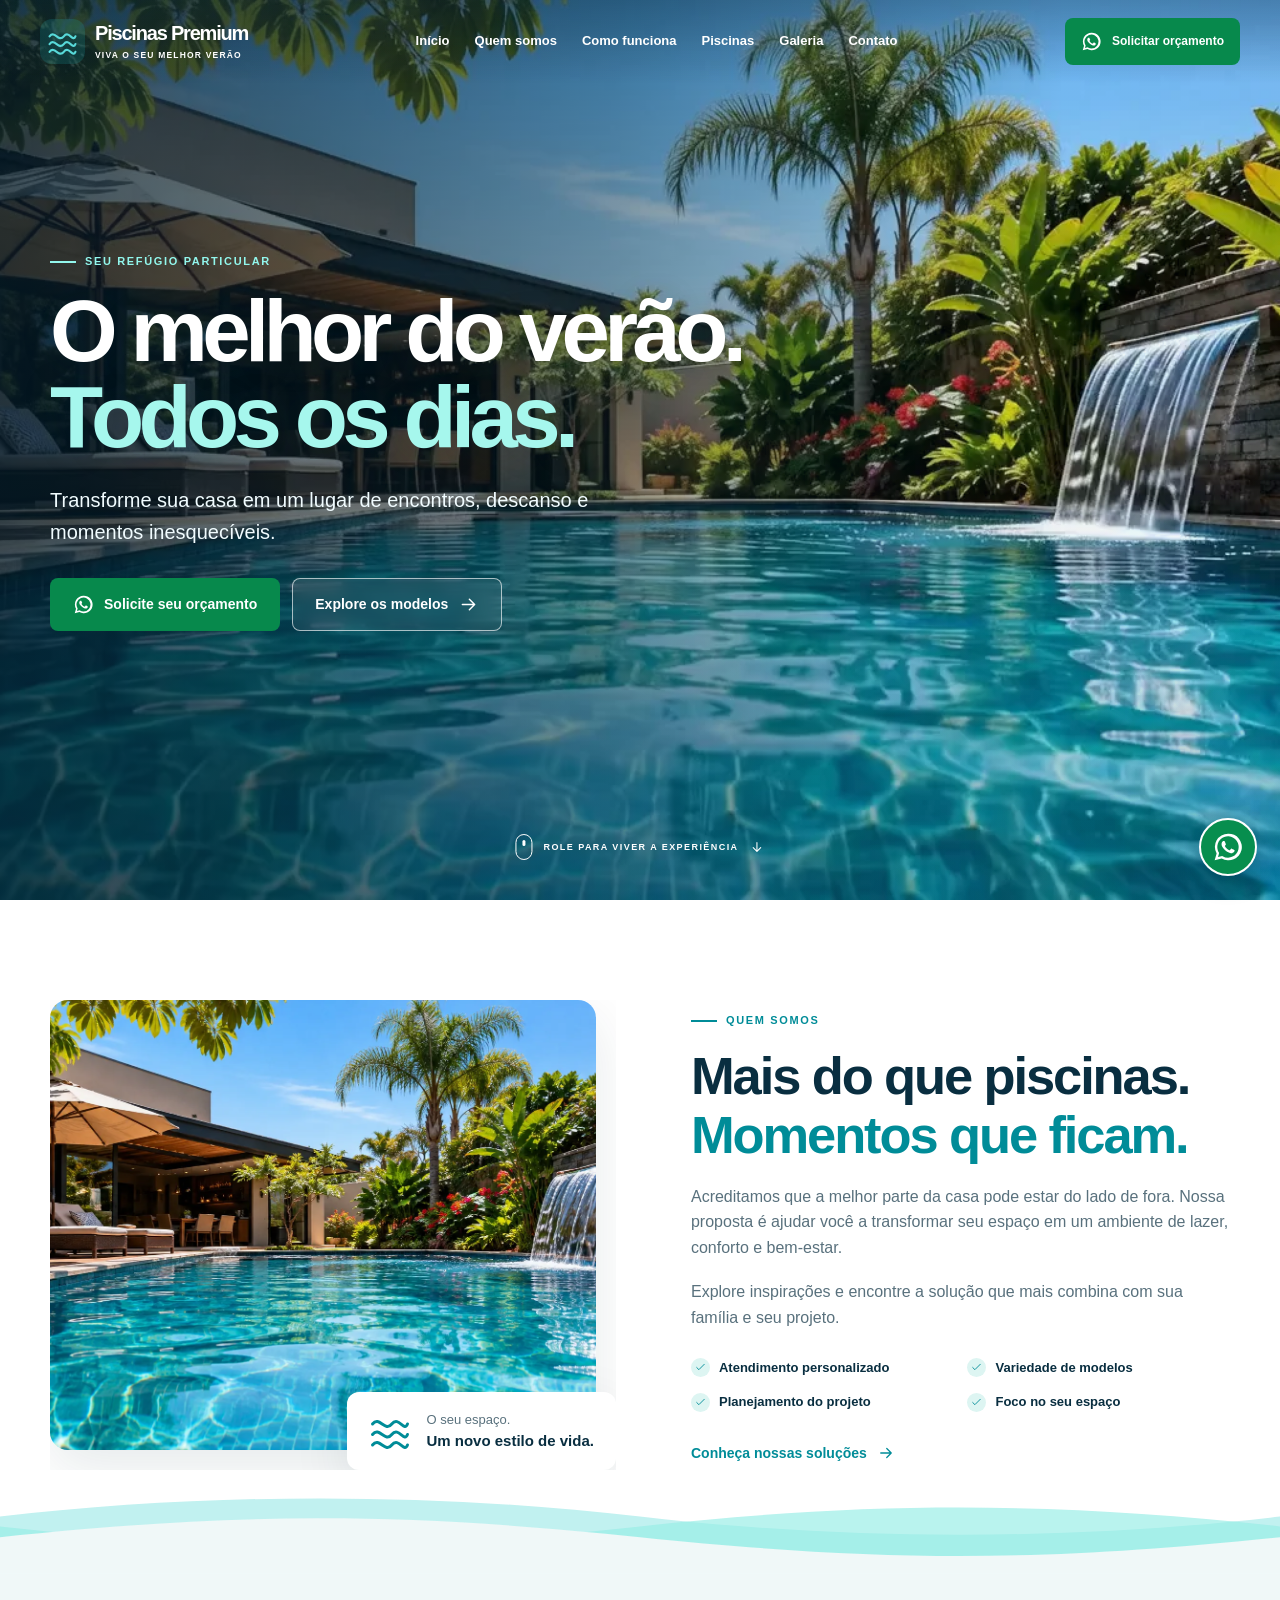
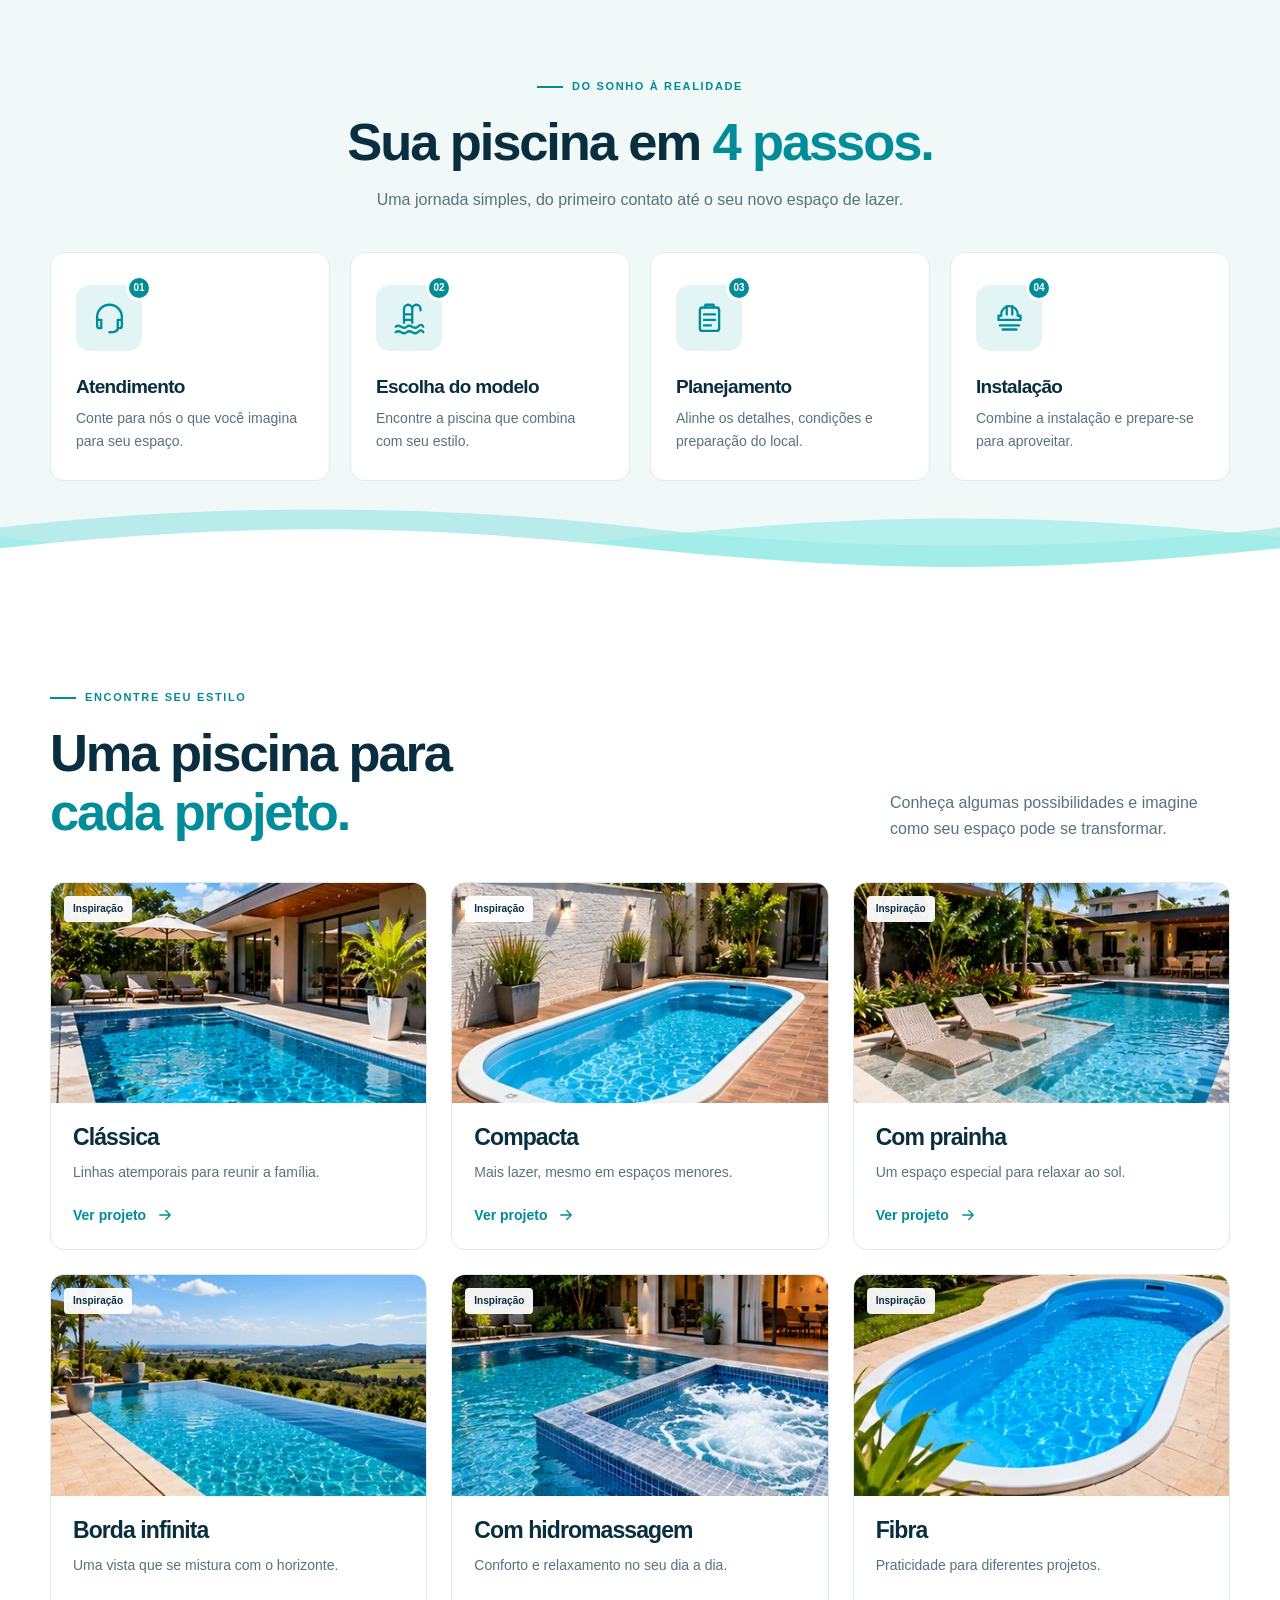
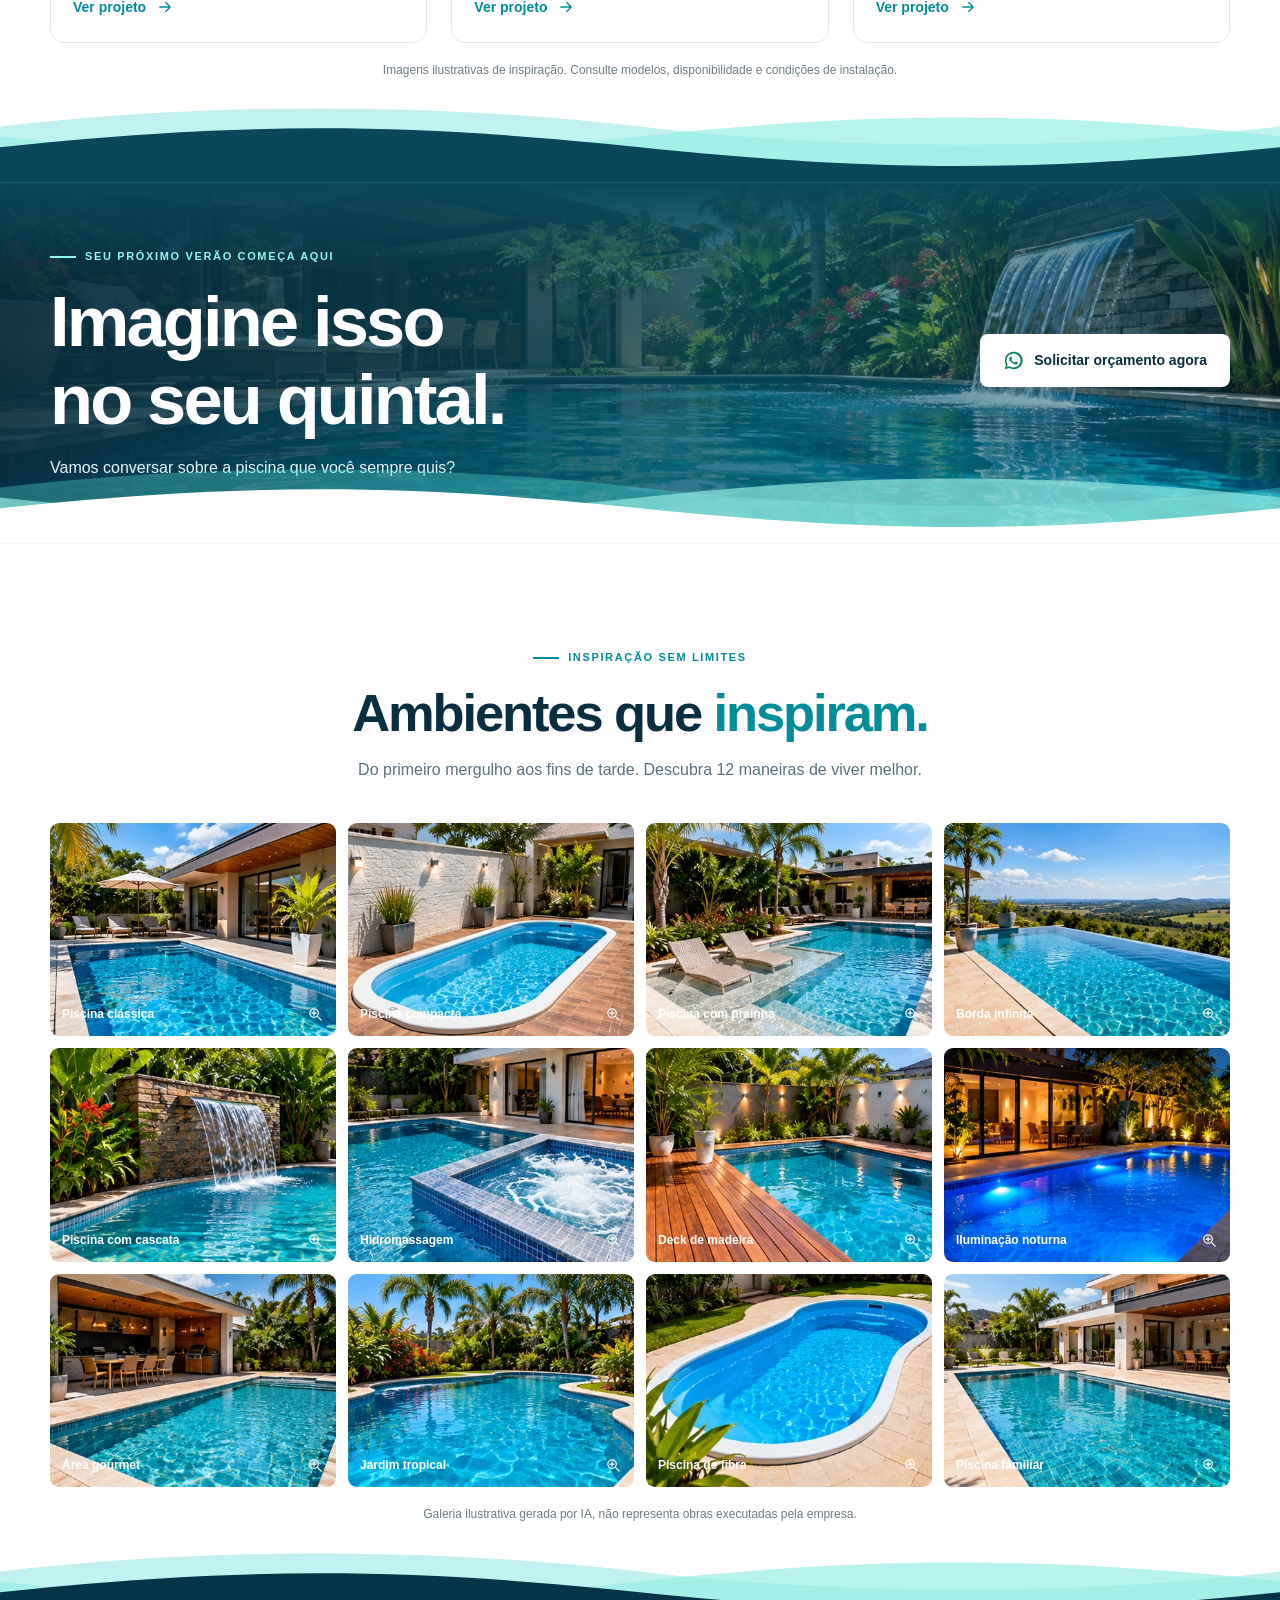
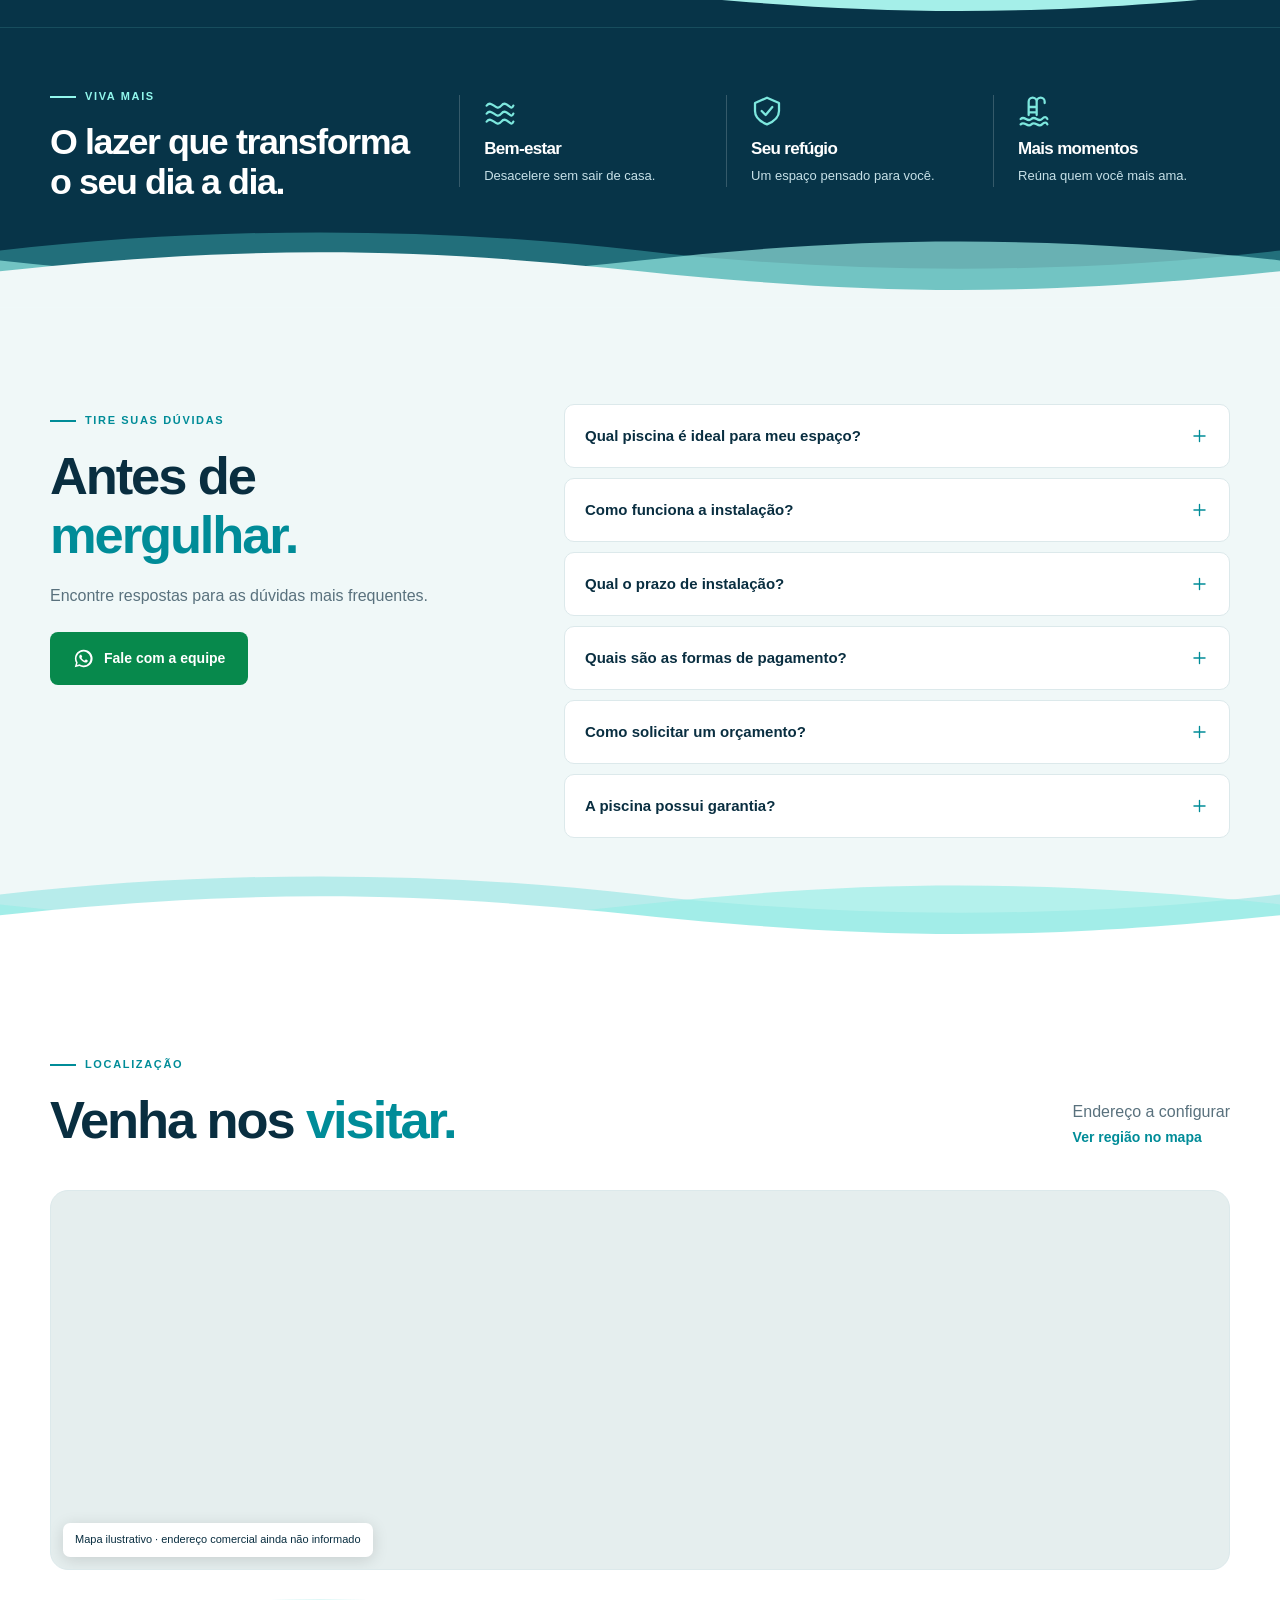
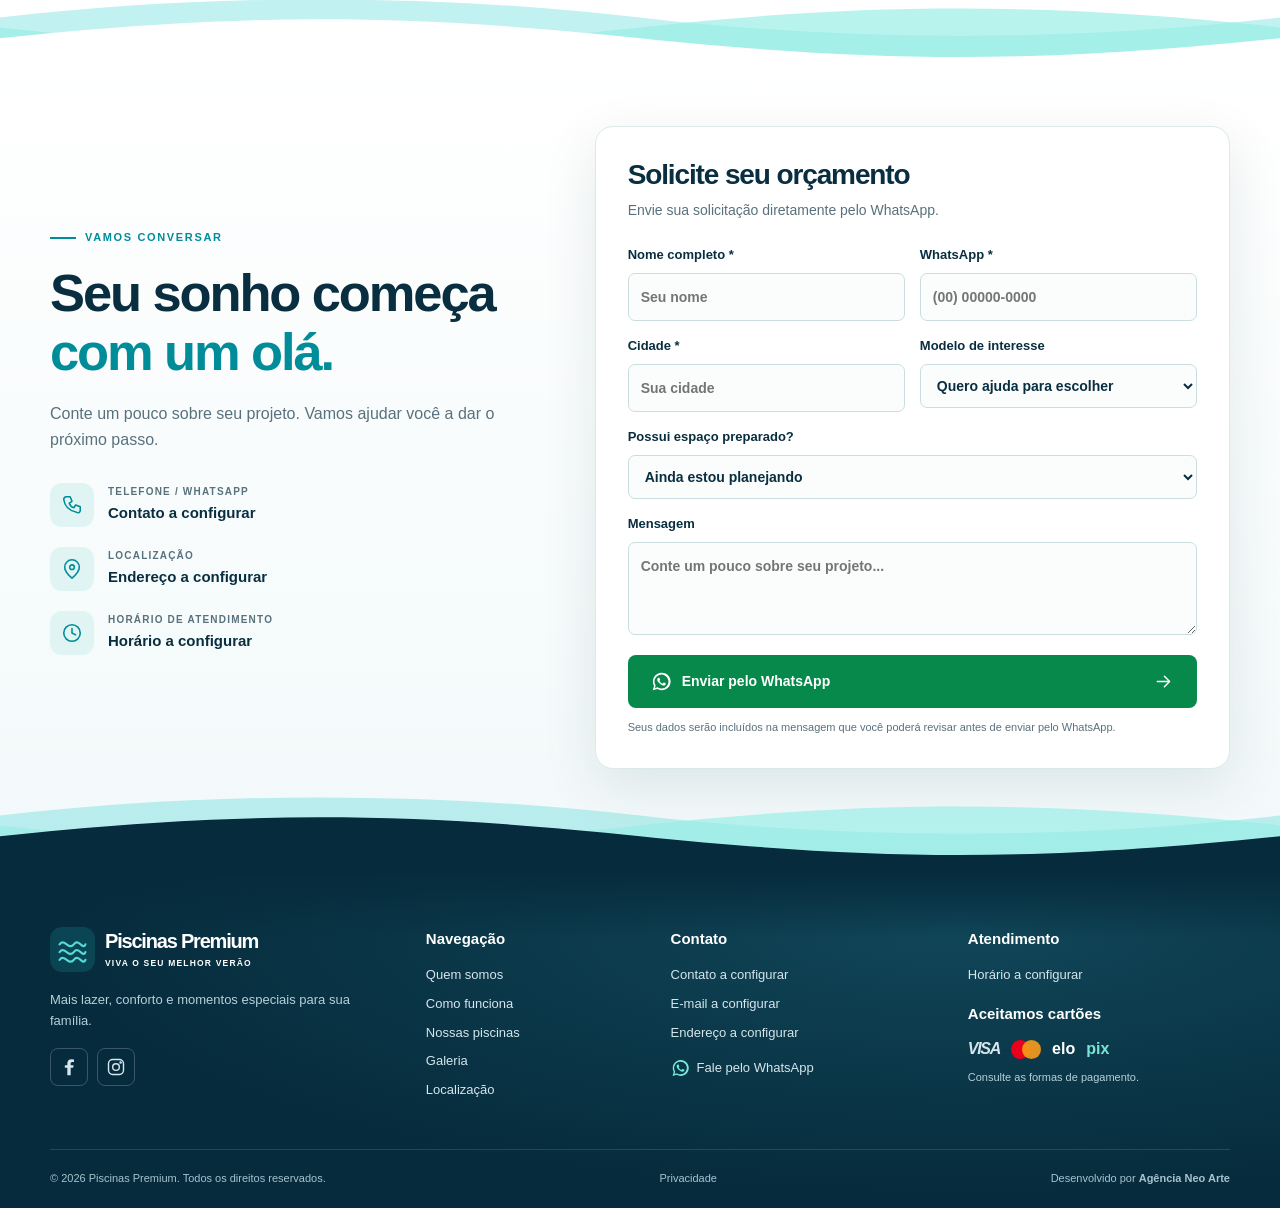
<file: index.html>
<!DOCTYPE html>

<html lang="pt-BR"><head><meta charset="utf-8"/><meta content="width=device-width,initial-scale=1" name="viewport"/><meta content="#073044" name="theme-color"/><title>Piscinas Premium | Seu refúgio de lazer</title><meta content="Inspire-se com piscinas para transformar seu espaço. Conheça modelos e solicite um orçamento." name="description"/><meta content="website" property="og:type"/><meta content="Piscinas Premium | Seu refúgio de lazer" property="og:title"/><meta content="Seu próximo verão começa aqui." property="og:description"/><meta content="assets/imagens/hero-poster.webp" property="og:image"/><link href="assets/icons/favicon.svg" rel="icon" type="image/svg+xml"/><link as="image" href="assets/imagens/hero-poster.webp" rel="preload"/><link href="assets/css/style.css?v=3" rel="stylesheet"/><script defer="" src="assets/js/config.js"></script><script defer="" src="assets/js/script.js?v=3"></script><noscript><style>.hero-track{height:100vh!important}.hero-sticky{position:relative!important}.hero-media video{display:none}.scroll-cue{display:none}</style></noscript><link href="assets/css/water.css?v=4" rel="stylesheet"/><script defer="" src="assets/js/effects.js?v=4"></script></head>
<body><svg aria-hidden="true" style="position:absolute;width:0;height:0;overflow:hidden" xmlns="http://www.w3.org/2000/svg"><symbol fill="none" id="i-wave" stroke="currentColor" stroke-linecap="round" stroke-linejoin="round" stroke-width="1.7" viewBox="0 0 24 24"><path d="M2 8c4-5 7 5 11 0s7 5 9 0M2 14c4-5 7 5 11 0s7 5 9 0M2 20c4-5 7 5 11 0s7 5 9 0"></path></symbol><symbol fill="none" id="i-arrow" stroke="currentColor" stroke-linecap="round" stroke-linejoin="round" stroke-width="1.7" viewBox="0 0 24 24"><path d="M5 12h14m-6-6 6 6-6 6"></path></symbol><symbol fill="none" id="i-down" stroke="currentColor" stroke-linecap="round" stroke-linejoin="round" stroke-width="1.7" viewBox="0 0 24 24"><path d="M12 5v14m-6-6 6 6 6-6"></path></symbol><symbol fill="none" id="i-check" stroke="currentColor" stroke-linecap="round" stroke-linejoin="round" stroke-width="1.7" viewBox="0 0 24 24"><path d="m5 12 4 4L19 6"></path></symbol><symbol fill="none" id="i-menu" stroke="currentColor" stroke-linecap="round" stroke-linejoin="round" stroke-width="1.7" viewBox="0 0 24 24"><path d="M3 6h18M3 12h18M3 18h18"></path></symbol><symbol fill="none" id="i-close" stroke="currentColor" stroke-linecap="round" stroke-linejoin="round" stroke-width="1.7" viewBox="0 0 24 24"><path d="m6 6 12 12M18 6 6 18"></path></symbol><symbol fill="none" id="i-headset" stroke="currentColor" stroke-linecap="round" stroke-linejoin="round" stroke-width="1.7" viewBox="0 0 24 24"><path d="M3 14v-3a9 9 0 0 1 18 0v3M3 13h3v6H5a2 2 0 0 1-2-2zm18 0h-3v6h1a2 2 0 0 0 2-2zm-3 6c0 2-2 3-6 3"></path></symbol><symbol fill="none" id="i-pool" stroke="currentColor" stroke-linecap="round" stroke-linejoin="round" stroke-width="1.7" viewBox="0 0 24 24"><path d="M8 15V5a3 3 0 0 1 6 0v1m0 9V5a3 3 0 0 1 6 0v1M8 9h6M8 13h6M2 18c3-3 5 3 8 0s5 3 8 0 4 0 4 0M2 22c3-3 5 3 8 0s5 3 8 0 4 0 4 0"></path></symbol><symbol fill="none" id="i-plan" stroke="currentColor" stroke-linecap="round" stroke-linejoin="round" stroke-width="1.7" viewBox="0 0 24 24"><rect height="17" rx="2" width="14" x="5" y="4"></rect><path d="M9 4V2h6v2M8 9h8m-8 4h8m-8 4h5"></path></symbol><symbol fill="none" id="i-tools" stroke="currentColor" stroke-linecap="round" stroke-linejoin="round" stroke-width="1.7" viewBox="0 0 24 24"><path d="M12 3a6 6 0 0 0-6 6v1H4v3h16v-3h-2V9a6 6 0 0 0-6-6Z"></path><path d="M10 3v6m4-6v6M5 17h14M7 20h10"></path></symbol><symbol fill="none" id="i-shield" stroke="currentColor" stroke-linecap="round" stroke-linejoin="round" stroke-width="1.7" viewBox="0 0 24 24"><path d="M12 2 3 6v6c0 5 4 8 9 10 5-2 9-5 9-10V6zM8 12l3 3 5-6"></path></symbol><symbol fill="none" id="i-pin" stroke="currentColor" stroke-linecap="round" stroke-linejoin="round" stroke-width="1.7" viewBox="0 0 24 24"><path d="M20 10c0 5-8 12-8 12S4 15 4 10a8 8 0 1 1 16 0z"></path><circle cx="12" cy="10" r="2.5"></circle></symbol><symbol fill="none" id="i-clock" stroke="currentColor" stroke-linecap="round" stroke-linejoin="round" stroke-width="1.7" viewBox="0 0 24 24"><circle cx="12" cy="12" r="9"></circle><path d="M12 7v5l4 2"></path></symbol><symbol fill="none" id="i-mail" stroke="currentColor" stroke-linecap="round" stroke-linejoin="round" stroke-width="1.7" viewBox="0 0 24 24"><rect height="14" rx="2" width="18" x="3" y="5"></rect><path d="m3 6 9 7 9-7"></path></symbol><symbol fill="none" id="i-phone" stroke="currentColor" stroke-linecap="round" stroke-linejoin="round" stroke-width="1.7" viewBox="0 0 24 24"><path d="M6 3h4l2 5-3 2c1 3 2 4 5 5l2-3 5 2v4c0 2-2 3-4 2C8 18 4 14 3 6c0-2 1-3 3-3z"></path></symbol><symbol fill="none" id="i-plus" stroke="currentColor" stroke-linecap="round" stroke-linejoin="round" stroke-width="1.7" viewBox="0 0 24 24"><path d="M12 5v14M5 12h14"></path></symbol><symbol fill="none" id="i-zoom" stroke="currentColor" stroke-linecap="round" stroke-linejoin="round" stroke-width="1.7" viewBox="0 0 24 24"><circle cx="10" cy="10" r="6"></circle><path d="m15 15 5 5M10 7v6M7 10h6"></path></symbol><symbol fill="none" id="i-left" stroke="currentColor" stroke-linecap="round" stroke-linejoin="round" stroke-width="1.7" viewBox="0 0 24 24"><path d="m15 5-7 7 7 7"></path></symbol><symbol fill="none" id="i-right" stroke="currentColor" stroke-linecap="round" stroke-linejoin="round" stroke-width="1.7" viewBox="0 0 24 24"><path d="m9 5 7 7-7 7"></path></symbol><symbol fill="none" id="i-instagram" stroke="currentColor" stroke-linecap="round" stroke-linejoin="round" stroke-width="1.7" viewBox="0 0 24 24"><rect height="18" rx="5" width="18" x="3" y="3"></rect><circle cx="12" cy="12" r="4"></circle><circle cx="17.5" cy="6.5" fill="currentColor" r=".7"></circle></symbol><symbol fill="none" id="i-facebook" stroke="currentColor" stroke-linecap="round" stroke-linejoin="round" stroke-width="1.7" viewBox="0 0 24 24"><path d="M14 22v-9h3l.5-3H14V8c0-1 .3-2 2-2h2V3a21 21 0 0 0-3-.2c-3 0-5 1.8-5 5V10H7v3h3v9z" fill="currentColor" stroke="none"></path></symbol><symbol fill="none" id="i-whatsapp" stroke="currentColor" stroke-linecap="round" stroke-linejoin="round" stroke-width="1.7" viewBox="0 0 24 24"><path d="M12.05 2a9.9 9.9 0 0 0-8.58 14.84L2 22l5.3-1.4A10 10 0 1 0 12.05 2Zm0 18a8 8 0 0 1-4.1-1.13l-.3-.18-3.14.83.84-3.05-.2-.31A8 8 0 1 1 12.05 20Zm4.4-5.98c-.24-.12-1.43-.7-1.65-.78-.22-.08-.38-.12-.54.12-.16.24-.62.78-.76.94-.14.16-.28.18-.52.06-.24-.12-1.02-.38-1.94-1.2-.72-.64-1.2-1.42-1.34-1.66-.14-.24-.02-.37.1-.49.11-.11.24-.28.36-.42.12-.14.16-.24.24-.4.08-.16.04-.3-.02-.42-.06-.12-.54-1.3-.74-1.78-.2-.46-.4-.4-.54-.4h-.46c-.16 0-.42.06-.64.3-.22.24-.84.82-.84 2s.86 2.32.98 2.48c.12.16 1.69 2.58 4.09 3.62.57.25 1.02.4 1.37.51.57.18 1.09.16 1.5.1.46-.07 1.43-.58 1.63-1.14.2-.56.2-1.04.14-1.14-.06-.1-.22-.16-.46-.28Z" fill="currentColor" stroke="none"></path></symbol><symbol fill="none" id="i-ruler" stroke="currentColor" stroke-linecap="round" stroke-linejoin="round" stroke-width="1.7" viewBox="0 0 24 24"><rect height="8" rx="2" width="18" x="3" y="8"></rect><path d="M7 8v4m5-4v3m5-3v4"></path></symbol><symbol fill="none" id="i-depth" stroke="currentColor" stroke-linecap="round" stroke-linejoin="round" stroke-width="1.7" viewBox="0 0 24 24"><path d="M12 3v18M8 7l4-4 4 4m-8 10 4 4 4-4M3 3h2m14 0h2M3 21h2m14 0h2"></path></symbol><symbol fill="none" id="i-ground" stroke="currentColor" stroke-linecap="round" stroke-linejoin="round" stroke-width="1.7" viewBox="0 0 24 24"><path d="M2 18h20M4 14h16M7 10h10M12 3v5m-3-3 3 3 3-3"></path></symbol><symbol fill="none" id="i-drop" stroke="currentColor" stroke-linecap="round" stroke-linejoin="round" stroke-width="1.7" viewBox="0 0 24 24"><path d="M12 2c4 6 8 10 8 14a8 8 0 0 1-16 0c0-4 4-8 8-14Z"></path><path d="M8 16a4 4 0 0 0 4 4"></path></symbol><symbol fill="none" id="i-layout" stroke="currentColor" stroke-linecap="round" stroke-linejoin="round" stroke-width="1.7" viewBox="0 0 24 24"><rect height="14" rx="3" width="18" x="3" y="5"></rect><path d="M8 5v14m-5-7h5"></path></symbol><symbol fill="none" id="i-filter" stroke="currentColor" stroke-linecap="round" stroke-linejoin="round" stroke-width="1.7" viewBox="0 0 24 24"><rect height="14" rx="4" width="14" x="5" y="5"></rect><path d="M9 2v3m6-3v3M9 19v3m6-3v3M9 10h6m-6 4h6"></path></symbol></svg><div aria-hidden="true" class="water-loader" id="water-loader"><div class="loader-shimmer"></div><div class="loader-center"><div class="loader-rings"><i></i><i></i><i></i><svg aria-hidden="true" class="icon"><use href="#i-wave"></use></svg></div><strong data-company="">Piscinas Premium</strong><small>MERGULHE EM UMA NOVA EXPERIÊNCIA</small><span class="loader-line"></span></div><svg class="loader-wave" preserveAspectRatio="none" viewBox="0 0 1440 120"><path d="M0 0H1440V57Q1320 115 1200 62T960 61T720 60T480 60T240 58T0 60Z" fill="currentColor"></path></svg></div><a class="skip" href="#sobre">Pular para o conteúdo</a>
<header id="header"><div class="nav-wrap"><a aria-label="Ir para início" class="brand" href="#inicio"><span class="brand-mark"><svg aria-hidden="true" class="icon"><use href="#i-wave"></use></svg></span><span><strong data-company="">Piscinas Premium</strong><small>VIVA O SEU MELHOR VERÃO</small></span></a><button aria-controls="nav" aria-expanded="false" aria-label="Abrir menu" class="menu-toggle" type="button"><svg aria-hidden="true" class="icon"><use href="#i-menu"></use></svg></button><nav aria-label="Menu principal" id="nav"><a href="#inicio">Início</a><a href="#sobre">Quem somos</a><a href="#como-funciona">Como funciona</a><a href="#modelos">Piscinas</a><a href="#galeria">Galeria</a><a href="#contato">Contato</a></nav><a class="btn btn-primary header-cta" data-message="" data-wa="" href="#contato"><svg aria-hidden="true" class="icon"><use href="#i-whatsapp"></use></svg> Solicitar orçamento</a></div></header>
<main><section aria-label="Apresentação interativa" class="hero-track" id="inicio"><div class="hero-sticky"><div class="hero-media"><video aria-hidden="true" id="hero-video" muted="" playsinline="" poster="assets/imagens/hero-poster.webp" preload="auto" tabindex="-1"><source src="assets/videos/hero.mp4" type="video/mp4"/></video></div><div class="hero-shade"></div><div aria-hidden="true" class="hero-white"></div><div class="hero-content shell"><div class="hero-copy"><div class="hero-title"><span class="eyebrow light"><span></span> SEU REFÚGIO PARTICULAR</span><h1>O melhor do verão.<br/> <em>Todos os dias.</em></h1></div><p>Transforme sua casa em um lugar de encontros, descanso e momentos inesquecíveis.</p><div class="hero-actions"><a class="btn btn-primary" data-message="" data-wa="" href="#contato"><svg aria-hidden="true" class="icon"><use href="#i-whatsapp"></use></svg> Solicite seu orçamento</a><a class="btn btn-outline" href="#modelos">Explore os modelos <svg aria-hidden="true" class="icon"><use href="#i-arrow"></use></svg></a></div></div></div><a class="scroll-cue" href="#sobre"><span class="scroll-mouse"></span><span>ROLE PARA VIVER A EXPERIÊNCIA</span><svg aria-hidden="true" class="icon"><use href="#i-down"></use></svg></a><div aria-hidden="true" class="hero-progress"><span></span></div></div></section>
<section class="section about water-section" id="sobre"><div class="shell about-grid"><div class="about-visual reveal water-photo"><img alt="Piscina em uma residência com cascata e paisagismo tropical" height="928" loading="lazy" src="assets/imagens/hero.webp" width="1648"/><div class="photo-tag"><svg aria-hidden="true" class="icon"><use href="#i-wave"></use></svg> <span>O seu espaço.<br/><strong>Um novo estilo de vida.</strong></span></div></div><div class="about-copy reveal"><span class="eyebrow"><span></span> QUEM SOMOS</span><h2>Mais do que piscinas.<br/><em>Momentos que ficam.</em></h2><p>Acreditamos que a melhor parte da casa pode estar do lado de fora. Nossa proposta é ajudar você a transformar seu espaço em um ambiente de lazer, conforto e bem-estar.</p><p>Explore inspirações e encontre a solução que mais combina com sua família e seu projeto.</p><div class="check-grid"><span><svg aria-hidden="true" class="icon"><use href="#i-check"></use></svg> Atendimento personalizado</span><span><svg aria-hidden="true" class="icon"><use href="#i-check"></use></svg> Variedade de modelos</span><span><svg aria-hidden="true" class="icon"><use href="#i-check"></use></svg> Planejamento do projeto</span><span><svg aria-hidden="true" class="icon"><use href="#i-check"></use></svg> Foco no seu espaço</span></div><a class="text-link" href="#modelos">Conheça nossas soluções <svg aria-hidden="true" class="icon"><use href="#i-arrow"></use></svg></a></div></div></section>
<section class="section process water-section" id="como-funciona"><div aria-hidden="true" class="water-boundary water-wave"><svg class="wave-back" preserveAspectRatio="none" viewBox="0 0 1600 100" focusable="false"><path d="M0 37C130 10 270 10 400 37S670 64 800 37 1070 10 1200 37 1470 64 1600 37V100H0Z"/></svg><svg class="wave-middle" preserveAspectRatio="none" viewBox="0 0 1600 100" focusable="false"><path d="M0 48C140 76 260 76 400 48S660 20 800 48 1060 76 1200 48 1460 20 1600 48V100H0Z"/></svg><svg class="wave-surface" preserveAspectRatio="none" viewBox="0 0 1600 100" focusable="false"><path d="M0 60C150 32 250 32 400 60S650 88 800 60 1050 32 1200 60 1450 88 1600 60V100H0Z"/></svg></div><div class="shell"><div class="section-heading centered reveal"><span class="eyebrow"><span></span> DO SONHO À REALIDADE</span><h2>Sua piscina em <em>4 passos.</em></h2><p>Uma jornada simples, do primeiro contato até o seu novo espaço de lazer.</p></div><div class="steps"><article class="step reveal"><div class="step-icon"><svg aria-hidden="true" class="icon"><use href="#i-headset"></use></svg><span>01</span></div><h3>Atendimento</h3><p>Conte para nós o que você imagina para seu espaço.</p></article><article class="step reveal"><div class="step-icon"><svg aria-hidden="true" class="icon"><use href="#i-pool"></use></svg><span>02</span></div><h3>Escolha do modelo</h3><p>Encontre a piscina que combina com seu estilo.</p></article><article class="step reveal"><div class="step-icon"><svg aria-hidden="true" class="icon"><use href="#i-plan"></use></svg><span>03</span></div><h3>Planejamento</h3><p>Alinhe os detalhes, condições e preparação do local.</p></article><article class="step reveal"><div class="step-icon"><svg aria-hidden="true" class="icon"><use href="#i-tools"></use></svg><span>04</span></div><h3>Instalação</h3><p>Combine a instalação e prepare-se para aproveitar.</p></article></div></div></section>
<section class="section water-section" id="modelos"><div aria-hidden="true" class="water-boundary water-wave"><svg class="wave-back" preserveAspectRatio="none" viewBox="0 0 1600 100" focusable="false"><path d="M0 37C130 10 270 10 400 37S670 64 800 37 1070 10 1200 37 1470 64 1600 37V100H0Z"/></svg><svg class="wave-middle" preserveAspectRatio="none" viewBox="0 0 1600 100" focusable="false"><path d="M0 48C140 76 260 76 400 48S660 20 800 48 1060 76 1200 48 1460 20 1600 48V100H0Z"/></svg><svg class="wave-surface" preserveAspectRatio="none" viewBox="0 0 1600 100" focusable="false"><path d="M0 60C150 32 250 32 400 60S650 88 800 60 1050 32 1200 60 1450 88 1600 60V100H0Z"/></svg></div><div class="shell"><div class="section-heading split reveal"><div><span class="eyebrow"><span></span> ENCONTRE SEU ESTILO</span><h2>Uma piscina para<br/><em>cada projeto.</em></h2></div><p>Conheça algumas possibilidades e imagine como seu espaço pode se transformar.</p></div><div class="models"><article class="model reveal"><a aria-label="Ver projeto de piscina Clássica" class="model-photo water-photo" href="projetos/classica.html"><img alt="Piscina Clássica" class="" decoding="async" height="305" loading="lazy" src="assets/imagens/classica.webp" width="408"/><span>Inspiração</span></a><div class="model-body"><a href="projetos/classica.html"><h3>Clássica</h3></a><p>Linhas atemporais para reunir a família.</p><a aria-label="Ver projeto de piscina Clássica" class="text-link" href="projetos/classica.html">Ver projeto <svg aria-hidden="true" class="icon"><use href="#i-arrow"></use></svg></a></div></article><article class="model reveal"><a aria-label="Ver projeto de piscina Compacta" class="model-photo water-photo" href="projetos/compacta.html"><img alt="Piscina Compacta" class="" decoding="async" height="305" loading="lazy" src="assets/imagens/compacta.webp" width="408"/><span>Inspiração</span></a><div class="model-body"><a href="projetos/compacta.html"><h3>Compacta</h3></a><p>Mais lazer, mesmo em espaços menores.</p><a aria-label="Ver projeto de piscina Compacta" class="text-link" href="projetos/compacta.html">Ver projeto <svg aria-hidden="true" class="icon"><use href="#i-arrow"></use></svg></a></div></article><article class="model reveal"><a aria-label="Ver projeto de piscina Com prainha" class="model-photo water-photo" href="projetos/prainha.html"><img alt="Piscina Com prainha" class="" decoding="async" height="305" loading="lazy" src="assets/imagens/prainha.webp" width="408"/><span>Inspiração</span></a><div class="model-body"><a href="projetos/prainha.html"><h3>Com prainha</h3></a><p>Um espaço especial para relaxar ao sol.</p><a aria-label="Ver projeto de piscina Com prainha" class="text-link" href="projetos/prainha.html">Ver projeto <svg aria-hidden="true" class="icon"><use href="#i-arrow"></use></svg></a></div></article><article class="model reveal"><a aria-label="Ver projeto de piscina Borda infinita" class="model-photo water-photo" href="projetos/borda-infinita.html"><img alt="Piscina Borda infinita" class="" decoding="async" height="305" loading="lazy" src="assets/imagens/borda-infinita.webp" width="408"/><span>Inspiração</span></a><div class="model-body"><a href="projetos/borda-infinita.html"><h3>Borda infinita</h3></a><p>Uma vista que se mistura com o horizonte.</p><a aria-label="Ver projeto de piscina Borda infinita" class="text-link" href="projetos/borda-infinita.html">Ver projeto <svg aria-hidden="true" class="icon"><use href="#i-arrow"></use></svg></a></div></article><article class="model reveal"><a aria-label="Ver projeto de piscina Com hidromassagem" class="model-photo water-photo" href="projetos/hidromassagem.html"><img alt="Piscina Com hidromassagem" class="" decoding="async" height="305" loading="lazy" src="assets/imagens/hidromassagem.webp" width="408"/><span>Inspiração</span></a><div class="model-body"><a href="projetos/hidromassagem.html"><h3>Com hidromassagem</h3></a><p>Conforto e relaxamento no seu dia a dia.</p><a aria-label="Ver projeto de piscina Com hidromassagem" class="text-link" href="projetos/hidromassagem.html">Ver projeto <svg aria-hidden="true" class="icon"><use href="#i-arrow"></use></svg></a></div></article><article class="model reveal"><a aria-label="Ver projeto de piscina Fibra" class="model-photo water-photo" href="projetos/fibra.html"><img alt="Piscina Fibra" class="" decoding="async" height="305" loading="lazy" src="assets/imagens/fibra.webp" width="408"/><span>Inspiração</span></a><div class="model-body"><a href="projetos/fibra.html"><h3>Fibra</h3></a><p>Praticidade para diferentes projetos.</p><a aria-label="Ver projeto de piscina Fibra" class="text-link" href="projetos/fibra.html">Ver projeto <svg aria-hidden="true" class="icon"><use href="#i-arrow"></use></svg></a></div></article></div><p class="image-note">Imagens ilustrativas de inspiração. Consulte modelos, disponibilidade e condições de instalação.</p></div></section>
<section aria-label="Solicitar orçamento" class="cta-banner water-section"><div aria-hidden="true" class="water-boundary water-wave"><svg class="wave-back" preserveAspectRatio="none" viewBox="0 0 1600 100" focusable="false"><path d="M0 37C130 10 270 10 400 37S670 64 800 37 1070 10 1200 37 1470 64 1600 37V100H0Z"/></svg><svg class="wave-middle" preserveAspectRatio="none" viewBox="0 0 1600 100" focusable="false"><path d="M0 48C140 76 260 76 400 48S660 20 800 48 1060 76 1200 48 1460 20 1600 48V100H0Z"/></svg><svg class="wave-surface" preserveAspectRatio="none" viewBox="0 0 1600 100" focusable="false"><path d="M0 60C150 32 250 32 400 60S650 88 800 60 1050 32 1200 60 1450 88 1600 60V100H0Z"/></svg></div><div class="shell cta-inner reveal"><div><span class="eyebrow light"><span></span> SEU PRÓXIMO VERÃO COMEÇA AQUI</span><h2>Imagine isso<br/>no seu quintal.</h2><p>Vamos conversar sobre a piscina que você sempre quis?</p></div><a class="btn btn-white" data-message="" data-wa="" href="#contato"><svg aria-hidden="true" class="icon"><use href="#i-whatsapp"></use></svg> Solicitar orçamento agora</a></div></section>
<section class="section gallery-section water-section" id="galeria"><div aria-hidden="true" class="water-boundary water-wave"><svg class="wave-back" preserveAspectRatio="none" viewBox="0 0 1600 100" focusable="false"><path d="M0 37C130 10 270 10 400 37S670 64 800 37 1070 10 1200 37 1470 64 1600 37V100H0Z"/></svg><svg class="wave-middle" preserveAspectRatio="none" viewBox="0 0 1600 100" focusable="false"><path d="M0 48C140 76 260 76 400 48S660 20 800 48 1060 76 1200 48 1460 20 1600 48V100H0Z"/></svg><svg class="wave-surface" preserveAspectRatio="none" viewBox="0 0 1600 100" focusable="false"><path d="M0 60C150 32 250 32 400 60S650 88 800 60 1050 32 1200 60 1450 88 1600 60V100H0Z"/></svg></div><div class="shell"><div class="section-heading centered reveal"><span class="eyebrow"><span></span> INSPIRAÇÃO SEM LIMITES</span><h2>Ambientes que <em>inspiram.</em></h2><p>Do primeiro mergulho aos fins de tarde. Descubra 12 maneiras de viver melhor.</p></div><div class="gallery"><button aria-label="Ampliar Piscina clássica" class="gallery-photo reveal water-photo" data-gallery="0" type="button"><img alt="Piscina clássica" class="" decoding="async" height="305" loading="lazy" src="assets/imagens/classica.webp" width="408"/><span>Piscina clássica <svg aria-hidden="true" class="icon"><use href="#i-zoom"></use></svg></span></button><button aria-label="Ampliar Piscina compacta" class="gallery-photo reveal water-photo" data-gallery="1" type="button"><img alt="Piscina compacta" class="" decoding="async" height="305" loading="lazy" src="assets/imagens/compacta.webp" width="408"/><span>Piscina compacta <svg aria-hidden="true" class="icon"><use href="#i-zoom"></use></svg></span></button><button aria-label="Ampliar Piscina com prainha" class="gallery-photo reveal water-photo" data-gallery="2" type="button"><img alt="Piscina com prainha" class="" decoding="async" height="305" loading="lazy" src="assets/imagens/prainha.webp" width="408"/><span>Piscina com prainha <svg aria-hidden="true" class="icon"><use href="#i-zoom"></use></svg></span></button><button aria-label="Ampliar Borda infinita" class="gallery-photo reveal water-photo" data-gallery="3" type="button"><img alt="Borda infinita" class="" decoding="async" height="305" loading="lazy" src="assets/imagens/borda-infinita.webp" width="408"/><span>Borda infinita <svg aria-hidden="true" class="icon"><use href="#i-zoom"></use></svg></span></button><button aria-label="Ampliar Piscina com cascata" class="gallery-photo reveal water-photo" data-gallery="4" type="button"><img alt="Piscina com cascata" class="" decoding="async" height="305" loading="lazy" src="assets/imagens/cascata.webp" width="408"/><span>Piscina com cascata <svg aria-hidden="true" class="icon"><use href="#i-zoom"></use></svg></span></button><button aria-label="Ampliar Hidromassagem" class="gallery-photo reveal water-photo" data-gallery="5" type="button"><img alt="Hidromassagem" class="" decoding="async" height="305" loading="lazy" src="assets/imagens/hidromassagem.webp" width="408"/><span>Hidromassagem <svg aria-hidden="true" class="icon"><use href="#i-zoom"></use></svg></span></button><button aria-label="Ampliar Deck de madeira" class="gallery-photo reveal water-photo" data-gallery="6" type="button"><img alt="Deck de madeira" class="" decoding="async" height="305" loading="lazy" src="assets/imagens/deck.webp" width="408"/><span>Deck de madeira <svg aria-hidden="true" class="icon"><use href="#i-zoom"></use></svg></span></button><button aria-label="Ampliar Iluminação noturna" class="gallery-photo reveal water-photo" data-gallery="7" type="button"><img alt="Iluminação noturna" class="" decoding="async" height="305" loading="lazy" src="assets/imagens/noturna.webp" width="408"/><span>Iluminação noturna <svg aria-hidden="true" class="icon"><use href="#i-zoom"></use></svg></span></button><button aria-label="Ampliar Área gourmet" class="gallery-photo reveal water-photo" data-gallery="8" type="button"><img alt="Área gourmet" class="" decoding="async" height="305" loading="lazy" src="assets/imagens/gourmet.webp" width="408"/><span>Área gourmet <svg aria-hidden="true" class="icon"><use href="#i-zoom"></use></svg></span></button><button aria-label="Ampliar Jardim tropical" class="gallery-photo reveal water-photo" data-gallery="9" type="button"><img alt="Jardim tropical" class="" decoding="async" height="305" loading="lazy" src="assets/imagens/tropical.webp" width="408"/><span>Jardim tropical <svg aria-hidden="true" class="icon"><use href="#i-zoom"></use></svg></span></button><button aria-label="Ampliar Piscina de fibra" class="gallery-photo reveal water-photo" data-gallery="10" type="button"><img alt="Piscina de fibra" class="" decoding="async" height="305" loading="lazy" src="assets/imagens/fibra.webp" width="408"/><span>Piscina de fibra <svg aria-hidden="true" class="icon"><use href="#i-zoom"></use></svg></span></button><button aria-label="Ampliar Piscina familiar" class="gallery-photo reveal water-photo" data-gallery="11" type="button"><img alt="Piscina familiar" class="" decoding="async" height="305" loading="lazy" src="assets/imagens/familiar.webp" width="408"/><span>Piscina familiar <svg aria-hidden="true" class="icon"><use href="#i-zoom"></use></svg></span></button></div><p class="image-note">Galeria ilustrativa gerada por IA, não representa obras executadas pela empresa.</p></div></section>
<section class="section testimonials water-section" hidden="" id="depoimentos"><div aria-hidden="true" class="water-boundary water-wave"><svg class="wave-back" preserveAspectRatio="none" viewBox="0 0 1600 100" focusable="false"><path d="M0 37C130 10 270 10 400 37S670 64 800 37 1070 10 1200 37 1470 64 1600 37V100H0Z"/></svg><svg class="wave-middle" preserveAspectRatio="none" viewBox="0 0 1600 100" focusable="false"><path d="M0 48C140 76 260 76 400 48S660 20 800 48 1060 76 1200 48 1460 20 1600 48V100H0Z"/></svg><svg class="wave-surface" preserveAspectRatio="none" viewBox="0 0 1600 100" focusable="false"><path d="M0 60C150 32 250 32 400 60S650 88 800 60 1050 32 1200 60 1450 88 1600 60V100H0Z"/></svg></div><div class="shell"><div class="section-heading centered"><span class="eyebrow"><span></span> EXPERIÊNCIAS REAIS</span><h2>Quem já <em>mergulhou.</em></h2></div><div class="testimonials-grid" id="testimonial-list"></div></div></section><section class="benefits water-section"><div aria-hidden="true" class="water-boundary water-wave"><svg class="wave-back" preserveAspectRatio="none" viewBox="0 0 1600 100" focusable="false"><path d="M0 37C130 10 270 10 400 37S670 64 800 37 1070 10 1200 37 1470 64 1600 37V100H0Z"/></svg><svg class="wave-middle" preserveAspectRatio="none" viewBox="0 0 1600 100" focusable="false"><path d="M0 48C140 76 260 76 400 48S660 20 800 48 1060 76 1200 48 1460 20 1600 48V100H0Z"/></svg><svg class="wave-surface" preserveAspectRatio="none" viewBox="0 0 1600 100" focusable="false"><path d="M0 60C150 32 250 32 400 60S650 88 800 60 1050 32 1200 60 1450 88 1600 60V100H0Z"/></svg></div><div class="shell benefits-grid"><div><span class="eyebrow light"><span></span> VIVA MAIS</span><h2>O lazer que transforma<br/>o seu dia a dia.</h2></div><article><svg aria-hidden="true" class="icon"><use href="#i-wave"></use></svg><h3>Bem-estar</h3><p>Desacelere sem sair de casa.</p></article><article><svg aria-hidden="true" class="icon"><use href="#i-shield"></use></svg><h3>Seu refúgio</h3><p>Um espaço pensado para você.</p></article><article><svg aria-hidden="true" class="icon"><use href="#i-pool"></use></svg><h3>Mais momentos</h3><p>Reúna quem você mais ama.</p></article></div></section>
<section class="section faq-section water-section"><div aria-hidden="true" class="water-boundary water-wave"><svg class="wave-back" preserveAspectRatio="none" viewBox="0 0 1600 100" focusable="false"><path d="M0 37C130 10 270 10 400 37S670 64 800 37 1070 10 1200 37 1470 64 1600 37V100H0Z"/></svg><svg class="wave-middle" preserveAspectRatio="none" viewBox="0 0 1600 100" focusable="false"><path d="M0 48C140 76 260 76 400 48S660 20 800 48 1060 76 1200 48 1460 20 1600 48V100H0Z"/></svg><svg class="wave-surface" preserveAspectRatio="none" viewBox="0 0 1600 100" focusable="false"><path d="M0 60C150 32 250 32 400 60S650 88 800 60 1050 32 1200 60 1450 88 1600 60V100H0Z"/></svg></div><div class="shell faq-grid"><div class="reveal"><span class="eyebrow"><span></span> TIRE SUAS DÚVIDAS</span><h2>Antes de <em>mergulhar.</em></h2><p>Encontre respostas para as dúvidas mais frequentes.</p><a class="btn btn-primary" data-message="" data-wa="" href="#contato"><svg aria-hidden="true" class="icon"><use href="#i-whatsapp"></use></svg> Fale com a equipe</a></div><div class="faq"><details class="reveal"><summary>Qual piscina é ideal para meu espaço?<svg aria-hidden="true" class="icon"><use href="#i-plus"></use></svg></summary><p>O tamanho, o formato e a preparação do terreno ajudam a definir o modelo ideal. Converse com a equipe para avaliar as possibilidades.</p></details><details class="reveal"><summary>Como funciona a instalação?<svg aria-hidden="true" class="icon"><use href="#i-plus"></use></svg></summary><p>As etapas e responsabilidades dependem do modelo e das condições do local. Confirme o planejamento no orçamento.</p></details><details class="reveal"><summary>Qual o prazo de instalação?<svg aria-hidden="true" class="icon"><use href="#i-plus"></use></svg></summary><p>O prazo depende da disponibilidade do modelo, do terreno e dos serviços contratados. Solicite uma previsão para seu projeto.</p></details><details class="reveal"><summary>Quais são as formas de pagamento?<svg aria-hidden="true" class="icon"><use href="#i-plus"></use></svg></summary><p>Consulte a equipe para confirmar cartões, condições e formas de pagamento disponíveis.</p></details><details class="reveal"><summary>Como solicitar um orçamento?<svg aria-hidden="true" class="icon"><use href="#i-plus"></use></svg></summary><p>Preencha o formulário ou entre em contato pelo WhatsApp para informar sua cidade e o modelo desejado.</p></details><details class="reveal"><summary>A piscina possui garantia?<svg aria-hidden="true" class="icon"><use href="#i-plus"></use></svg></summary><p>As condições de garantia variam conforme o fabricante e o serviço contratado. Confirme os detalhes antes de fechar o pedido.</p></details></div></div></section>
<section class="section location water-section" id="localizacao"><div aria-hidden="true" class="water-boundary water-wave"><svg class="wave-back" preserveAspectRatio="none" viewBox="0 0 1600 100" focusable="false"><path d="M0 37C130 10 270 10 400 37S670 64 800 37 1070 10 1200 37 1470 64 1600 37V100H0Z"/></svg><svg class="wave-middle" preserveAspectRatio="none" viewBox="0 0 1600 100" focusable="false"><path d="M0 48C140 76 260 76 400 48S660 20 800 48 1060 76 1200 48 1460 20 1600 48V100H0Z"/></svg><svg class="wave-surface" preserveAspectRatio="none" viewBox="0 0 1600 100" focusable="false"><path d="M0 60C150 32 250 32 400 60S650 88 800 60 1050 32 1200 60 1450 88 1600 60V100H0Z"/></svg></div><div class="shell"><div class="section-heading split reveal"><div><span class="eyebrow"><span></span> LOCALIZAÇÃO</span><h2>Venha nos <em>visitar.</em></h2></div><div><p data-address="">Endereço a configurar</p><a class="text-link" href="#contato" id="directions">Como chegar <svg aria-hidden="true" class="icon"><use href="#i-arrow"></use></svg></a></div></div><div class="map-wrap"><iframe allowfullscreen="" id="map" loading="lazy" referrerpolicy="no-referrer-when-downgrade" title="Localização no Google Maps"></iframe><div class="map-note" id="map-note">Mapa ilustrativo · endereço comercial ainda não informado</div></div></div></section>
<section class="section contact water-section" id="contato"><div aria-hidden="true" class="water-boundary water-wave"><svg class="wave-back" preserveAspectRatio="none" viewBox="0 0 1600 100" focusable="false"><path d="M0 37C130 10 270 10 400 37S670 64 800 37 1070 10 1200 37 1470 64 1600 37V100H0Z"/></svg><svg class="wave-middle" preserveAspectRatio="none" viewBox="0 0 1600 100" focusable="false"><path d="M0 48C140 76 260 76 400 48S660 20 800 48 1060 76 1200 48 1460 20 1600 48V100H0Z"/></svg><svg class="wave-surface" preserveAspectRatio="none" viewBox="0 0 1600 100" focusable="false"><path d="M0 60C150 32 250 32 400 60S650 88 800 60 1050 32 1200 60 1450 88 1600 60V100H0Z"/></svg></div><div class="shell contact-grid"><div class="contact-info reveal"><span class="eyebrow"><span></span> VAMOS CONVERSAR</span><h2>Seu sonho começa<br/><em>com um olá.</em></h2><p>Conte um pouco sobre seu projeto. Vamos ajudar você a dar o próximo passo.</p><div class="contact-line"><svg aria-hidden="true" class="icon"><use href="#i-phone"></use></svg><div><small>TELEFONE / WHATSAPP</small><strong data-phone="">Contato a configurar</strong></div></div><div class="contact-line"><svg aria-hidden="true" class="icon"><use href="#i-pin"></use></svg><div><small>LOCALIZAÇÃO</small><strong data-address="">Endereço a configurar</strong></div></div><div class="contact-line"><svg aria-hidden="true" class="icon"><use href="#i-clock"></use></svg><div><small>HORÁRIO DE ATENDIMENTO</small><strong data-hours="">Horário a configurar</strong></div></div></div><form class="contact-form reveal" id="contact-form"><h3>Solicite seu orçamento</h3><p>Envie sua solicitação diretamente pelo WhatsApp.</p><div class="form-grid"><label>Nome completo *<input autocomplete="name" maxlength="100" name="nome" placeholder="Seu nome" required=""/></label><label>WhatsApp *<input autocomplete="tel" maxlength="25" name="telefone" placeholder="(00) 00000-0000" required="" type="tel"/></label><label>Cidade *<input autocomplete="address-level2" maxlength="100" name="cidade" placeholder="Sua cidade" required=""/></label><label>Modelo de interesse<select id="model-select" name="modelo"><option>Quero ajuda para escolher</option><option>Clássica</option><option>Compacta</option><option>Com prainha</option><option>Borda infinita</option><option>Com hidromassagem</option><option>Fibra</option></select></label><label class="full">Possui espaço preparado?<select name="espaco"><option>Ainda estou planejando</option><option>Sim, já tenho o espaço</option><option>Não, preciso de orientação</option></select></label><label class="full">Mensagem<textarea maxlength="600" name="mensagem" placeholder="Conte um pouco sobre seu projeto..." rows="3"></textarea></label></div><button class="btn btn-primary form-submit" type="submit"><svg aria-hidden="true" class="icon"><use href="#i-whatsapp"></use></svg> Enviar pelo WhatsApp <svg aria-hidden="true" class="icon"><use href="#i-arrow"></use></svg></button><small class="privacy">Seus dados serão incluídos na mensagem que você poderá revisar antes de enviar pelo WhatsApp.</small></form></div></section>
</main><footer class="water-section"><div aria-hidden="true" class="water-boundary water-wave"><svg class="wave-back" preserveAspectRatio="none" viewBox="0 0 1600 100" focusable="false"><path d="M0 37C130 10 270 10 400 37S670 64 800 37 1070 10 1200 37 1470 64 1600 37V100H0Z"/></svg><svg class="wave-middle" preserveAspectRatio="none" viewBox="0 0 1600 100" focusable="false"><path d="M0 48C140 76 260 76 400 48S660 20 800 48 1060 76 1200 48 1460 20 1600 48V100H0Z"/></svg><svg class="wave-surface" preserveAspectRatio="none" viewBox="0 0 1600 100" focusable="false"><path d="M0 60C150 32 250 32 400 60S650 88 800 60 1050 32 1200 60 1450 88 1600 60V100H0Z"/></svg></div><div class="shell footer-grid"><div><a aria-label="Ir para início" class="brand" href="#inicio"><span class="brand-mark"><svg aria-hidden="true" class="icon"><use href="#i-wave"></use></svg></span><span><strong data-company="">Piscinas Premium</strong><small>VIVA O SEU MELHOR VERÃO</small></span></a><p>Mais lazer, conforto e momentos especiais para sua família.</p><div class="socials"><a aria-label="Facebook" data-social="facebook" href="#contato"><svg aria-hidden="true" class="icon"><use href="#i-facebook"></use></svg></a><a aria-label="Instagram" data-social="instagram" href="#contato"><svg aria-hidden="true" class="icon"><use href="#i-instagram"></use></svg></a></div></div><div><h3>Navegação</h3><a href="#sobre">Quem somos</a><a href="#como-funciona">Como funciona</a><a href="#modelos">Nossas piscinas</a><a href="#galeria">Galeria</a><a href="#localizacao">Localização</a></div><div><h3>Contato</h3><span data-phone="">Contato a configurar</span><span data-email="">E-mail a configurar</span><span data-address="">Endereço a configurar</span><a class="footer-wa" data-message="" data-wa="" href="#contato"><svg aria-hidden="true" class="icon"><use href="#i-whatsapp"></use></svg> Fale pelo WhatsApp</a></div><div><h3>Atendimento</h3><span data-hours="">Horário a configurar</span><h3 class="pay-title">Aceitamos cartões</h3><div aria-label="Bandeiras ilustrativas, confirme disponibilidade" class="payments"><span class="visa">VISA</span><span class="master" title="Mastercard"><i></i><i></i></span><span class="elo">elo</span><span class="pix">pix</span></div><small data-payment-note="">Consulte as formas de pagamento.</small></div></div><div class="shell footer-bottom"><span>© <span id="year">2026</span> <span data-company="">Piscinas Premium</span>. Todos os direitos reservados.</span><button id="privacy-open" type="button">Privacidade</button><a href="https://neoartepub.com.br/" rel="noopener" target="_blank">Desenvolvido por <strong>Agência Neo Arte</strong></a></div></footer>
<a class="floating-wa" data-message="Olá! Visitei o site e gostaria de conhecer as piscinas." data-wa="" href="#contato"><svg aria-hidden="true" class="icon"><use href="#i-whatsapp"></use></svg> </a>
<dialog class="lightbox" id="lightbox"><button aria-label="Fechar" class="light-close" type="button"><svg aria-hidden="true" class="icon"><use href="#i-close"></use></svg></button><button aria-label="Imagem anterior" class="light-prev" type="button"><svg aria-hidden="true" class="icon"><use href="#i-left"></use></svg></button><figure><img alt="" id="light-img"/><figcaption id="light-caption"></figcaption></figure><button aria-label="Próxima imagem" class="light-next" type="button"><svg aria-hidden="true" class="icon"><use href="#i-right"></use></svg></button></dialog>
<dialog class="notice" id="notice"><button aria-label="Fechar" class="notice-close" type="button"><svg aria-hidden="true" class="icon"><use href="#i-close"></use></svg></button><h3 id="notice-title">Atenção</h3><p id="notice-text"></p><textarea aria-label="Mensagem preparada" hidden="" id="notice-message" readonly=""></textarea><button class="btn btn-primary" hidden="" id="copy-message" type="button">Copiar mensagem</button></dialog>
</body></html>
</file>
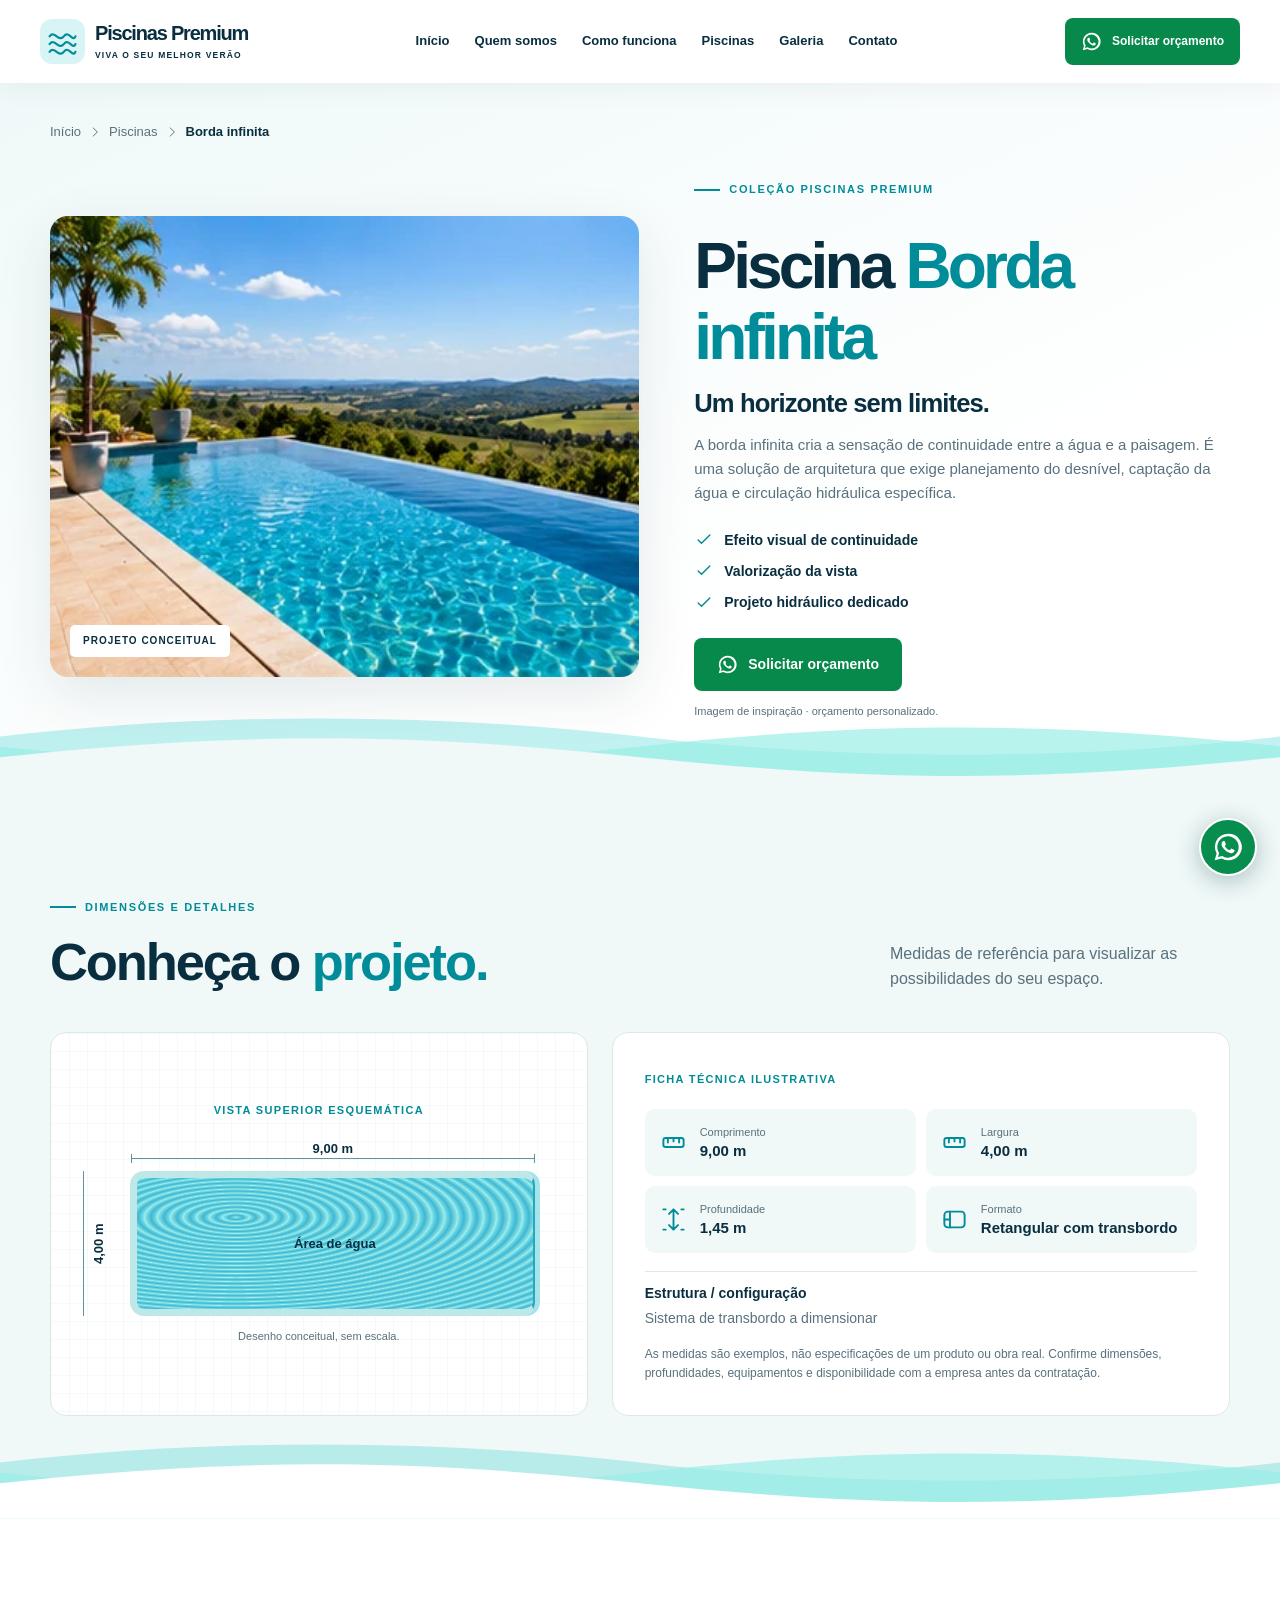
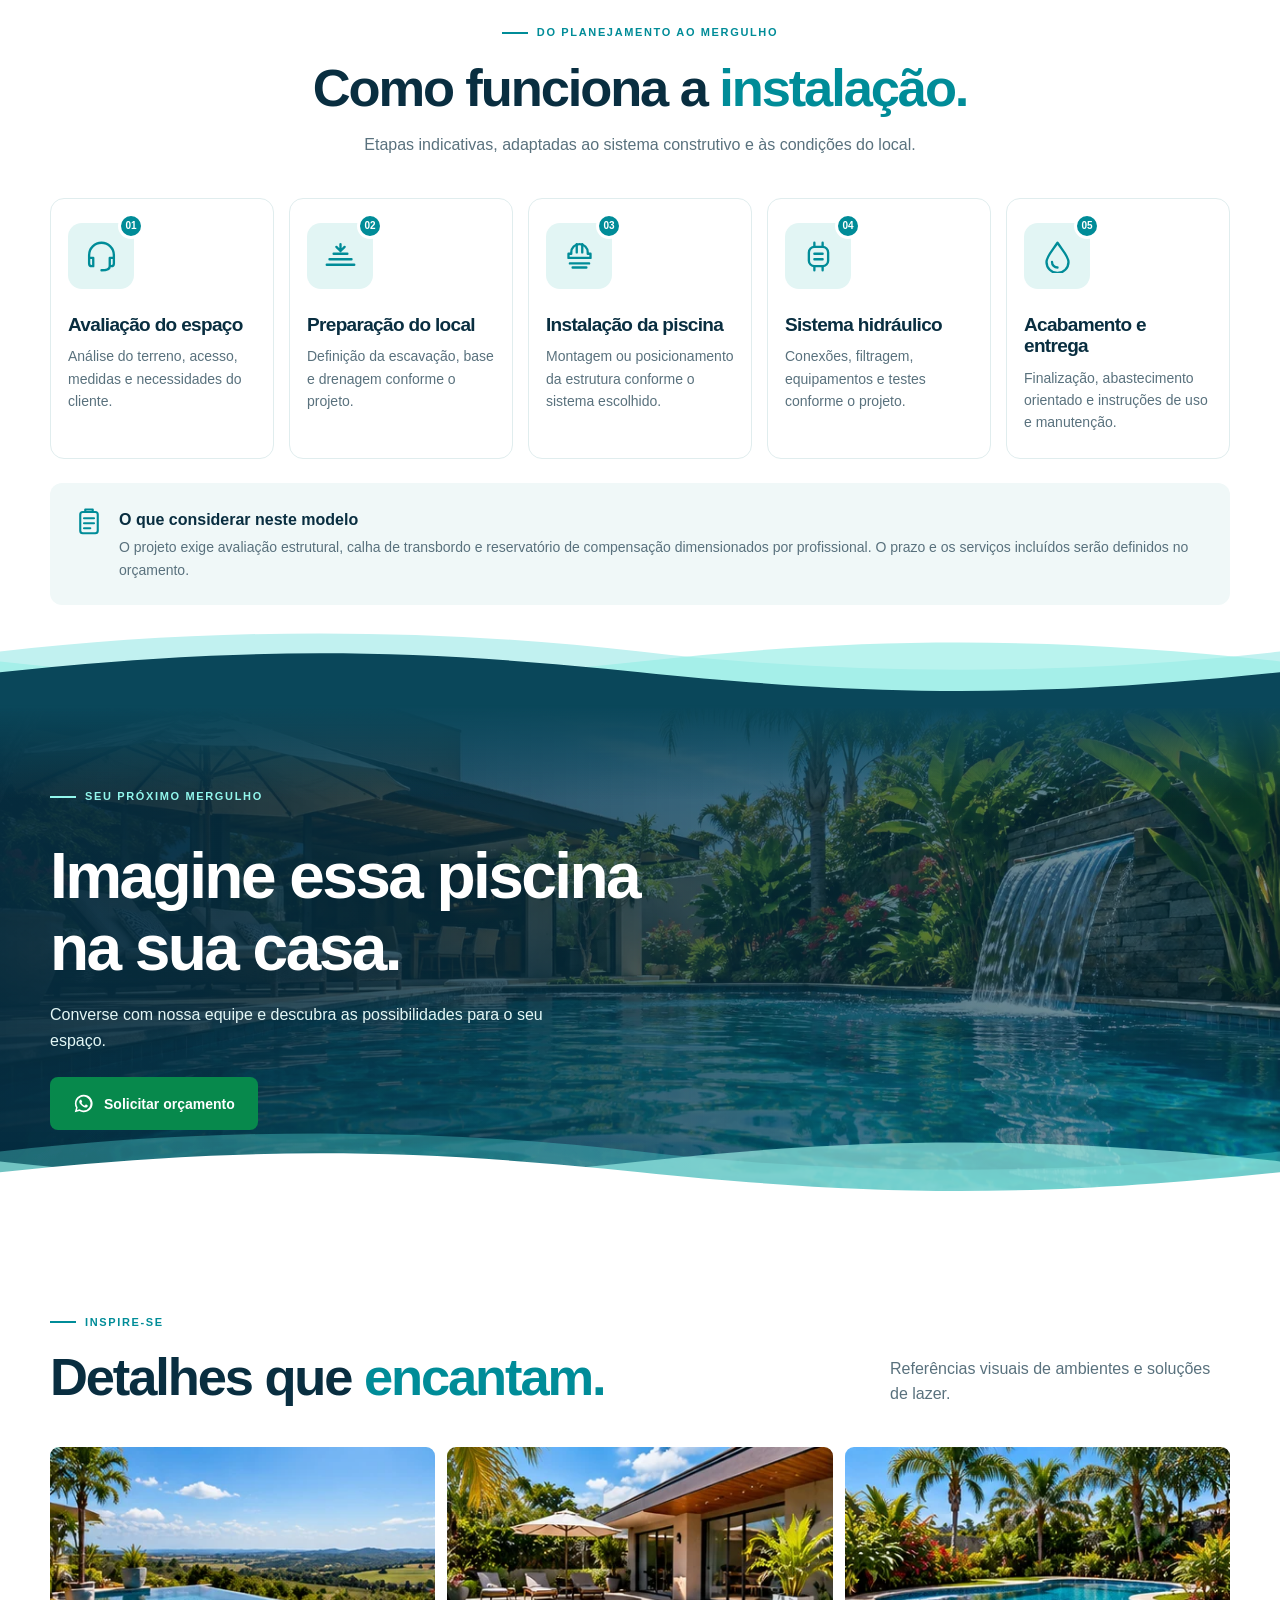
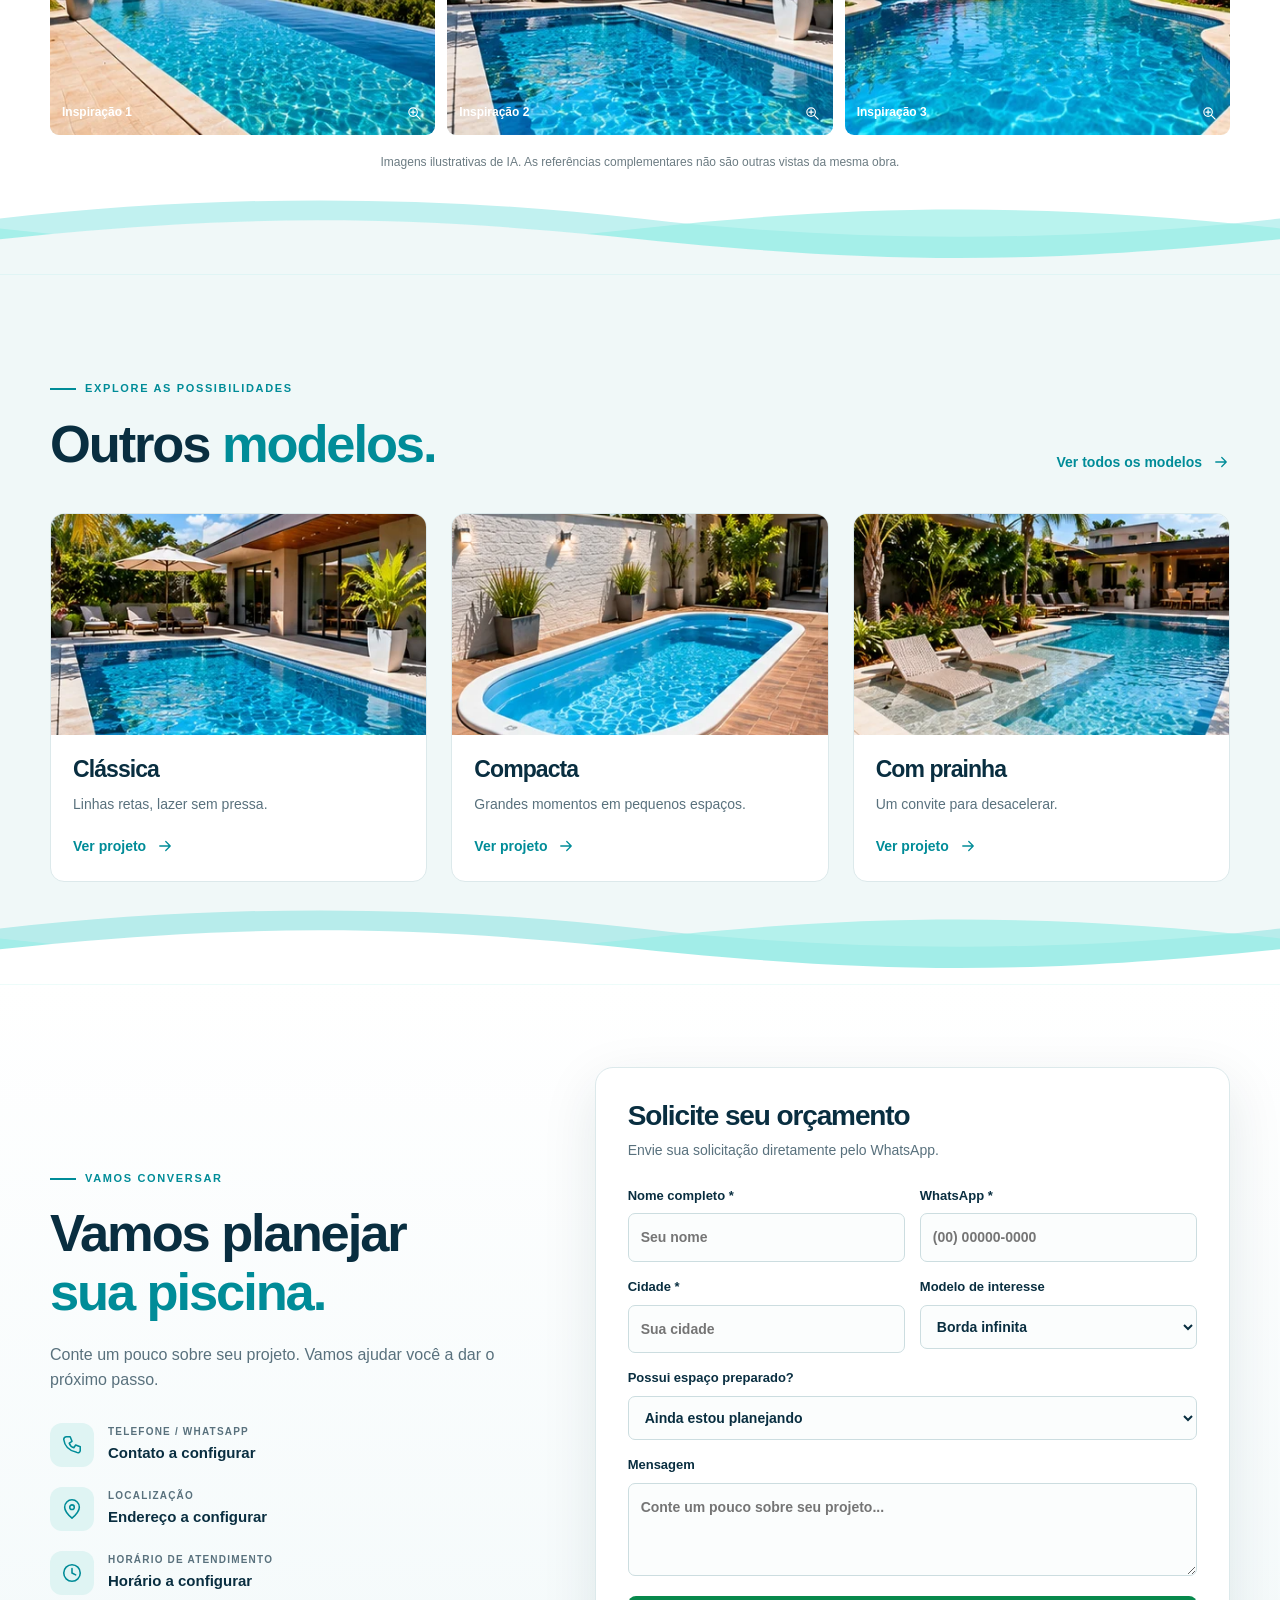
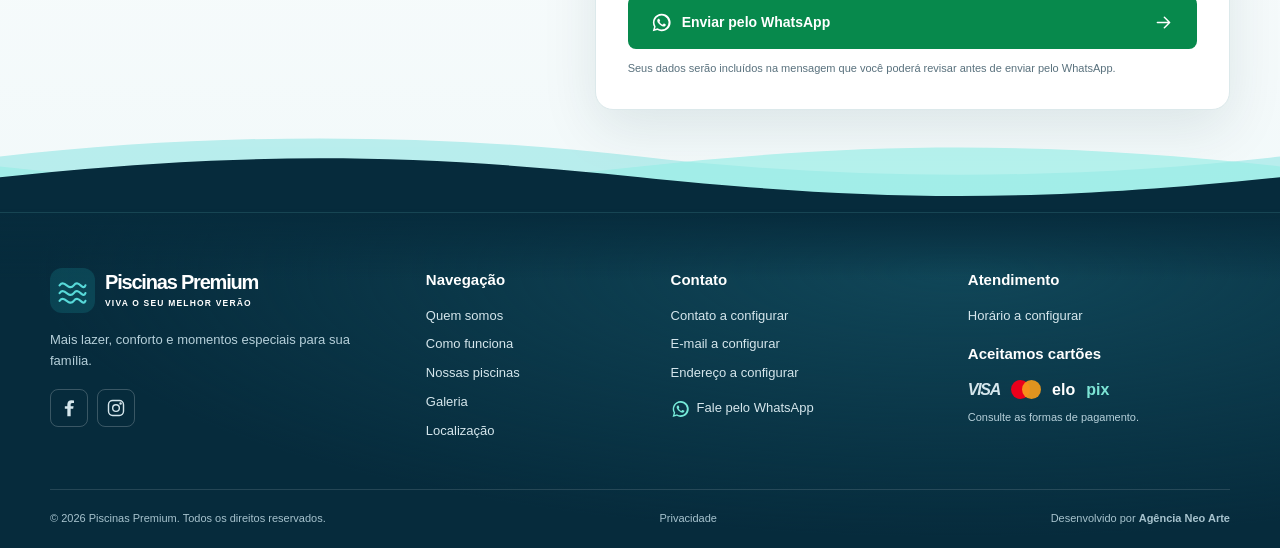
<file: projetos/borda-infinita.html>
<!DOCTYPE html>

<html lang="pt-BR"><head><meta charset="utf-8"/><meta content="width=device-width,initial-scale=1" name="viewport"/><meta content="#073044" name="theme-color"/><title>Piscina Borda infinita | Piscinas Premium</title><meta content="A borda infinita cria a sensação de continuidade entre a água e a paisagem. É uma solução de arquitetura que exige planejamento do desnível, captação da água e circulação hidráulica específica." name="description"/><meta content="website" property="og:type"/><meta content="Piscina Borda infinita | Piscinas Premium" property="og:title"/><meta content="A borda infinita cria a sensação de continuidade entre a água e a paisagem. É uma solução de arquitetura que exige planejamento do desnível, captação da água e circulação hidráulica específica." property="og:description"/><meta content="../assets/imagens/borda-infinita.webp" property="og:image"/><link href="../assets/icons/favicon.svg" rel="icon" type="image/svg+xml"/><link href="../assets/css/style.css?v=3" rel="stylesheet"/><script defer="" src="../assets/js/config.js"></script><script defer="" src="../assets/js/script.js?v=3"></script><noscript><style>.hero-track{height:100vh!important}.hero-sticky{position:relative!important}.hero-media video{display:none}.scroll-cue{display:none}</style></noscript><link href="../assets/css/water.css?v=4" rel="stylesheet"/><script defer="" src="../assets/js/effects.js?v=4"></script></head>
<body class="project-page" data-project="Borda infinita" data-project-slug="borda-infinita"><svg aria-hidden="true" style="position:absolute;width:0;height:0;overflow:hidden" xmlns="http://www.w3.org/2000/svg"><symbol fill="none" id="i-wave" stroke="currentColor" stroke-linecap="round" stroke-linejoin="round" stroke-width="1.7" viewBox="0 0 24 24"><path d="M2 8c4-5 7 5 11 0s7 5 9 0M2 14c4-5 7 5 11 0s7 5 9 0M2 20c4-5 7 5 11 0s7 5 9 0"></path></symbol><symbol fill="none" id="i-arrow" stroke="currentColor" stroke-linecap="round" stroke-linejoin="round" stroke-width="1.7" viewBox="0 0 24 24"><path d="M5 12h14m-6-6 6 6-6 6"></path></symbol><symbol fill="none" id="i-down" stroke="currentColor" stroke-linecap="round" stroke-linejoin="round" stroke-width="1.7" viewBox="0 0 24 24"><path d="M12 5v14m-6-6 6 6 6-6"></path></symbol><symbol fill="none" id="i-check" stroke="currentColor" stroke-linecap="round" stroke-linejoin="round" stroke-width="1.7" viewBox="0 0 24 24"><path d="m5 12 4 4L19 6"></path></symbol><symbol fill="none" id="i-menu" stroke="currentColor" stroke-linecap="round" stroke-linejoin="round" stroke-width="1.7" viewBox="0 0 24 24"><path d="M3 6h18M3 12h18M3 18h18"></path></symbol><symbol fill="none" id="i-close" stroke="currentColor" stroke-linecap="round" stroke-linejoin="round" stroke-width="1.7" viewBox="0 0 24 24"><path d="m6 6 12 12M18 6 6 18"></path></symbol><symbol fill="none" id="i-headset" stroke="currentColor" stroke-linecap="round" stroke-linejoin="round" stroke-width="1.7" viewBox="0 0 24 24"><path d="M3 14v-3a9 9 0 0 1 18 0v3M3 13h3v6H5a2 2 0 0 1-2-2zm18 0h-3v6h1a2 2 0 0 0 2-2zm-3 6c0 2-2 3-6 3"></path></symbol><symbol fill="none" id="i-pool" stroke="currentColor" stroke-linecap="round" stroke-linejoin="round" stroke-width="1.7" viewBox="0 0 24 24"><path d="M8 15V5a3 3 0 0 1 6 0v1m0 9V5a3 3 0 0 1 6 0v1M8 9h6M8 13h6M2 18c3-3 5 3 8 0s5 3 8 0 4 0 4 0M2 22c3-3 5 3 8 0s5 3 8 0 4 0 4 0"></path></symbol><symbol fill="none" id="i-plan" stroke="currentColor" stroke-linecap="round" stroke-linejoin="round" stroke-width="1.7" viewBox="0 0 24 24"><rect height="17" rx="2" width="14" x="5" y="4"></rect><path d="M9 4V2h6v2M8 9h8m-8 4h8m-8 4h5"></path></symbol><symbol fill="none" id="i-tools" stroke="currentColor" stroke-linecap="round" stroke-linejoin="round" stroke-width="1.7" viewBox="0 0 24 24"><path d="M12 3a6 6 0 0 0-6 6v1H4v3h16v-3h-2V9a6 6 0 0 0-6-6Z"></path><path d="M10 3v6m4-6v6M5 17h14M7 20h10"></path></symbol><symbol fill="none" id="i-shield" stroke="currentColor" stroke-linecap="round" stroke-linejoin="round" stroke-width="1.7" viewBox="0 0 24 24"><path d="M12 2 3 6v6c0 5 4 8 9 10 5-2 9-5 9-10V6zM8 12l3 3 5-6"></path></symbol><symbol fill="none" id="i-pin" stroke="currentColor" stroke-linecap="round" stroke-linejoin="round" stroke-width="1.7" viewBox="0 0 24 24"><path d="M20 10c0 5-8 12-8 12S4 15 4 10a8 8 0 1 1 16 0z"></path><circle cx="12" cy="10" r="2.5"></circle></symbol><symbol fill="none" id="i-clock" stroke="currentColor" stroke-linecap="round" stroke-linejoin="round" stroke-width="1.7" viewBox="0 0 24 24"><circle cx="12" cy="12" r="9"></circle><path d="M12 7v5l4 2"></path></symbol><symbol fill="none" id="i-mail" stroke="currentColor" stroke-linecap="round" stroke-linejoin="round" stroke-width="1.7" viewBox="0 0 24 24"><rect height="14" rx="2" width="18" x="3" y="5"></rect><path d="m3 6 9 7 9-7"></path></symbol><symbol fill="none" id="i-phone" stroke="currentColor" stroke-linecap="round" stroke-linejoin="round" stroke-width="1.7" viewBox="0 0 24 24"><path d="M6 3h4l2 5-3 2c1 3 2 4 5 5l2-3 5 2v4c0 2-2 3-4 2C8 18 4 14 3 6c0-2 1-3 3-3z"></path></symbol><symbol fill="none" id="i-plus" stroke="currentColor" stroke-linecap="round" stroke-linejoin="round" stroke-width="1.7" viewBox="0 0 24 24"><path d="M12 5v14M5 12h14"></path></symbol><symbol fill="none" id="i-zoom" stroke="currentColor" stroke-linecap="round" stroke-linejoin="round" stroke-width="1.7" viewBox="0 0 24 24"><circle cx="10" cy="10" r="6"></circle><path d="m15 15 5 5M10 7v6M7 10h6"></path></symbol><symbol fill="none" id="i-left" stroke="currentColor" stroke-linecap="round" stroke-linejoin="round" stroke-width="1.7" viewBox="0 0 24 24"><path d="m15 5-7 7 7 7"></path></symbol><symbol fill="none" id="i-right" stroke="currentColor" stroke-linecap="round" stroke-linejoin="round" stroke-width="1.7" viewBox="0 0 24 24"><path d="m9 5 7 7-7 7"></path></symbol><symbol fill="none" id="i-instagram" stroke="currentColor" stroke-linecap="round" stroke-linejoin="round" stroke-width="1.7" viewBox="0 0 24 24"><rect height="18" rx="5" width="18" x="3" y="3"></rect><circle cx="12" cy="12" r="4"></circle><circle cx="17.5" cy="6.5" fill="currentColor" r=".7"></circle></symbol><symbol fill="none" id="i-facebook" stroke="currentColor" stroke-linecap="round" stroke-linejoin="round" stroke-width="1.7" viewBox="0 0 24 24"><path d="M14 22v-9h3l.5-3H14V8c0-1 .3-2 2-2h2V3a21 21 0 0 0-3-.2c-3 0-5 1.8-5 5V10H7v3h3v9z" fill="currentColor" stroke="none"></path></symbol><symbol fill="none" id="i-whatsapp" stroke="currentColor" stroke-linecap="round" stroke-linejoin="round" stroke-width="1.7" viewBox="0 0 24 24"><path d="M12.05 2a9.9 9.9 0 0 0-8.58 14.84L2 22l5.3-1.4A10 10 0 1 0 12.05 2Zm0 18a8 8 0 0 1-4.1-1.13l-.3-.18-3.14.83.84-3.05-.2-.31A8 8 0 1 1 12.05 20Zm4.4-5.98c-.24-.12-1.43-.7-1.65-.78-.22-.08-.38-.12-.54.12-.16.24-.62.78-.76.94-.14.16-.28.18-.52.06-.24-.12-1.02-.38-1.94-1.2-.72-.64-1.2-1.42-1.34-1.66-.14-.24-.02-.37.1-.49.11-.11.24-.28.36-.42.12-.14.16-.24.24-.4.08-.16.04-.3-.02-.42-.06-.12-.54-1.3-.74-1.78-.2-.46-.4-.4-.54-.4h-.46c-.16 0-.42.06-.64.3-.22.24-.84.82-.84 2s.86 2.32.98 2.48c.12.16 1.69 2.58 4.09 3.62.57.25 1.02.4 1.37.51.57.18 1.09.16 1.5.1.46-.07 1.43-.58 1.63-1.14.2-.56.2-1.04.14-1.14-.06-.1-.22-.16-.46-.28Z" fill="currentColor" stroke="none"></path></symbol><symbol fill="none" id="i-ruler" stroke="currentColor" stroke-linecap="round" stroke-linejoin="round" stroke-width="1.7" viewBox="0 0 24 24"><rect height="8" rx="2" width="18" x="3" y="8"></rect><path d="M7 8v4m5-4v3m5-3v4"></path></symbol><symbol fill="none" id="i-depth" stroke="currentColor" stroke-linecap="round" stroke-linejoin="round" stroke-width="1.7" viewBox="0 0 24 24"><path d="M12 3v18M8 7l4-4 4 4m-8 10 4 4 4-4M3 3h2m14 0h2M3 21h2m14 0h2"></path></symbol><symbol fill="none" id="i-ground" stroke="currentColor" stroke-linecap="round" stroke-linejoin="round" stroke-width="1.7" viewBox="0 0 24 24"><path d="M2 18h20M4 14h16M7 10h10M12 3v5m-3-3 3 3 3-3"></path></symbol><symbol fill="none" id="i-drop" stroke="currentColor" stroke-linecap="round" stroke-linejoin="round" stroke-width="1.7" viewBox="0 0 24 24"><path d="M12 2c4 6 8 10 8 14a8 8 0 0 1-16 0c0-4 4-8 8-14Z"></path><path d="M8 16a4 4 0 0 0 4 4"></path></symbol><symbol fill="none" id="i-layout" stroke="currentColor" stroke-linecap="round" stroke-linejoin="round" stroke-width="1.7" viewBox="0 0 24 24"><rect height="14" rx="3" width="18" x="3" y="5"></rect><path d="M8 5v14m-5-7h5"></path></symbol><symbol fill="none" id="i-filter" stroke="currentColor" stroke-linecap="round" stroke-linejoin="round" stroke-width="1.7" viewBox="0 0 24 24"><rect height="14" rx="4" width="14" x="5" y="5"></rect><path d="M9 2v3m6-3v3M9 19v3m6-3v3M9 10h6m-6 4h6"></path></symbol></svg><div aria-hidden="true" class="water-loader" id="water-loader"><div class="loader-shimmer"></div><div class="loader-center"><div class="loader-rings"><i></i><i></i><i></i><svg aria-hidden="true" class="icon"><use href="#i-wave"></use></svg></div><strong data-company="">Piscinas Premium</strong><small>MERGULHE EM UMA NOVA EXPERIÊNCIA</small><span class="loader-line"></span></div><svg class="loader-wave" preserveAspectRatio="none" viewBox="0 0 1440 120"><path d="M0 0H1440V57Q1320 115 1200 62T960 61T720 60T480 60T240 58T0 60Z" fill="currentColor"></path></svg></div><a class="skip" href="#projeto">Pular para o conteúdo</a>
<header class="solid" id="header"><div class="nav-wrap"><a aria-label="Ir para início" class="brand" href="../index.html#inicio"><span class="brand-mark"><svg aria-hidden="true" class="icon"><use href="#i-wave"></use></svg></span><span><strong data-company="">Piscinas Premium</strong><small>VIVA O SEU MELHOR VERÃO</small></span></a><button aria-controls="nav" aria-expanded="false" aria-label="Abrir menu" class="menu-toggle" type="button"><svg aria-hidden="true" class="icon"><use href="#i-menu"></use></svg></button><nav aria-label="Menu principal" id="nav"><a href="../index.html#inicio">Início</a><a href="../index.html#sobre">Quem somos</a><a href="../index.html#como-funciona">Como funciona</a><a href="../index.html#modelos">Piscinas</a><a href="../index.html#galeria">Galeria</a><a href="#contato">Contato</a></nav><a class="btn btn-primary header-cta" data-message="Olá! Gostaria de informações e orçamento para o projeto de piscina Borda infinita." data-wa="" href="#contato"><svg aria-hidden="true" class="icon"><use href="#i-whatsapp"></use></svg> Solicitar orçamento</a></div></header>
<main id="projeto"><section class="project-intro"><div class="shell"><div class="breadcrumbs"><a href="../index.html">Início</a><svg aria-hidden="true" class="icon"><use href="#i-right"></use></svg><a href="../index.html#modelos">Piscinas</a><svg aria-hidden="true" class="icon"><use href="#i-right"></use></svg><span>Borda infinita</span></div><div class="project-grid"><div class="project-photo water-photo"><img alt="Piscina Borda infinita em ambiente residencial — imagem ilustrativa" fetchpriority="high" height="305" src="../assets/imagens/borda-infinita.webp" width="408"/><span class="project-photo-tag">PROJETO CONCEITUAL</span></div><div class="project-copy"><span class="eyebrow"><span></span> COLEÇÃO PISCINAS PREMIUM</span><h1>Piscina <em>Borda infinita</em></h1><h2>Um horizonte sem limites.</h2><p>A borda infinita cria a sensação de continuidade entre a água e a paisagem. É uma solução de arquitetura que exige planejamento do desnível, captação da água e circulação hidráulica específica.</p><ul class="project-checks"><li><svg aria-hidden="true" class="icon"><use href="#i-check"></use></svg> Efeito visual de continuidade</li><li><svg aria-hidden="true" class="icon"><use href="#i-check"></use></svg> Valorização da vista</li><li><svg aria-hidden="true" class="icon"><use href="#i-check"></use></svg> Projeto hidráulico dedicado</li></ul><a class="btn btn-primary" data-message="Olá! Gostaria de informações e orçamento para o projeto de piscina Borda infinita." data-wa="" href="#contato"><svg aria-hidden="true" class="icon"><use href="#i-whatsapp"></use></svg> Solicitar orçamento</a><small>Imagem de inspiração · orçamento personalizado.</small></div></div></div></section>
<section class="section project-technical water-section"><div aria-hidden="true" class="water-boundary water-wave"><svg class="wave-back" preserveAspectRatio="none" viewBox="0 0 1600 100" focusable="false"><path d="M0 37C130 10 270 10 400 37S670 64 800 37 1070 10 1200 37 1470 64 1600 37V100H0Z"/></svg><svg class="wave-middle" preserveAspectRatio="none" viewBox="0 0 1600 100" focusable="false"><path d="M0 48C140 76 260 76 400 48S660 20 800 48 1060 76 1200 48 1460 20 1600 48V100H0Z"/></svg><svg class="wave-surface" preserveAspectRatio="none" viewBox="0 0 1600 100" focusable="false"><path d="M0 60C150 32 250 32 400 60S650 88 800 60 1050 32 1200 60 1450 88 1600 60V100H0Z"/></svg></div><div class="shell"><div class="section-heading split reveal"><div><span class="eyebrow"><span></span> DIMENSÕES E DETALHES</span><h2>Conheça o <em>projeto.</em></h2></div><p>Medidas de referência para visualizar as possibilidades do seu espaço.</p></div><div class="technical-grid"><div class="pool-plan reveal"><div class="plan-label">VISTA SUPERIOR ESQUEMÁTICA</div><div class="plan-dimension plan-length"><span>9,00 m</span></div><div class="plan-body"><div class="plan-dimension plan-width"><span>4,00 m</span></div><div class="plan-water borda-infinita"><span>Área de água</span></div></div><small>Desenho conceitual, sem escala.</small></div><div class="spec-panel reveal"><span class="spec-kicker">FICHA TÉCNICA ILUSTRATIVA</span><div class="spec-grid"><div class="spec"><svg aria-hidden="true" class="icon"><use href="#i-ruler"></use></svg><div><small>Comprimento</small><strong>9,00 m</strong></div></div><div class="spec"><svg aria-hidden="true" class="icon"><use href="#i-ruler"></use></svg><div><small>Largura</small><strong>4,00 m</strong></div></div><div class="spec"><svg aria-hidden="true" class="icon"><use href="#i-depth"></use></svg><div><small>Profundidade</small><strong>1,45 m</strong></div></div><div class="spec"><svg aria-hidden="true" class="icon"><use href="#i-layout"></use></svg><div><small>Formato</small><strong>Retangular com transbordo</strong></div></div></div><div class="material"><strong>Estrutura / configuração</strong><p>Sistema de transbordo a dimensionar</p></div><p class="project-disclaimer">As medidas são exemplos, não especificações de um produto ou obra real. Confirme dimensões, profundidades, equipamentos e disponibilidade com a empresa antes da contratação.</p></div></div></div></section>
<section class="section water-section project-install"><div aria-hidden="true" class="water-boundary water-wave"><svg class="wave-back" preserveAspectRatio="none" viewBox="0 0 1600 100" focusable="false"><path d="M0 37C130 10 270 10 400 37S670 64 800 37 1070 10 1200 37 1470 64 1600 37V100H0Z"/></svg><svg class="wave-middle" preserveAspectRatio="none" viewBox="0 0 1600 100" focusable="false"><path d="M0 48C140 76 260 76 400 48S660 20 800 48 1060 76 1200 48 1460 20 1600 48V100H0Z"/></svg><svg class="wave-surface" preserveAspectRatio="none" viewBox="0 0 1600 100" focusable="false"><path d="M0 60C150 32 250 32 400 60S650 88 800 60 1050 32 1200 60 1450 88 1600 60V100H0Z"/></svg></div><div class="shell"><div class="section-heading centered reveal"><span class="eyebrow"><span></span> DO PLANEJAMENTO AO MERGULHO</span><h2>Como funciona a <em>instalação.</em></h2><p>Etapas indicativas, adaptadas ao sistema construtivo e às condições do local.</p></div><div class="steps project-steps"><article class="step reveal"><div class="step-icon"><svg aria-hidden="true" class="icon"><use href="#i-headset"></use></svg><span>01</span></div><h3>Avaliação do espaço</h3><p>Análise do terreno, acesso, medidas e necessidades do cliente.</p></article><article class="step reveal"><div class="step-icon"><svg aria-hidden="true" class="icon"><use href="#i-ground"></use></svg><span>02</span></div><h3>Preparação do local</h3><p>Definição da escavação, base e drenagem conforme o projeto.</p></article><article class="step reveal"><div class="step-icon"><svg aria-hidden="true" class="icon"><use href="#i-tools"></use></svg><span>03</span></div><h3>Instalação da piscina</h3><p>Montagem ou posicionamento da estrutura conforme o sistema escolhido.</p></article><article class="step reveal"><div class="step-icon"><svg aria-hidden="true" class="icon"><use href="#i-filter"></use></svg><span>04</span></div><h3>Sistema hidráulico</h3><p>Conexões, filtragem, equipamentos e testes conforme o projeto.</p></article><article class="step reveal"><div class="step-icon"><svg aria-hidden="true" class="icon"><use href="#i-drop"></use></svg><span>05</span></div><h3>Acabamento e entrega</h3><p>Finalização, abastecimento orientado e instruções de uso e manutenção.</p></article></div><div class="install-note reveal"><svg aria-hidden="true" class="icon"><use href="#i-plan"></use></svg><div><strong>O que considerar neste modelo</strong><p>O projeto exige avaliação estrutural, calha de transbordo e reservatório de compensação dimensionados por profissional. O prazo e os serviços incluídos serão definidos no orçamento.</p></div></div></div></section>
<section class="project-cta water-section"><div aria-hidden="true" class="water-boundary water-wave"><svg class="wave-back" preserveAspectRatio="none" viewBox="0 0 1600 100" focusable="false"><path d="M0 37C130 10 270 10 400 37S670 64 800 37 1070 10 1200 37 1470 64 1600 37V100H0Z"/></svg><svg class="wave-middle" preserveAspectRatio="none" viewBox="0 0 1600 100" focusable="false"><path d="M0 48C140 76 260 76 400 48S660 20 800 48 1060 76 1200 48 1460 20 1600 48V100H0Z"/></svg><svg class="wave-surface" preserveAspectRatio="none" viewBox="0 0 1600 100" focusable="false"><path d="M0 60C150 32 250 32 400 60S650 88 800 60 1050 32 1200 60 1450 88 1600 60V100H0Z"/></svg></div><div class="shell reveal"><span class="eyebrow light"><span></span> SEU PRÓXIMO MERGULHO</span><h2>Imagine essa piscina<br/>na sua casa.</h2><p>Converse com nossa equipe e descubra as possibilidades para o seu espaço.</p><a class="btn btn-primary" data-message="Olá! Gostaria de informações e orçamento para o projeto de piscina Borda infinita." data-wa="" href="#contato"><svg aria-hidden="true" class="icon"><use href="#i-whatsapp"></use></svg> Solicitar orçamento</a></div></section>
<section class="section water-section"><div aria-hidden="true" class="water-boundary water-wave"><svg class="wave-back" preserveAspectRatio="none" viewBox="0 0 1600 100" focusable="false"><path d="M0 37C130 10 270 10 400 37S670 64 800 37 1070 10 1200 37 1470 64 1600 37V100H0Z"/></svg><svg class="wave-middle" preserveAspectRatio="none" viewBox="0 0 1600 100" focusable="false"><path d="M0 48C140 76 260 76 400 48S660 20 800 48 1060 76 1200 48 1460 20 1600 48V100H0Z"/></svg><svg class="wave-surface" preserveAspectRatio="none" viewBox="0 0 1600 100" focusable="false"><path d="M0 60C150 32 250 32 400 60S650 88 800 60 1050 32 1200 60 1450 88 1600 60V100H0Z"/></svg></div><div class="shell"><div class="section-heading split reveal"><div><span class="eyebrow"><span></span> INSPIRE-SE</span><h2>Detalhes que <em>encantam.</em></h2></div><p>Referências visuais de ambientes e soluções de lazer.</p></div><div class="gallery project-gallery"><button aria-label="Ampliar imagem de inspiração 1" class="gallery-photo water-photo reveal" type="button"><img alt="Borda infinita — imagem ilustrativa 1" height="305" loading="lazy" src="../assets/imagens/borda-infinita.webp" width="408"/><span>Inspiração 1 <svg aria-hidden="true" class="icon"><use href="#i-zoom"></use></svg></span></button><button aria-label="Ampliar imagem de inspiração 2" class="gallery-photo water-photo reveal" type="button"><img alt="Referência complementar de piscina — imagem ilustrativa 2" height="305" loading="lazy" src="../assets/imagens/classica.webp" width="408"/><span>Inspiração 2 <svg aria-hidden="true" class="icon"><use href="#i-zoom"></use></svg></span></button><button aria-label="Ampliar imagem de inspiração 3" class="gallery-photo water-photo reveal" type="button"><img alt="Referência complementar de piscina — imagem ilustrativa 3" height="305" loading="lazy" src="../assets/imagens/tropical.webp" width="408"/><span>Inspiração 3 <svg aria-hidden="true" class="icon"><use href="#i-zoom"></use></svg></span></button></div><p class="image-note">Imagens ilustrativas de IA. As referências complementares não são outras vistas da mesma obra.</p></div></section>
<section class="section water-section project-related"><div aria-hidden="true" class="water-boundary water-wave"><svg class="wave-back" preserveAspectRatio="none" viewBox="0 0 1600 100" focusable="false"><path d="M0 37C130 10 270 10 400 37S670 64 800 37 1070 10 1200 37 1470 64 1600 37V100H0Z"/></svg><svg class="wave-middle" preserveAspectRatio="none" viewBox="0 0 1600 100" focusable="false"><path d="M0 48C140 76 260 76 400 48S660 20 800 48 1060 76 1200 48 1460 20 1600 48V100H0Z"/></svg><svg class="wave-surface" preserveAspectRatio="none" viewBox="0 0 1600 100" focusable="false"><path d="M0 60C150 32 250 32 400 60S650 88 800 60 1050 32 1200 60 1450 88 1600 60V100H0Z"/></svg></div><div class="shell"><div class="section-heading split reveal"><div><span class="eyebrow"><span></span> EXPLORE AS POSSIBILIDADES</span><h2>Outros <em>modelos.</em></h2></div><a class="text-link" href="../index.html#modelos">Ver todos os modelos <svg aria-hidden="true" class="icon"><use href="#i-arrow"></use></svg></a></div><div class="models"><article class="model reveal"><a class="model-photo water-photo" href="classica.html"><img alt="Piscina Clássica" height="305" loading="lazy" src="../assets/imagens/classica.webp" width="408"/></a><div class="model-body"><h3>Clássica</h3><p>Linhas retas, lazer sem pressa.</p><a class="text-link" href="classica.html">Ver projeto <svg aria-hidden="true" class="icon"><use href="#i-arrow"></use></svg></a></div></article><article class="model reveal"><a class="model-photo water-photo" href="compacta.html"><img alt="Piscina Compacta" height="305" loading="lazy" src="../assets/imagens/compacta.webp" width="408"/></a><div class="model-body"><h3>Compacta</h3><p>Grandes momentos em pequenos espaços.</p><a class="text-link" href="compacta.html">Ver projeto <svg aria-hidden="true" class="icon"><use href="#i-arrow"></use></svg></a></div></article><article class="model reveal"><a class="model-photo water-photo" href="prainha.html"><img alt="Piscina Com prainha" height="305" loading="lazy" src="../assets/imagens/prainha.webp" width="408"/></a><div class="model-body"><h3>Com prainha</h3><p>Um convite para desacelerar.</p><a class="text-link" href="prainha.html">Ver projeto <svg aria-hidden="true" class="icon"><use href="#i-arrow"></use></svg></a></div></article></div></div></section><section class="section contact water-section" id="contato"><div aria-hidden="true" class="water-boundary water-wave"><svg class="wave-back" preserveAspectRatio="none" viewBox="0 0 1600 100" focusable="false"><path d="M0 37C130 10 270 10 400 37S670 64 800 37 1070 10 1200 37 1470 64 1600 37V100H0Z"/></svg><svg class="wave-middle" preserveAspectRatio="none" viewBox="0 0 1600 100" focusable="false"><path d="M0 48C140 76 260 76 400 48S660 20 800 48 1060 76 1200 48 1460 20 1600 48V100H0Z"/></svg><svg class="wave-surface" preserveAspectRatio="none" viewBox="0 0 1600 100" focusable="false"><path d="M0 60C150 32 250 32 400 60S650 88 800 60 1050 32 1200 60 1450 88 1600 60V100H0Z"/></svg></div><div class="shell contact-grid"><div class="contact-info reveal"><span class="eyebrow"><span></span> VAMOS CONVERSAR</span><h2>Vamos planejar<br/><em>sua piscina.</em></h2><p>Conte um pouco sobre seu projeto. Vamos ajudar você a dar o próximo passo.</p><div class="contact-line"><svg aria-hidden="true" class="icon"><use href="#i-phone"></use></svg><div><small>TELEFONE / WHATSAPP</small><strong data-phone="">Contato a configurar</strong></div></div><div class="contact-line"><svg aria-hidden="true" class="icon"><use href="#i-pin"></use></svg><div><small>LOCALIZAÇÃO</small><strong data-address="">Endereço a configurar</strong></div></div><div class="contact-line"><svg aria-hidden="true" class="icon"><use href="#i-clock"></use></svg><div><small>HORÁRIO DE ATENDIMENTO</small><strong data-hours="">Horário a configurar</strong></div></div></div><form class="contact-form reveal" id="contact-form"><h3>Solicite seu orçamento</h3><p>Envie sua solicitação diretamente pelo WhatsApp.</p><div class="form-grid"><label>Nome completo *<input autocomplete="name" maxlength="100" name="nome" placeholder="Seu nome" required=""/></label><label>WhatsApp *<input autocomplete="tel" maxlength="25" name="telefone" placeholder="(00) 00000-0000" required="" type="tel"/></label><label>Cidade *<input autocomplete="address-level2" maxlength="100" name="cidade" placeholder="Sua cidade" required=""/></label><label>Modelo de interesse<select id="model-select" name="modelo"><option>Quero ajuda para escolher</option><option>Clássica</option><option>Compacta</option><option>Com prainha</option><option selected="selected">Borda infinita</option><option>Com hidromassagem</option><option>Fibra</option></select></label><label class="full">Possui espaço preparado?<select name="espaco"><option>Ainda estou planejando</option><option>Sim, já tenho o espaço</option><option>Não, preciso de orientação</option></select></label><label class="full">Mensagem<textarea maxlength="600" name="mensagem" placeholder="Conte um pouco sobre seu projeto..." rows="3"></textarea></label></div><button class="btn btn-primary form-submit" type="submit"><svg aria-hidden="true" class="icon"><use href="#i-whatsapp"></use></svg> Enviar pelo WhatsApp <svg aria-hidden="true" class="icon"><use href="#i-arrow"></use></svg></button><small class="privacy">Seus dados serão incluídos na mensagem que você poderá revisar antes de enviar pelo WhatsApp.</small></form></div></section></main><footer class="water-section"><div aria-hidden="true" class="water-boundary water-wave"><svg class="wave-back" preserveAspectRatio="none" viewBox="0 0 1600 100" focusable="false"><path d="M0 37C130 10 270 10 400 37S670 64 800 37 1070 10 1200 37 1470 64 1600 37V100H0Z"/></svg><svg class="wave-middle" preserveAspectRatio="none" viewBox="0 0 1600 100" focusable="false"><path d="M0 48C140 76 260 76 400 48S660 20 800 48 1060 76 1200 48 1460 20 1600 48V100H0Z"/></svg><svg class="wave-surface" preserveAspectRatio="none" viewBox="0 0 1600 100" focusable="false"><path d="M0 60C150 32 250 32 400 60S650 88 800 60 1050 32 1200 60 1450 88 1600 60V100H0Z"/></svg></div><div class="shell footer-grid"><div><a aria-label="Ir para início" class="brand" href="../index.html#inicio"><span class="brand-mark"><svg aria-hidden="true" class="icon"><use href="#i-wave"></use></svg></span><span><strong data-company="">Piscinas Premium</strong><small>VIVA O SEU MELHOR VERÃO</small></span></a><p>Mais lazer, conforto e momentos especiais para sua família.</p><div class="socials"><a aria-label="Facebook" data-social="facebook" href="#contato"><svg aria-hidden="true" class="icon"><use href="#i-facebook"></use></svg></a><a aria-label="Instagram" data-social="instagram" href="#contato"><svg aria-hidden="true" class="icon"><use href="#i-instagram"></use></svg></a></div></div><div><h3>Navegação</h3><a href="../index.html#sobre">Quem somos</a><a href="../index.html#como-funciona">Como funciona</a><a href="../index.html#modelos">Nossas piscinas</a><a href="../index.html#galeria">Galeria</a><a href="../index.html#localizacao">Localização</a></div><div><h3>Contato</h3><span data-phone="">Contato a configurar</span><span data-email="">E-mail a configurar</span><span data-address="">Endereço a configurar</span><a class="footer-wa" data-message="Olá! Gostaria de informações e orçamento para o projeto de piscina Borda infinita." data-wa="" href="#contato"><svg aria-hidden="true" class="icon"><use href="#i-whatsapp"></use></svg> Fale pelo WhatsApp</a></div><div><h3>Atendimento</h3><span data-hours="">Horário a configurar</span><h3 class="pay-title">Aceitamos cartões</h3><div aria-label="Bandeiras ilustrativas, confirme disponibilidade" class="payments"><span class="visa">VISA</span><span class="master" title="Mastercard"><i></i><i></i></span><span class="elo">elo</span><span class="pix">pix</span></div><small data-payment-note="">Consulte as formas de pagamento.</small></div></div><div class="shell footer-bottom"><span>© <span id="year">2026</span> <span data-company="">Piscinas Premium</span>. Todos os direitos reservados.</span><button id="privacy-open" type="button">Privacidade</button><a href="https://neoartepub.com.br/" rel="noopener" target="_blank">Desenvolvido por <strong>Agência Neo Arte</strong></a></div></footer>
<a class="floating-wa" data-message="Olá! Gostaria de informações e orçamento para o projeto de piscina Borda infinita." data-wa="" href="#contato"><svg aria-hidden="true" class="icon"><use href="#i-whatsapp"></use></svg> </a>
<dialog class="lightbox" id="lightbox"><button aria-label="Fechar" class="light-close" type="button"><svg aria-hidden="true" class="icon"><use href="#i-close"></use></svg></button><button aria-label="Imagem anterior" class="light-prev" type="button"><svg aria-hidden="true" class="icon"><use href="#i-left"></use></svg></button><figure><img alt="" id="light-img"/><figcaption id="light-caption"></figcaption></figure><button aria-label="Próxima imagem" class="light-next" type="button"><svg aria-hidden="true" class="icon"><use href="#i-right"></use></svg></button></dialog>
<dialog class="notice" id="notice"><button aria-label="Fechar" class="notice-close" type="button"><svg aria-hidden="true" class="icon"><use href="#i-close"></use></svg></button><h3 id="notice-title">Atenção</h3><p id="notice-text"></p><textarea aria-label="Mensagem preparada" hidden="" id="notice-message" readonly=""></textarea><button class="btn btn-primary" hidden="" id="copy-message" type="button">Copiar mensagem</button></dialog>
</body></html>
</file>
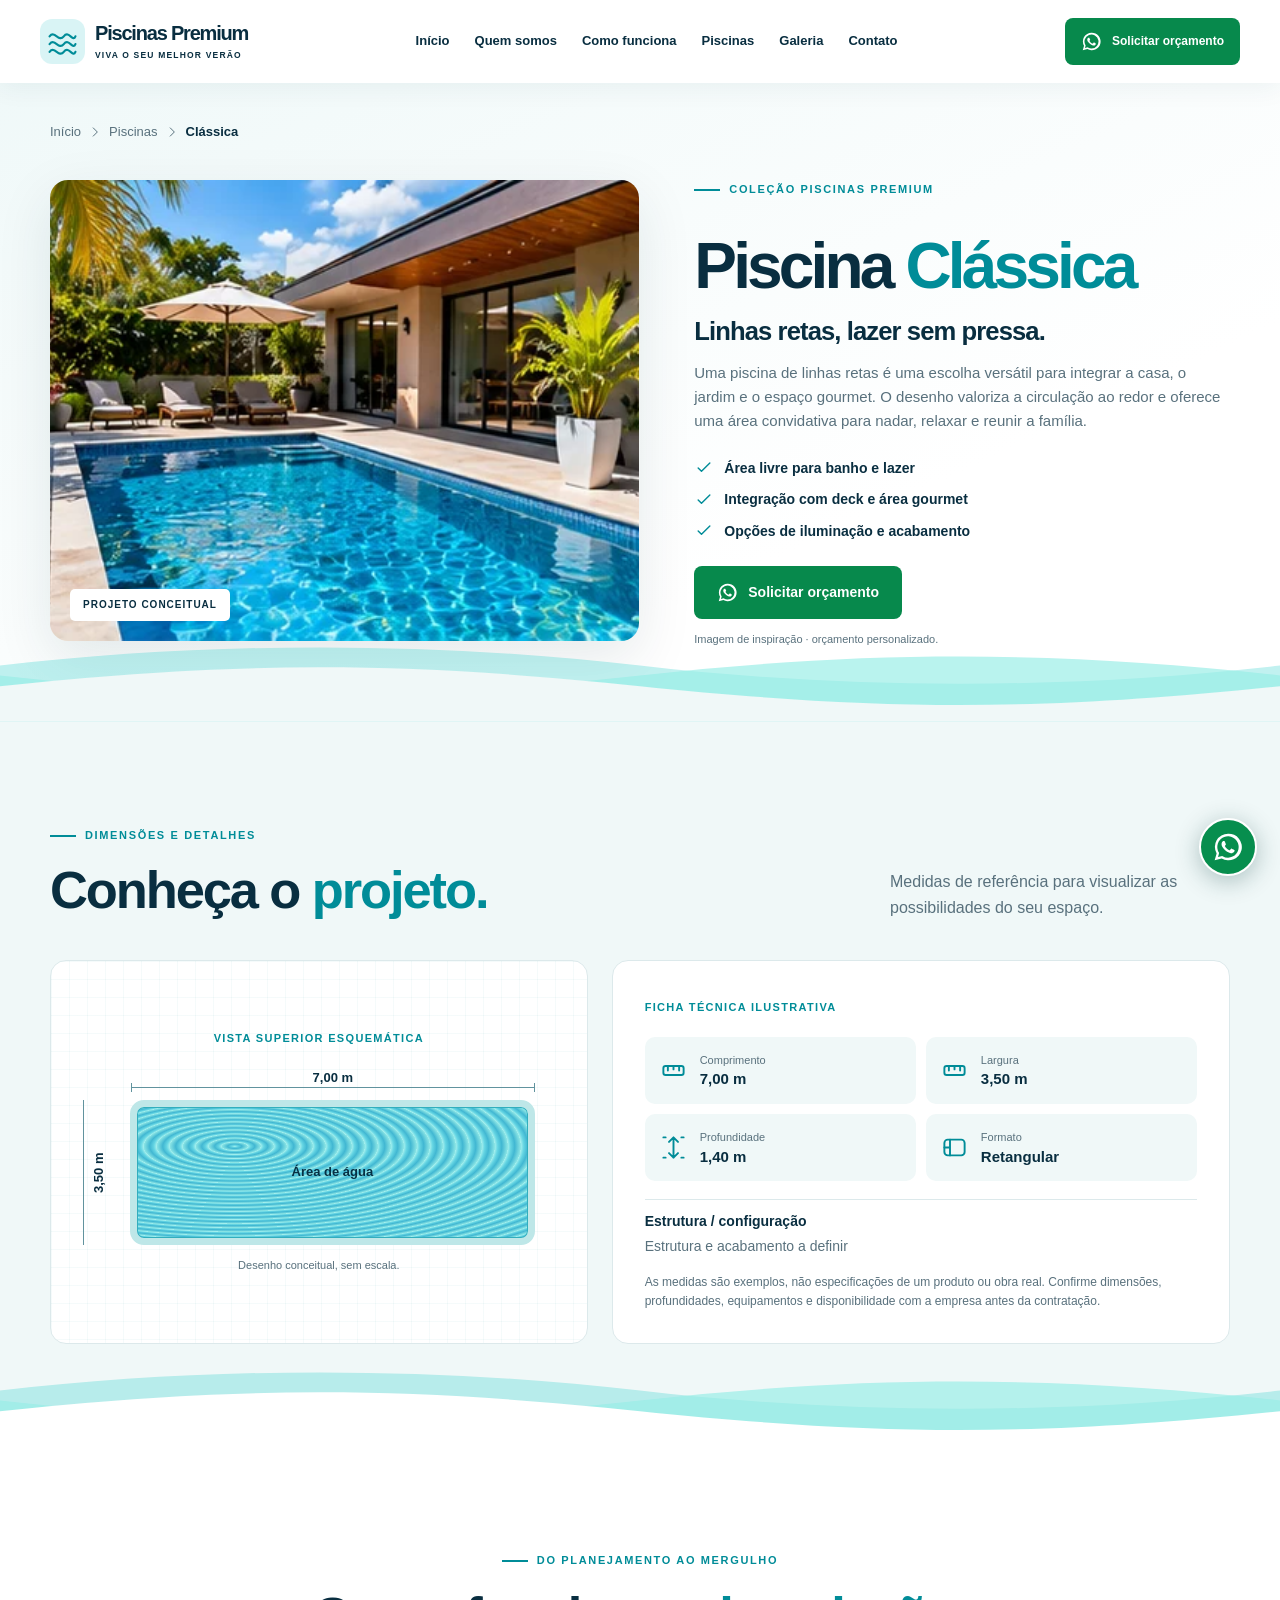
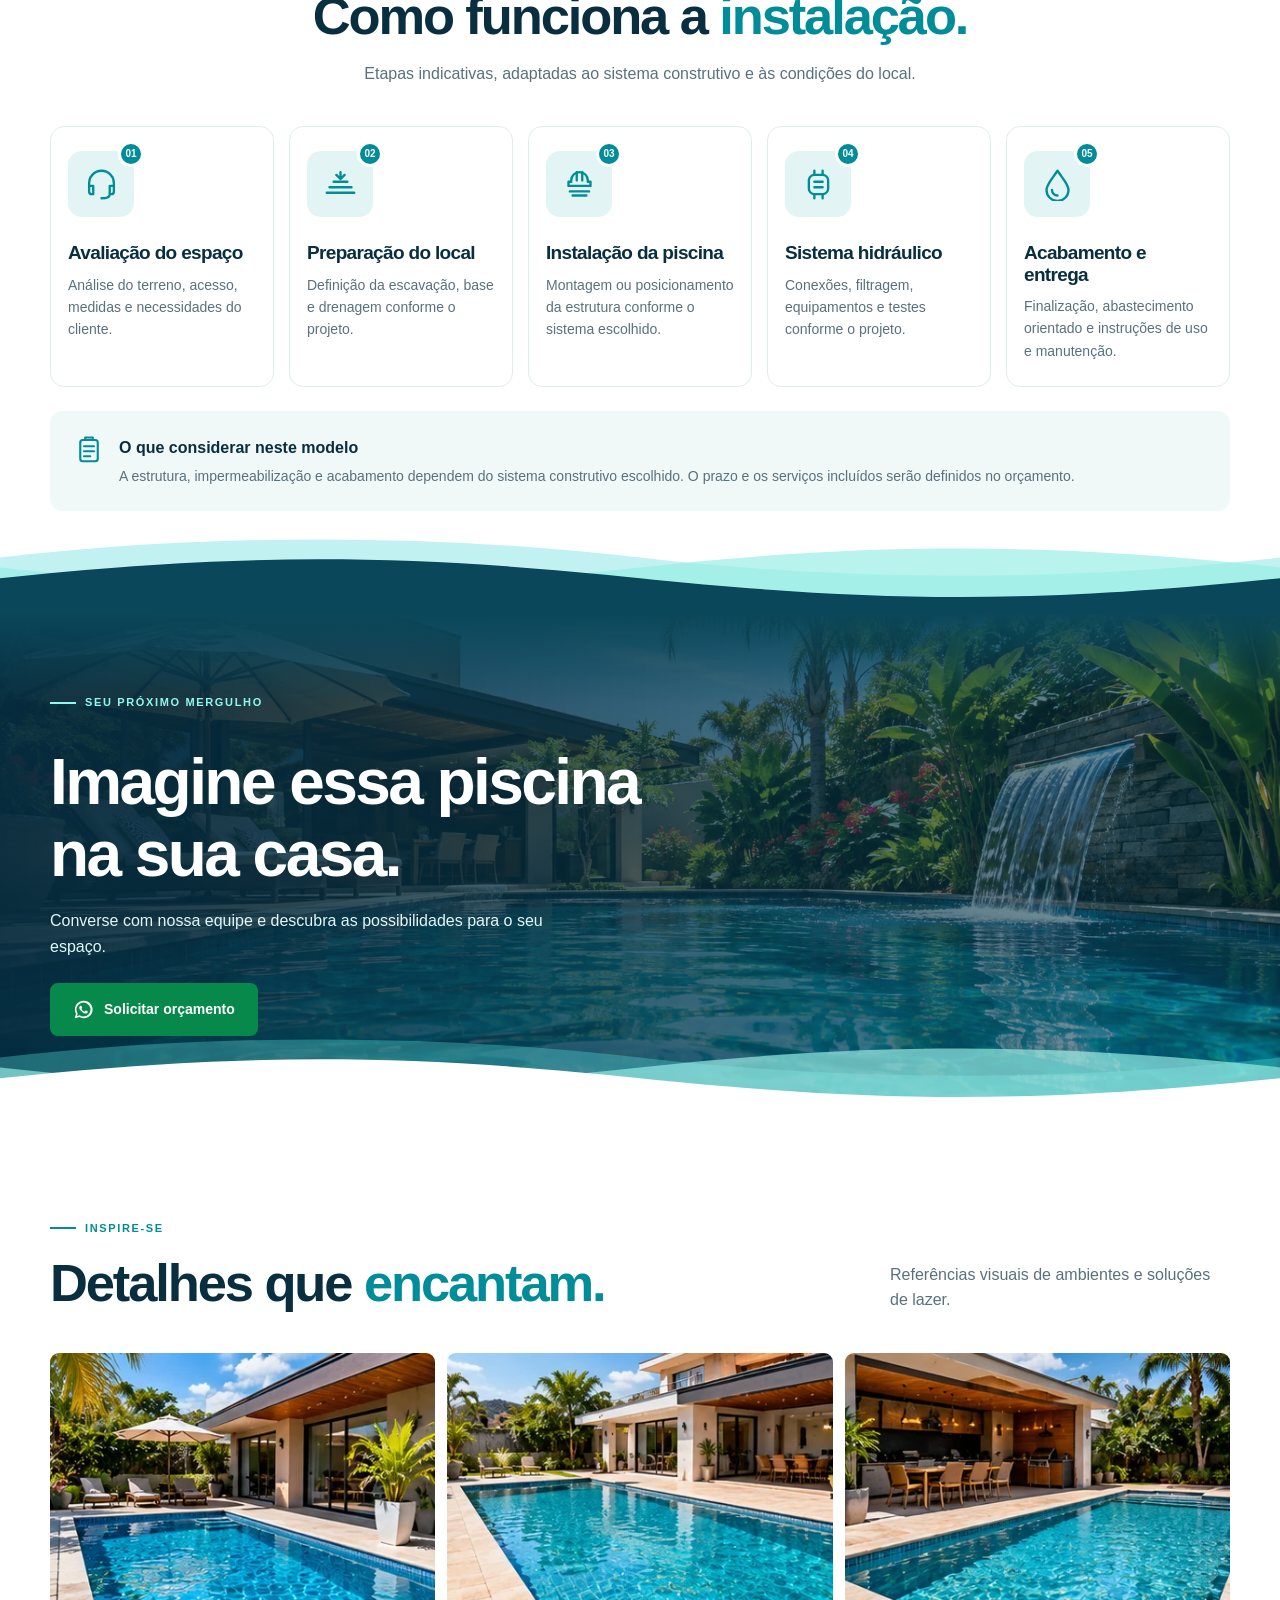
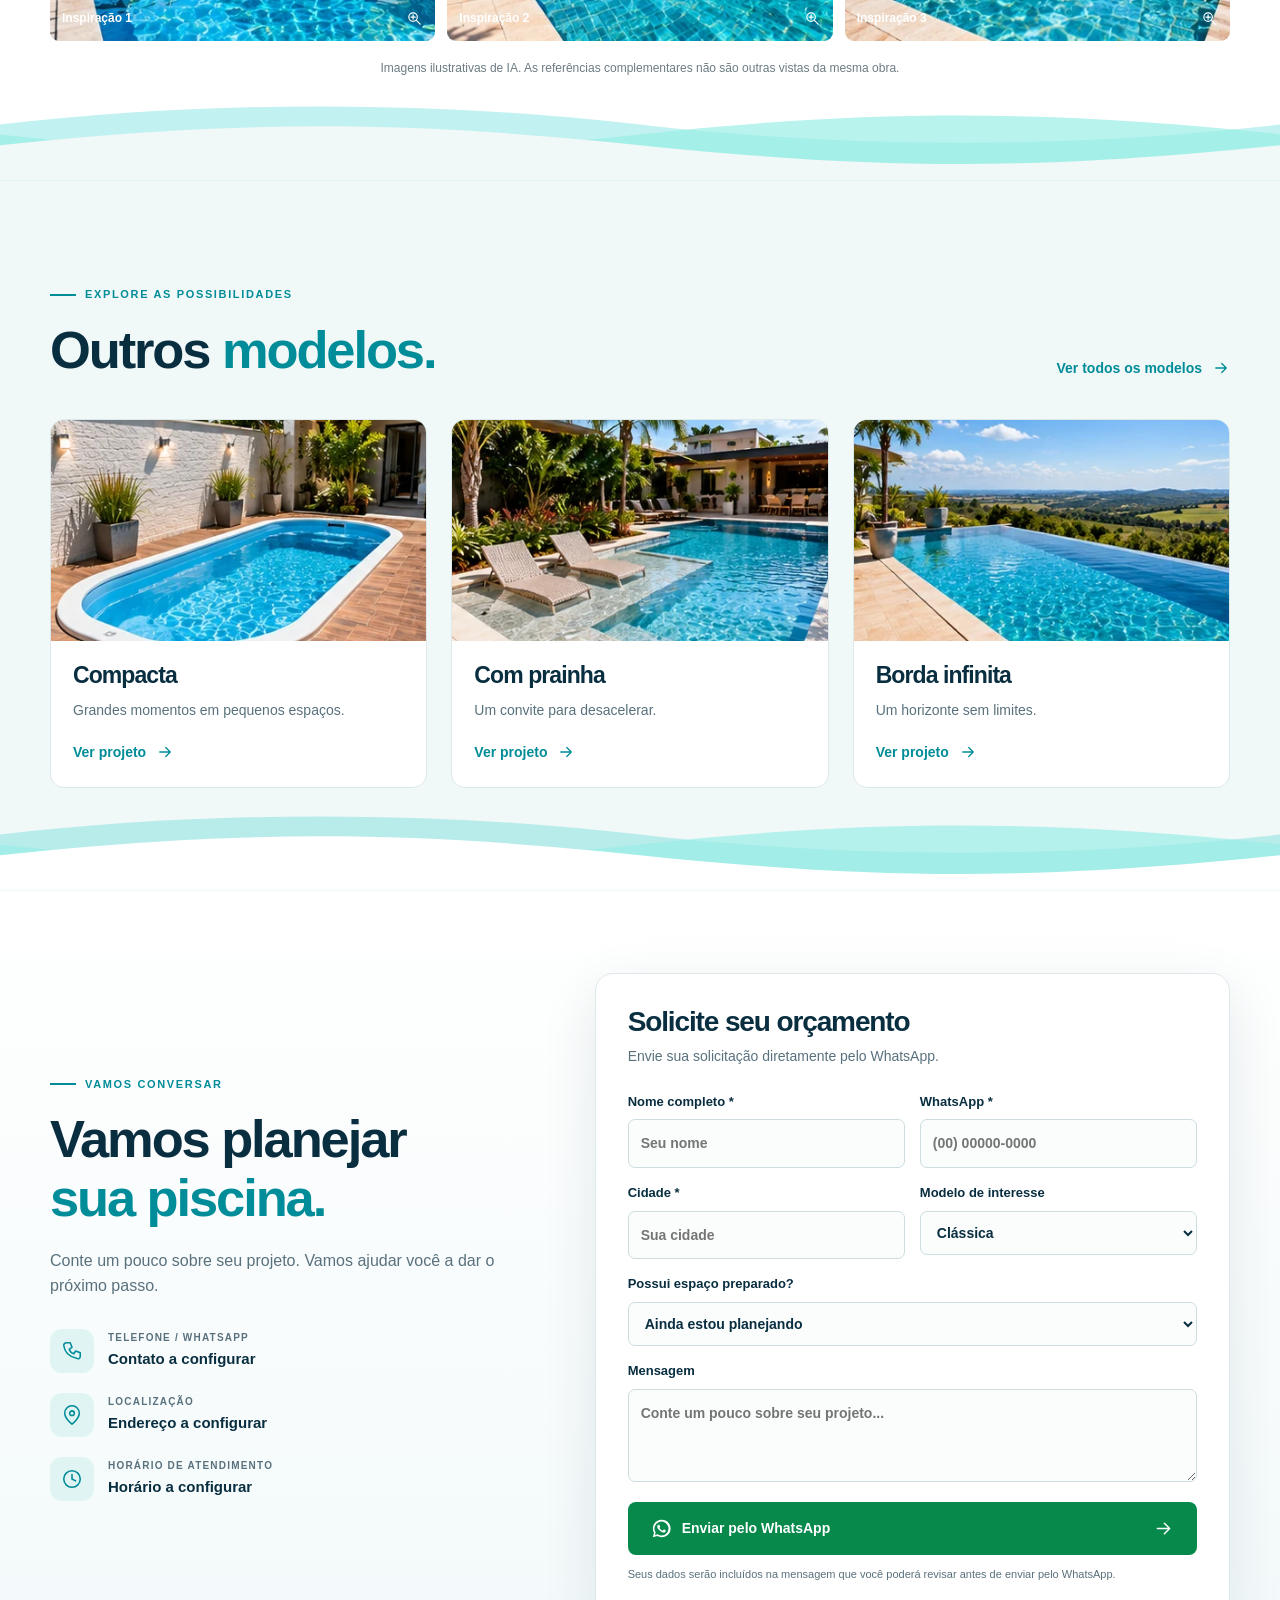
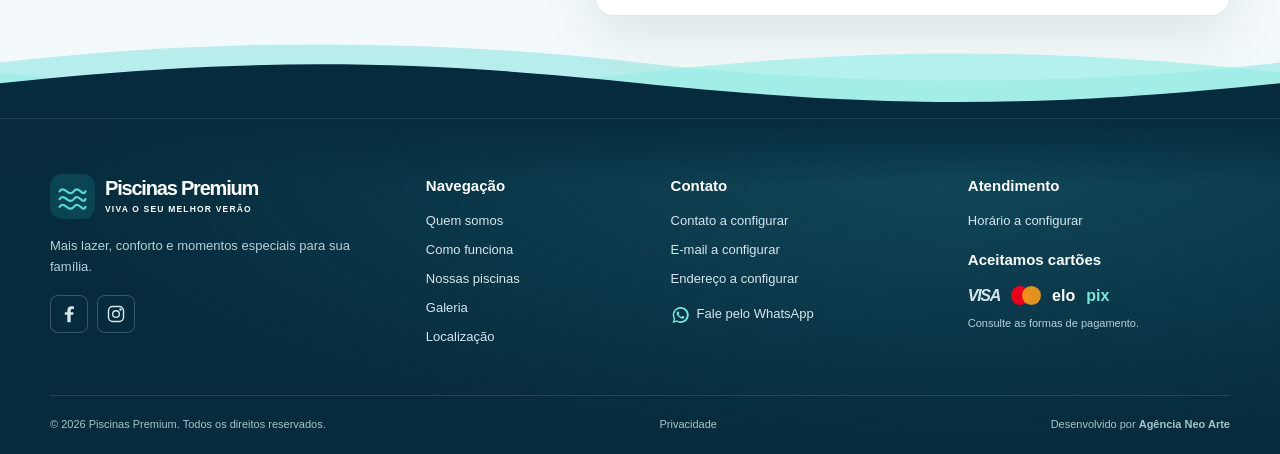
<file: projetos/classica.html>
<!DOCTYPE html>

<html lang="pt-BR"><head><meta charset="utf-8"/><meta content="width=device-width,initial-scale=1" name="viewport"/><meta content="#073044" name="theme-color"/><title>Piscina Clássica | Piscinas Premium</title><meta content="Uma piscina de linhas retas é uma escolha versátil para integrar a casa, o jardim e o espaço gourmet. O desenho valoriza a circulação ao redor e oferece uma área convidativa para nadar, relaxar e reunir a família." name="description"/><meta content="website" property="og:type"/><meta content="Piscina Clássica | Piscinas Premium" property="og:title"/><meta content="Uma piscina de linhas retas é uma escolha versátil para integrar a casa, o jardim e o espaço gourmet. O desenho valoriza a circulação ao redor e oferece uma área convidativa para nadar, relaxar e reunir a família." property="og:description"/><meta content="../assets/imagens/classica.webp" property="og:image"/><link href="../assets/icons/favicon.svg" rel="icon" type="image/svg+xml"/><link href="../assets/css/style.css?v=3" rel="stylesheet"/><script defer="" src="../assets/js/config.js"></script><script defer="" src="../assets/js/script.js?v=3"></script><noscript><style>.hero-track{height:100vh!important}.hero-sticky{position:relative!important}.hero-media video{display:none}.scroll-cue{display:none}</style></noscript><link href="../assets/css/water.css?v=4" rel="stylesheet"/><script defer="" src="../assets/js/effects.js?v=4"></script></head>
<body class="project-page" data-project="Clássica" data-project-slug="classica"><svg aria-hidden="true" style="position:absolute;width:0;height:0;overflow:hidden" xmlns="http://www.w3.org/2000/svg"><symbol fill="none" id="i-wave" stroke="currentColor" stroke-linecap="round" stroke-linejoin="round" stroke-width="1.7" viewBox="0 0 24 24"><path d="M2 8c4-5 7 5 11 0s7 5 9 0M2 14c4-5 7 5 11 0s7 5 9 0M2 20c4-5 7 5 11 0s7 5 9 0"></path></symbol><symbol fill="none" id="i-arrow" stroke="currentColor" stroke-linecap="round" stroke-linejoin="round" stroke-width="1.7" viewBox="0 0 24 24"><path d="M5 12h14m-6-6 6 6-6 6"></path></symbol><symbol fill="none" id="i-down" stroke="currentColor" stroke-linecap="round" stroke-linejoin="round" stroke-width="1.7" viewBox="0 0 24 24"><path d="M12 5v14m-6-6 6 6 6-6"></path></symbol><symbol fill="none" id="i-check" stroke="currentColor" stroke-linecap="round" stroke-linejoin="round" stroke-width="1.7" viewBox="0 0 24 24"><path d="m5 12 4 4L19 6"></path></symbol><symbol fill="none" id="i-menu" stroke="currentColor" stroke-linecap="round" stroke-linejoin="round" stroke-width="1.7" viewBox="0 0 24 24"><path d="M3 6h18M3 12h18M3 18h18"></path></symbol><symbol fill="none" id="i-close" stroke="currentColor" stroke-linecap="round" stroke-linejoin="round" stroke-width="1.7" viewBox="0 0 24 24"><path d="m6 6 12 12M18 6 6 18"></path></symbol><symbol fill="none" id="i-headset" stroke="currentColor" stroke-linecap="round" stroke-linejoin="round" stroke-width="1.7" viewBox="0 0 24 24"><path d="M3 14v-3a9 9 0 0 1 18 0v3M3 13h3v6H5a2 2 0 0 1-2-2zm18 0h-3v6h1a2 2 0 0 0 2-2zm-3 6c0 2-2 3-6 3"></path></symbol><symbol fill="none" id="i-pool" stroke="currentColor" stroke-linecap="round" stroke-linejoin="round" stroke-width="1.7" viewBox="0 0 24 24"><path d="M8 15V5a3 3 0 0 1 6 0v1m0 9V5a3 3 0 0 1 6 0v1M8 9h6M8 13h6M2 18c3-3 5 3 8 0s5 3 8 0 4 0 4 0M2 22c3-3 5 3 8 0s5 3 8 0 4 0 4 0"></path></symbol><symbol fill="none" id="i-plan" stroke="currentColor" stroke-linecap="round" stroke-linejoin="round" stroke-width="1.7" viewBox="0 0 24 24"><rect height="17" rx="2" width="14" x="5" y="4"></rect><path d="M9 4V2h6v2M8 9h8m-8 4h8m-8 4h5"></path></symbol><symbol fill="none" id="i-tools" stroke="currentColor" stroke-linecap="round" stroke-linejoin="round" stroke-width="1.7" viewBox="0 0 24 24"><path d="M12 3a6 6 0 0 0-6 6v1H4v3h16v-3h-2V9a6 6 0 0 0-6-6Z"></path><path d="M10 3v6m4-6v6M5 17h14M7 20h10"></path></symbol><symbol fill="none" id="i-shield" stroke="currentColor" stroke-linecap="round" stroke-linejoin="round" stroke-width="1.7" viewBox="0 0 24 24"><path d="M12 2 3 6v6c0 5 4 8 9 10 5-2 9-5 9-10V6zM8 12l3 3 5-6"></path></symbol><symbol fill="none" id="i-pin" stroke="currentColor" stroke-linecap="round" stroke-linejoin="round" stroke-width="1.7" viewBox="0 0 24 24"><path d="M20 10c0 5-8 12-8 12S4 15 4 10a8 8 0 1 1 16 0z"></path><circle cx="12" cy="10" r="2.5"></circle></symbol><symbol fill="none" id="i-clock" stroke="currentColor" stroke-linecap="round" stroke-linejoin="round" stroke-width="1.7" viewBox="0 0 24 24"><circle cx="12" cy="12" r="9"></circle><path d="M12 7v5l4 2"></path></symbol><symbol fill="none" id="i-mail" stroke="currentColor" stroke-linecap="round" stroke-linejoin="round" stroke-width="1.7" viewBox="0 0 24 24"><rect height="14" rx="2" width="18" x="3" y="5"></rect><path d="m3 6 9 7 9-7"></path></symbol><symbol fill="none" id="i-phone" stroke="currentColor" stroke-linecap="round" stroke-linejoin="round" stroke-width="1.7" viewBox="0 0 24 24"><path d="M6 3h4l2 5-3 2c1 3 2 4 5 5l2-3 5 2v4c0 2-2 3-4 2C8 18 4 14 3 6c0-2 1-3 3-3z"></path></symbol><symbol fill="none" id="i-plus" stroke="currentColor" stroke-linecap="round" stroke-linejoin="round" stroke-width="1.7" viewBox="0 0 24 24"><path d="M12 5v14M5 12h14"></path></symbol><symbol fill="none" id="i-zoom" stroke="currentColor" stroke-linecap="round" stroke-linejoin="round" stroke-width="1.7" viewBox="0 0 24 24"><circle cx="10" cy="10" r="6"></circle><path d="m15 15 5 5M10 7v6M7 10h6"></path></symbol><symbol fill="none" id="i-left" stroke="currentColor" stroke-linecap="round" stroke-linejoin="round" stroke-width="1.7" viewBox="0 0 24 24"><path d="m15 5-7 7 7 7"></path></symbol><symbol fill="none" id="i-right" stroke="currentColor" stroke-linecap="round" stroke-linejoin="round" stroke-width="1.7" viewBox="0 0 24 24"><path d="m9 5 7 7-7 7"></path></symbol><symbol fill="none" id="i-instagram" stroke="currentColor" stroke-linecap="round" stroke-linejoin="round" stroke-width="1.7" viewBox="0 0 24 24"><rect height="18" rx="5" width="18" x="3" y="3"></rect><circle cx="12" cy="12" r="4"></circle><circle cx="17.5" cy="6.5" fill="currentColor" r=".7"></circle></symbol><symbol fill="none" id="i-facebook" stroke="currentColor" stroke-linecap="round" stroke-linejoin="round" stroke-width="1.7" viewBox="0 0 24 24"><path d="M14 22v-9h3l.5-3H14V8c0-1 .3-2 2-2h2V3a21 21 0 0 0-3-.2c-3 0-5 1.8-5 5V10H7v3h3v9z" fill="currentColor" stroke="none"></path></symbol><symbol fill="none" id="i-whatsapp" stroke="currentColor" stroke-linecap="round" stroke-linejoin="round" stroke-width="1.7" viewBox="0 0 24 24"><path d="M12.05 2a9.9 9.9 0 0 0-8.58 14.84L2 22l5.3-1.4A10 10 0 1 0 12.05 2Zm0 18a8 8 0 0 1-4.1-1.13l-.3-.18-3.14.83.84-3.05-.2-.31A8 8 0 1 1 12.05 20Zm4.4-5.98c-.24-.12-1.43-.7-1.65-.78-.22-.08-.38-.12-.54.12-.16.24-.62.78-.76.94-.14.16-.28.18-.52.06-.24-.12-1.02-.38-1.94-1.2-.72-.64-1.2-1.42-1.34-1.66-.14-.24-.02-.37.1-.49.11-.11.24-.28.36-.42.12-.14.16-.24.24-.4.08-.16.04-.3-.02-.42-.06-.12-.54-1.3-.74-1.78-.2-.46-.4-.4-.54-.4h-.46c-.16 0-.42.06-.64.3-.22.24-.84.82-.84 2s.86 2.32.98 2.48c.12.16 1.69 2.58 4.09 3.62.57.25 1.02.4 1.37.51.57.18 1.09.16 1.5.1.46-.07 1.43-.58 1.63-1.14.2-.56.2-1.04.14-1.14-.06-.1-.22-.16-.46-.28Z" fill="currentColor" stroke="none"></path></symbol><symbol fill="none" id="i-ruler" stroke="currentColor" stroke-linecap="round" stroke-linejoin="round" stroke-width="1.7" viewBox="0 0 24 24"><rect height="8" rx="2" width="18" x="3" y="8"></rect><path d="M7 8v4m5-4v3m5-3v4"></path></symbol><symbol fill="none" id="i-depth" stroke="currentColor" stroke-linecap="round" stroke-linejoin="round" stroke-width="1.7" viewBox="0 0 24 24"><path d="M12 3v18M8 7l4-4 4 4m-8 10 4 4 4-4M3 3h2m14 0h2M3 21h2m14 0h2"></path></symbol><symbol fill="none" id="i-ground" stroke="currentColor" stroke-linecap="round" stroke-linejoin="round" stroke-width="1.7" viewBox="0 0 24 24"><path d="M2 18h20M4 14h16M7 10h10M12 3v5m-3-3 3 3 3-3"></path></symbol><symbol fill="none" id="i-drop" stroke="currentColor" stroke-linecap="round" stroke-linejoin="round" stroke-width="1.7" viewBox="0 0 24 24"><path d="M12 2c4 6 8 10 8 14a8 8 0 0 1-16 0c0-4 4-8 8-14Z"></path><path d="M8 16a4 4 0 0 0 4 4"></path></symbol><symbol fill="none" id="i-layout" stroke="currentColor" stroke-linecap="round" stroke-linejoin="round" stroke-width="1.7" viewBox="0 0 24 24"><rect height="14" rx="3" width="18" x="3" y="5"></rect><path d="M8 5v14m-5-7h5"></path></symbol><symbol fill="none" id="i-filter" stroke="currentColor" stroke-linecap="round" stroke-linejoin="round" stroke-width="1.7" viewBox="0 0 24 24"><rect height="14" rx="4" width="14" x="5" y="5"></rect><path d="M9 2v3m6-3v3M9 19v3m6-3v3M9 10h6m-6 4h6"></path></symbol></svg><div aria-hidden="true" class="water-loader" id="water-loader"><div class="loader-shimmer"></div><div class="loader-center"><div class="loader-rings"><i></i><i></i><i></i><svg aria-hidden="true" class="icon"><use href="#i-wave"></use></svg></div><strong data-company="">Piscinas Premium</strong><small>MERGULHE EM UMA NOVA EXPERIÊNCIA</small><span class="loader-line"></span></div><svg class="loader-wave" preserveAspectRatio="none" viewBox="0 0 1440 120"><path d="M0 0H1440V57Q1320 115 1200 62T960 61T720 60T480 60T240 58T0 60Z" fill="currentColor"></path></svg></div><a class="skip" href="#projeto">Pular para o conteúdo</a>
<header class="solid" id="header"><div class="nav-wrap"><a aria-label="Ir para início" class="brand" href="../index.html#inicio"><span class="brand-mark"><svg aria-hidden="true" class="icon"><use href="#i-wave"></use></svg></span><span><strong data-company="">Piscinas Premium</strong><small>VIVA O SEU MELHOR VERÃO</small></span></a><button aria-controls="nav" aria-expanded="false" aria-label="Abrir menu" class="menu-toggle" type="button"><svg aria-hidden="true" class="icon"><use href="#i-menu"></use></svg></button><nav aria-label="Menu principal" id="nav"><a href="../index.html#inicio">Início</a><a href="../index.html#sobre">Quem somos</a><a href="../index.html#como-funciona">Como funciona</a><a href="../index.html#modelos">Piscinas</a><a href="../index.html#galeria">Galeria</a><a href="#contato">Contato</a></nav><a class="btn btn-primary header-cta" data-message="Olá! Gostaria de informações e orçamento para o projeto de piscina Clássica." data-wa="" href="#contato"><svg aria-hidden="true" class="icon"><use href="#i-whatsapp"></use></svg> Solicitar orçamento</a></div></header>
<main id="projeto"><section class="project-intro"><div class="shell"><div class="breadcrumbs"><a href="../index.html">Início</a><svg aria-hidden="true" class="icon"><use href="#i-right"></use></svg><a href="../index.html#modelos">Piscinas</a><svg aria-hidden="true" class="icon"><use href="#i-right"></use></svg><span>Clássica</span></div><div class="project-grid"><div class="project-photo water-photo"><img alt="Piscina Clássica em ambiente residencial — imagem ilustrativa" fetchpriority="high" height="305" src="../assets/imagens/classica.webp" width="408"/><span class="project-photo-tag">PROJETO CONCEITUAL</span></div><div class="project-copy"><span class="eyebrow"><span></span> COLEÇÃO PISCINAS PREMIUM</span><h1>Piscina <em>Clássica</em></h1><h2>Linhas retas, lazer sem pressa.</h2><p>Uma piscina de linhas retas é uma escolha versátil para integrar a casa, o jardim e o espaço gourmet. O desenho valoriza a circulação ao redor e oferece uma área convidativa para nadar, relaxar e reunir a família.</p><ul class="project-checks"><li><svg aria-hidden="true" class="icon"><use href="#i-check"></use></svg> Área livre para banho e lazer</li><li><svg aria-hidden="true" class="icon"><use href="#i-check"></use></svg> Integração com deck e área gourmet</li><li><svg aria-hidden="true" class="icon"><use href="#i-check"></use></svg> Opções de iluminação e acabamento</li></ul><a class="btn btn-primary" data-message="Olá! Gostaria de informações e orçamento para o projeto de piscina Clássica." data-wa="" href="#contato"><svg aria-hidden="true" class="icon"><use href="#i-whatsapp"></use></svg> Solicitar orçamento</a><small>Imagem de inspiração · orçamento personalizado.</small></div></div></div></section>
<section class="section project-technical water-section"><div aria-hidden="true" class="water-boundary water-wave"><svg class="wave-back" preserveAspectRatio="none" viewBox="0 0 1600 100" focusable="false"><path d="M0 37C130 10 270 10 400 37S670 64 800 37 1070 10 1200 37 1470 64 1600 37V100H0Z"/></svg><svg class="wave-middle" preserveAspectRatio="none" viewBox="0 0 1600 100" focusable="false"><path d="M0 48C140 76 260 76 400 48S660 20 800 48 1060 76 1200 48 1460 20 1600 48V100H0Z"/></svg><svg class="wave-surface" preserveAspectRatio="none" viewBox="0 0 1600 100" focusable="false"><path d="M0 60C150 32 250 32 400 60S650 88 800 60 1050 32 1200 60 1450 88 1600 60V100H0Z"/></svg></div><div class="shell"><div class="section-heading split reveal"><div><span class="eyebrow"><span></span> DIMENSÕES E DETALHES</span><h2>Conheça o <em>projeto.</em></h2></div><p>Medidas de referência para visualizar as possibilidades do seu espaço.</p></div><div class="technical-grid"><div class="pool-plan reveal"><div class="plan-label">VISTA SUPERIOR ESQUEMÁTICA</div><div class="plan-dimension plan-length"><span>7,00 m</span></div><div class="plan-body"><div class="plan-dimension plan-width"><span>3,50 m</span></div><div class="plan-water classica"><span>Área de água</span></div></div><small>Desenho conceitual, sem escala.</small></div><div class="spec-panel reveal"><span class="spec-kicker">FICHA TÉCNICA ILUSTRATIVA</span><div class="spec-grid"><div class="spec"><svg aria-hidden="true" class="icon"><use href="#i-ruler"></use></svg><div><small>Comprimento</small><strong>7,00 m</strong></div></div><div class="spec"><svg aria-hidden="true" class="icon"><use href="#i-ruler"></use></svg><div><small>Largura</small><strong>3,50 m</strong></div></div><div class="spec"><svg aria-hidden="true" class="icon"><use href="#i-depth"></use></svg><div><small>Profundidade</small><strong>1,40 m</strong></div></div><div class="spec"><svg aria-hidden="true" class="icon"><use href="#i-layout"></use></svg><div><small>Formato</small><strong>Retangular</strong></div></div></div><div class="material"><strong>Estrutura / configuração</strong><p>Estrutura e acabamento a definir</p></div><p class="project-disclaimer">As medidas são exemplos, não especificações de um produto ou obra real. Confirme dimensões, profundidades, equipamentos e disponibilidade com a empresa antes da contratação.</p></div></div></div></section>
<section class="section water-section project-install"><div aria-hidden="true" class="water-boundary water-wave"><svg class="wave-back" preserveAspectRatio="none" viewBox="0 0 1600 100" focusable="false"><path d="M0 37C130 10 270 10 400 37S670 64 800 37 1070 10 1200 37 1470 64 1600 37V100H0Z"/></svg><svg class="wave-middle" preserveAspectRatio="none" viewBox="0 0 1600 100" focusable="false"><path d="M0 48C140 76 260 76 400 48S660 20 800 48 1060 76 1200 48 1460 20 1600 48V100H0Z"/></svg><svg class="wave-surface" preserveAspectRatio="none" viewBox="0 0 1600 100" focusable="false"><path d="M0 60C150 32 250 32 400 60S650 88 800 60 1050 32 1200 60 1450 88 1600 60V100H0Z"/></svg></div><div class="shell"><div class="section-heading centered reveal"><span class="eyebrow"><span></span> DO PLANEJAMENTO AO MERGULHO</span><h2>Como funciona a <em>instalação.</em></h2><p>Etapas indicativas, adaptadas ao sistema construtivo e às condições do local.</p></div><div class="steps project-steps"><article class="step reveal"><div class="step-icon"><svg aria-hidden="true" class="icon"><use href="#i-headset"></use></svg><span>01</span></div><h3>Avaliação do espaço</h3><p>Análise do terreno, acesso, medidas e necessidades do cliente.</p></article><article class="step reveal"><div class="step-icon"><svg aria-hidden="true" class="icon"><use href="#i-ground"></use></svg><span>02</span></div><h3>Preparação do local</h3><p>Definição da escavação, base e drenagem conforme o projeto.</p></article><article class="step reveal"><div class="step-icon"><svg aria-hidden="true" class="icon"><use href="#i-tools"></use></svg><span>03</span></div><h3>Instalação da piscina</h3><p>Montagem ou posicionamento da estrutura conforme o sistema escolhido.</p></article><article class="step reveal"><div class="step-icon"><svg aria-hidden="true" class="icon"><use href="#i-filter"></use></svg><span>04</span></div><h3>Sistema hidráulico</h3><p>Conexões, filtragem, equipamentos e testes conforme o projeto.</p></article><article class="step reveal"><div class="step-icon"><svg aria-hidden="true" class="icon"><use href="#i-drop"></use></svg><span>05</span></div><h3>Acabamento e entrega</h3><p>Finalização, abastecimento orientado e instruções de uso e manutenção.</p></article></div><div class="install-note reveal"><svg aria-hidden="true" class="icon"><use href="#i-plan"></use></svg><div><strong>O que considerar neste modelo</strong><p>A estrutura, impermeabilização e acabamento dependem do sistema construtivo escolhido. O prazo e os serviços incluídos serão definidos no orçamento.</p></div></div></div></section>
<section class="project-cta water-section"><div aria-hidden="true" class="water-boundary water-wave"><svg class="wave-back" preserveAspectRatio="none" viewBox="0 0 1600 100" focusable="false"><path d="M0 37C130 10 270 10 400 37S670 64 800 37 1070 10 1200 37 1470 64 1600 37V100H0Z"/></svg><svg class="wave-middle" preserveAspectRatio="none" viewBox="0 0 1600 100" focusable="false"><path d="M0 48C140 76 260 76 400 48S660 20 800 48 1060 76 1200 48 1460 20 1600 48V100H0Z"/></svg><svg class="wave-surface" preserveAspectRatio="none" viewBox="0 0 1600 100" focusable="false"><path d="M0 60C150 32 250 32 400 60S650 88 800 60 1050 32 1200 60 1450 88 1600 60V100H0Z"/></svg></div><div class="shell reveal"><span class="eyebrow light"><span></span> SEU PRÓXIMO MERGULHO</span><h2>Imagine essa piscina<br/>na sua casa.</h2><p>Converse com nossa equipe e descubra as possibilidades para o seu espaço.</p><a class="btn btn-primary" data-message="Olá! Gostaria de informações e orçamento para o projeto de piscina Clássica." data-wa="" href="#contato"><svg aria-hidden="true" class="icon"><use href="#i-whatsapp"></use></svg> Solicitar orçamento</a></div></section>
<section class="section water-section"><div aria-hidden="true" class="water-boundary water-wave"><svg class="wave-back" preserveAspectRatio="none" viewBox="0 0 1600 100" focusable="false"><path d="M0 37C130 10 270 10 400 37S670 64 800 37 1070 10 1200 37 1470 64 1600 37V100H0Z"/></svg><svg class="wave-middle" preserveAspectRatio="none" viewBox="0 0 1600 100" focusable="false"><path d="M0 48C140 76 260 76 400 48S660 20 800 48 1060 76 1200 48 1460 20 1600 48V100H0Z"/></svg><svg class="wave-surface" preserveAspectRatio="none" viewBox="0 0 1600 100" focusable="false"><path d="M0 60C150 32 250 32 400 60S650 88 800 60 1050 32 1200 60 1450 88 1600 60V100H0Z"/></svg></div><div class="shell"><div class="section-heading split reveal"><div><span class="eyebrow"><span></span> INSPIRE-SE</span><h2>Detalhes que <em>encantam.</em></h2></div><p>Referências visuais de ambientes e soluções de lazer.</p></div><div class="gallery project-gallery"><button aria-label="Ampliar imagem de inspiração 1" class="gallery-photo water-photo reveal" type="button"><img alt="Clássica — imagem ilustrativa 1" height="305" loading="lazy" src="../assets/imagens/classica.webp" width="408"/><span>Inspiração 1 <svg aria-hidden="true" class="icon"><use href="#i-zoom"></use></svg></span></button><button aria-label="Ampliar imagem de inspiração 2" class="gallery-photo water-photo reveal" type="button"><img alt="Referência complementar de piscina — imagem ilustrativa 2" height="305" loading="lazy" src="../assets/imagens/familiar.webp" width="408"/><span>Inspiração 2 <svg aria-hidden="true" class="icon"><use href="#i-zoom"></use></svg></span></button><button aria-label="Ampliar imagem de inspiração 3" class="gallery-photo water-photo reveal" type="button"><img alt="Referência complementar de piscina — imagem ilustrativa 3" height="305" loading="lazy" src="../assets/imagens/gourmet.webp" width="408"/><span>Inspiração 3 <svg aria-hidden="true" class="icon"><use href="#i-zoom"></use></svg></span></button></div><p class="image-note">Imagens ilustrativas de IA. As referências complementares não são outras vistas da mesma obra.</p></div></section>
<section class="section water-section project-related"><div aria-hidden="true" class="water-boundary water-wave"><svg class="wave-back" preserveAspectRatio="none" viewBox="0 0 1600 100" focusable="false"><path d="M0 37C130 10 270 10 400 37S670 64 800 37 1070 10 1200 37 1470 64 1600 37V100H0Z"/></svg><svg class="wave-middle" preserveAspectRatio="none" viewBox="0 0 1600 100" focusable="false"><path d="M0 48C140 76 260 76 400 48S660 20 800 48 1060 76 1200 48 1460 20 1600 48V100H0Z"/></svg><svg class="wave-surface" preserveAspectRatio="none" viewBox="0 0 1600 100" focusable="false"><path d="M0 60C150 32 250 32 400 60S650 88 800 60 1050 32 1200 60 1450 88 1600 60V100H0Z"/></svg></div><div class="shell"><div class="section-heading split reveal"><div><span class="eyebrow"><span></span> EXPLORE AS POSSIBILIDADES</span><h2>Outros <em>modelos.</em></h2></div><a class="text-link" href="../index.html#modelos">Ver todos os modelos <svg aria-hidden="true" class="icon"><use href="#i-arrow"></use></svg></a></div><div class="models"><article class="model reveal"><a class="model-photo water-photo" href="compacta.html"><img alt="Piscina Compacta" height="305" loading="lazy" src="../assets/imagens/compacta.webp" width="408"/></a><div class="model-body"><h3>Compacta</h3><p>Grandes momentos em pequenos espaços.</p><a class="text-link" href="compacta.html">Ver projeto <svg aria-hidden="true" class="icon"><use href="#i-arrow"></use></svg></a></div></article><article class="model reveal"><a class="model-photo water-photo" href="prainha.html"><img alt="Piscina Com prainha" height="305" loading="lazy" src="../assets/imagens/prainha.webp" width="408"/></a><div class="model-body"><h3>Com prainha</h3><p>Um convite para desacelerar.</p><a class="text-link" href="prainha.html">Ver projeto <svg aria-hidden="true" class="icon"><use href="#i-arrow"></use></svg></a></div></article><article class="model reveal"><a class="model-photo water-photo" href="borda-infinita.html"><img alt="Piscina Borda infinita" height="305" loading="lazy" src="../assets/imagens/borda-infinita.webp" width="408"/></a><div class="model-body"><h3>Borda infinita</h3><p>Um horizonte sem limites.</p><a class="text-link" href="borda-infinita.html">Ver projeto <svg aria-hidden="true" class="icon"><use href="#i-arrow"></use></svg></a></div></article></div></div></section><section class="section contact water-section" id="contato"><div aria-hidden="true" class="water-boundary water-wave"><svg class="wave-back" preserveAspectRatio="none" viewBox="0 0 1600 100" focusable="false"><path d="M0 37C130 10 270 10 400 37S670 64 800 37 1070 10 1200 37 1470 64 1600 37V100H0Z"/></svg><svg class="wave-middle" preserveAspectRatio="none" viewBox="0 0 1600 100" focusable="false"><path d="M0 48C140 76 260 76 400 48S660 20 800 48 1060 76 1200 48 1460 20 1600 48V100H0Z"/></svg><svg class="wave-surface" preserveAspectRatio="none" viewBox="0 0 1600 100" focusable="false"><path d="M0 60C150 32 250 32 400 60S650 88 800 60 1050 32 1200 60 1450 88 1600 60V100H0Z"/></svg></div><div class="shell contact-grid"><div class="contact-info reveal"><span class="eyebrow"><span></span> VAMOS CONVERSAR</span><h2>Vamos planejar<br/><em>sua piscina.</em></h2><p>Conte um pouco sobre seu projeto. Vamos ajudar você a dar o próximo passo.</p><div class="contact-line"><svg aria-hidden="true" class="icon"><use href="#i-phone"></use></svg><div><small>TELEFONE / WHATSAPP</small><strong data-phone="">Contato a configurar</strong></div></div><div class="contact-line"><svg aria-hidden="true" class="icon"><use href="#i-pin"></use></svg><div><small>LOCALIZAÇÃO</small><strong data-address="">Endereço a configurar</strong></div></div><div class="contact-line"><svg aria-hidden="true" class="icon"><use href="#i-clock"></use></svg><div><small>HORÁRIO DE ATENDIMENTO</small><strong data-hours="">Horário a configurar</strong></div></div></div><form class="contact-form reveal" id="contact-form"><h3>Solicite seu orçamento</h3><p>Envie sua solicitação diretamente pelo WhatsApp.</p><div class="form-grid"><label>Nome completo *<input autocomplete="name" maxlength="100" name="nome" placeholder="Seu nome" required=""/></label><label>WhatsApp *<input autocomplete="tel" maxlength="25" name="telefone" placeholder="(00) 00000-0000" required="" type="tel"/></label><label>Cidade *<input autocomplete="address-level2" maxlength="100" name="cidade" placeholder="Sua cidade" required=""/></label><label>Modelo de interesse<select id="model-select" name="modelo"><option>Quero ajuda para escolher</option><option selected="selected">Clássica</option><option>Compacta</option><option>Com prainha</option><option>Borda infinita</option><option>Com hidromassagem</option><option>Fibra</option></select></label><label class="full">Possui espaço preparado?<select name="espaco"><option>Ainda estou planejando</option><option>Sim, já tenho o espaço</option><option>Não, preciso de orientação</option></select></label><label class="full">Mensagem<textarea maxlength="600" name="mensagem" placeholder="Conte um pouco sobre seu projeto..." rows="3"></textarea></label></div><button class="btn btn-primary form-submit" type="submit"><svg aria-hidden="true" class="icon"><use href="#i-whatsapp"></use></svg> Enviar pelo WhatsApp <svg aria-hidden="true" class="icon"><use href="#i-arrow"></use></svg></button><small class="privacy">Seus dados serão incluídos na mensagem que você poderá revisar antes de enviar pelo WhatsApp.</small></form></div></section></main><footer class="water-section"><div aria-hidden="true" class="water-boundary water-wave"><svg class="wave-back" preserveAspectRatio="none" viewBox="0 0 1600 100" focusable="false"><path d="M0 37C130 10 270 10 400 37S670 64 800 37 1070 10 1200 37 1470 64 1600 37V100H0Z"/></svg><svg class="wave-middle" preserveAspectRatio="none" viewBox="0 0 1600 100" focusable="false"><path d="M0 48C140 76 260 76 400 48S660 20 800 48 1060 76 1200 48 1460 20 1600 48V100H0Z"/></svg><svg class="wave-surface" preserveAspectRatio="none" viewBox="0 0 1600 100" focusable="false"><path d="M0 60C150 32 250 32 400 60S650 88 800 60 1050 32 1200 60 1450 88 1600 60V100H0Z"/></svg></div><div class="shell footer-grid"><div><a aria-label="Ir para início" class="brand" href="../index.html#inicio"><span class="brand-mark"><svg aria-hidden="true" class="icon"><use href="#i-wave"></use></svg></span><span><strong data-company="">Piscinas Premium</strong><small>VIVA O SEU MELHOR VERÃO</small></span></a><p>Mais lazer, conforto e momentos especiais para sua família.</p><div class="socials"><a aria-label="Facebook" data-social="facebook" href="#contato"><svg aria-hidden="true" class="icon"><use href="#i-facebook"></use></svg></a><a aria-label="Instagram" data-social="instagram" href="#contato"><svg aria-hidden="true" class="icon"><use href="#i-instagram"></use></svg></a></div></div><div><h3>Navegação</h3><a href="../index.html#sobre">Quem somos</a><a href="../index.html#como-funciona">Como funciona</a><a href="../index.html#modelos">Nossas piscinas</a><a href="../index.html#galeria">Galeria</a><a href="../index.html#localizacao">Localização</a></div><div><h3>Contato</h3><span data-phone="">Contato a configurar</span><span data-email="">E-mail a configurar</span><span data-address="">Endereço a configurar</span><a class="footer-wa" data-message="Olá! Gostaria de informações e orçamento para o projeto de piscina Clássica." data-wa="" href="#contato"><svg aria-hidden="true" class="icon"><use href="#i-whatsapp"></use></svg> Fale pelo WhatsApp</a></div><div><h3>Atendimento</h3><span data-hours="">Horário a configurar</span><h3 class="pay-title">Aceitamos cartões</h3><div aria-label="Bandeiras ilustrativas, confirme disponibilidade" class="payments"><span class="visa">VISA</span><span class="master" title="Mastercard"><i></i><i></i></span><span class="elo">elo</span><span class="pix">pix</span></div><small data-payment-note="">Consulte as formas de pagamento.</small></div></div><div class="shell footer-bottom"><span>© <span id="year">2026</span> <span data-company="">Piscinas Premium</span>. Todos os direitos reservados.</span><button id="privacy-open" type="button">Privacidade</button><a href="https://neoartepub.com.br/" rel="noopener" target="_blank">Desenvolvido por <strong>Agência Neo Arte</strong></a></div></footer>
<a class="floating-wa" data-message="Olá! Gostaria de informações e orçamento para o projeto de piscina Clássica." data-wa="" href="#contato"><svg aria-hidden="true" class="icon"><use href="#i-whatsapp"></use></svg> </a>
<dialog class="lightbox" id="lightbox"><button aria-label="Fechar" class="light-close" type="button"><svg aria-hidden="true" class="icon"><use href="#i-close"></use></svg></button><button aria-label="Imagem anterior" class="light-prev" type="button"><svg aria-hidden="true" class="icon"><use href="#i-left"></use></svg></button><figure><img alt="" id="light-img"/><figcaption id="light-caption"></figcaption></figure><button aria-label="Próxima imagem" class="light-next" type="button"><svg aria-hidden="true" class="icon"><use href="#i-right"></use></svg></button></dialog>
<dialog class="notice" id="notice"><button aria-label="Fechar" class="notice-close" type="button"><svg aria-hidden="true" class="icon"><use href="#i-close"></use></svg></button><h3 id="notice-title">Atenção</h3><p id="notice-text"></p><textarea aria-label="Mensagem preparada" hidden="" id="notice-message" readonly=""></textarea><button class="btn btn-primary" hidden="" id="copy-message" type="button">Copiar mensagem</button></dialog>
</body></html>
</file>
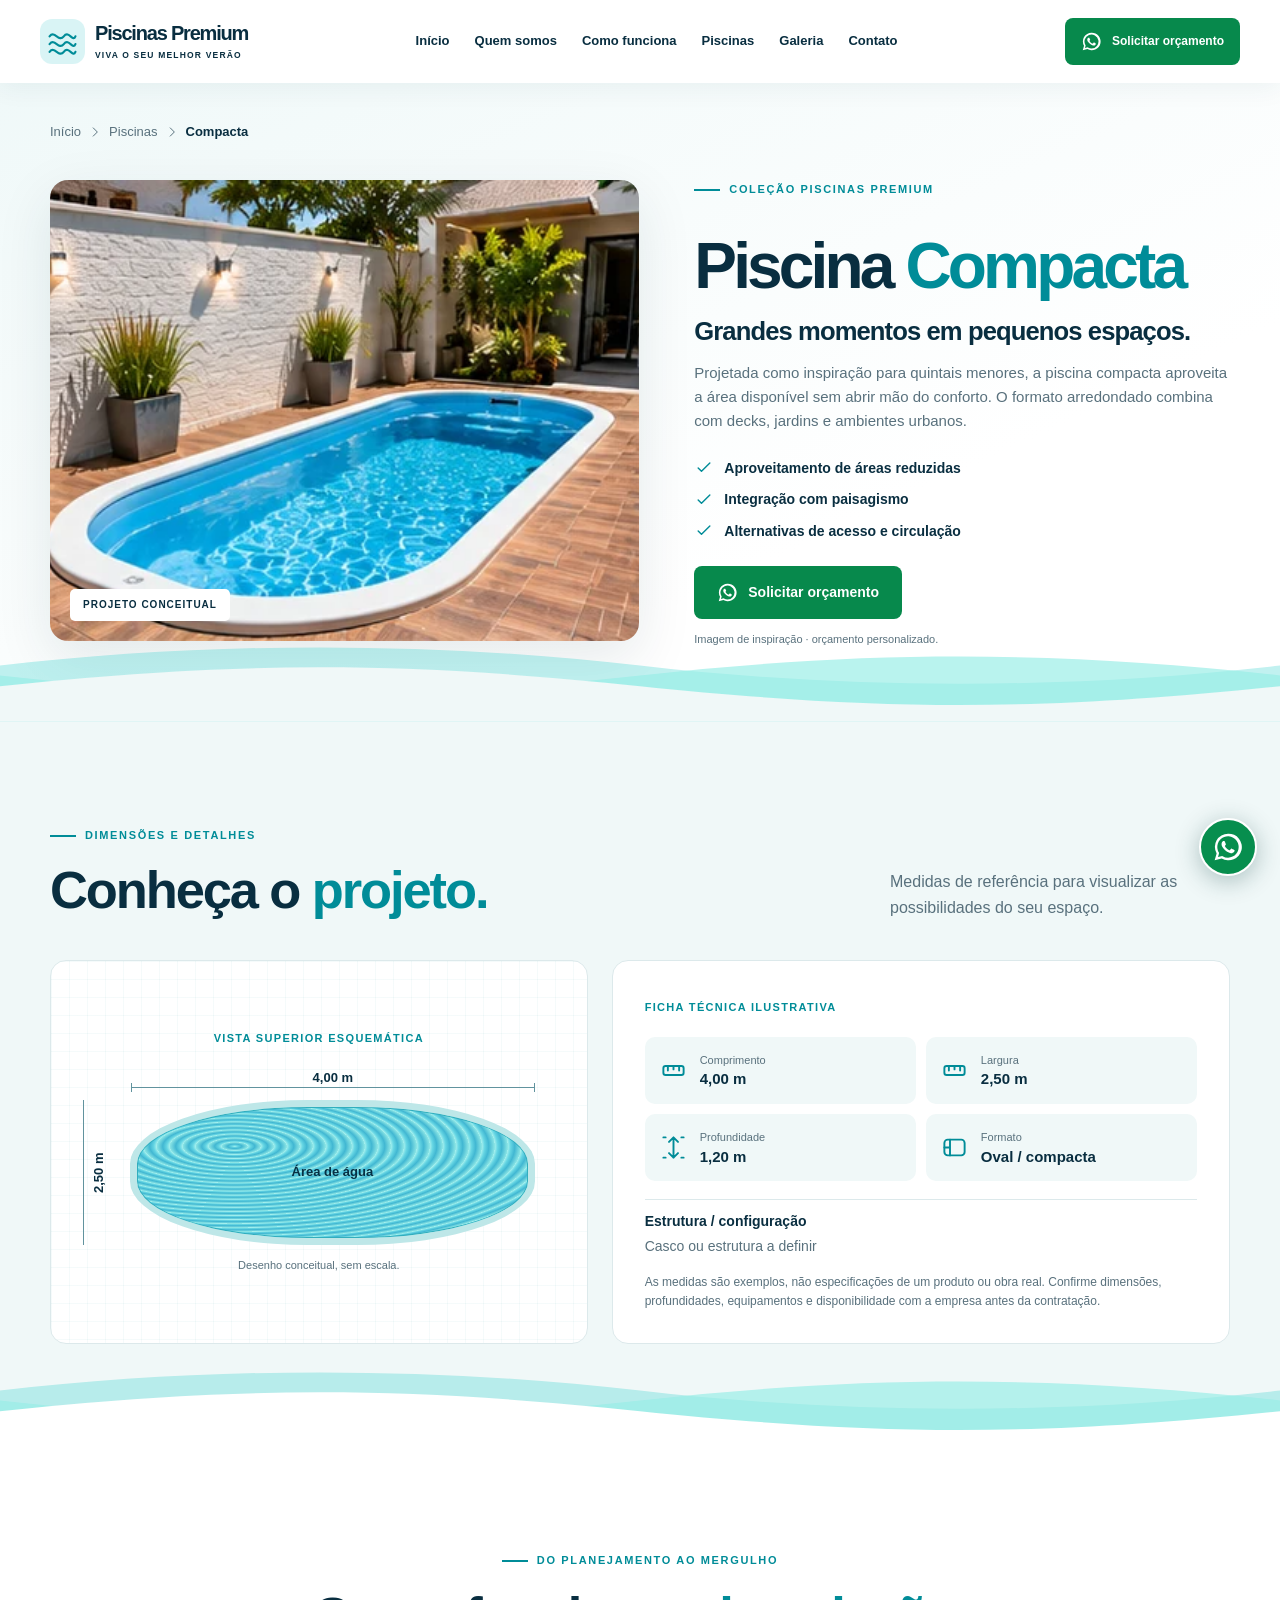
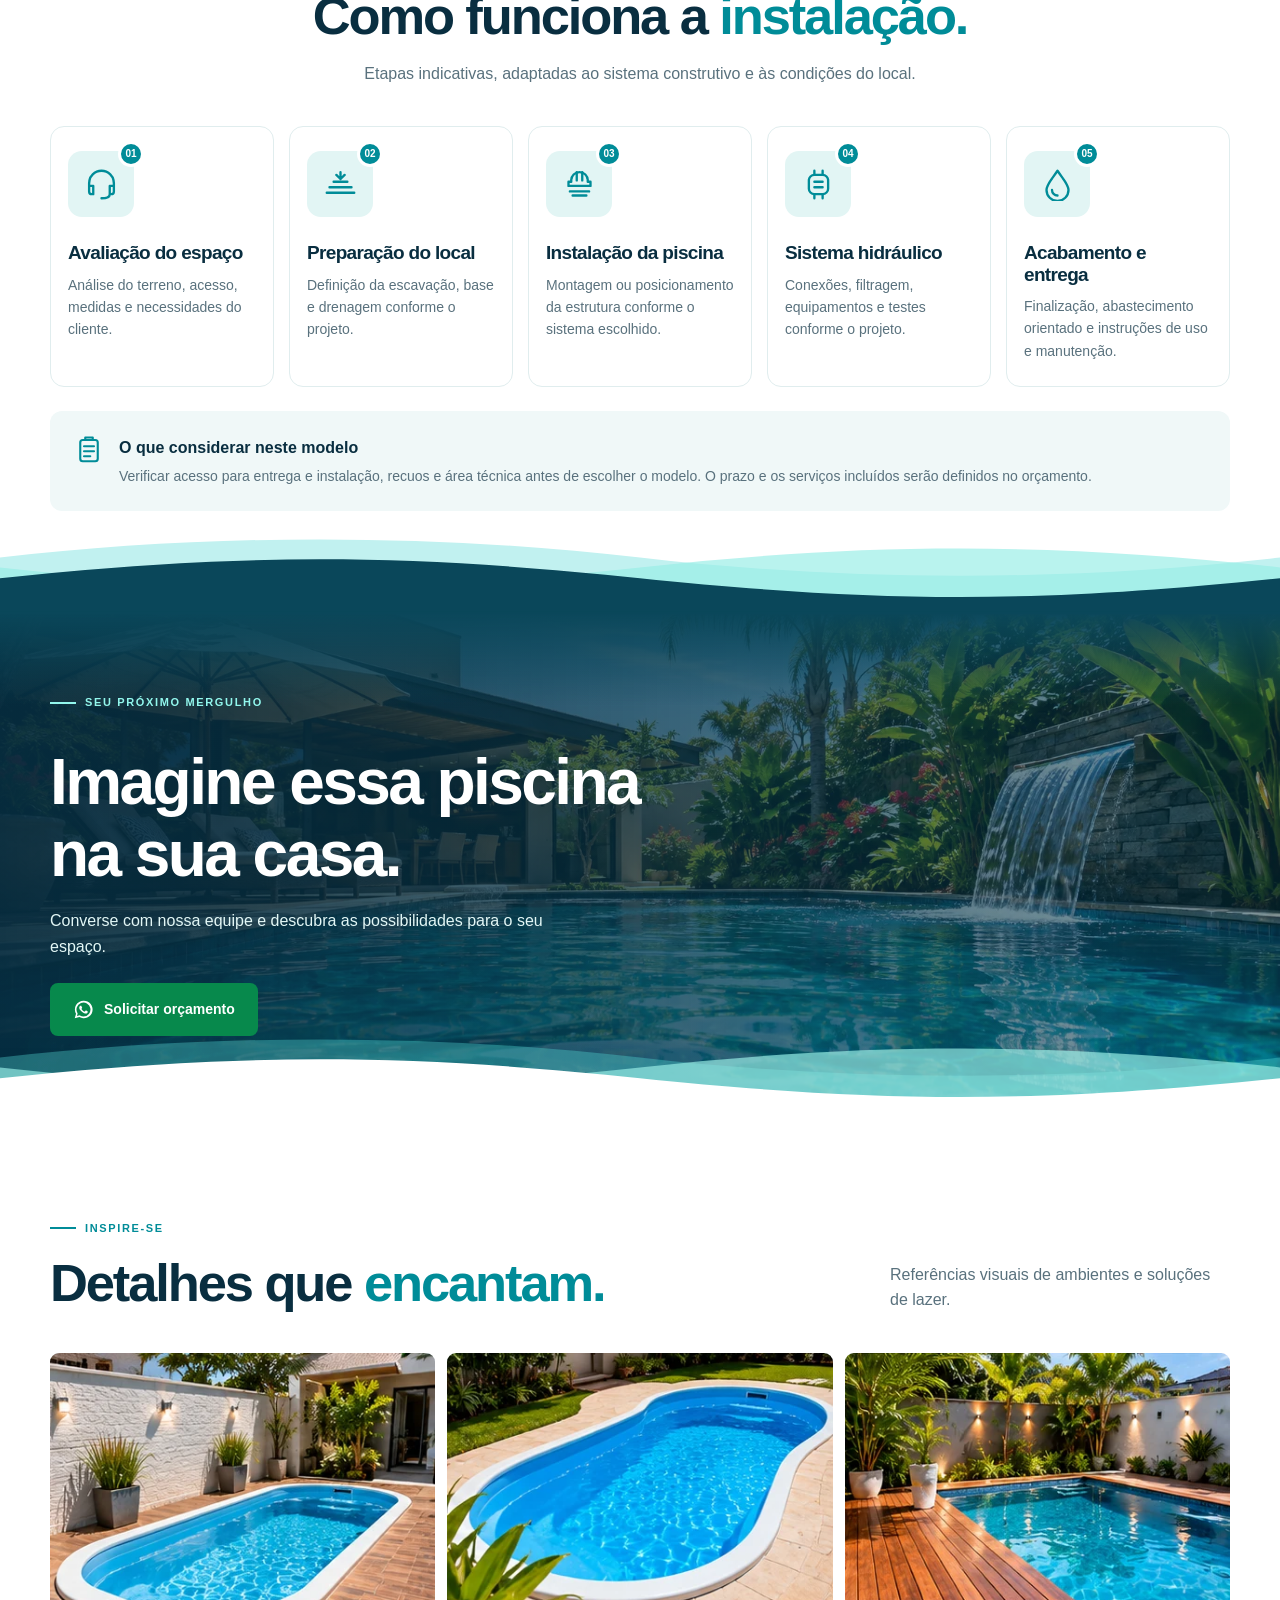
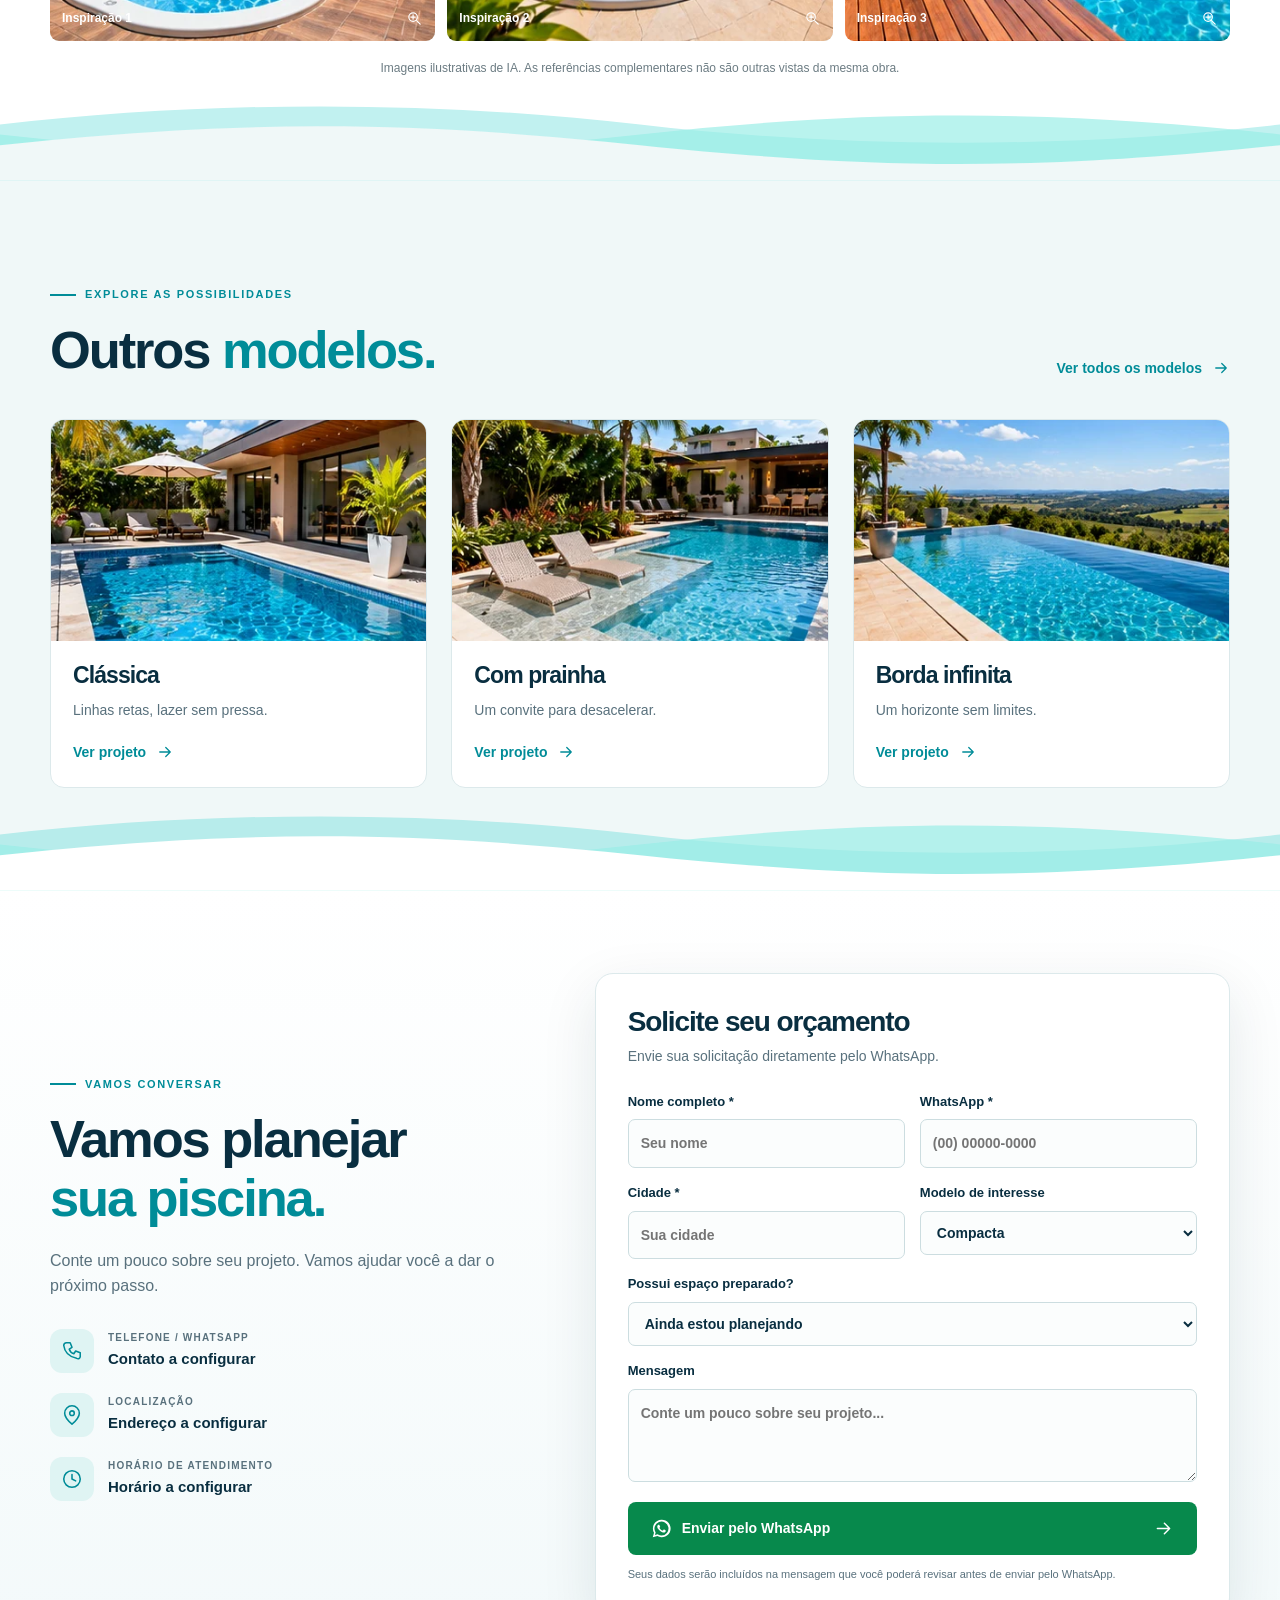
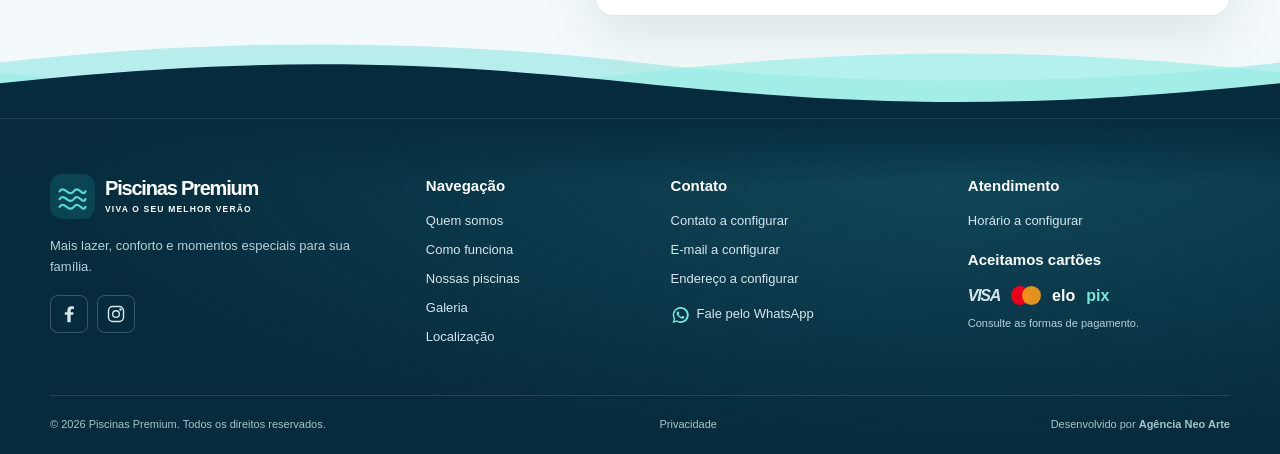
<file: projetos/compacta.html>
<!DOCTYPE html>

<html lang="pt-BR"><head><meta charset="utf-8"/><meta content="width=device-width,initial-scale=1" name="viewport"/><meta content="#073044" name="theme-color"/><title>Piscina Compacta | Piscinas Premium</title><meta content="Projetada como inspiração para quintais menores, a piscina compacta aproveita a área disponível sem abrir mão do conforto. O formato arredondado combina com decks, jardins e ambientes urbanos." name="description"/><meta content="website" property="og:type"/><meta content="Piscina Compacta | Piscinas Premium" property="og:title"/><meta content="Projetada como inspiração para quintais menores, a piscina compacta aproveita a área disponível sem abrir mão do conforto. O formato arredondado combina com decks, jardins e ambientes urbanos." property="og:description"/><meta content="../assets/imagens/compacta.webp" property="og:image"/><link href="../assets/icons/favicon.svg" rel="icon" type="image/svg+xml"/><link href="../assets/css/style.css?v=3" rel="stylesheet"/><script defer="" src="../assets/js/config.js"></script><script defer="" src="../assets/js/script.js?v=3"></script><noscript><style>.hero-track{height:100vh!important}.hero-sticky{position:relative!important}.hero-media video{display:none}.scroll-cue{display:none}</style></noscript><link href="../assets/css/water.css?v=4" rel="stylesheet"/><script defer="" src="../assets/js/effects.js?v=4"></script></head>
<body class="project-page" data-project="Compacta" data-project-slug="compacta"><svg aria-hidden="true" style="position:absolute;width:0;height:0;overflow:hidden" xmlns="http://www.w3.org/2000/svg"><symbol fill="none" id="i-wave" stroke="currentColor" stroke-linecap="round" stroke-linejoin="round" stroke-width="1.7" viewBox="0 0 24 24"><path d="M2 8c4-5 7 5 11 0s7 5 9 0M2 14c4-5 7 5 11 0s7 5 9 0M2 20c4-5 7 5 11 0s7 5 9 0"></path></symbol><symbol fill="none" id="i-arrow" stroke="currentColor" stroke-linecap="round" stroke-linejoin="round" stroke-width="1.7" viewBox="0 0 24 24"><path d="M5 12h14m-6-6 6 6-6 6"></path></symbol><symbol fill="none" id="i-down" stroke="currentColor" stroke-linecap="round" stroke-linejoin="round" stroke-width="1.7" viewBox="0 0 24 24"><path d="M12 5v14m-6-6 6 6 6-6"></path></symbol><symbol fill="none" id="i-check" stroke="currentColor" stroke-linecap="round" stroke-linejoin="round" stroke-width="1.7" viewBox="0 0 24 24"><path d="m5 12 4 4L19 6"></path></symbol><symbol fill="none" id="i-menu" stroke="currentColor" stroke-linecap="round" stroke-linejoin="round" stroke-width="1.7" viewBox="0 0 24 24"><path d="M3 6h18M3 12h18M3 18h18"></path></symbol><symbol fill="none" id="i-close" stroke="currentColor" stroke-linecap="round" stroke-linejoin="round" stroke-width="1.7" viewBox="0 0 24 24"><path d="m6 6 12 12M18 6 6 18"></path></symbol><symbol fill="none" id="i-headset" stroke="currentColor" stroke-linecap="round" stroke-linejoin="round" stroke-width="1.7" viewBox="0 0 24 24"><path d="M3 14v-3a9 9 0 0 1 18 0v3M3 13h3v6H5a2 2 0 0 1-2-2zm18 0h-3v6h1a2 2 0 0 0 2-2zm-3 6c0 2-2 3-6 3"></path></symbol><symbol fill="none" id="i-pool" stroke="currentColor" stroke-linecap="round" stroke-linejoin="round" stroke-width="1.7" viewBox="0 0 24 24"><path d="M8 15V5a3 3 0 0 1 6 0v1m0 9V5a3 3 0 0 1 6 0v1M8 9h6M8 13h6M2 18c3-3 5 3 8 0s5 3 8 0 4 0 4 0M2 22c3-3 5 3 8 0s5 3 8 0 4 0 4 0"></path></symbol><symbol fill="none" id="i-plan" stroke="currentColor" stroke-linecap="round" stroke-linejoin="round" stroke-width="1.7" viewBox="0 0 24 24"><rect height="17" rx="2" width="14" x="5" y="4"></rect><path d="M9 4V2h6v2M8 9h8m-8 4h8m-8 4h5"></path></symbol><symbol fill="none" id="i-tools" stroke="currentColor" stroke-linecap="round" stroke-linejoin="round" stroke-width="1.7" viewBox="0 0 24 24"><path d="M12 3a6 6 0 0 0-6 6v1H4v3h16v-3h-2V9a6 6 0 0 0-6-6Z"></path><path d="M10 3v6m4-6v6M5 17h14M7 20h10"></path></symbol><symbol fill="none" id="i-shield" stroke="currentColor" stroke-linecap="round" stroke-linejoin="round" stroke-width="1.7" viewBox="0 0 24 24"><path d="M12 2 3 6v6c0 5 4 8 9 10 5-2 9-5 9-10V6zM8 12l3 3 5-6"></path></symbol><symbol fill="none" id="i-pin" stroke="currentColor" stroke-linecap="round" stroke-linejoin="round" stroke-width="1.7" viewBox="0 0 24 24"><path d="M20 10c0 5-8 12-8 12S4 15 4 10a8 8 0 1 1 16 0z"></path><circle cx="12" cy="10" r="2.5"></circle></symbol><symbol fill="none" id="i-clock" stroke="currentColor" stroke-linecap="round" stroke-linejoin="round" stroke-width="1.7" viewBox="0 0 24 24"><circle cx="12" cy="12" r="9"></circle><path d="M12 7v5l4 2"></path></symbol><symbol fill="none" id="i-mail" stroke="currentColor" stroke-linecap="round" stroke-linejoin="round" stroke-width="1.7" viewBox="0 0 24 24"><rect height="14" rx="2" width="18" x="3" y="5"></rect><path d="m3 6 9 7 9-7"></path></symbol><symbol fill="none" id="i-phone" stroke="currentColor" stroke-linecap="round" stroke-linejoin="round" stroke-width="1.7" viewBox="0 0 24 24"><path d="M6 3h4l2 5-3 2c1 3 2 4 5 5l2-3 5 2v4c0 2-2 3-4 2C8 18 4 14 3 6c0-2 1-3 3-3z"></path></symbol><symbol fill="none" id="i-plus" stroke="currentColor" stroke-linecap="round" stroke-linejoin="round" stroke-width="1.7" viewBox="0 0 24 24"><path d="M12 5v14M5 12h14"></path></symbol><symbol fill="none" id="i-zoom" stroke="currentColor" stroke-linecap="round" stroke-linejoin="round" stroke-width="1.7" viewBox="0 0 24 24"><circle cx="10" cy="10" r="6"></circle><path d="m15 15 5 5M10 7v6M7 10h6"></path></symbol><symbol fill="none" id="i-left" stroke="currentColor" stroke-linecap="round" stroke-linejoin="round" stroke-width="1.7" viewBox="0 0 24 24"><path d="m15 5-7 7 7 7"></path></symbol><symbol fill="none" id="i-right" stroke="currentColor" stroke-linecap="round" stroke-linejoin="round" stroke-width="1.7" viewBox="0 0 24 24"><path d="m9 5 7 7-7 7"></path></symbol><symbol fill="none" id="i-instagram" stroke="currentColor" stroke-linecap="round" stroke-linejoin="round" stroke-width="1.7" viewBox="0 0 24 24"><rect height="18" rx="5" width="18" x="3" y="3"></rect><circle cx="12" cy="12" r="4"></circle><circle cx="17.5" cy="6.5" fill="currentColor" r=".7"></circle></symbol><symbol fill="none" id="i-facebook" stroke="currentColor" stroke-linecap="round" stroke-linejoin="round" stroke-width="1.7" viewBox="0 0 24 24"><path d="M14 22v-9h3l.5-3H14V8c0-1 .3-2 2-2h2V3a21 21 0 0 0-3-.2c-3 0-5 1.8-5 5V10H7v3h3v9z" fill="currentColor" stroke="none"></path></symbol><symbol fill="none" id="i-whatsapp" stroke="currentColor" stroke-linecap="round" stroke-linejoin="round" stroke-width="1.7" viewBox="0 0 24 24"><path d="M12.05 2a9.9 9.9 0 0 0-8.58 14.84L2 22l5.3-1.4A10 10 0 1 0 12.05 2Zm0 18a8 8 0 0 1-4.1-1.13l-.3-.18-3.14.83.84-3.05-.2-.31A8 8 0 1 1 12.05 20Zm4.4-5.98c-.24-.12-1.43-.7-1.65-.78-.22-.08-.38-.12-.54.12-.16.24-.62.78-.76.94-.14.16-.28.18-.52.06-.24-.12-1.02-.38-1.94-1.2-.72-.64-1.2-1.42-1.34-1.66-.14-.24-.02-.37.1-.49.11-.11.24-.28.36-.42.12-.14.16-.24.24-.4.08-.16.04-.3-.02-.42-.06-.12-.54-1.3-.74-1.78-.2-.46-.4-.4-.54-.4h-.46c-.16 0-.42.06-.64.3-.22.24-.84.82-.84 2s.86 2.32.98 2.48c.12.16 1.69 2.58 4.09 3.62.57.25 1.02.4 1.37.51.57.18 1.09.16 1.5.1.46-.07 1.43-.58 1.63-1.14.2-.56.2-1.04.14-1.14-.06-.1-.22-.16-.46-.28Z" fill="currentColor" stroke="none"></path></symbol><symbol fill="none" id="i-ruler" stroke="currentColor" stroke-linecap="round" stroke-linejoin="round" stroke-width="1.7" viewBox="0 0 24 24"><rect height="8" rx="2" width="18" x="3" y="8"></rect><path d="M7 8v4m5-4v3m5-3v4"></path></symbol><symbol fill="none" id="i-depth" stroke="currentColor" stroke-linecap="round" stroke-linejoin="round" stroke-width="1.7" viewBox="0 0 24 24"><path d="M12 3v18M8 7l4-4 4 4m-8 10 4 4 4-4M3 3h2m14 0h2M3 21h2m14 0h2"></path></symbol><symbol fill="none" id="i-ground" stroke="currentColor" stroke-linecap="round" stroke-linejoin="round" stroke-width="1.7" viewBox="0 0 24 24"><path d="M2 18h20M4 14h16M7 10h10M12 3v5m-3-3 3 3 3-3"></path></symbol><symbol fill="none" id="i-drop" stroke="currentColor" stroke-linecap="round" stroke-linejoin="round" stroke-width="1.7" viewBox="0 0 24 24"><path d="M12 2c4 6 8 10 8 14a8 8 0 0 1-16 0c0-4 4-8 8-14Z"></path><path d="M8 16a4 4 0 0 0 4 4"></path></symbol><symbol fill="none" id="i-layout" stroke="currentColor" stroke-linecap="round" stroke-linejoin="round" stroke-width="1.7" viewBox="0 0 24 24"><rect height="14" rx="3" width="18" x="3" y="5"></rect><path d="M8 5v14m-5-7h5"></path></symbol><symbol fill="none" id="i-filter" stroke="currentColor" stroke-linecap="round" stroke-linejoin="round" stroke-width="1.7" viewBox="0 0 24 24"><rect height="14" rx="4" width="14" x="5" y="5"></rect><path d="M9 2v3m6-3v3M9 19v3m6-3v3M9 10h6m-6 4h6"></path></symbol></svg><div aria-hidden="true" class="water-loader" id="water-loader"><div class="loader-shimmer"></div><div class="loader-center"><div class="loader-rings"><i></i><i></i><i></i><svg aria-hidden="true" class="icon"><use href="#i-wave"></use></svg></div><strong data-company="">Piscinas Premium</strong><small>MERGULHE EM UMA NOVA EXPERIÊNCIA</small><span class="loader-line"></span></div><svg class="loader-wave" preserveAspectRatio="none" viewBox="0 0 1440 120"><path d="M0 0H1440V57Q1320 115 1200 62T960 61T720 60T480 60T240 58T0 60Z" fill="currentColor"></path></svg></div><a class="skip" href="#projeto">Pular para o conteúdo</a>
<header class="solid" id="header"><div class="nav-wrap"><a aria-label="Ir para início" class="brand" href="../index.html#inicio"><span class="brand-mark"><svg aria-hidden="true" class="icon"><use href="#i-wave"></use></svg></span><span><strong data-company="">Piscinas Premium</strong><small>VIVA O SEU MELHOR VERÃO</small></span></a><button aria-controls="nav" aria-expanded="false" aria-label="Abrir menu" class="menu-toggle" type="button"><svg aria-hidden="true" class="icon"><use href="#i-menu"></use></svg></button><nav aria-label="Menu principal" id="nav"><a href="../index.html#inicio">Início</a><a href="../index.html#sobre">Quem somos</a><a href="../index.html#como-funciona">Como funciona</a><a href="../index.html#modelos">Piscinas</a><a href="../index.html#galeria">Galeria</a><a href="#contato">Contato</a></nav><a class="btn btn-primary header-cta" data-message="Olá! Gostaria de informações e orçamento para o projeto de piscina Compacta." data-wa="" href="#contato"><svg aria-hidden="true" class="icon"><use href="#i-whatsapp"></use></svg> Solicitar orçamento</a></div></header>
<main id="projeto"><section class="project-intro"><div class="shell"><div class="breadcrumbs"><a href="../index.html">Início</a><svg aria-hidden="true" class="icon"><use href="#i-right"></use></svg><a href="../index.html#modelos">Piscinas</a><svg aria-hidden="true" class="icon"><use href="#i-right"></use></svg><span>Compacta</span></div><div class="project-grid"><div class="project-photo water-photo"><img alt="Piscina Compacta em ambiente residencial — imagem ilustrativa" fetchpriority="high" height="305" src="../assets/imagens/compacta.webp" width="408"/><span class="project-photo-tag">PROJETO CONCEITUAL</span></div><div class="project-copy"><span class="eyebrow"><span></span> COLEÇÃO PISCINAS PREMIUM</span><h1>Piscina <em>Compacta</em></h1><h2>Grandes momentos em pequenos espaços.</h2><p>Projetada como inspiração para quintais menores, a piscina compacta aproveita a área disponível sem abrir mão do conforto. O formato arredondado combina com decks, jardins e ambientes urbanos.</p><ul class="project-checks"><li><svg aria-hidden="true" class="icon"><use href="#i-check"></use></svg> Aproveitamento de áreas reduzidas</li><li><svg aria-hidden="true" class="icon"><use href="#i-check"></use></svg> Integração com paisagismo</li><li><svg aria-hidden="true" class="icon"><use href="#i-check"></use></svg> Alternativas de acesso e circulação</li></ul><a class="btn btn-primary" data-message="Olá! Gostaria de informações e orçamento para o projeto de piscina Compacta." data-wa="" href="#contato"><svg aria-hidden="true" class="icon"><use href="#i-whatsapp"></use></svg> Solicitar orçamento</a><small>Imagem de inspiração · orçamento personalizado.</small></div></div></div></section>
<section class="section project-technical water-section"><div aria-hidden="true" class="water-boundary water-wave"><svg class="wave-back" preserveAspectRatio="none" viewBox="0 0 1600 100" focusable="false"><path d="M0 37C130 10 270 10 400 37S670 64 800 37 1070 10 1200 37 1470 64 1600 37V100H0Z"/></svg><svg class="wave-middle" preserveAspectRatio="none" viewBox="0 0 1600 100" focusable="false"><path d="M0 48C140 76 260 76 400 48S660 20 800 48 1060 76 1200 48 1460 20 1600 48V100H0Z"/></svg><svg class="wave-surface" preserveAspectRatio="none" viewBox="0 0 1600 100" focusable="false"><path d="M0 60C150 32 250 32 400 60S650 88 800 60 1050 32 1200 60 1450 88 1600 60V100H0Z"/></svg></div><div class="shell"><div class="section-heading split reveal"><div><span class="eyebrow"><span></span> DIMENSÕES E DETALHES</span><h2>Conheça o <em>projeto.</em></h2></div><p>Medidas de referência para visualizar as possibilidades do seu espaço.</p></div><div class="technical-grid"><div class="pool-plan reveal"><div class="plan-label">VISTA SUPERIOR ESQUEMÁTICA</div><div class="plan-dimension plan-length"><span>4,00 m</span></div><div class="plan-body"><div class="plan-dimension plan-width"><span>2,50 m</span></div><div class="plan-water compacta"><span>Área de água</span></div></div><small>Desenho conceitual, sem escala.</small></div><div class="spec-panel reveal"><span class="spec-kicker">FICHA TÉCNICA ILUSTRATIVA</span><div class="spec-grid"><div class="spec"><svg aria-hidden="true" class="icon"><use href="#i-ruler"></use></svg><div><small>Comprimento</small><strong>4,00 m</strong></div></div><div class="spec"><svg aria-hidden="true" class="icon"><use href="#i-ruler"></use></svg><div><small>Largura</small><strong>2,50 m</strong></div></div><div class="spec"><svg aria-hidden="true" class="icon"><use href="#i-depth"></use></svg><div><small>Profundidade</small><strong>1,20 m</strong></div></div><div class="spec"><svg aria-hidden="true" class="icon"><use href="#i-layout"></use></svg><div><small>Formato</small><strong>Oval / compacta</strong></div></div></div><div class="material"><strong>Estrutura / configuração</strong><p>Casco ou estrutura a definir</p></div><p class="project-disclaimer">As medidas são exemplos, não especificações de um produto ou obra real. Confirme dimensões, profundidades, equipamentos e disponibilidade com a empresa antes da contratação.</p></div></div></div></section>
<section class="section water-section project-install"><div aria-hidden="true" class="water-boundary water-wave"><svg class="wave-back" preserveAspectRatio="none" viewBox="0 0 1600 100" focusable="false"><path d="M0 37C130 10 270 10 400 37S670 64 800 37 1070 10 1200 37 1470 64 1600 37V100H0Z"/></svg><svg class="wave-middle" preserveAspectRatio="none" viewBox="0 0 1600 100" focusable="false"><path d="M0 48C140 76 260 76 400 48S660 20 800 48 1060 76 1200 48 1460 20 1600 48V100H0Z"/></svg><svg class="wave-surface" preserveAspectRatio="none" viewBox="0 0 1600 100" focusable="false"><path d="M0 60C150 32 250 32 400 60S650 88 800 60 1050 32 1200 60 1450 88 1600 60V100H0Z"/></svg></div><div class="shell"><div class="section-heading centered reveal"><span class="eyebrow"><span></span> DO PLANEJAMENTO AO MERGULHO</span><h2>Como funciona a <em>instalação.</em></h2><p>Etapas indicativas, adaptadas ao sistema construtivo e às condições do local.</p></div><div class="steps project-steps"><article class="step reveal"><div class="step-icon"><svg aria-hidden="true" class="icon"><use href="#i-headset"></use></svg><span>01</span></div><h3>Avaliação do espaço</h3><p>Análise do terreno, acesso, medidas e necessidades do cliente.</p></article><article class="step reveal"><div class="step-icon"><svg aria-hidden="true" class="icon"><use href="#i-ground"></use></svg><span>02</span></div><h3>Preparação do local</h3><p>Definição da escavação, base e drenagem conforme o projeto.</p></article><article class="step reveal"><div class="step-icon"><svg aria-hidden="true" class="icon"><use href="#i-tools"></use></svg><span>03</span></div><h3>Instalação da piscina</h3><p>Montagem ou posicionamento da estrutura conforme o sistema escolhido.</p></article><article class="step reveal"><div class="step-icon"><svg aria-hidden="true" class="icon"><use href="#i-filter"></use></svg><span>04</span></div><h3>Sistema hidráulico</h3><p>Conexões, filtragem, equipamentos e testes conforme o projeto.</p></article><article class="step reveal"><div class="step-icon"><svg aria-hidden="true" class="icon"><use href="#i-drop"></use></svg><span>05</span></div><h3>Acabamento e entrega</h3><p>Finalização, abastecimento orientado e instruções de uso e manutenção.</p></article></div><div class="install-note reveal"><svg aria-hidden="true" class="icon"><use href="#i-plan"></use></svg><div><strong>O que considerar neste modelo</strong><p>Verificar acesso para entrega e instalação, recuos e área técnica antes de escolher o modelo. O prazo e os serviços incluídos serão definidos no orçamento.</p></div></div></div></section>
<section class="project-cta water-section"><div aria-hidden="true" class="water-boundary water-wave"><svg class="wave-back" preserveAspectRatio="none" viewBox="0 0 1600 100" focusable="false"><path d="M0 37C130 10 270 10 400 37S670 64 800 37 1070 10 1200 37 1470 64 1600 37V100H0Z"/></svg><svg class="wave-middle" preserveAspectRatio="none" viewBox="0 0 1600 100" focusable="false"><path d="M0 48C140 76 260 76 400 48S660 20 800 48 1060 76 1200 48 1460 20 1600 48V100H0Z"/></svg><svg class="wave-surface" preserveAspectRatio="none" viewBox="0 0 1600 100" focusable="false"><path d="M0 60C150 32 250 32 400 60S650 88 800 60 1050 32 1200 60 1450 88 1600 60V100H0Z"/></svg></div><div class="shell reveal"><span class="eyebrow light"><span></span> SEU PRÓXIMO MERGULHO</span><h2>Imagine essa piscina<br/>na sua casa.</h2><p>Converse com nossa equipe e descubra as possibilidades para o seu espaço.</p><a class="btn btn-primary" data-message="Olá! Gostaria de informações e orçamento para o projeto de piscina Compacta." data-wa="" href="#contato"><svg aria-hidden="true" class="icon"><use href="#i-whatsapp"></use></svg> Solicitar orçamento</a></div></section>
<section class="section water-section"><div aria-hidden="true" class="water-boundary water-wave"><svg class="wave-back" preserveAspectRatio="none" viewBox="0 0 1600 100" focusable="false"><path d="M0 37C130 10 270 10 400 37S670 64 800 37 1070 10 1200 37 1470 64 1600 37V100H0Z"/></svg><svg class="wave-middle" preserveAspectRatio="none" viewBox="0 0 1600 100" focusable="false"><path d="M0 48C140 76 260 76 400 48S660 20 800 48 1060 76 1200 48 1460 20 1600 48V100H0Z"/></svg><svg class="wave-surface" preserveAspectRatio="none" viewBox="0 0 1600 100" focusable="false"><path d="M0 60C150 32 250 32 400 60S650 88 800 60 1050 32 1200 60 1450 88 1600 60V100H0Z"/></svg></div><div class="shell"><div class="section-heading split reveal"><div><span class="eyebrow"><span></span> INSPIRE-SE</span><h2>Detalhes que <em>encantam.</em></h2></div><p>Referências visuais de ambientes e soluções de lazer.</p></div><div class="gallery project-gallery"><button aria-label="Ampliar imagem de inspiração 1" class="gallery-photo water-photo reveal" type="button"><img alt="Compacta — imagem ilustrativa 1" height="305" loading="lazy" src="../assets/imagens/compacta.webp" width="408"/><span>Inspiração 1 <svg aria-hidden="true" class="icon"><use href="#i-zoom"></use></svg></span></button><button aria-label="Ampliar imagem de inspiração 2" class="gallery-photo water-photo reveal" type="button"><img alt="Referência complementar de piscina — imagem ilustrativa 2" height="305" loading="lazy" src="../assets/imagens/fibra.webp" width="408"/><span>Inspiração 2 <svg aria-hidden="true" class="icon"><use href="#i-zoom"></use></svg></span></button><button aria-label="Ampliar imagem de inspiração 3" class="gallery-photo water-photo reveal" type="button"><img alt="Referência complementar de piscina — imagem ilustrativa 3" height="305" loading="lazy" src="../assets/imagens/deck.webp" width="408"/><span>Inspiração 3 <svg aria-hidden="true" class="icon"><use href="#i-zoom"></use></svg></span></button></div><p class="image-note">Imagens ilustrativas de IA. As referências complementares não são outras vistas da mesma obra.</p></div></section>
<section class="section water-section project-related"><div aria-hidden="true" class="water-boundary water-wave"><svg class="wave-back" preserveAspectRatio="none" viewBox="0 0 1600 100" focusable="false"><path d="M0 37C130 10 270 10 400 37S670 64 800 37 1070 10 1200 37 1470 64 1600 37V100H0Z"/></svg><svg class="wave-middle" preserveAspectRatio="none" viewBox="0 0 1600 100" focusable="false"><path d="M0 48C140 76 260 76 400 48S660 20 800 48 1060 76 1200 48 1460 20 1600 48V100H0Z"/></svg><svg class="wave-surface" preserveAspectRatio="none" viewBox="0 0 1600 100" focusable="false"><path d="M0 60C150 32 250 32 400 60S650 88 800 60 1050 32 1200 60 1450 88 1600 60V100H0Z"/></svg></div><div class="shell"><div class="section-heading split reveal"><div><span class="eyebrow"><span></span> EXPLORE AS POSSIBILIDADES</span><h2>Outros <em>modelos.</em></h2></div><a class="text-link" href="../index.html#modelos">Ver todos os modelos <svg aria-hidden="true" class="icon"><use href="#i-arrow"></use></svg></a></div><div class="models"><article class="model reveal"><a class="model-photo water-photo" href="classica.html"><img alt="Piscina Clássica" height="305" loading="lazy" src="../assets/imagens/classica.webp" width="408"/></a><div class="model-body"><h3>Clássica</h3><p>Linhas retas, lazer sem pressa.</p><a class="text-link" href="classica.html">Ver projeto <svg aria-hidden="true" class="icon"><use href="#i-arrow"></use></svg></a></div></article><article class="model reveal"><a class="model-photo water-photo" href="prainha.html"><img alt="Piscina Com prainha" height="305" loading="lazy" src="../assets/imagens/prainha.webp" width="408"/></a><div class="model-body"><h3>Com prainha</h3><p>Um convite para desacelerar.</p><a class="text-link" href="prainha.html">Ver projeto <svg aria-hidden="true" class="icon"><use href="#i-arrow"></use></svg></a></div></article><article class="model reveal"><a class="model-photo water-photo" href="borda-infinita.html"><img alt="Piscina Borda infinita" height="305" loading="lazy" src="../assets/imagens/borda-infinita.webp" width="408"/></a><div class="model-body"><h3>Borda infinita</h3><p>Um horizonte sem limites.</p><a class="text-link" href="borda-infinita.html">Ver projeto <svg aria-hidden="true" class="icon"><use href="#i-arrow"></use></svg></a></div></article></div></div></section><section class="section contact water-section" id="contato"><div aria-hidden="true" class="water-boundary water-wave"><svg class="wave-back" preserveAspectRatio="none" viewBox="0 0 1600 100" focusable="false"><path d="M0 37C130 10 270 10 400 37S670 64 800 37 1070 10 1200 37 1470 64 1600 37V100H0Z"/></svg><svg class="wave-middle" preserveAspectRatio="none" viewBox="0 0 1600 100" focusable="false"><path d="M0 48C140 76 260 76 400 48S660 20 800 48 1060 76 1200 48 1460 20 1600 48V100H0Z"/></svg><svg class="wave-surface" preserveAspectRatio="none" viewBox="0 0 1600 100" focusable="false"><path d="M0 60C150 32 250 32 400 60S650 88 800 60 1050 32 1200 60 1450 88 1600 60V100H0Z"/></svg></div><div class="shell contact-grid"><div class="contact-info reveal"><span class="eyebrow"><span></span> VAMOS CONVERSAR</span><h2>Vamos planejar<br/><em>sua piscina.</em></h2><p>Conte um pouco sobre seu projeto. Vamos ajudar você a dar o próximo passo.</p><div class="contact-line"><svg aria-hidden="true" class="icon"><use href="#i-phone"></use></svg><div><small>TELEFONE / WHATSAPP</small><strong data-phone="">Contato a configurar</strong></div></div><div class="contact-line"><svg aria-hidden="true" class="icon"><use href="#i-pin"></use></svg><div><small>LOCALIZAÇÃO</small><strong data-address="">Endereço a configurar</strong></div></div><div class="contact-line"><svg aria-hidden="true" class="icon"><use href="#i-clock"></use></svg><div><small>HORÁRIO DE ATENDIMENTO</small><strong data-hours="">Horário a configurar</strong></div></div></div><form class="contact-form reveal" id="contact-form"><h3>Solicite seu orçamento</h3><p>Envie sua solicitação diretamente pelo WhatsApp.</p><div class="form-grid"><label>Nome completo *<input autocomplete="name" maxlength="100" name="nome" placeholder="Seu nome" required=""/></label><label>WhatsApp *<input autocomplete="tel" maxlength="25" name="telefone" placeholder="(00) 00000-0000" required="" type="tel"/></label><label>Cidade *<input autocomplete="address-level2" maxlength="100" name="cidade" placeholder="Sua cidade" required=""/></label><label>Modelo de interesse<select id="model-select" name="modelo"><option>Quero ajuda para escolher</option><option>Clássica</option><option selected="selected">Compacta</option><option>Com prainha</option><option>Borda infinita</option><option>Com hidromassagem</option><option>Fibra</option></select></label><label class="full">Possui espaço preparado?<select name="espaco"><option>Ainda estou planejando</option><option>Sim, já tenho o espaço</option><option>Não, preciso de orientação</option></select></label><label class="full">Mensagem<textarea maxlength="600" name="mensagem" placeholder="Conte um pouco sobre seu projeto..." rows="3"></textarea></label></div><button class="btn btn-primary form-submit" type="submit"><svg aria-hidden="true" class="icon"><use href="#i-whatsapp"></use></svg> Enviar pelo WhatsApp <svg aria-hidden="true" class="icon"><use href="#i-arrow"></use></svg></button><small class="privacy">Seus dados serão incluídos na mensagem que você poderá revisar antes de enviar pelo WhatsApp.</small></form></div></section></main><footer class="water-section"><div aria-hidden="true" class="water-boundary water-wave"><svg class="wave-back" preserveAspectRatio="none" viewBox="0 0 1600 100" focusable="false"><path d="M0 37C130 10 270 10 400 37S670 64 800 37 1070 10 1200 37 1470 64 1600 37V100H0Z"/></svg><svg class="wave-middle" preserveAspectRatio="none" viewBox="0 0 1600 100" focusable="false"><path d="M0 48C140 76 260 76 400 48S660 20 800 48 1060 76 1200 48 1460 20 1600 48V100H0Z"/></svg><svg class="wave-surface" preserveAspectRatio="none" viewBox="0 0 1600 100" focusable="false"><path d="M0 60C150 32 250 32 400 60S650 88 800 60 1050 32 1200 60 1450 88 1600 60V100H0Z"/></svg></div><div class="shell footer-grid"><div><a aria-label="Ir para início" class="brand" href="../index.html#inicio"><span class="brand-mark"><svg aria-hidden="true" class="icon"><use href="#i-wave"></use></svg></span><span><strong data-company="">Piscinas Premium</strong><small>VIVA O SEU MELHOR VERÃO</small></span></a><p>Mais lazer, conforto e momentos especiais para sua família.</p><div class="socials"><a aria-label="Facebook" data-social="facebook" href="#contato"><svg aria-hidden="true" class="icon"><use href="#i-facebook"></use></svg></a><a aria-label="Instagram" data-social="instagram" href="#contato"><svg aria-hidden="true" class="icon"><use href="#i-instagram"></use></svg></a></div></div><div><h3>Navegação</h3><a href="../index.html#sobre">Quem somos</a><a href="../index.html#como-funciona">Como funciona</a><a href="../index.html#modelos">Nossas piscinas</a><a href="../index.html#galeria">Galeria</a><a href="../index.html#localizacao">Localização</a></div><div><h3>Contato</h3><span data-phone="">Contato a configurar</span><span data-email="">E-mail a configurar</span><span data-address="">Endereço a configurar</span><a class="footer-wa" data-message="Olá! Gostaria de informações e orçamento para o projeto de piscina Compacta." data-wa="" href="#contato"><svg aria-hidden="true" class="icon"><use href="#i-whatsapp"></use></svg> Fale pelo WhatsApp</a></div><div><h3>Atendimento</h3><span data-hours="">Horário a configurar</span><h3 class="pay-title">Aceitamos cartões</h3><div aria-label="Bandeiras ilustrativas, confirme disponibilidade" class="payments"><span class="visa">VISA</span><span class="master" title="Mastercard"><i></i><i></i></span><span class="elo">elo</span><span class="pix">pix</span></div><small data-payment-note="">Consulte as formas de pagamento.</small></div></div><div class="shell footer-bottom"><span>© <span id="year">2026</span> <span data-company="">Piscinas Premium</span>. Todos os direitos reservados.</span><button id="privacy-open" type="button">Privacidade</button><a href="https://neoartepub.com.br/" rel="noopener" target="_blank">Desenvolvido por <strong>Agência Neo Arte</strong></a></div></footer>
<a class="floating-wa" data-message="Olá! Gostaria de informações e orçamento para o projeto de piscina Compacta." data-wa="" href="#contato"><svg aria-hidden="true" class="icon"><use href="#i-whatsapp"></use></svg> </a>
<dialog class="lightbox" id="lightbox"><button aria-label="Fechar" class="light-close" type="button"><svg aria-hidden="true" class="icon"><use href="#i-close"></use></svg></button><button aria-label="Imagem anterior" class="light-prev" type="button"><svg aria-hidden="true" class="icon"><use href="#i-left"></use></svg></button><figure><img alt="" id="light-img"/><figcaption id="light-caption"></figcaption></figure><button aria-label="Próxima imagem" class="light-next" type="button"><svg aria-hidden="true" class="icon"><use href="#i-right"></use></svg></button></dialog>
<dialog class="notice" id="notice"><button aria-label="Fechar" class="notice-close" type="button"><svg aria-hidden="true" class="icon"><use href="#i-close"></use></svg></button><h3 id="notice-title">Atenção</h3><p id="notice-text"></p><textarea aria-label="Mensagem preparada" hidden="" id="notice-message" readonly=""></textarea><button class="btn btn-primary" hidden="" id="copy-message" type="button">Copiar mensagem</button></dialog>
</body></html>
</file>
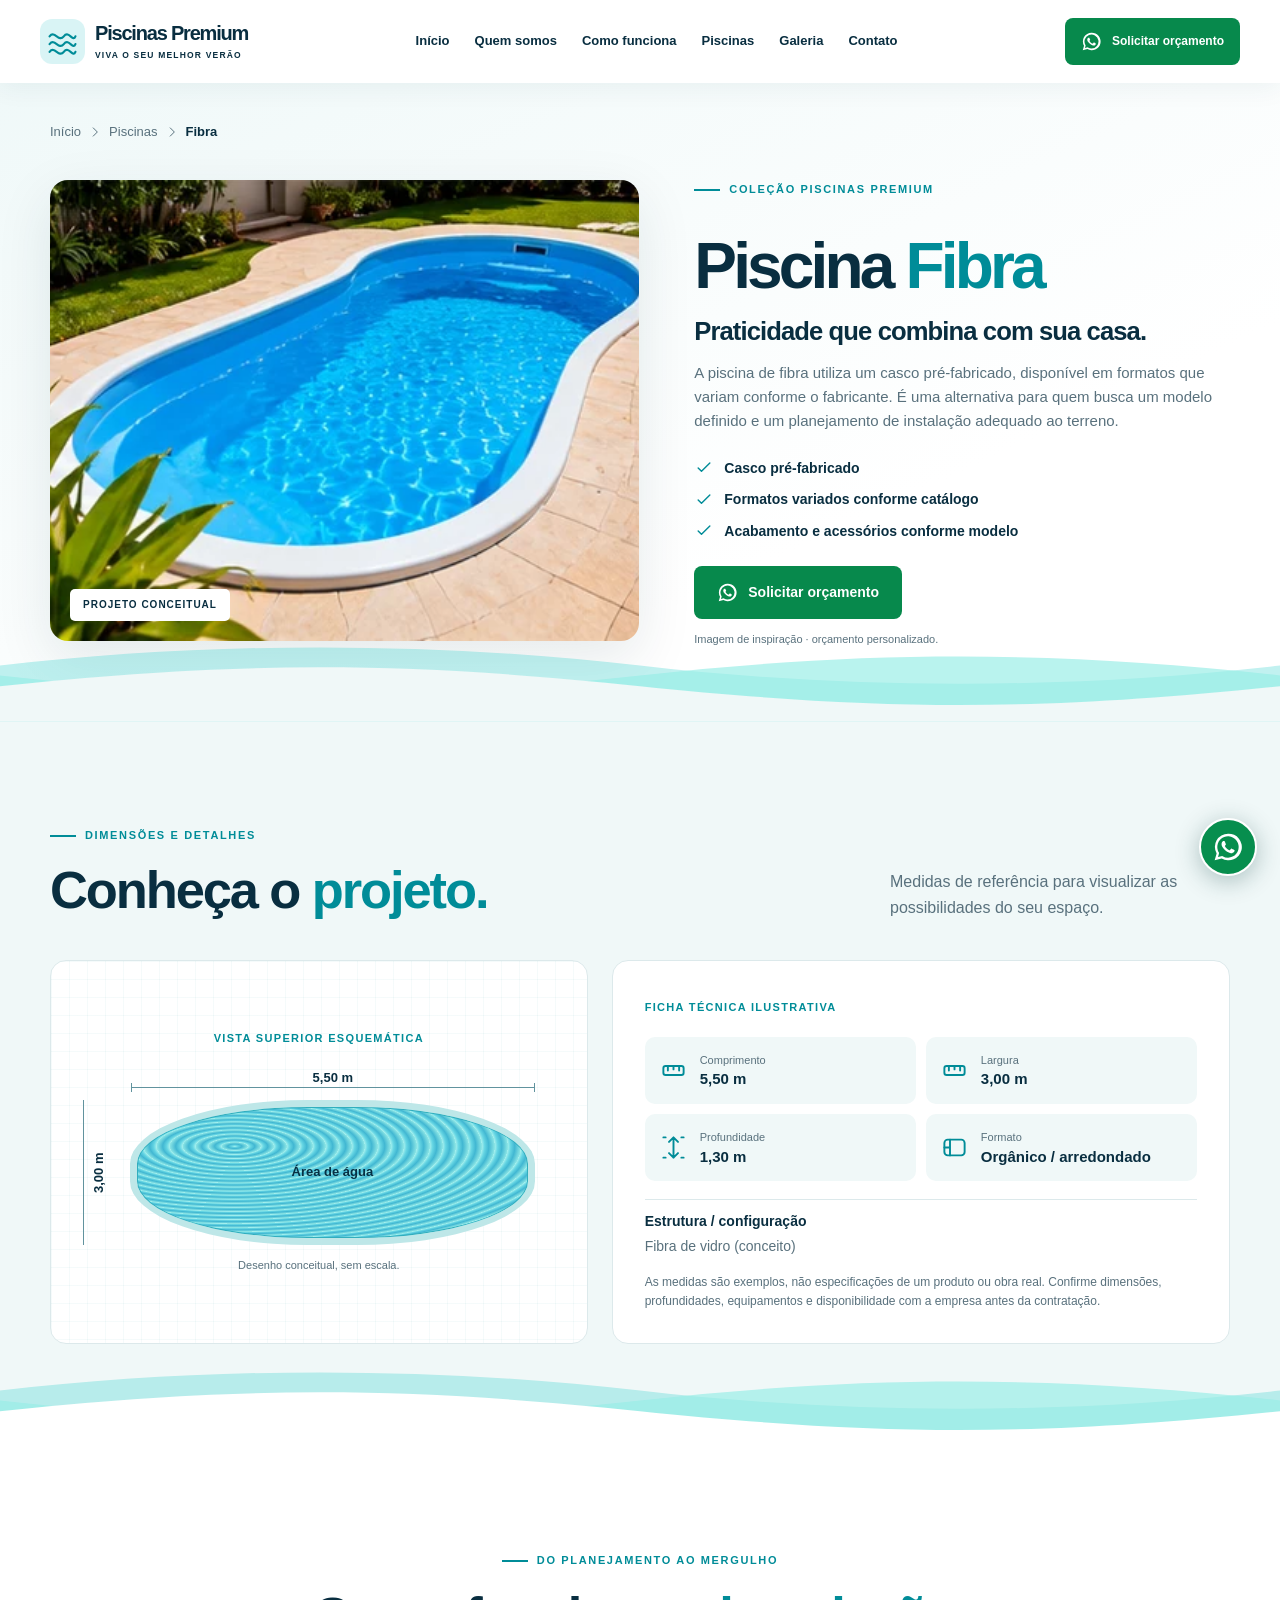
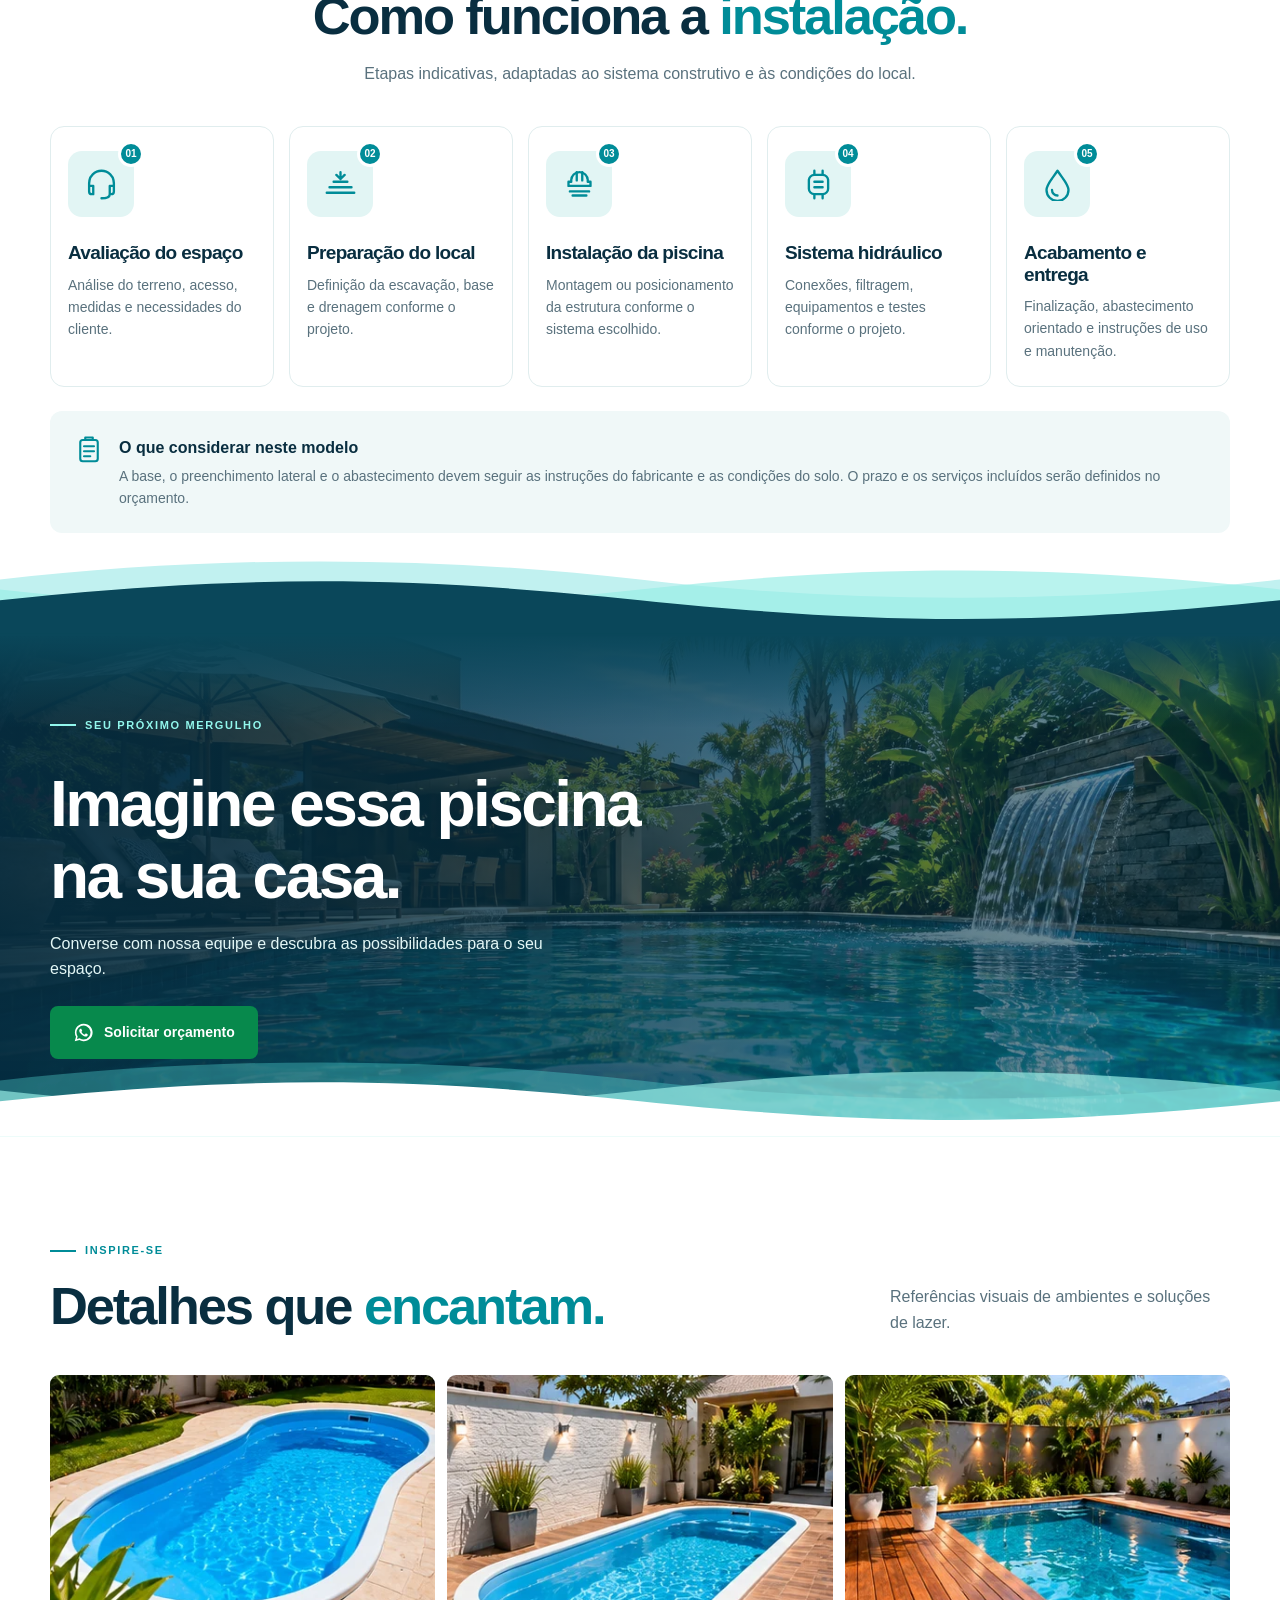
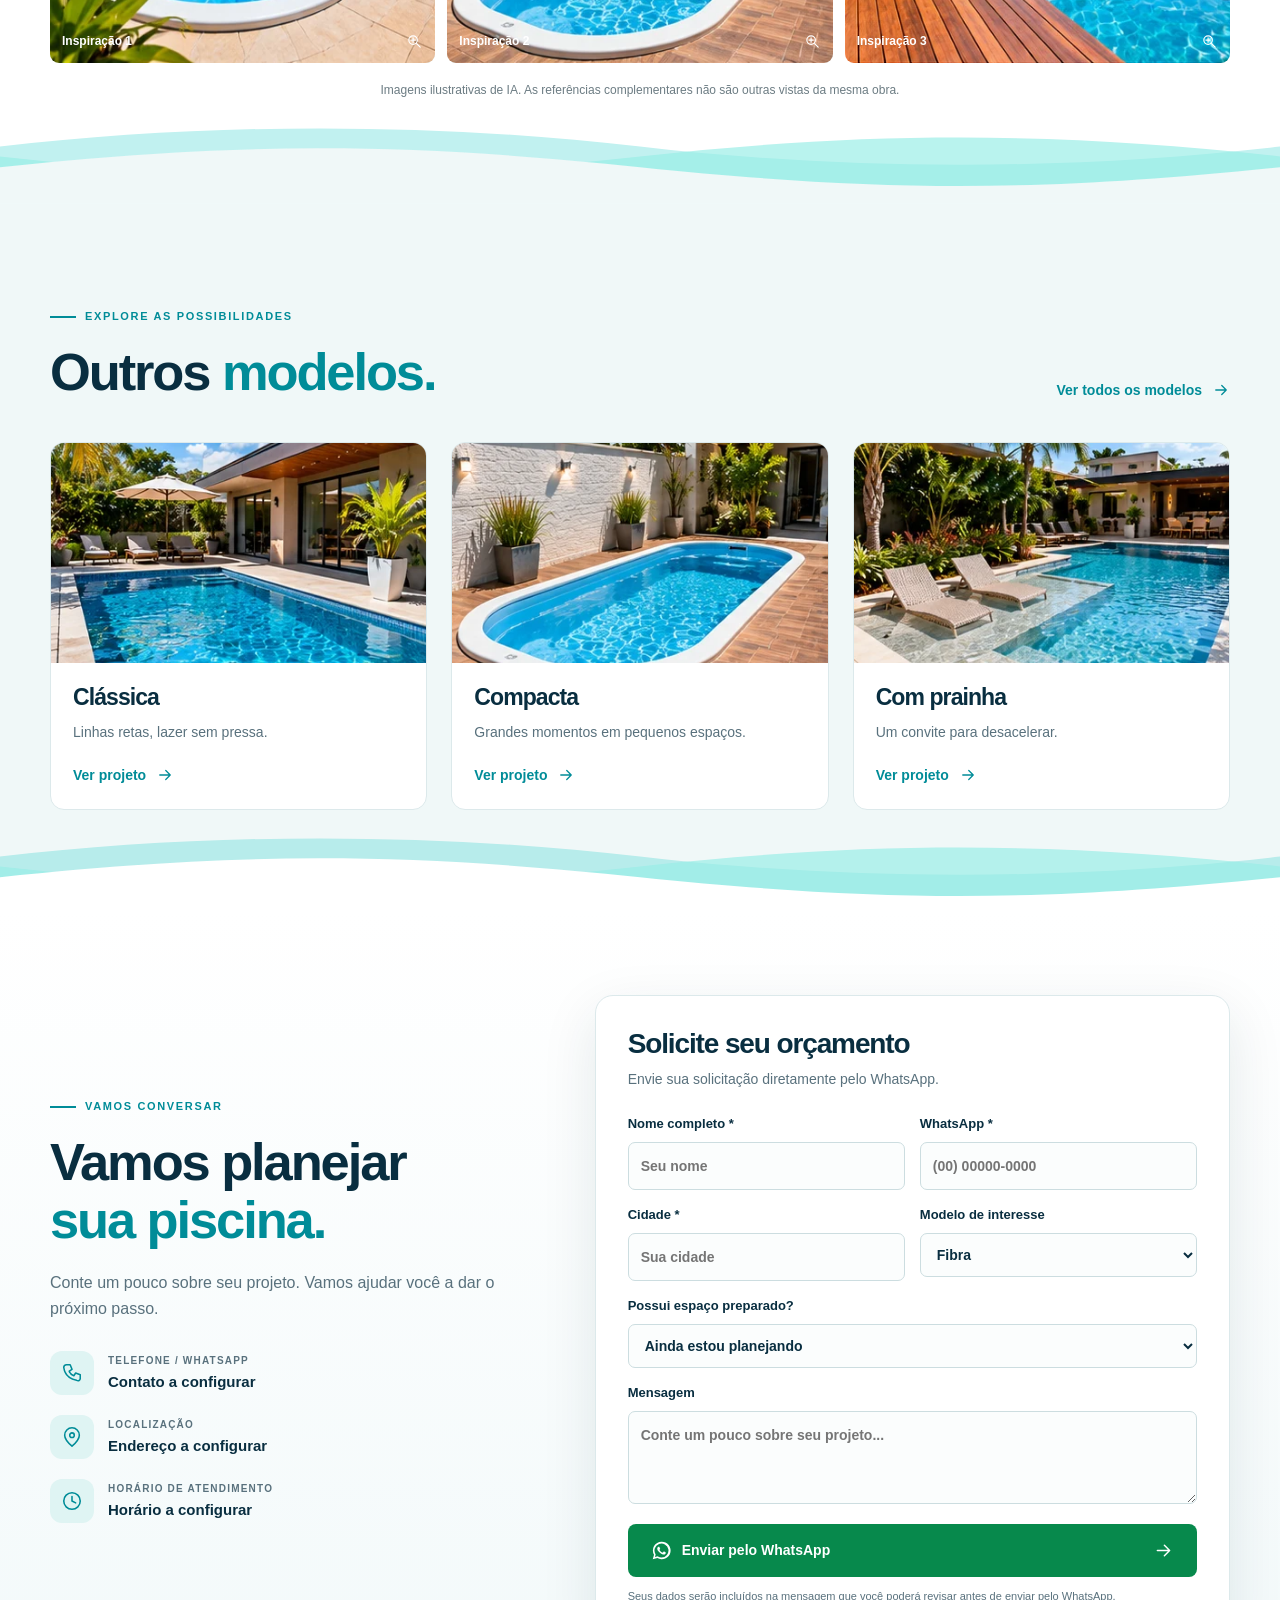
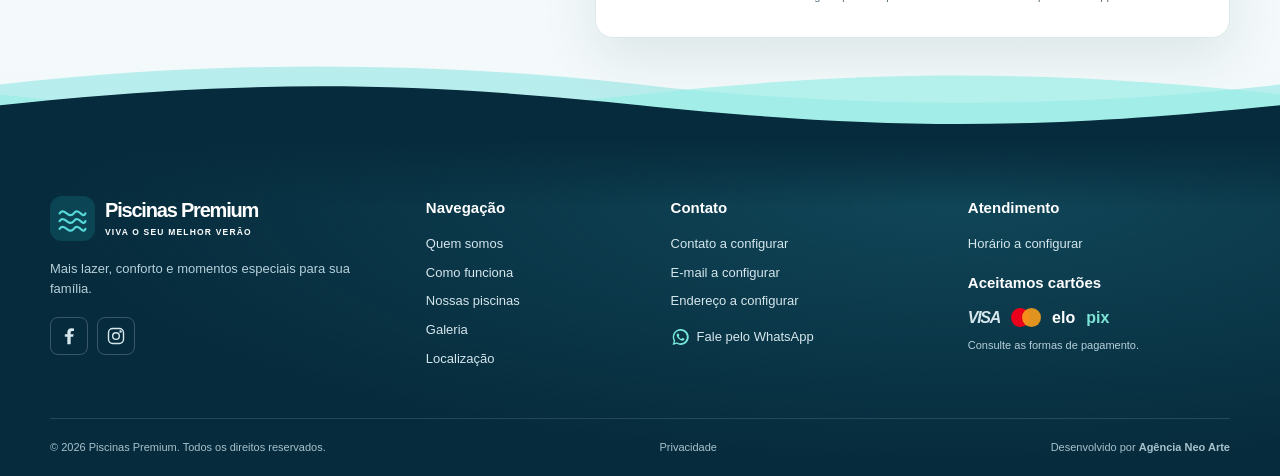
<file: projetos/fibra.html>
<!DOCTYPE html>

<html lang="pt-BR"><head><meta charset="utf-8"/><meta content="width=device-width,initial-scale=1" name="viewport"/><meta content="#073044" name="theme-color"/><title>Piscina Fibra | Piscinas Premium</title><meta content="A piscina de fibra utiliza um casco pré-fabricado, disponível em formatos que variam conforme o fabricante. É uma alternativa para quem busca um modelo definido e um planejamento de instalação adequado ao terreno." name="description"/><meta content="website" property="og:type"/><meta content="Piscina Fibra | Piscinas Premium" property="og:title"/><meta content="A piscina de fibra utiliza um casco pré-fabricado, disponível em formatos que variam conforme o fabricante. É uma alternativa para quem busca um modelo definido e um planejamento de instalação adequado ao terreno." property="og:description"/><meta content="../assets/imagens/fibra.webp" property="og:image"/><link href="../assets/icons/favicon.svg" rel="icon" type="image/svg+xml"/><link href="../assets/css/style.css?v=3" rel="stylesheet"/><script defer="" src="../assets/js/config.js"></script><script defer="" src="../assets/js/script.js?v=3"></script><noscript><style>.hero-track{height:100vh!important}.hero-sticky{position:relative!important}.hero-media video{display:none}.scroll-cue{display:none}</style></noscript><link href="../assets/css/water.css?v=4" rel="stylesheet"/><script defer="" src="../assets/js/effects.js?v=4"></script></head>
<body class="project-page" data-project="Fibra" data-project-slug="fibra"><svg aria-hidden="true" style="position:absolute;width:0;height:0;overflow:hidden" xmlns="http://www.w3.org/2000/svg"><symbol fill="none" id="i-wave" stroke="currentColor" stroke-linecap="round" stroke-linejoin="round" stroke-width="1.7" viewBox="0 0 24 24"><path d="M2 8c4-5 7 5 11 0s7 5 9 0M2 14c4-5 7 5 11 0s7 5 9 0M2 20c4-5 7 5 11 0s7 5 9 0"></path></symbol><symbol fill="none" id="i-arrow" stroke="currentColor" stroke-linecap="round" stroke-linejoin="round" stroke-width="1.7" viewBox="0 0 24 24"><path d="M5 12h14m-6-6 6 6-6 6"></path></symbol><symbol fill="none" id="i-down" stroke="currentColor" stroke-linecap="round" stroke-linejoin="round" stroke-width="1.7" viewBox="0 0 24 24"><path d="M12 5v14m-6-6 6 6 6-6"></path></symbol><symbol fill="none" id="i-check" stroke="currentColor" stroke-linecap="round" stroke-linejoin="round" stroke-width="1.7" viewBox="0 0 24 24"><path d="m5 12 4 4L19 6"></path></symbol><symbol fill="none" id="i-menu" stroke="currentColor" stroke-linecap="round" stroke-linejoin="round" stroke-width="1.7" viewBox="0 0 24 24"><path d="M3 6h18M3 12h18M3 18h18"></path></symbol><symbol fill="none" id="i-close" stroke="currentColor" stroke-linecap="round" stroke-linejoin="round" stroke-width="1.7" viewBox="0 0 24 24"><path d="m6 6 12 12M18 6 6 18"></path></symbol><symbol fill="none" id="i-headset" stroke="currentColor" stroke-linecap="round" stroke-linejoin="round" stroke-width="1.7" viewBox="0 0 24 24"><path d="M3 14v-3a9 9 0 0 1 18 0v3M3 13h3v6H5a2 2 0 0 1-2-2zm18 0h-3v6h1a2 2 0 0 0 2-2zm-3 6c0 2-2 3-6 3"></path></symbol><symbol fill="none" id="i-pool" stroke="currentColor" stroke-linecap="round" stroke-linejoin="round" stroke-width="1.7" viewBox="0 0 24 24"><path d="M8 15V5a3 3 0 0 1 6 0v1m0 9V5a3 3 0 0 1 6 0v1M8 9h6M8 13h6M2 18c3-3 5 3 8 0s5 3 8 0 4 0 4 0M2 22c3-3 5 3 8 0s5 3 8 0 4 0 4 0"></path></symbol><symbol fill="none" id="i-plan" stroke="currentColor" stroke-linecap="round" stroke-linejoin="round" stroke-width="1.7" viewBox="0 0 24 24"><rect height="17" rx="2" width="14" x="5" y="4"></rect><path d="M9 4V2h6v2M8 9h8m-8 4h8m-8 4h5"></path></symbol><symbol fill="none" id="i-tools" stroke="currentColor" stroke-linecap="round" stroke-linejoin="round" stroke-width="1.7" viewBox="0 0 24 24"><path d="M12 3a6 6 0 0 0-6 6v1H4v3h16v-3h-2V9a6 6 0 0 0-6-6Z"></path><path d="M10 3v6m4-6v6M5 17h14M7 20h10"></path></symbol><symbol fill="none" id="i-shield" stroke="currentColor" stroke-linecap="round" stroke-linejoin="round" stroke-width="1.7" viewBox="0 0 24 24"><path d="M12 2 3 6v6c0 5 4 8 9 10 5-2 9-5 9-10V6zM8 12l3 3 5-6"></path></symbol><symbol fill="none" id="i-pin" stroke="currentColor" stroke-linecap="round" stroke-linejoin="round" stroke-width="1.7" viewBox="0 0 24 24"><path d="M20 10c0 5-8 12-8 12S4 15 4 10a8 8 0 1 1 16 0z"></path><circle cx="12" cy="10" r="2.5"></circle></symbol><symbol fill="none" id="i-clock" stroke="currentColor" stroke-linecap="round" stroke-linejoin="round" stroke-width="1.7" viewBox="0 0 24 24"><circle cx="12" cy="12" r="9"></circle><path d="M12 7v5l4 2"></path></symbol><symbol fill="none" id="i-mail" stroke="currentColor" stroke-linecap="round" stroke-linejoin="round" stroke-width="1.7" viewBox="0 0 24 24"><rect height="14" rx="2" width="18" x="3" y="5"></rect><path d="m3 6 9 7 9-7"></path></symbol><symbol fill="none" id="i-phone" stroke="currentColor" stroke-linecap="round" stroke-linejoin="round" stroke-width="1.7" viewBox="0 0 24 24"><path d="M6 3h4l2 5-3 2c1 3 2 4 5 5l2-3 5 2v4c0 2-2 3-4 2C8 18 4 14 3 6c0-2 1-3 3-3z"></path></symbol><symbol fill="none" id="i-plus" stroke="currentColor" stroke-linecap="round" stroke-linejoin="round" stroke-width="1.7" viewBox="0 0 24 24"><path d="M12 5v14M5 12h14"></path></symbol><symbol fill="none" id="i-zoom" stroke="currentColor" stroke-linecap="round" stroke-linejoin="round" stroke-width="1.7" viewBox="0 0 24 24"><circle cx="10" cy="10" r="6"></circle><path d="m15 15 5 5M10 7v6M7 10h6"></path></symbol><symbol fill="none" id="i-left" stroke="currentColor" stroke-linecap="round" stroke-linejoin="round" stroke-width="1.7" viewBox="0 0 24 24"><path d="m15 5-7 7 7 7"></path></symbol><symbol fill="none" id="i-right" stroke="currentColor" stroke-linecap="round" stroke-linejoin="round" stroke-width="1.7" viewBox="0 0 24 24"><path d="m9 5 7 7-7 7"></path></symbol><symbol fill="none" id="i-instagram" stroke="currentColor" stroke-linecap="round" stroke-linejoin="round" stroke-width="1.7" viewBox="0 0 24 24"><rect height="18" rx="5" width="18" x="3" y="3"></rect><circle cx="12" cy="12" r="4"></circle><circle cx="17.5" cy="6.5" fill="currentColor" r=".7"></circle></symbol><symbol fill="none" id="i-facebook" stroke="currentColor" stroke-linecap="round" stroke-linejoin="round" stroke-width="1.7" viewBox="0 0 24 24"><path d="M14 22v-9h3l.5-3H14V8c0-1 .3-2 2-2h2V3a21 21 0 0 0-3-.2c-3 0-5 1.8-5 5V10H7v3h3v9z" fill="currentColor" stroke="none"></path></symbol><symbol fill="none" id="i-whatsapp" stroke="currentColor" stroke-linecap="round" stroke-linejoin="round" stroke-width="1.7" viewBox="0 0 24 24"><path d="M12.05 2a9.9 9.9 0 0 0-8.58 14.84L2 22l5.3-1.4A10 10 0 1 0 12.05 2Zm0 18a8 8 0 0 1-4.1-1.13l-.3-.18-3.14.83.84-3.05-.2-.31A8 8 0 1 1 12.05 20Zm4.4-5.98c-.24-.12-1.43-.7-1.65-.78-.22-.08-.38-.12-.54.12-.16.24-.62.78-.76.94-.14.16-.28.18-.52.06-.24-.12-1.02-.38-1.94-1.2-.72-.64-1.2-1.42-1.34-1.66-.14-.24-.02-.37.1-.49.11-.11.24-.28.36-.42.12-.14.16-.24.24-.4.08-.16.04-.3-.02-.42-.06-.12-.54-1.3-.74-1.78-.2-.46-.4-.4-.54-.4h-.46c-.16 0-.42.06-.64.3-.22.24-.84.82-.84 2s.86 2.32.98 2.48c.12.16 1.69 2.58 4.09 3.62.57.25 1.02.4 1.37.51.57.18 1.09.16 1.5.1.46-.07 1.43-.58 1.63-1.14.2-.56.2-1.04.14-1.14-.06-.1-.22-.16-.46-.28Z" fill="currentColor" stroke="none"></path></symbol><symbol fill="none" id="i-ruler" stroke="currentColor" stroke-linecap="round" stroke-linejoin="round" stroke-width="1.7" viewBox="0 0 24 24"><rect height="8" rx="2" width="18" x="3" y="8"></rect><path d="M7 8v4m5-4v3m5-3v4"></path></symbol><symbol fill="none" id="i-depth" stroke="currentColor" stroke-linecap="round" stroke-linejoin="round" stroke-width="1.7" viewBox="0 0 24 24"><path d="M12 3v18M8 7l4-4 4 4m-8 10 4 4 4-4M3 3h2m14 0h2M3 21h2m14 0h2"></path></symbol><symbol fill="none" id="i-ground" stroke="currentColor" stroke-linecap="round" stroke-linejoin="round" stroke-width="1.7" viewBox="0 0 24 24"><path d="M2 18h20M4 14h16M7 10h10M12 3v5m-3-3 3 3 3-3"></path></symbol><symbol fill="none" id="i-drop" stroke="currentColor" stroke-linecap="round" stroke-linejoin="round" stroke-width="1.7" viewBox="0 0 24 24"><path d="M12 2c4 6 8 10 8 14a8 8 0 0 1-16 0c0-4 4-8 8-14Z"></path><path d="M8 16a4 4 0 0 0 4 4"></path></symbol><symbol fill="none" id="i-layout" stroke="currentColor" stroke-linecap="round" stroke-linejoin="round" stroke-width="1.7" viewBox="0 0 24 24"><rect height="14" rx="3" width="18" x="3" y="5"></rect><path d="M8 5v14m-5-7h5"></path></symbol><symbol fill="none" id="i-filter" stroke="currentColor" stroke-linecap="round" stroke-linejoin="round" stroke-width="1.7" viewBox="0 0 24 24"><rect height="14" rx="4" width="14" x="5" y="5"></rect><path d="M9 2v3m6-3v3M9 19v3m6-3v3M9 10h6m-6 4h6"></path></symbol></svg><div aria-hidden="true" class="water-loader" id="water-loader"><div class="loader-shimmer"></div><div class="loader-center"><div class="loader-rings"><i></i><i></i><i></i><svg aria-hidden="true" class="icon"><use href="#i-wave"></use></svg></div><strong data-company="">Piscinas Premium</strong><small>MERGULHE EM UMA NOVA EXPERIÊNCIA</small><span class="loader-line"></span></div><svg class="loader-wave" preserveAspectRatio="none" viewBox="0 0 1440 120"><path d="M0 0H1440V57Q1320 115 1200 62T960 61T720 60T480 60T240 58T0 60Z" fill="currentColor"></path></svg></div><a class="skip" href="#projeto">Pular para o conteúdo</a>
<header class="solid" id="header"><div class="nav-wrap"><a aria-label="Ir para início" class="brand" href="../index.html#inicio"><span class="brand-mark"><svg aria-hidden="true" class="icon"><use href="#i-wave"></use></svg></span><span><strong data-company="">Piscinas Premium</strong><small>VIVA O SEU MELHOR VERÃO</small></span></a><button aria-controls="nav" aria-expanded="false" aria-label="Abrir menu" class="menu-toggle" type="button"><svg aria-hidden="true" class="icon"><use href="#i-menu"></use></svg></button><nav aria-label="Menu principal" id="nav"><a href="../index.html#inicio">Início</a><a href="../index.html#sobre">Quem somos</a><a href="../index.html#como-funciona">Como funciona</a><a href="../index.html#modelos">Piscinas</a><a href="../index.html#galeria">Galeria</a><a href="#contato">Contato</a></nav><a class="btn btn-primary header-cta" data-message="Olá! Gostaria de informações e orçamento para o projeto de piscina Fibra." data-wa="" href="#contato"><svg aria-hidden="true" class="icon"><use href="#i-whatsapp"></use></svg> Solicitar orçamento</a></div></header>
<main id="projeto"><section class="project-intro"><div class="shell"><div class="breadcrumbs"><a href="../index.html">Início</a><svg aria-hidden="true" class="icon"><use href="#i-right"></use></svg><a href="../index.html#modelos">Piscinas</a><svg aria-hidden="true" class="icon"><use href="#i-right"></use></svg><span>Fibra</span></div><div class="project-grid"><div class="project-photo water-photo"><img alt="Piscina Fibra em ambiente residencial — imagem ilustrativa" fetchpriority="high" height="305" src="../assets/imagens/fibra.webp" width="408"/><span class="project-photo-tag">PROJETO CONCEITUAL</span></div><div class="project-copy"><span class="eyebrow"><span></span> COLEÇÃO PISCINAS PREMIUM</span><h1>Piscina <em>Fibra</em></h1><h2>Praticidade que combina com sua casa.</h2><p>A piscina de fibra utiliza um casco pré-fabricado, disponível em formatos que variam conforme o fabricante. É uma alternativa para quem busca um modelo definido e um planejamento de instalação adequado ao terreno.</p><ul class="project-checks"><li><svg aria-hidden="true" class="icon"><use href="#i-check"></use></svg> Casco pré-fabricado</li><li><svg aria-hidden="true" class="icon"><use href="#i-check"></use></svg> Formatos variados conforme catálogo</li><li><svg aria-hidden="true" class="icon"><use href="#i-check"></use></svg> Acabamento e acessórios conforme modelo</li></ul><a class="btn btn-primary" data-message="Olá! Gostaria de informações e orçamento para o projeto de piscina Fibra." data-wa="" href="#contato"><svg aria-hidden="true" class="icon"><use href="#i-whatsapp"></use></svg> Solicitar orçamento</a><small>Imagem de inspiração · orçamento personalizado.</small></div></div></div></section>
<section class="section project-technical water-section"><div aria-hidden="true" class="water-boundary water-wave"><svg class="wave-back" preserveAspectRatio="none" viewBox="0 0 1600 100" focusable="false"><path d="M0 37C130 10 270 10 400 37S670 64 800 37 1070 10 1200 37 1470 64 1600 37V100H0Z"/></svg><svg class="wave-middle" preserveAspectRatio="none" viewBox="0 0 1600 100" focusable="false"><path d="M0 48C140 76 260 76 400 48S660 20 800 48 1060 76 1200 48 1460 20 1600 48V100H0Z"/></svg><svg class="wave-surface" preserveAspectRatio="none" viewBox="0 0 1600 100" focusable="false"><path d="M0 60C150 32 250 32 400 60S650 88 800 60 1050 32 1200 60 1450 88 1600 60V100H0Z"/></svg></div><div class="shell"><div class="section-heading split reveal"><div><span class="eyebrow"><span></span> DIMENSÕES E DETALHES</span><h2>Conheça o <em>projeto.</em></h2></div><p>Medidas de referência para visualizar as possibilidades do seu espaço.</p></div><div class="technical-grid"><div class="pool-plan reveal"><div class="plan-label">VISTA SUPERIOR ESQUEMÁTICA</div><div class="plan-dimension plan-length"><span>5,50 m</span></div><div class="plan-body"><div class="plan-dimension plan-width"><span>3,00 m</span></div><div class="plan-water fibra"><span>Área de água</span></div></div><small>Desenho conceitual, sem escala.</small></div><div class="spec-panel reveal"><span class="spec-kicker">FICHA TÉCNICA ILUSTRATIVA</span><div class="spec-grid"><div class="spec"><svg aria-hidden="true" class="icon"><use href="#i-ruler"></use></svg><div><small>Comprimento</small><strong>5,50 m</strong></div></div><div class="spec"><svg aria-hidden="true" class="icon"><use href="#i-ruler"></use></svg><div><small>Largura</small><strong>3,00 m</strong></div></div><div class="spec"><svg aria-hidden="true" class="icon"><use href="#i-depth"></use></svg><div><small>Profundidade</small><strong>1,30 m</strong></div></div><div class="spec"><svg aria-hidden="true" class="icon"><use href="#i-layout"></use></svg><div><small>Formato</small><strong>Orgânico / arredondado</strong></div></div></div><div class="material"><strong>Estrutura / configuração</strong><p>Fibra de vidro (conceito)</p></div><p class="project-disclaimer">As medidas são exemplos, não especificações de um produto ou obra real. Confirme dimensões, profundidades, equipamentos e disponibilidade com a empresa antes da contratação.</p></div></div></div></section>
<section class="section water-section project-install"><div aria-hidden="true" class="water-boundary water-wave"><svg class="wave-back" preserveAspectRatio="none" viewBox="0 0 1600 100" focusable="false"><path d="M0 37C130 10 270 10 400 37S670 64 800 37 1070 10 1200 37 1470 64 1600 37V100H0Z"/></svg><svg class="wave-middle" preserveAspectRatio="none" viewBox="0 0 1600 100" focusable="false"><path d="M0 48C140 76 260 76 400 48S660 20 800 48 1060 76 1200 48 1460 20 1600 48V100H0Z"/></svg><svg class="wave-surface" preserveAspectRatio="none" viewBox="0 0 1600 100" focusable="false"><path d="M0 60C150 32 250 32 400 60S650 88 800 60 1050 32 1200 60 1450 88 1600 60V100H0Z"/></svg></div><div class="shell"><div class="section-heading centered reveal"><span class="eyebrow"><span></span> DO PLANEJAMENTO AO MERGULHO</span><h2>Como funciona a <em>instalação.</em></h2><p>Etapas indicativas, adaptadas ao sistema construtivo e às condições do local.</p></div><div class="steps project-steps"><article class="step reveal"><div class="step-icon"><svg aria-hidden="true" class="icon"><use href="#i-headset"></use></svg><span>01</span></div><h3>Avaliação do espaço</h3><p>Análise do terreno, acesso, medidas e necessidades do cliente.</p></article><article class="step reveal"><div class="step-icon"><svg aria-hidden="true" class="icon"><use href="#i-ground"></use></svg><span>02</span></div><h3>Preparação do local</h3><p>Definição da escavação, base e drenagem conforme o projeto.</p></article><article class="step reveal"><div class="step-icon"><svg aria-hidden="true" class="icon"><use href="#i-tools"></use></svg><span>03</span></div><h3>Instalação da piscina</h3><p>Montagem ou posicionamento da estrutura conforme o sistema escolhido.</p></article><article class="step reveal"><div class="step-icon"><svg aria-hidden="true" class="icon"><use href="#i-filter"></use></svg><span>04</span></div><h3>Sistema hidráulico</h3><p>Conexões, filtragem, equipamentos e testes conforme o projeto.</p></article><article class="step reveal"><div class="step-icon"><svg aria-hidden="true" class="icon"><use href="#i-drop"></use></svg><span>05</span></div><h3>Acabamento e entrega</h3><p>Finalização, abastecimento orientado e instruções de uso e manutenção.</p></article></div><div class="install-note reveal"><svg aria-hidden="true" class="icon"><use href="#i-plan"></use></svg><div><strong>O que considerar neste modelo</strong><p>A base, o preenchimento lateral e o abastecimento devem seguir as instruções do fabricante e as condições do solo. O prazo e os serviços incluídos serão definidos no orçamento.</p></div></div></div></section>
<section class="project-cta water-section"><div aria-hidden="true" class="water-boundary water-wave"><svg class="wave-back" preserveAspectRatio="none" viewBox="0 0 1600 100" focusable="false"><path d="M0 37C130 10 270 10 400 37S670 64 800 37 1070 10 1200 37 1470 64 1600 37V100H0Z"/></svg><svg class="wave-middle" preserveAspectRatio="none" viewBox="0 0 1600 100" focusable="false"><path d="M0 48C140 76 260 76 400 48S660 20 800 48 1060 76 1200 48 1460 20 1600 48V100H0Z"/></svg><svg class="wave-surface" preserveAspectRatio="none" viewBox="0 0 1600 100" focusable="false"><path d="M0 60C150 32 250 32 400 60S650 88 800 60 1050 32 1200 60 1450 88 1600 60V100H0Z"/></svg></div><div class="shell reveal"><span class="eyebrow light"><span></span> SEU PRÓXIMO MERGULHO</span><h2>Imagine essa piscina<br/>na sua casa.</h2><p>Converse com nossa equipe e descubra as possibilidades para o seu espaço.</p><a class="btn btn-primary" data-message="Olá! Gostaria de informações e orçamento para o projeto de piscina Fibra." data-wa="" href="#contato"><svg aria-hidden="true" class="icon"><use href="#i-whatsapp"></use></svg> Solicitar orçamento</a></div></section>
<section class="section water-section"><div aria-hidden="true" class="water-boundary water-wave"><svg class="wave-back" preserveAspectRatio="none" viewBox="0 0 1600 100" focusable="false"><path d="M0 37C130 10 270 10 400 37S670 64 800 37 1070 10 1200 37 1470 64 1600 37V100H0Z"/></svg><svg class="wave-middle" preserveAspectRatio="none" viewBox="0 0 1600 100" focusable="false"><path d="M0 48C140 76 260 76 400 48S660 20 800 48 1060 76 1200 48 1460 20 1600 48V100H0Z"/></svg><svg class="wave-surface" preserveAspectRatio="none" viewBox="0 0 1600 100" focusable="false"><path d="M0 60C150 32 250 32 400 60S650 88 800 60 1050 32 1200 60 1450 88 1600 60V100H0Z"/></svg></div><div class="shell"><div class="section-heading split reveal"><div><span class="eyebrow"><span></span> INSPIRE-SE</span><h2>Detalhes que <em>encantam.</em></h2></div><p>Referências visuais de ambientes e soluções de lazer.</p></div><div class="gallery project-gallery"><button aria-label="Ampliar imagem de inspiração 1" class="gallery-photo water-photo reveal" type="button"><img alt="Fibra — imagem ilustrativa 1" height="305" loading="lazy" src="../assets/imagens/fibra.webp" width="408"/><span>Inspiração 1 <svg aria-hidden="true" class="icon"><use href="#i-zoom"></use></svg></span></button><button aria-label="Ampliar imagem de inspiração 2" class="gallery-photo water-photo reveal" type="button"><img alt="Referência complementar de piscina — imagem ilustrativa 2" height="305" loading="lazy" src="../assets/imagens/compacta.webp" width="408"/><span>Inspiração 2 <svg aria-hidden="true" class="icon"><use href="#i-zoom"></use></svg></span></button><button aria-label="Ampliar imagem de inspiração 3" class="gallery-photo water-photo reveal" type="button"><img alt="Referência complementar de piscina — imagem ilustrativa 3" height="305" loading="lazy" src="../assets/imagens/deck.webp" width="408"/><span>Inspiração 3 <svg aria-hidden="true" class="icon"><use href="#i-zoom"></use></svg></span></button></div><p class="image-note">Imagens ilustrativas de IA. As referências complementares não são outras vistas da mesma obra.</p></div></section>
<section class="section water-section project-related"><div aria-hidden="true" class="water-boundary water-wave"><svg class="wave-back" preserveAspectRatio="none" viewBox="0 0 1600 100" focusable="false"><path d="M0 37C130 10 270 10 400 37S670 64 800 37 1070 10 1200 37 1470 64 1600 37V100H0Z"/></svg><svg class="wave-middle" preserveAspectRatio="none" viewBox="0 0 1600 100" focusable="false"><path d="M0 48C140 76 260 76 400 48S660 20 800 48 1060 76 1200 48 1460 20 1600 48V100H0Z"/></svg><svg class="wave-surface" preserveAspectRatio="none" viewBox="0 0 1600 100" focusable="false"><path d="M0 60C150 32 250 32 400 60S650 88 800 60 1050 32 1200 60 1450 88 1600 60V100H0Z"/></svg></div><div class="shell"><div class="section-heading split reveal"><div><span class="eyebrow"><span></span> EXPLORE AS POSSIBILIDADES</span><h2>Outros <em>modelos.</em></h2></div><a class="text-link" href="../index.html#modelos">Ver todos os modelos <svg aria-hidden="true" class="icon"><use href="#i-arrow"></use></svg></a></div><div class="models"><article class="model reveal"><a class="model-photo water-photo" href="classica.html"><img alt="Piscina Clássica" height="305" loading="lazy" src="../assets/imagens/classica.webp" width="408"/></a><div class="model-body"><h3>Clássica</h3><p>Linhas retas, lazer sem pressa.</p><a class="text-link" href="classica.html">Ver projeto <svg aria-hidden="true" class="icon"><use href="#i-arrow"></use></svg></a></div></article><article class="model reveal"><a class="model-photo water-photo" href="compacta.html"><img alt="Piscina Compacta" height="305" loading="lazy" src="../assets/imagens/compacta.webp" width="408"/></a><div class="model-body"><h3>Compacta</h3><p>Grandes momentos em pequenos espaços.</p><a class="text-link" href="compacta.html">Ver projeto <svg aria-hidden="true" class="icon"><use href="#i-arrow"></use></svg></a></div></article><article class="model reveal"><a class="model-photo water-photo" href="prainha.html"><img alt="Piscina Com prainha" height="305" loading="lazy" src="../assets/imagens/prainha.webp" width="408"/></a><div class="model-body"><h3>Com prainha</h3><p>Um convite para desacelerar.</p><a class="text-link" href="prainha.html">Ver projeto <svg aria-hidden="true" class="icon"><use href="#i-arrow"></use></svg></a></div></article></div></div></section><section class="section contact water-section" id="contato"><div aria-hidden="true" class="water-boundary water-wave"><svg class="wave-back" preserveAspectRatio="none" viewBox="0 0 1600 100" focusable="false"><path d="M0 37C130 10 270 10 400 37S670 64 800 37 1070 10 1200 37 1470 64 1600 37V100H0Z"/></svg><svg class="wave-middle" preserveAspectRatio="none" viewBox="0 0 1600 100" focusable="false"><path d="M0 48C140 76 260 76 400 48S660 20 800 48 1060 76 1200 48 1460 20 1600 48V100H0Z"/></svg><svg class="wave-surface" preserveAspectRatio="none" viewBox="0 0 1600 100" focusable="false"><path d="M0 60C150 32 250 32 400 60S650 88 800 60 1050 32 1200 60 1450 88 1600 60V100H0Z"/></svg></div><div class="shell contact-grid"><div class="contact-info reveal"><span class="eyebrow"><span></span> VAMOS CONVERSAR</span><h2>Vamos planejar<br/><em>sua piscina.</em></h2><p>Conte um pouco sobre seu projeto. Vamos ajudar você a dar o próximo passo.</p><div class="contact-line"><svg aria-hidden="true" class="icon"><use href="#i-phone"></use></svg><div><small>TELEFONE / WHATSAPP</small><strong data-phone="">Contato a configurar</strong></div></div><div class="contact-line"><svg aria-hidden="true" class="icon"><use href="#i-pin"></use></svg><div><small>LOCALIZAÇÃO</small><strong data-address="">Endereço a configurar</strong></div></div><div class="contact-line"><svg aria-hidden="true" class="icon"><use href="#i-clock"></use></svg><div><small>HORÁRIO DE ATENDIMENTO</small><strong data-hours="">Horário a configurar</strong></div></div></div><form class="contact-form reveal" id="contact-form"><h3>Solicite seu orçamento</h3><p>Envie sua solicitação diretamente pelo WhatsApp.</p><div class="form-grid"><label>Nome completo *<input autocomplete="name" maxlength="100" name="nome" placeholder="Seu nome" required=""/></label><label>WhatsApp *<input autocomplete="tel" maxlength="25" name="telefone" placeholder="(00) 00000-0000" required="" type="tel"/></label><label>Cidade *<input autocomplete="address-level2" maxlength="100" name="cidade" placeholder="Sua cidade" required=""/></label><label>Modelo de interesse<select id="model-select" name="modelo"><option>Quero ajuda para escolher</option><option>Clássica</option><option>Compacta</option><option>Com prainha</option><option>Borda infinita</option><option>Com hidromassagem</option><option selected="selected">Fibra</option></select></label><label class="full">Possui espaço preparado?<select name="espaco"><option>Ainda estou planejando</option><option>Sim, já tenho o espaço</option><option>Não, preciso de orientação</option></select></label><label class="full">Mensagem<textarea maxlength="600" name="mensagem" placeholder="Conte um pouco sobre seu projeto..." rows="3"></textarea></label></div><button class="btn btn-primary form-submit" type="submit"><svg aria-hidden="true" class="icon"><use href="#i-whatsapp"></use></svg> Enviar pelo WhatsApp <svg aria-hidden="true" class="icon"><use href="#i-arrow"></use></svg></button><small class="privacy">Seus dados serão incluídos na mensagem que você poderá revisar antes de enviar pelo WhatsApp.</small></form></div></section></main><footer class="water-section"><div aria-hidden="true" class="water-boundary water-wave"><svg class="wave-back" preserveAspectRatio="none" viewBox="0 0 1600 100" focusable="false"><path d="M0 37C130 10 270 10 400 37S670 64 800 37 1070 10 1200 37 1470 64 1600 37V100H0Z"/></svg><svg class="wave-middle" preserveAspectRatio="none" viewBox="0 0 1600 100" focusable="false"><path d="M0 48C140 76 260 76 400 48S660 20 800 48 1060 76 1200 48 1460 20 1600 48V100H0Z"/></svg><svg class="wave-surface" preserveAspectRatio="none" viewBox="0 0 1600 100" focusable="false"><path d="M0 60C150 32 250 32 400 60S650 88 800 60 1050 32 1200 60 1450 88 1600 60V100H0Z"/></svg></div><div class="shell footer-grid"><div><a aria-label="Ir para início" class="brand" href="../index.html#inicio"><span class="brand-mark"><svg aria-hidden="true" class="icon"><use href="#i-wave"></use></svg></span><span><strong data-company="">Piscinas Premium</strong><small>VIVA O SEU MELHOR VERÃO</small></span></a><p>Mais lazer, conforto e momentos especiais para sua família.</p><div class="socials"><a aria-label="Facebook" data-social="facebook" href="#contato"><svg aria-hidden="true" class="icon"><use href="#i-facebook"></use></svg></a><a aria-label="Instagram" data-social="instagram" href="#contato"><svg aria-hidden="true" class="icon"><use href="#i-instagram"></use></svg></a></div></div><div><h3>Navegação</h3><a href="../index.html#sobre">Quem somos</a><a href="../index.html#como-funciona">Como funciona</a><a href="../index.html#modelos">Nossas piscinas</a><a href="../index.html#galeria">Galeria</a><a href="../index.html#localizacao">Localização</a></div><div><h3>Contato</h3><span data-phone="">Contato a configurar</span><span data-email="">E-mail a configurar</span><span data-address="">Endereço a configurar</span><a class="footer-wa" data-message="Olá! Gostaria de informações e orçamento para o projeto de piscina Fibra." data-wa="" href="#contato"><svg aria-hidden="true" class="icon"><use href="#i-whatsapp"></use></svg> Fale pelo WhatsApp</a></div><div><h3>Atendimento</h3><span data-hours="">Horário a configurar</span><h3 class="pay-title">Aceitamos cartões</h3><div aria-label="Bandeiras ilustrativas, confirme disponibilidade" class="payments"><span class="visa">VISA</span><span class="master" title="Mastercard"><i></i><i></i></span><span class="elo">elo</span><span class="pix">pix</span></div><small data-payment-note="">Consulte as formas de pagamento.</small></div></div><div class="shell footer-bottom"><span>© <span id="year">2026</span> <span data-company="">Piscinas Premium</span>. Todos os direitos reservados.</span><button id="privacy-open" type="button">Privacidade</button><a href="https://neoartepub.com.br/" rel="noopener" target="_blank">Desenvolvido por <strong>Agência Neo Arte</strong></a></div></footer>
<a class="floating-wa" data-message="Olá! Gostaria de informações e orçamento para o projeto de piscina Fibra." data-wa="" href="#contato"><svg aria-hidden="true" class="icon"><use href="#i-whatsapp"></use></svg> </a>
<dialog class="lightbox" id="lightbox"><button aria-label="Fechar" class="light-close" type="button"><svg aria-hidden="true" class="icon"><use href="#i-close"></use></svg></button><button aria-label="Imagem anterior" class="light-prev" type="button"><svg aria-hidden="true" class="icon"><use href="#i-left"></use></svg></button><figure><img alt="" id="light-img"/><figcaption id="light-caption"></figcaption></figure><button aria-label="Próxima imagem" class="light-next" type="button"><svg aria-hidden="true" class="icon"><use href="#i-right"></use></svg></button></dialog>
<dialog class="notice" id="notice"><button aria-label="Fechar" class="notice-close" type="button"><svg aria-hidden="true" class="icon"><use href="#i-close"></use></svg></button><h3 id="notice-title">Atenção</h3><p id="notice-text"></p><textarea aria-label="Mensagem preparada" hidden="" id="notice-message" readonly=""></textarea><button class="btn btn-primary" hidden="" id="copy-message" type="button">Copiar mensagem</button></dialog>
</body></html>
</file>
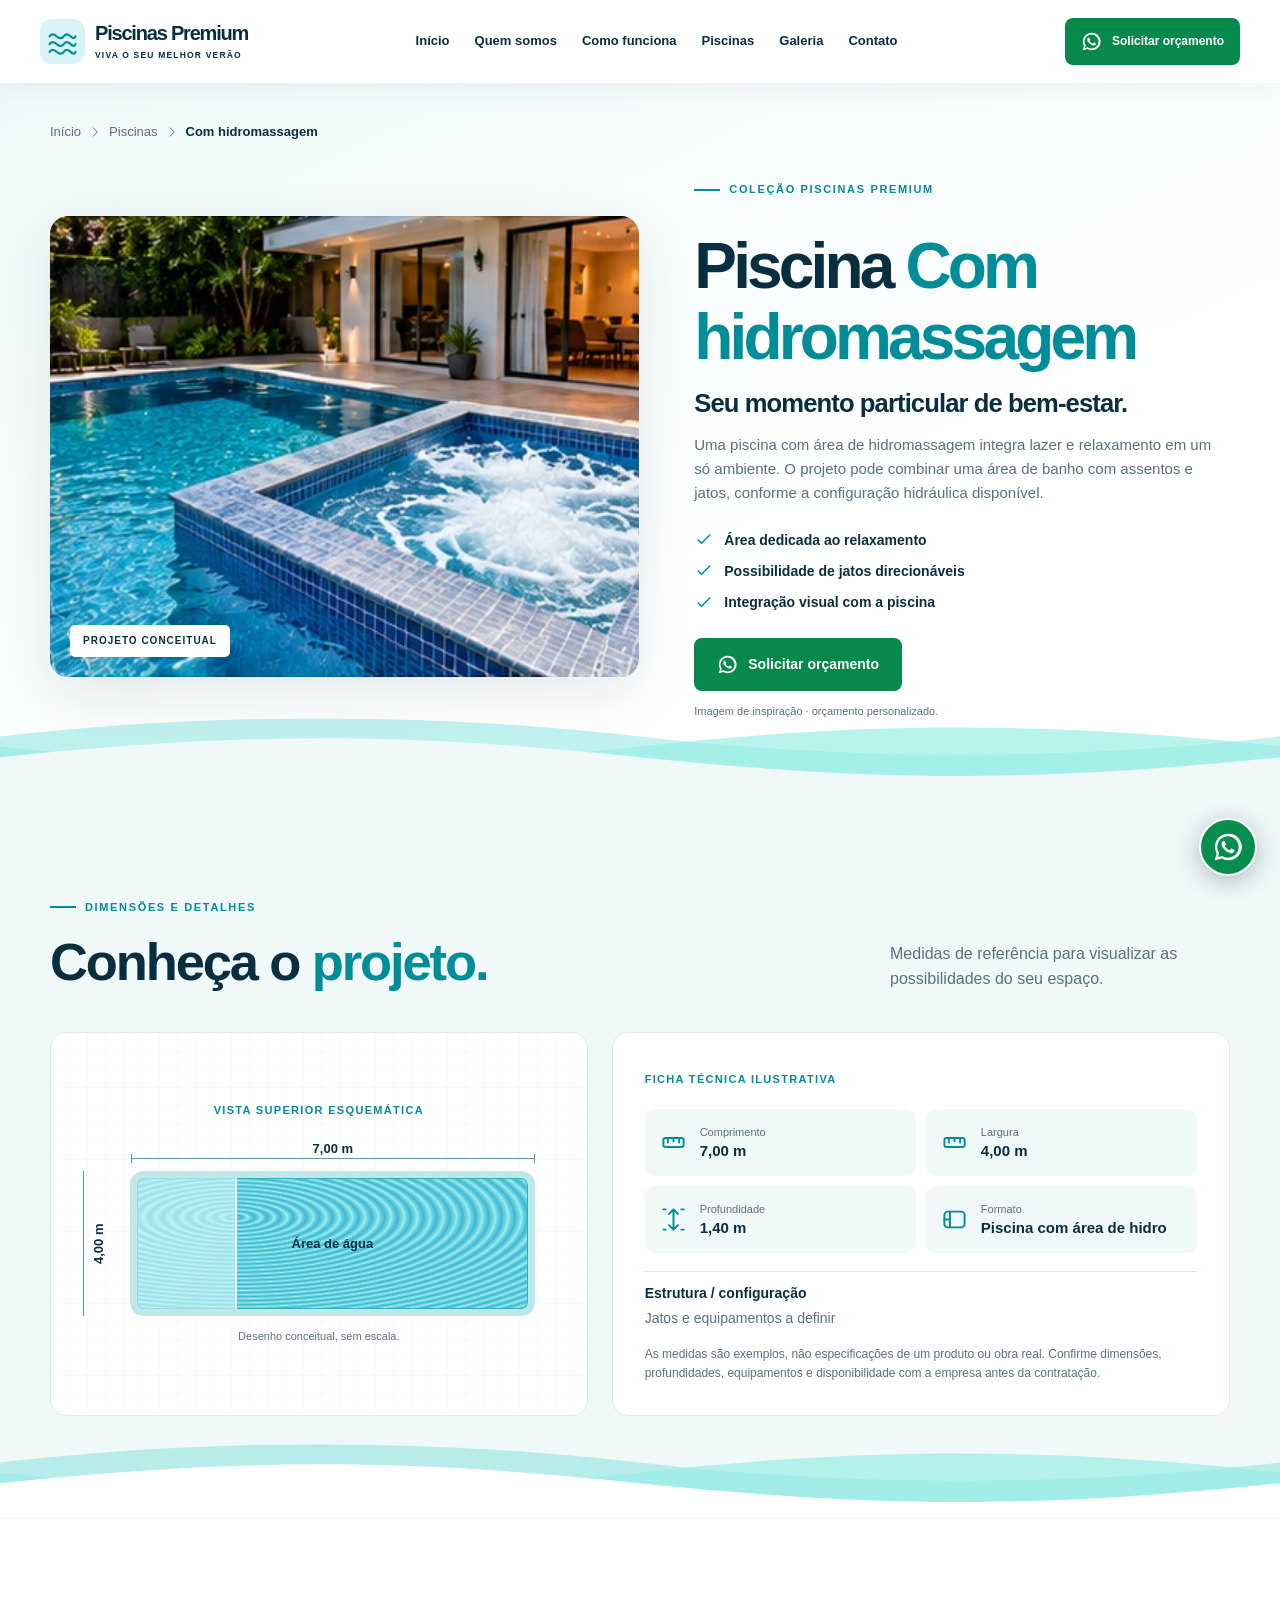
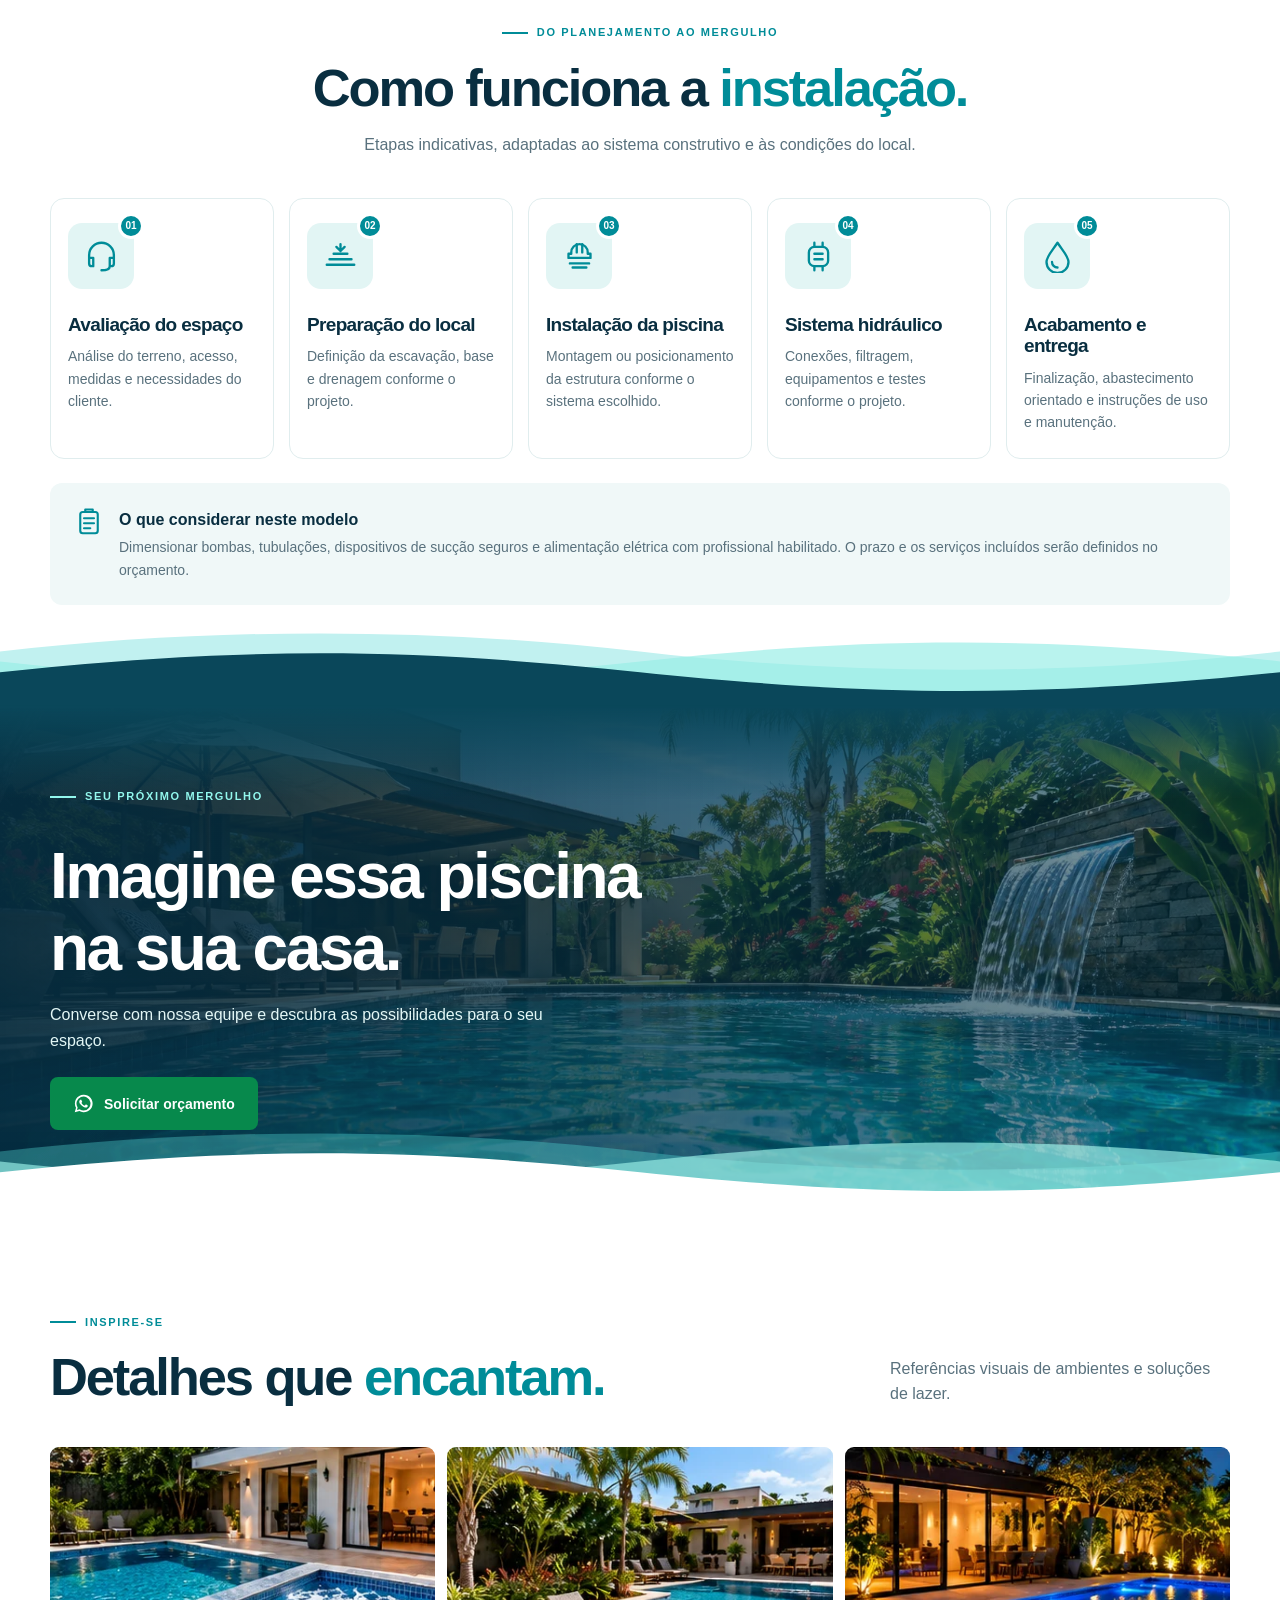
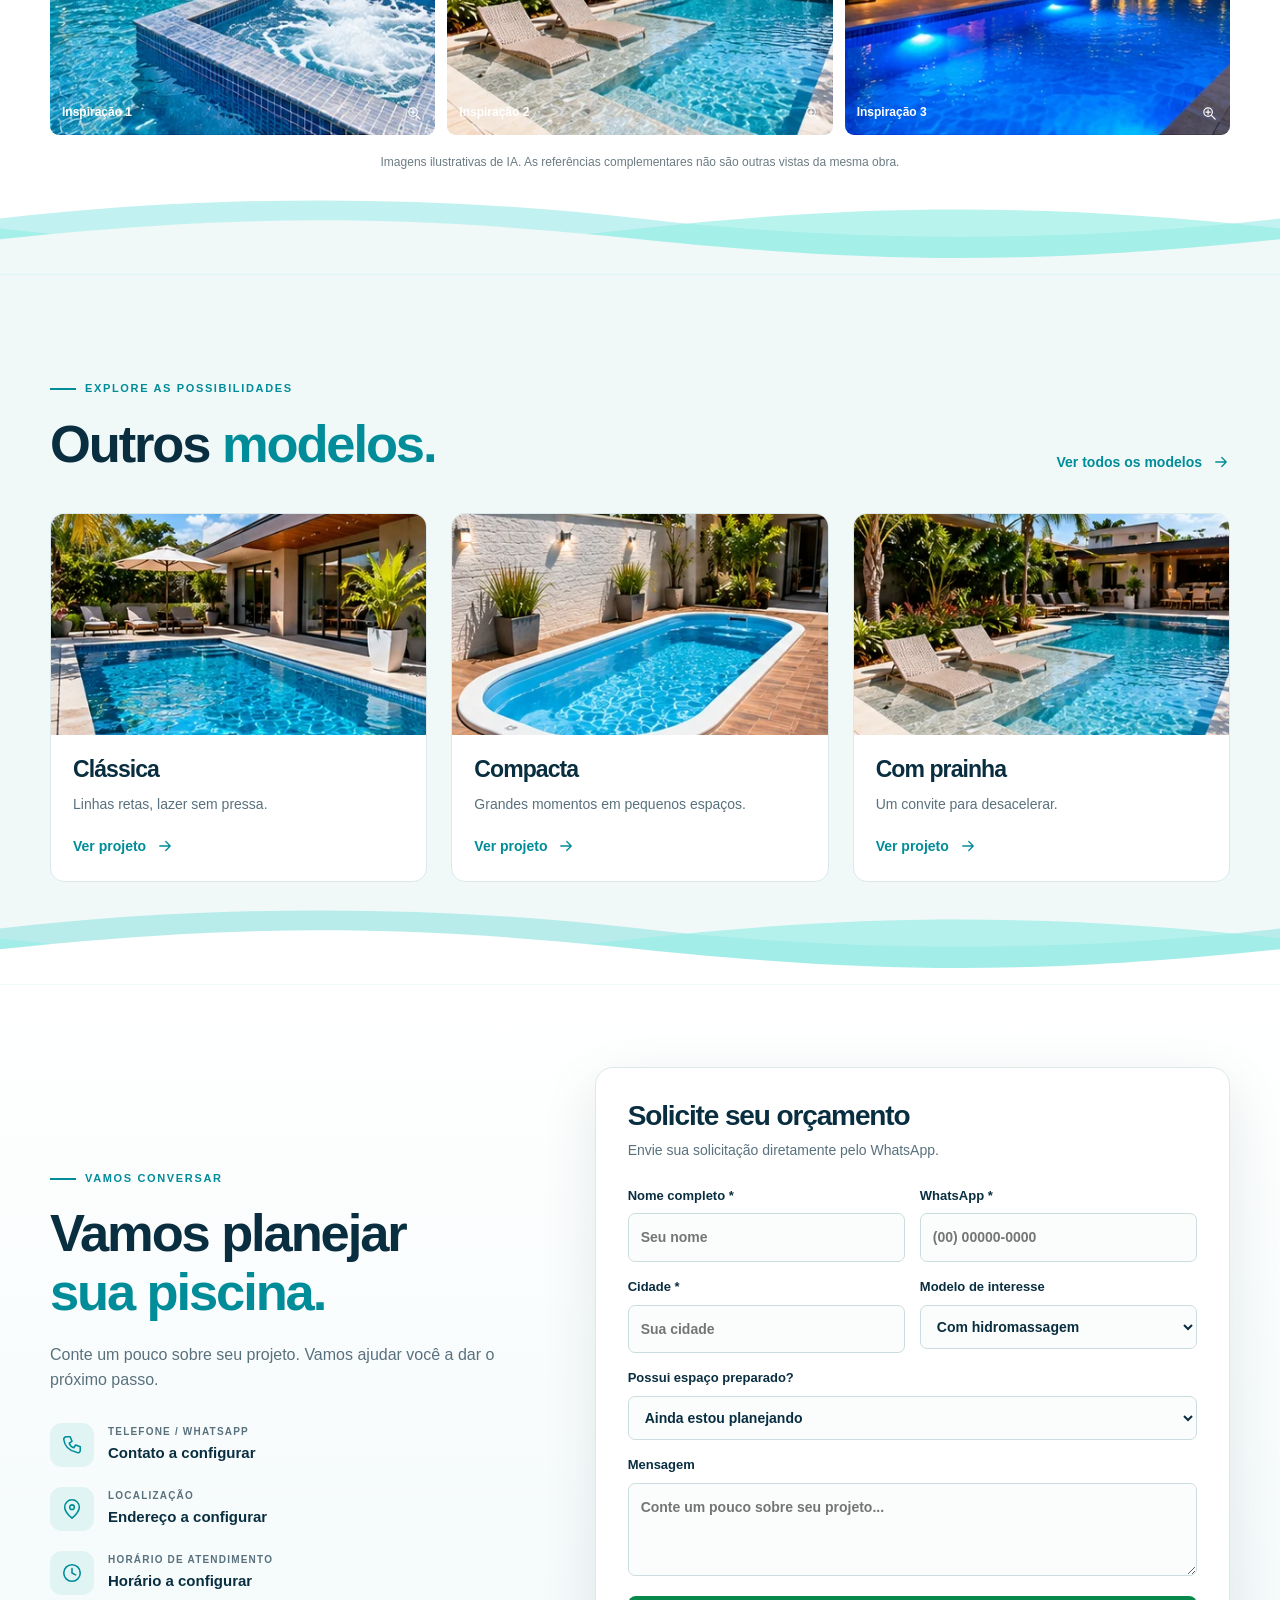
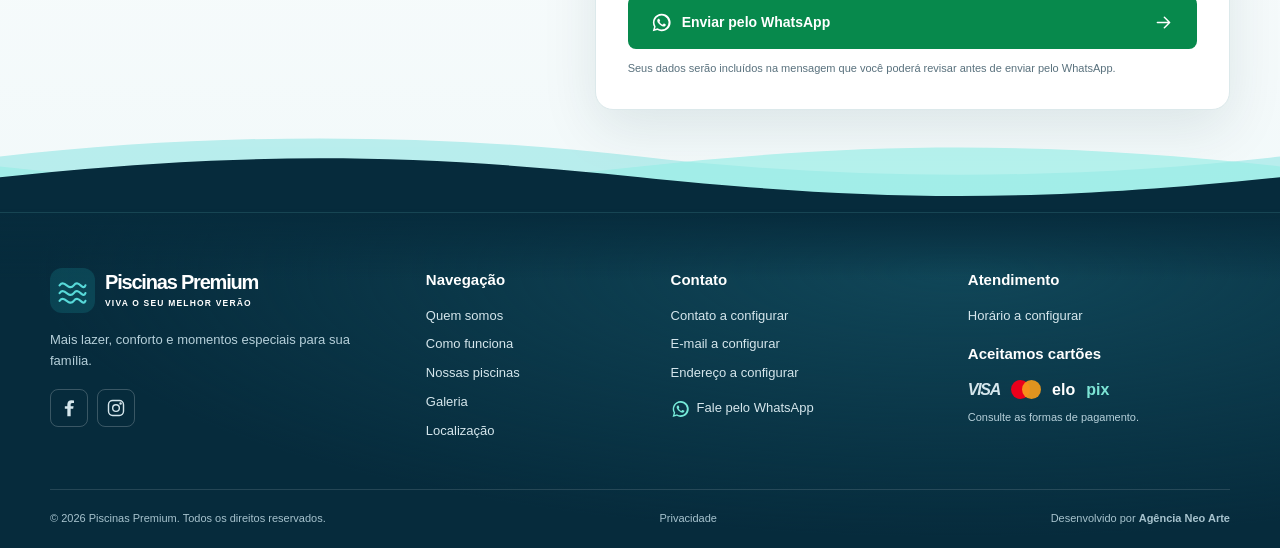
<file: projetos/hidromassagem.html>
<!DOCTYPE html>

<html lang="pt-BR"><head><meta charset="utf-8"/><meta content="width=device-width,initial-scale=1" name="viewport"/><meta content="#073044" name="theme-color"/><title>Piscina Com hidromassagem | Piscinas Premium</title><meta content="Uma piscina com área de hidromassagem integra lazer e relaxamento em um só ambiente. O projeto pode combinar uma área de banho com assentos e jatos, conforme a configuração hidráulica disponível." name="description"/><meta content="website" property="og:type"/><meta content="Piscina Com hidromassagem | Piscinas Premium" property="og:title"/><meta content="Uma piscina com área de hidromassagem integra lazer e relaxamento em um só ambiente. O projeto pode combinar uma área de banho com assentos e jatos, conforme a configuração hidráulica disponível." property="og:description"/><meta content="../assets/imagens/hidromassagem.webp" property="og:image"/><link href="../assets/icons/favicon.svg" rel="icon" type="image/svg+xml"/><link href="../assets/css/style.css?v=3" rel="stylesheet"/><script defer="" src="../assets/js/config.js"></script><script defer="" src="../assets/js/script.js?v=3"></script><noscript><style>.hero-track{height:100vh!important}.hero-sticky{position:relative!important}.hero-media video{display:none}.scroll-cue{display:none}</style></noscript><link href="../assets/css/water.css?v=4" rel="stylesheet"/><script defer="" src="../assets/js/effects.js?v=4"></script></head>
<body class="project-page" data-project="Com hidromassagem" data-project-slug="hidromassagem"><svg aria-hidden="true" style="position:absolute;width:0;height:0;overflow:hidden" xmlns="http://www.w3.org/2000/svg"><symbol fill="none" id="i-wave" stroke="currentColor" stroke-linecap="round" stroke-linejoin="round" stroke-width="1.7" viewBox="0 0 24 24"><path d="M2 8c4-5 7 5 11 0s7 5 9 0M2 14c4-5 7 5 11 0s7 5 9 0M2 20c4-5 7 5 11 0s7 5 9 0"></path></symbol><symbol fill="none" id="i-arrow" stroke="currentColor" stroke-linecap="round" stroke-linejoin="round" stroke-width="1.7" viewBox="0 0 24 24"><path d="M5 12h14m-6-6 6 6-6 6"></path></symbol><symbol fill="none" id="i-down" stroke="currentColor" stroke-linecap="round" stroke-linejoin="round" stroke-width="1.7" viewBox="0 0 24 24"><path d="M12 5v14m-6-6 6 6 6-6"></path></symbol><symbol fill="none" id="i-check" stroke="currentColor" stroke-linecap="round" stroke-linejoin="round" stroke-width="1.7" viewBox="0 0 24 24"><path d="m5 12 4 4L19 6"></path></symbol><symbol fill="none" id="i-menu" stroke="currentColor" stroke-linecap="round" stroke-linejoin="round" stroke-width="1.7" viewBox="0 0 24 24"><path d="M3 6h18M3 12h18M3 18h18"></path></symbol><symbol fill="none" id="i-close" stroke="currentColor" stroke-linecap="round" stroke-linejoin="round" stroke-width="1.7" viewBox="0 0 24 24"><path d="m6 6 12 12M18 6 6 18"></path></symbol><symbol fill="none" id="i-headset" stroke="currentColor" stroke-linecap="round" stroke-linejoin="round" stroke-width="1.7" viewBox="0 0 24 24"><path d="M3 14v-3a9 9 0 0 1 18 0v3M3 13h3v6H5a2 2 0 0 1-2-2zm18 0h-3v6h1a2 2 0 0 0 2-2zm-3 6c0 2-2 3-6 3"></path></symbol><symbol fill="none" id="i-pool" stroke="currentColor" stroke-linecap="round" stroke-linejoin="round" stroke-width="1.7" viewBox="0 0 24 24"><path d="M8 15V5a3 3 0 0 1 6 0v1m0 9V5a3 3 0 0 1 6 0v1M8 9h6M8 13h6M2 18c3-3 5 3 8 0s5 3 8 0 4 0 4 0M2 22c3-3 5 3 8 0s5 3 8 0 4 0 4 0"></path></symbol><symbol fill="none" id="i-plan" stroke="currentColor" stroke-linecap="round" stroke-linejoin="round" stroke-width="1.7" viewBox="0 0 24 24"><rect height="17" rx="2" width="14" x="5" y="4"></rect><path d="M9 4V2h6v2M8 9h8m-8 4h8m-8 4h5"></path></symbol><symbol fill="none" id="i-tools" stroke="currentColor" stroke-linecap="round" stroke-linejoin="round" stroke-width="1.7" viewBox="0 0 24 24"><path d="M12 3a6 6 0 0 0-6 6v1H4v3h16v-3h-2V9a6 6 0 0 0-6-6Z"></path><path d="M10 3v6m4-6v6M5 17h14M7 20h10"></path></symbol><symbol fill="none" id="i-shield" stroke="currentColor" stroke-linecap="round" stroke-linejoin="round" stroke-width="1.7" viewBox="0 0 24 24"><path d="M12 2 3 6v6c0 5 4 8 9 10 5-2 9-5 9-10V6zM8 12l3 3 5-6"></path></symbol><symbol fill="none" id="i-pin" stroke="currentColor" stroke-linecap="round" stroke-linejoin="round" stroke-width="1.7" viewBox="0 0 24 24"><path d="M20 10c0 5-8 12-8 12S4 15 4 10a8 8 0 1 1 16 0z"></path><circle cx="12" cy="10" r="2.5"></circle></symbol><symbol fill="none" id="i-clock" stroke="currentColor" stroke-linecap="round" stroke-linejoin="round" stroke-width="1.7" viewBox="0 0 24 24"><circle cx="12" cy="12" r="9"></circle><path d="M12 7v5l4 2"></path></symbol><symbol fill="none" id="i-mail" stroke="currentColor" stroke-linecap="round" stroke-linejoin="round" stroke-width="1.7" viewBox="0 0 24 24"><rect height="14" rx="2" width="18" x="3" y="5"></rect><path d="m3 6 9 7 9-7"></path></symbol><symbol fill="none" id="i-phone" stroke="currentColor" stroke-linecap="round" stroke-linejoin="round" stroke-width="1.7" viewBox="0 0 24 24"><path d="M6 3h4l2 5-3 2c1 3 2 4 5 5l2-3 5 2v4c0 2-2 3-4 2C8 18 4 14 3 6c0-2 1-3 3-3z"></path></symbol><symbol fill="none" id="i-plus" stroke="currentColor" stroke-linecap="round" stroke-linejoin="round" stroke-width="1.7" viewBox="0 0 24 24"><path d="M12 5v14M5 12h14"></path></symbol><symbol fill="none" id="i-zoom" stroke="currentColor" stroke-linecap="round" stroke-linejoin="round" stroke-width="1.7" viewBox="0 0 24 24"><circle cx="10" cy="10" r="6"></circle><path d="m15 15 5 5M10 7v6M7 10h6"></path></symbol><symbol fill="none" id="i-left" stroke="currentColor" stroke-linecap="round" stroke-linejoin="round" stroke-width="1.7" viewBox="0 0 24 24"><path d="m15 5-7 7 7 7"></path></symbol><symbol fill="none" id="i-right" stroke="currentColor" stroke-linecap="round" stroke-linejoin="round" stroke-width="1.7" viewBox="0 0 24 24"><path d="m9 5 7 7-7 7"></path></symbol><symbol fill="none" id="i-instagram" stroke="currentColor" stroke-linecap="round" stroke-linejoin="round" stroke-width="1.7" viewBox="0 0 24 24"><rect height="18" rx="5" width="18" x="3" y="3"></rect><circle cx="12" cy="12" r="4"></circle><circle cx="17.5" cy="6.5" fill="currentColor" r=".7"></circle></symbol><symbol fill="none" id="i-facebook" stroke="currentColor" stroke-linecap="round" stroke-linejoin="round" stroke-width="1.7" viewBox="0 0 24 24"><path d="M14 22v-9h3l.5-3H14V8c0-1 .3-2 2-2h2V3a21 21 0 0 0-3-.2c-3 0-5 1.8-5 5V10H7v3h3v9z" fill="currentColor" stroke="none"></path></symbol><symbol fill="none" id="i-whatsapp" stroke="currentColor" stroke-linecap="round" stroke-linejoin="round" stroke-width="1.7" viewBox="0 0 24 24"><path d="M12.05 2a9.9 9.9 0 0 0-8.58 14.84L2 22l5.3-1.4A10 10 0 1 0 12.05 2Zm0 18a8 8 0 0 1-4.1-1.13l-.3-.18-3.14.83.84-3.05-.2-.31A8 8 0 1 1 12.05 20Zm4.4-5.98c-.24-.12-1.43-.7-1.65-.78-.22-.08-.38-.12-.54.12-.16.24-.62.78-.76.94-.14.16-.28.18-.52.06-.24-.12-1.02-.38-1.94-1.2-.72-.64-1.2-1.42-1.34-1.66-.14-.24-.02-.37.1-.49.11-.11.24-.28.36-.42.12-.14.16-.24.24-.4.08-.16.04-.3-.02-.42-.06-.12-.54-1.3-.74-1.78-.2-.46-.4-.4-.54-.4h-.46c-.16 0-.42.06-.64.3-.22.24-.84.82-.84 2s.86 2.32.98 2.48c.12.16 1.69 2.58 4.09 3.62.57.25 1.02.4 1.37.51.57.18 1.09.16 1.5.1.46-.07 1.43-.58 1.63-1.14.2-.56.2-1.04.14-1.14-.06-.1-.22-.16-.46-.28Z" fill="currentColor" stroke="none"></path></symbol><symbol fill="none" id="i-ruler" stroke="currentColor" stroke-linecap="round" stroke-linejoin="round" stroke-width="1.7" viewBox="0 0 24 24"><rect height="8" rx="2" width="18" x="3" y="8"></rect><path d="M7 8v4m5-4v3m5-3v4"></path></symbol><symbol fill="none" id="i-depth" stroke="currentColor" stroke-linecap="round" stroke-linejoin="round" stroke-width="1.7" viewBox="0 0 24 24"><path d="M12 3v18M8 7l4-4 4 4m-8 10 4 4 4-4M3 3h2m14 0h2M3 21h2m14 0h2"></path></symbol><symbol fill="none" id="i-ground" stroke="currentColor" stroke-linecap="round" stroke-linejoin="round" stroke-width="1.7" viewBox="0 0 24 24"><path d="M2 18h20M4 14h16M7 10h10M12 3v5m-3-3 3 3 3-3"></path></symbol><symbol fill="none" id="i-drop" stroke="currentColor" stroke-linecap="round" stroke-linejoin="round" stroke-width="1.7" viewBox="0 0 24 24"><path d="M12 2c4 6 8 10 8 14a8 8 0 0 1-16 0c0-4 4-8 8-14Z"></path><path d="M8 16a4 4 0 0 0 4 4"></path></symbol><symbol fill="none" id="i-layout" stroke="currentColor" stroke-linecap="round" stroke-linejoin="round" stroke-width="1.7" viewBox="0 0 24 24"><rect height="14" rx="3" width="18" x="3" y="5"></rect><path d="M8 5v14m-5-7h5"></path></symbol><symbol fill="none" id="i-filter" stroke="currentColor" stroke-linecap="round" stroke-linejoin="round" stroke-width="1.7" viewBox="0 0 24 24"><rect height="14" rx="4" width="14" x="5" y="5"></rect><path d="M9 2v3m6-3v3M9 19v3m6-3v3M9 10h6m-6 4h6"></path></symbol></svg><div aria-hidden="true" class="water-loader" id="water-loader"><div class="loader-shimmer"></div><div class="loader-center"><div class="loader-rings"><i></i><i></i><i></i><svg aria-hidden="true" class="icon"><use href="#i-wave"></use></svg></div><strong data-company="">Piscinas Premium</strong><small>MERGULHE EM UMA NOVA EXPERIÊNCIA</small><span class="loader-line"></span></div><svg class="loader-wave" preserveAspectRatio="none" viewBox="0 0 1440 120"><path d="M0 0H1440V57Q1320 115 1200 62T960 61T720 60T480 60T240 58T0 60Z" fill="currentColor"></path></svg></div><a class="skip" href="#projeto">Pular para o conteúdo</a>
<header class="solid" id="header"><div class="nav-wrap"><a aria-label="Ir para início" class="brand" href="../index.html#inicio"><span class="brand-mark"><svg aria-hidden="true" class="icon"><use href="#i-wave"></use></svg></span><span><strong data-company="">Piscinas Premium</strong><small>VIVA O SEU MELHOR VERÃO</small></span></a><button aria-controls="nav" aria-expanded="false" aria-label="Abrir menu" class="menu-toggle" type="button"><svg aria-hidden="true" class="icon"><use href="#i-menu"></use></svg></button><nav aria-label="Menu principal" id="nav"><a href="../index.html#inicio">Início</a><a href="../index.html#sobre">Quem somos</a><a href="../index.html#como-funciona">Como funciona</a><a href="../index.html#modelos">Piscinas</a><a href="../index.html#galeria">Galeria</a><a href="#contato">Contato</a></nav><a class="btn btn-primary header-cta" data-message="Olá! Gostaria de informações e orçamento para o projeto de piscina Com hidromassagem." data-wa="" href="#contato"><svg aria-hidden="true" class="icon"><use href="#i-whatsapp"></use></svg> Solicitar orçamento</a></div></header>
<main id="projeto"><section class="project-intro"><div class="shell"><div class="breadcrumbs"><a href="../index.html">Início</a><svg aria-hidden="true" class="icon"><use href="#i-right"></use></svg><a href="../index.html#modelos">Piscinas</a><svg aria-hidden="true" class="icon"><use href="#i-right"></use></svg><span>Com hidromassagem</span></div><div class="project-grid"><div class="project-photo water-photo"><img alt="Piscina Com hidromassagem em ambiente residencial — imagem ilustrativa" fetchpriority="high" height="305" src="../assets/imagens/hidromassagem.webp" width="408"/><span class="project-photo-tag">PROJETO CONCEITUAL</span></div><div class="project-copy"><span class="eyebrow"><span></span> COLEÇÃO PISCINAS PREMIUM</span><h1>Piscina <em>Com hidromassagem</em></h1><h2>Seu momento particular de bem-estar.</h2><p>Uma piscina com área de hidromassagem integra lazer e relaxamento em um só ambiente. O projeto pode combinar uma área de banho com assentos e jatos, conforme a configuração hidráulica disponível.</p><ul class="project-checks"><li><svg aria-hidden="true" class="icon"><use href="#i-check"></use></svg> Área dedicada ao relaxamento</li><li><svg aria-hidden="true" class="icon"><use href="#i-check"></use></svg> Possibilidade de jatos direcionáveis</li><li><svg aria-hidden="true" class="icon"><use href="#i-check"></use></svg> Integração visual com a piscina</li></ul><a class="btn btn-primary" data-message="Olá! Gostaria de informações e orçamento para o projeto de piscina Com hidromassagem." data-wa="" href="#contato"><svg aria-hidden="true" class="icon"><use href="#i-whatsapp"></use></svg> Solicitar orçamento</a><small>Imagem de inspiração · orçamento personalizado.</small></div></div></div></section>
<section class="section project-technical water-section"><div aria-hidden="true" class="water-boundary water-wave"><svg class="wave-back" preserveAspectRatio="none" viewBox="0 0 1600 100" focusable="false"><path d="M0 37C130 10 270 10 400 37S670 64 800 37 1070 10 1200 37 1470 64 1600 37V100H0Z"/></svg><svg class="wave-middle" preserveAspectRatio="none" viewBox="0 0 1600 100" focusable="false"><path d="M0 48C140 76 260 76 400 48S660 20 800 48 1060 76 1200 48 1460 20 1600 48V100H0Z"/></svg><svg class="wave-surface" preserveAspectRatio="none" viewBox="0 0 1600 100" focusable="false"><path d="M0 60C150 32 250 32 400 60S650 88 800 60 1050 32 1200 60 1450 88 1600 60V100H0Z"/></svg></div><div class="shell"><div class="section-heading split reveal"><div><span class="eyebrow"><span></span> DIMENSÕES E DETALHES</span><h2>Conheça o <em>projeto.</em></h2></div><p>Medidas de referência para visualizar as possibilidades do seu espaço.</p></div><div class="technical-grid"><div class="pool-plan reveal"><div class="plan-label">VISTA SUPERIOR ESQUEMÁTICA</div><div class="plan-dimension plan-length"><span>7,00 m</span></div><div class="plan-body"><div class="plan-dimension plan-width"><span>4,00 m</span></div><div class="plan-water hidromassagem"><span>Área de água</span></div></div><small>Desenho conceitual, sem escala.</small></div><div class="spec-panel reveal"><span class="spec-kicker">FICHA TÉCNICA ILUSTRATIVA</span><div class="spec-grid"><div class="spec"><svg aria-hidden="true" class="icon"><use href="#i-ruler"></use></svg><div><small>Comprimento</small><strong>7,00 m</strong></div></div><div class="spec"><svg aria-hidden="true" class="icon"><use href="#i-ruler"></use></svg><div><small>Largura</small><strong>4,00 m</strong></div></div><div class="spec"><svg aria-hidden="true" class="icon"><use href="#i-depth"></use></svg><div><small>Profundidade</small><strong>1,40 m</strong></div></div><div class="spec"><svg aria-hidden="true" class="icon"><use href="#i-layout"></use></svg><div><small>Formato</small><strong>Piscina com área de hidro</strong></div></div></div><div class="material"><strong>Estrutura / configuração</strong><p>Jatos e equipamentos a definir</p></div><p class="project-disclaimer">As medidas são exemplos, não especificações de um produto ou obra real. Confirme dimensões, profundidades, equipamentos e disponibilidade com a empresa antes da contratação.</p></div></div></div></section>
<section class="section water-section project-install"><div aria-hidden="true" class="water-boundary water-wave"><svg class="wave-back" preserveAspectRatio="none" viewBox="0 0 1600 100" focusable="false"><path d="M0 37C130 10 270 10 400 37S670 64 800 37 1070 10 1200 37 1470 64 1600 37V100H0Z"/></svg><svg class="wave-middle" preserveAspectRatio="none" viewBox="0 0 1600 100" focusable="false"><path d="M0 48C140 76 260 76 400 48S660 20 800 48 1060 76 1200 48 1460 20 1600 48V100H0Z"/></svg><svg class="wave-surface" preserveAspectRatio="none" viewBox="0 0 1600 100" focusable="false"><path d="M0 60C150 32 250 32 400 60S650 88 800 60 1050 32 1200 60 1450 88 1600 60V100H0Z"/></svg></div><div class="shell"><div class="section-heading centered reveal"><span class="eyebrow"><span></span> DO PLANEJAMENTO AO MERGULHO</span><h2>Como funciona a <em>instalação.</em></h2><p>Etapas indicativas, adaptadas ao sistema construtivo e às condições do local.</p></div><div class="steps project-steps"><article class="step reveal"><div class="step-icon"><svg aria-hidden="true" class="icon"><use href="#i-headset"></use></svg><span>01</span></div><h3>Avaliação do espaço</h3><p>Análise do terreno, acesso, medidas e necessidades do cliente.</p></article><article class="step reveal"><div class="step-icon"><svg aria-hidden="true" class="icon"><use href="#i-ground"></use></svg><span>02</span></div><h3>Preparação do local</h3><p>Definição da escavação, base e drenagem conforme o projeto.</p></article><article class="step reveal"><div class="step-icon"><svg aria-hidden="true" class="icon"><use href="#i-tools"></use></svg><span>03</span></div><h3>Instalação da piscina</h3><p>Montagem ou posicionamento da estrutura conforme o sistema escolhido.</p></article><article class="step reveal"><div class="step-icon"><svg aria-hidden="true" class="icon"><use href="#i-filter"></use></svg><span>04</span></div><h3>Sistema hidráulico</h3><p>Conexões, filtragem, equipamentos e testes conforme o projeto.</p></article><article class="step reveal"><div class="step-icon"><svg aria-hidden="true" class="icon"><use href="#i-drop"></use></svg><span>05</span></div><h3>Acabamento e entrega</h3><p>Finalização, abastecimento orientado e instruções de uso e manutenção.</p></article></div><div class="install-note reveal"><svg aria-hidden="true" class="icon"><use href="#i-plan"></use></svg><div><strong>O que considerar neste modelo</strong><p>Dimensionar bombas, tubulações, dispositivos de sucção seguros e alimentação elétrica com profissional habilitado. O prazo e os serviços incluídos serão definidos no orçamento.</p></div></div></div></section>
<section class="project-cta water-section"><div aria-hidden="true" class="water-boundary water-wave"><svg class="wave-back" preserveAspectRatio="none" viewBox="0 0 1600 100" focusable="false"><path d="M0 37C130 10 270 10 400 37S670 64 800 37 1070 10 1200 37 1470 64 1600 37V100H0Z"/></svg><svg class="wave-middle" preserveAspectRatio="none" viewBox="0 0 1600 100" focusable="false"><path d="M0 48C140 76 260 76 400 48S660 20 800 48 1060 76 1200 48 1460 20 1600 48V100H0Z"/></svg><svg class="wave-surface" preserveAspectRatio="none" viewBox="0 0 1600 100" focusable="false"><path d="M0 60C150 32 250 32 400 60S650 88 800 60 1050 32 1200 60 1450 88 1600 60V100H0Z"/></svg></div><div class="shell reveal"><span class="eyebrow light"><span></span> SEU PRÓXIMO MERGULHO</span><h2>Imagine essa piscina<br/>na sua casa.</h2><p>Converse com nossa equipe e descubra as possibilidades para o seu espaço.</p><a class="btn btn-primary" data-message="Olá! Gostaria de informações e orçamento para o projeto de piscina Com hidromassagem." data-wa="" href="#contato"><svg aria-hidden="true" class="icon"><use href="#i-whatsapp"></use></svg> Solicitar orçamento</a></div></section>
<section class="section water-section"><div aria-hidden="true" class="water-boundary water-wave"><svg class="wave-back" preserveAspectRatio="none" viewBox="0 0 1600 100" focusable="false"><path d="M0 37C130 10 270 10 400 37S670 64 800 37 1070 10 1200 37 1470 64 1600 37V100H0Z"/></svg><svg class="wave-middle" preserveAspectRatio="none" viewBox="0 0 1600 100" focusable="false"><path d="M0 48C140 76 260 76 400 48S660 20 800 48 1060 76 1200 48 1460 20 1600 48V100H0Z"/></svg><svg class="wave-surface" preserveAspectRatio="none" viewBox="0 0 1600 100" focusable="false"><path d="M0 60C150 32 250 32 400 60S650 88 800 60 1050 32 1200 60 1450 88 1600 60V100H0Z"/></svg></div><div class="shell"><div class="section-heading split reveal"><div><span class="eyebrow"><span></span> INSPIRE-SE</span><h2>Detalhes que <em>encantam.</em></h2></div><p>Referências visuais de ambientes e soluções de lazer.</p></div><div class="gallery project-gallery"><button aria-label="Ampliar imagem de inspiração 1" class="gallery-photo water-photo reveal" type="button"><img alt="Com hidromassagem — imagem ilustrativa 1" height="305" loading="lazy" src="../assets/imagens/hidromassagem.webp" width="408"/><span>Inspiração 1 <svg aria-hidden="true" class="icon"><use href="#i-zoom"></use></svg></span></button><button aria-label="Ampliar imagem de inspiração 2" class="gallery-photo water-photo reveal" type="button"><img alt="Referência complementar de piscina — imagem ilustrativa 2" height="305" loading="lazy" src="../assets/imagens/prainha.webp" width="408"/><span>Inspiração 2 <svg aria-hidden="true" class="icon"><use href="#i-zoom"></use></svg></span></button><button aria-label="Ampliar imagem de inspiração 3" class="gallery-photo water-photo reveal" type="button"><img alt="Referência complementar de piscina — imagem ilustrativa 3" height="305" loading="lazy" src="../assets/imagens/noturna.webp" width="408"/><span>Inspiração 3 <svg aria-hidden="true" class="icon"><use href="#i-zoom"></use></svg></span></button></div><p class="image-note">Imagens ilustrativas de IA. As referências complementares não são outras vistas da mesma obra.</p></div></section>
<section class="section water-section project-related"><div aria-hidden="true" class="water-boundary water-wave"><svg class="wave-back" preserveAspectRatio="none" viewBox="0 0 1600 100" focusable="false"><path d="M0 37C130 10 270 10 400 37S670 64 800 37 1070 10 1200 37 1470 64 1600 37V100H0Z"/></svg><svg class="wave-middle" preserveAspectRatio="none" viewBox="0 0 1600 100" focusable="false"><path d="M0 48C140 76 260 76 400 48S660 20 800 48 1060 76 1200 48 1460 20 1600 48V100H0Z"/></svg><svg class="wave-surface" preserveAspectRatio="none" viewBox="0 0 1600 100" focusable="false"><path d="M0 60C150 32 250 32 400 60S650 88 800 60 1050 32 1200 60 1450 88 1600 60V100H0Z"/></svg></div><div class="shell"><div class="section-heading split reveal"><div><span class="eyebrow"><span></span> EXPLORE AS POSSIBILIDADES</span><h2>Outros <em>modelos.</em></h2></div><a class="text-link" href="../index.html#modelos">Ver todos os modelos <svg aria-hidden="true" class="icon"><use href="#i-arrow"></use></svg></a></div><div class="models"><article class="model reveal"><a class="model-photo water-photo" href="classica.html"><img alt="Piscina Clássica" height="305" loading="lazy" src="../assets/imagens/classica.webp" width="408"/></a><div class="model-body"><h3>Clássica</h3><p>Linhas retas, lazer sem pressa.</p><a class="text-link" href="classica.html">Ver projeto <svg aria-hidden="true" class="icon"><use href="#i-arrow"></use></svg></a></div></article><article class="model reveal"><a class="model-photo water-photo" href="compacta.html"><img alt="Piscina Compacta" height="305" loading="lazy" src="../assets/imagens/compacta.webp" width="408"/></a><div class="model-body"><h3>Compacta</h3><p>Grandes momentos em pequenos espaços.</p><a class="text-link" href="compacta.html">Ver projeto <svg aria-hidden="true" class="icon"><use href="#i-arrow"></use></svg></a></div></article><article class="model reveal"><a class="model-photo water-photo" href="prainha.html"><img alt="Piscina Com prainha" height="305" loading="lazy" src="../assets/imagens/prainha.webp" width="408"/></a><div class="model-body"><h3>Com prainha</h3><p>Um convite para desacelerar.</p><a class="text-link" href="prainha.html">Ver projeto <svg aria-hidden="true" class="icon"><use href="#i-arrow"></use></svg></a></div></article></div></div></section><section class="section contact water-section" id="contato"><div aria-hidden="true" class="water-boundary water-wave"><svg class="wave-back" preserveAspectRatio="none" viewBox="0 0 1600 100" focusable="false"><path d="M0 37C130 10 270 10 400 37S670 64 800 37 1070 10 1200 37 1470 64 1600 37V100H0Z"/></svg><svg class="wave-middle" preserveAspectRatio="none" viewBox="0 0 1600 100" focusable="false"><path d="M0 48C140 76 260 76 400 48S660 20 800 48 1060 76 1200 48 1460 20 1600 48V100H0Z"/></svg><svg class="wave-surface" preserveAspectRatio="none" viewBox="0 0 1600 100" focusable="false"><path d="M0 60C150 32 250 32 400 60S650 88 800 60 1050 32 1200 60 1450 88 1600 60V100H0Z"/></svg></div><div class="shell contact-grid"><div class="contact-info reveal"><span class="eyebrow"><span></span> VAMOS CONVERSAR</span><h2>Vamos planejar<br/><em>sua piscina.</em></h2><p>Conte um pouco sobre seu projeto. Vamos ajudar você a dar o próximo passo.</p><div class="contact-line"><svg aria-hidden="true" class="icon"><use href="#i-phone"></use></svg><div><small>TELEFONE / WHATSAPP</small><strong data-phone="">Contato a configurar</strong></div></div><div class="contact-line"><svg aria-hidden="true" class="icon"><use href="#i-pin"></use></svg><div><small>LOCALIZAÇÃO</small><strong data-address="">Endereço a configurar</strong></div></div><div class="contact-line"><svg aria-hidden="true" class="icon"><use href="#i-clock"></use></svg><div><small>HORÁRIO DE ATENDIMENTO</small><strong data-hours="">Horário a configurar</strong></div></div></div><form class="contact-form reveal" id="contact-form"><h3>Solicite seu orçamento</h3><p>Envie sua solicitação diretamente pelo WhatsApp.</p><div class="form-grid"><label>Nome completo *<input autocomplete="name" maxlength="100" name="nome" placeholder="Seu nome" required=""/></label><label>WhatsApp *<input autocomplete="tel" maxlength="25" name="telefone" placeholder="(00) 00000-0000" required="" type="tel"/></label><label>Cidade *<input autocomplete="address-level2" maxlength="100" name="cidade" placeholder="Sua cidade" required=""/></label><label>Modelo de interesse<select id="model-select" name="modelo"><option>Quero ajuda para escolher</option><option>Clássica</option><option>Compacta</option><option>Com prainha</option><option>Borda infinita</option><option selected="selected">Com hidromassagem</option><option>Fibra</option></select></label><label class="full">Possui espaço preparado?<select name="espaco"><option>Ainda estou planejando</option><option>Sim, já tenho o espaço</option><option>Não, preciso de orientação</option></select></label><label class="full">Mensagem<textarea maxlength="600" name="mensagem" placeholder="Conte um pouco sobre seu projeto..." rows="3"></textarea></label></div><button class="btn btn-primary form-submit" type="submit"><svg aria-hidden="true" class="icon"><use href="#i-whatsapp"></use></svg> Enviar pelo WhatsApp <svg aria-hidden="true" class="icon"><use href="#i-arrow"></use></svg></button><small class="privacy">Seus dados serão incluídos na mensagem que você poderá revisar antes de enviar pelo WhatsApp.</small></form></div></section></main><footer class="water-section"><div aria-hidden="true" class="water-boundary water-wave"><svg class="wave-back" preserveAspectRatio="none" viewBox="0 0 1600 100" focusable="false"><path d="M0 37C130 10 270 10 400 37S670 64 800 37 1070 10 1200 37 1470 64 1600 37V100H0Z"/></svg><svg class="wave-middle" preserveAspectRatio="none" viewBox="0 0 1600 100" focusable="false"><path d="M0 48C140 76 260 76 400 48S660 20 800 48 1060 76 1200 48 1460 20 1600 48V100H0Z"/></svg><svg class="wave-surface" preserveAspectRatio="none" viewBox="0 0 1600 100" focusable="false"><path d="M0 60C150 32 250 32 400 60S650 88 800 60 1050 32 1200 60 1450 88 1600 60V100H0Z"/></svg></div><div class="shell footer-grid"><div><a aria-label="Ir para início" class="brand" href="../index.html#inicio"><span class="brand-mark"><svg aria-hidden="true" class="icon"><use href="#i-wave"></use></svg></span><span><strong data-company="">Piscinas Premium</strong><small>VIVA O SEU MELHOR VERÃO</small></span></a><p>Mais lazer, conforto e momentos especiais para sua família.</p><div class="socials"><a aria-label="Facebook" data-social="facebook" href="#contato"><svg aria-hidden="true" class="icon"><use href="#i-facebook"></use></svg></a><a aria-label="Instagram" data-social="instagram" href="#contato"><svg aria-hidden="true" class="icon"><use href="#i-instagram"></use></svg></a></div></div><div><h3>Navegação</h3><a href="../index.html#sobre">Quem somos</a><a href="../index.html#como-funciona">Como funciona</a><a href="../index.html#modelos">Nossas piscinas</a><a href="../index.html#galeria">Galeria</a><a href="../index.html#localizacao">Localização</a></div><div><h3>Contato</h3><span data-phone="">Contato a configurar</span><span data-email="">E-mail a configurar</span><span data-address="">Endereço a configurar</span><a class="footer-wa" data-message="Olá! Gostaria de informações e orçamento para o projeto de piscina Com hidromassagem." data-wa="" href="#contato"><svg aria-hidden="true" class="icon"><use href="#i-whatsapp"></use></svg> Fale pelo WhatsApp</a></div><div><h3>Atendimento</h3><span data-hours="">Horário a configurar</span><h3 class="pay-title">Aceitamos cartões</h3><div aria-label="Bandeiras ilustrativas, confirme disponibilidade" class="payments"><span class="visa">VISA</span><span class="master" title="Mastercard"><i></i><i></i></span><span class="elo">elo</span><span class="pix">pix</span></div><small data-payment-note="">Consulte as formas de pagamento.</small></div></div><div class="shell footer-bottom"><span>© <span id="year">2026</span> <span data-company="">Piscinas Premium</span>. Todos os direitos reservados.</span><button id="privacy-open" type="button">Privacidade</button><a href="https://neoartepub.com.br/" rel="noopener" target="_blank">Desenvolvido por <strong>Agência Neo Arte</strong></a></div></footer>
<a class="floating-wa" data-message="Olá! Gostaria de informações e orçamento para o projeto de piscina Com hidromassagem." data-wa="" href="#contato"><svg aria-hidden="true" class="icon"><use href="#i-whatsapp"></use></svg> </a>
<dialog class="lightbox" id="lightbox"><button aria-label="Fechar" class="light-close" type="button"><svg aria-hidden="true" class="icon"><use href="#i-close"></use></svg></button><button aria-label="Imagem anterior" class="light-prev" type="button"><svg aria-hidden="true" class="icon"><use href="#i-left"></use></svg></button><figure><img alt="" id="light-img"/><figcaption id="light-caption"></figcaption></figure><button aria-label="Próxima imagem" class="light-next" type="button"><svg aria-hidden="true" class="icon"><use href="#i-right"></use></svg></button></dialog>
<dialog class="notice" id="notice"><button aria-label="Fechar" class="notice-close" type="button"><svg aria-hidden="true" class="icon"><use href="#i-close"></use></svg></button><h3 id="notice-title">Atenção</h3><p id="notice-text"></p><textarea aria-label="Mensagem preparada" hidden="" id="notice-message" readonly=""></textarea><button class="btn btn-primary" hidden="" id="copy-message" type="button">Copiar mensagem</button></dialog>
</body></html>
</file>
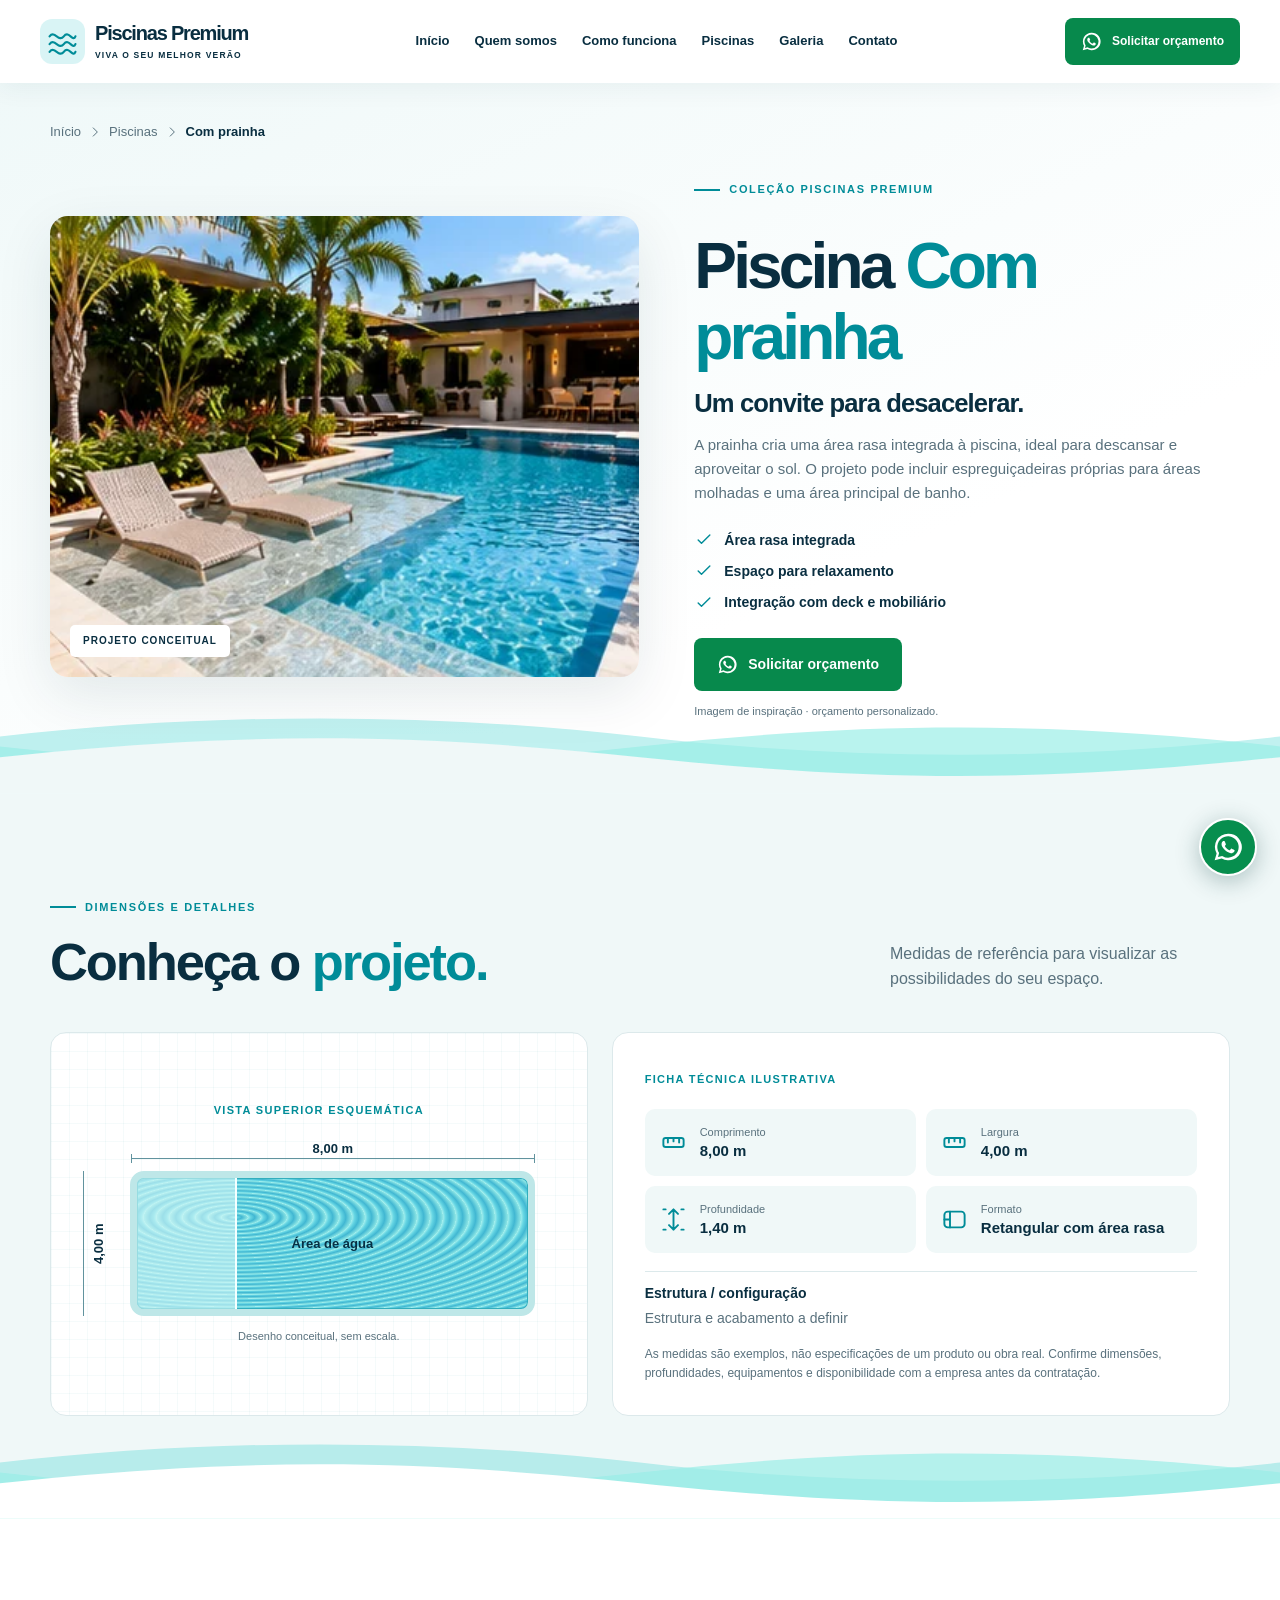
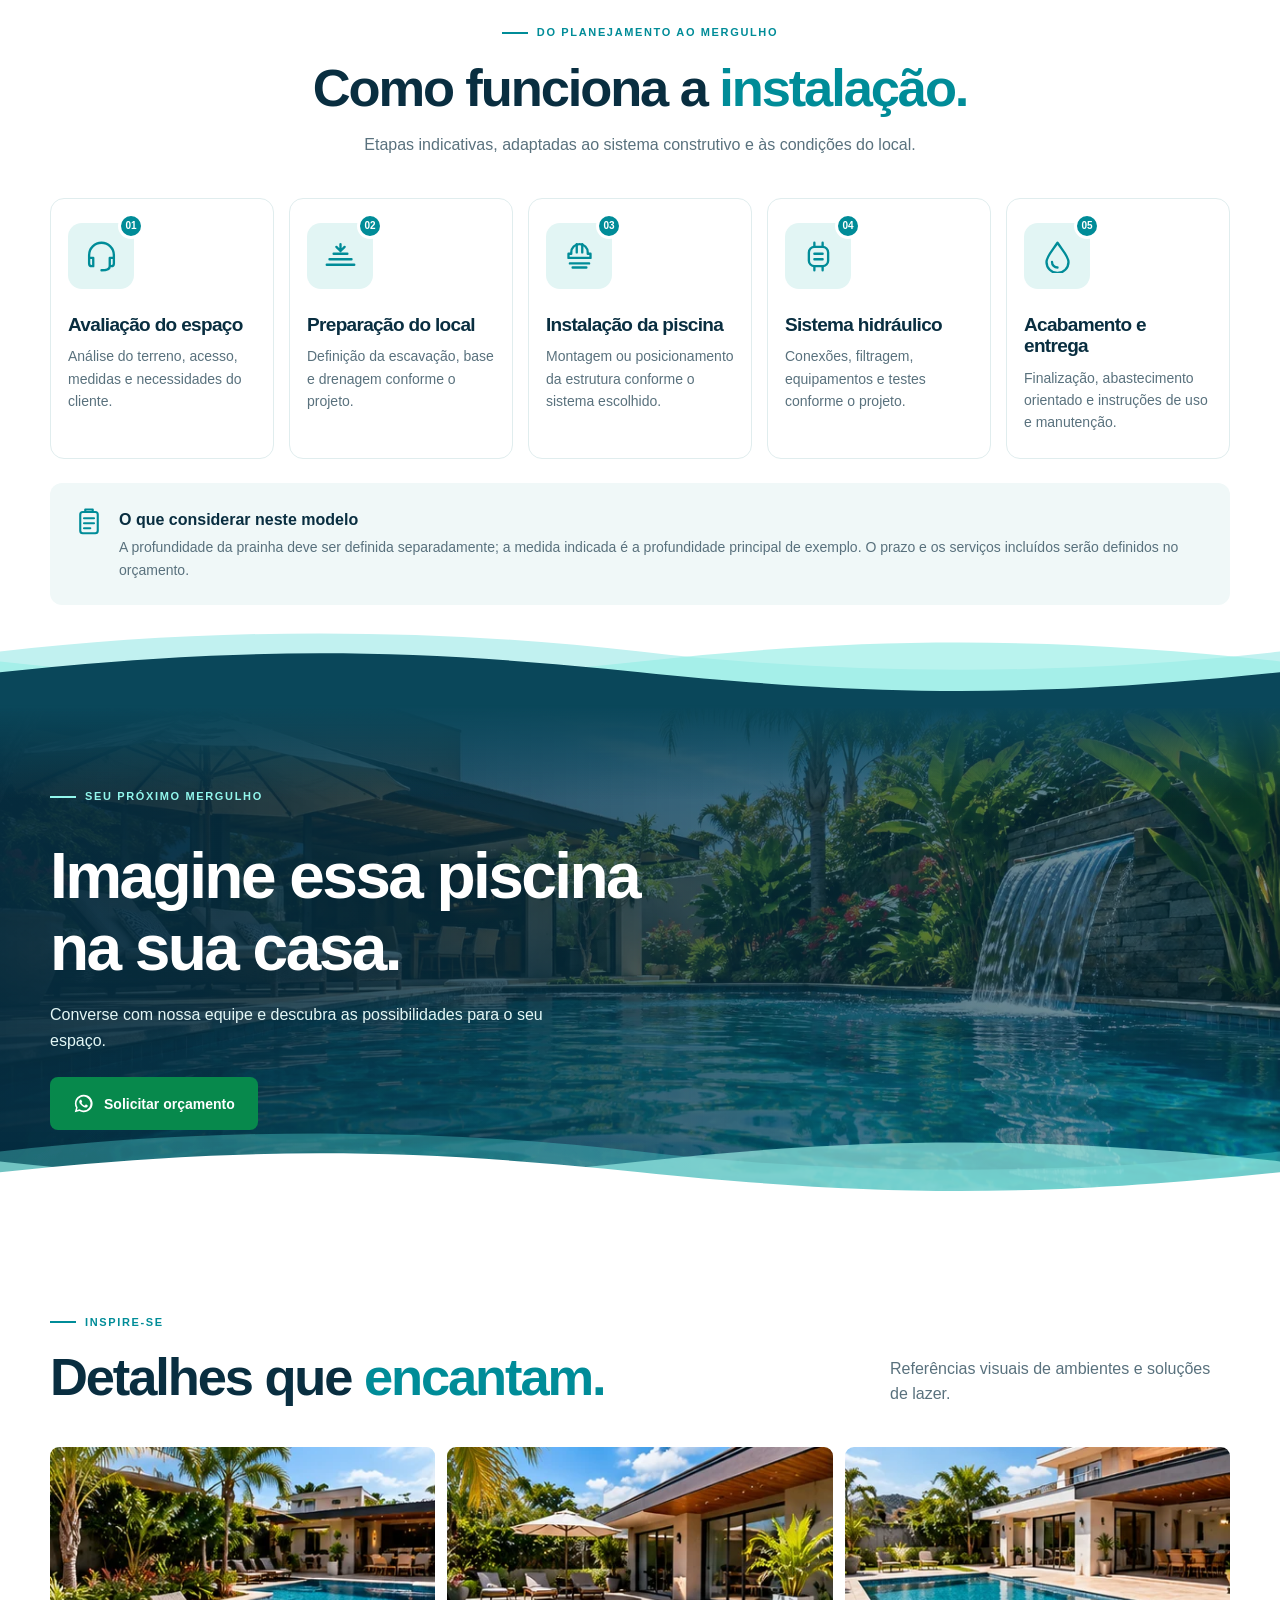
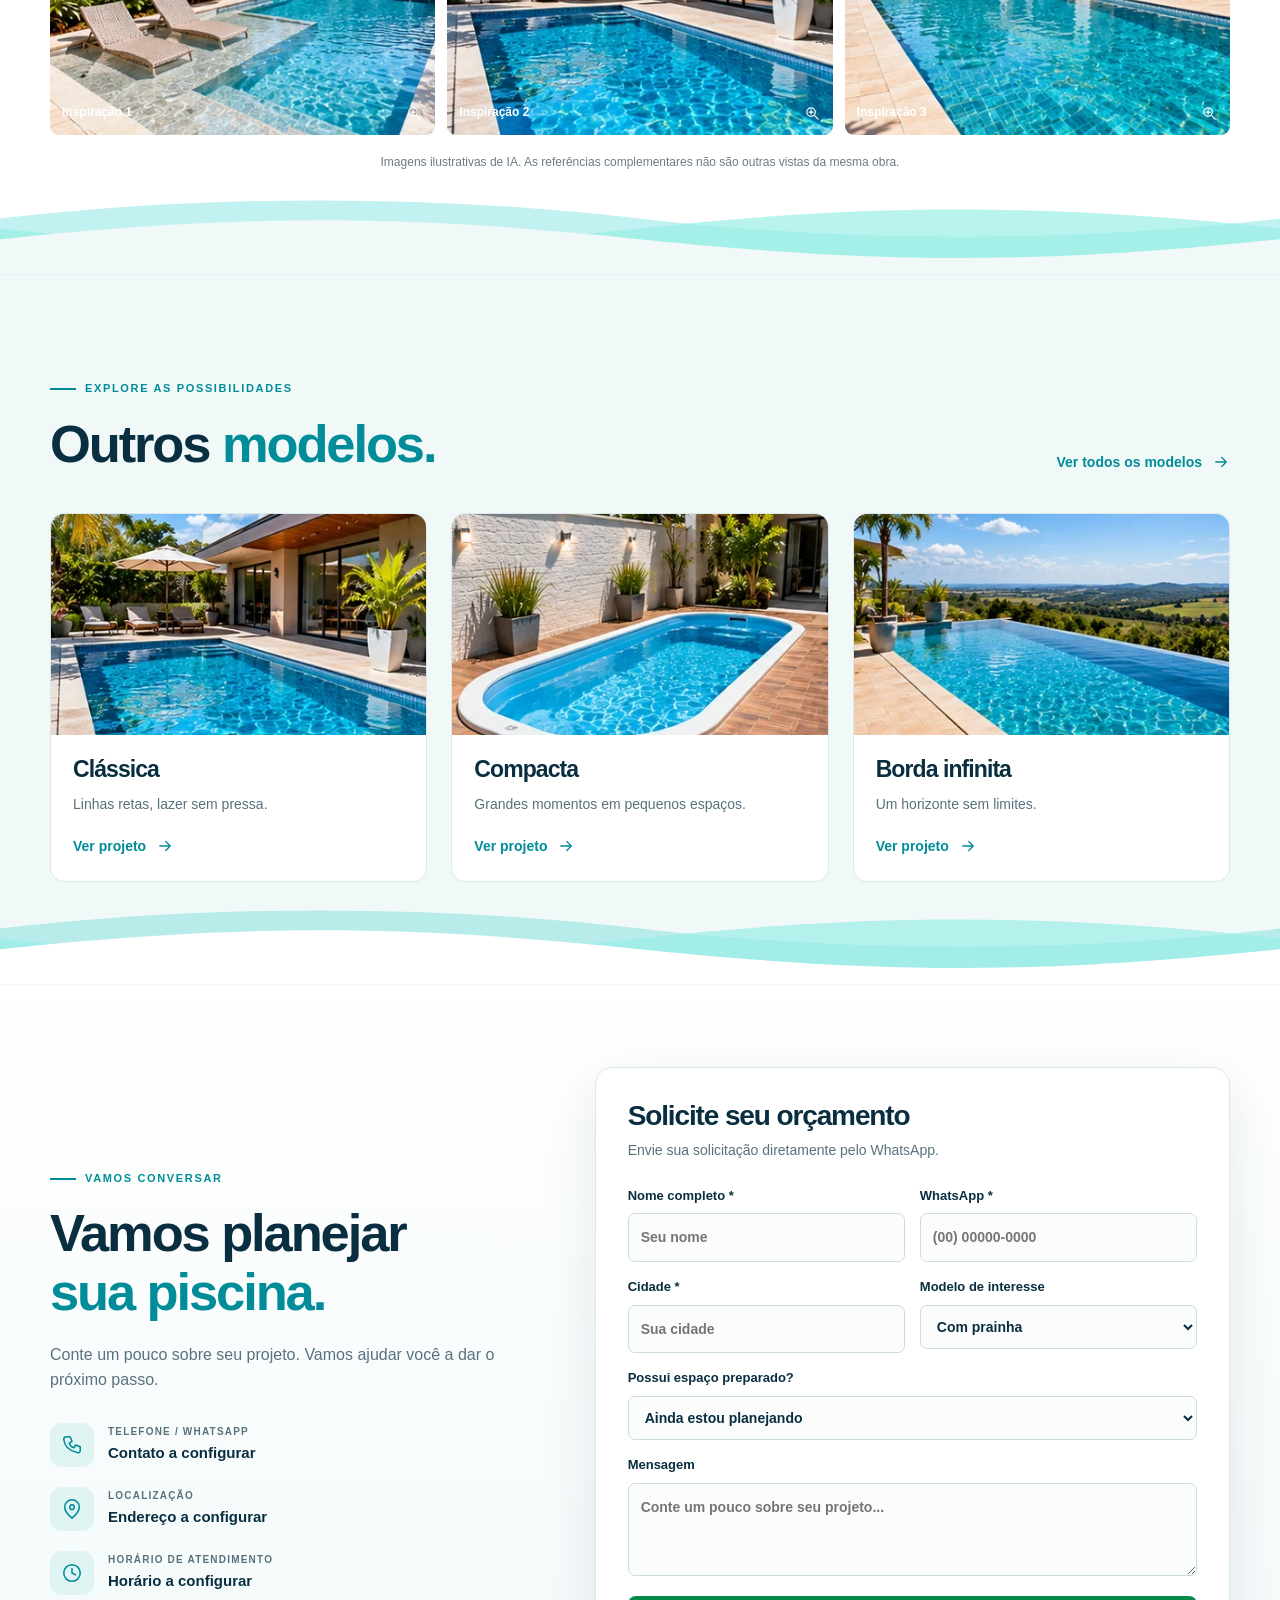
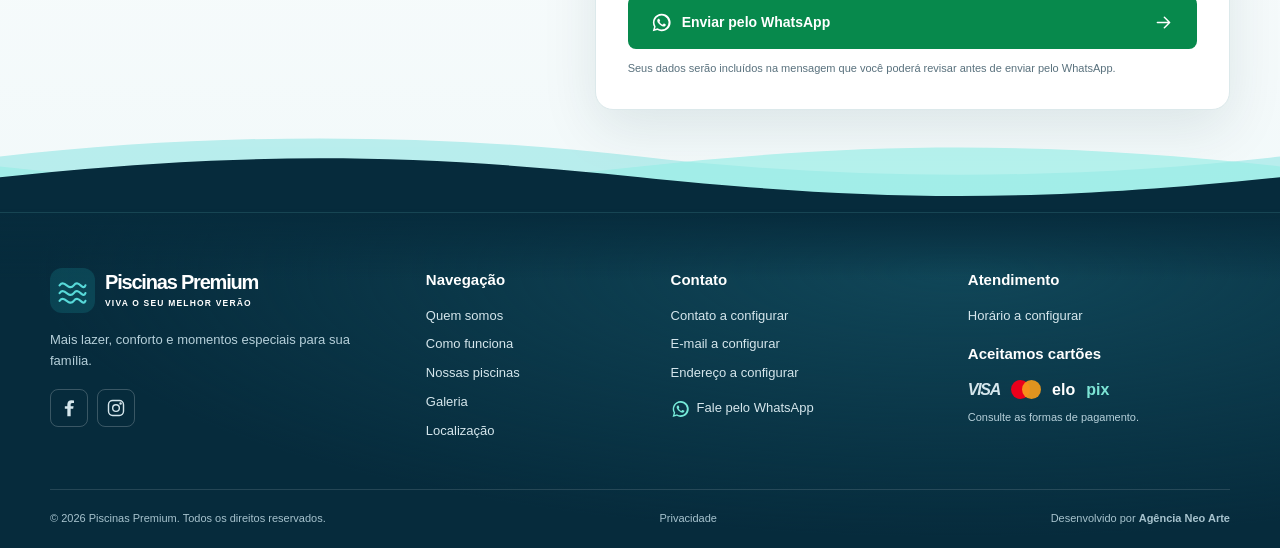
<file: projetos/prainha.html>
<!DOCTYPE html>

<html lang="pt-BR"><head><meta charset="utf-8"/><meta content="width=device-width,initial-scale=1" name="viewport"/><meta content="#073044" name="theme-color"/><title>Piscina Com prainha | Piscinas Premium</title><meta content="A prainha cria uma área rasa integrada à piscina, ideal para descansar e aproveitar o sol. O projeto pode incluir espreguiçadeiras próprias para áreas molhadas e uma área principal de banho." name="description"/><meta content="website" property="og:type"/><meta content="Piscina Com prainha | Piscinas Premium" property="og:title"/><meta content="A prainha cria uma área rasa integrada à piscina, ideal para descansar e aproveitar o sol. O projeto pode incluir espreguiçadeiras próprias para áreas molhadas e uma área principal de banho." property="og:description"/><meta content="../assets/imagens/prainha.webp" property="og:image"/><link href="../assets/icons/favicon.svg" rel="icon" type="image/svg+xml"/><link href="../assets/css/style.css?v=3" rel="stylesheet"/><script defer="" src="../assets/js/config.js"></script><script defer="" src="../assets/js/script.js?v=3"></script><noscript><style>.hero-track{height:100vh!important}.hero-sticky{position:relative!important}.hero-media video{display:none}.scroll-cue{display:none}</style></noscript><link href="../assets/css/water.css?v=4" rel="stylesheet"/><script defer="" src="../assets/js/effects.js?v=4"></script></head>
<body class="project-page" data-project="Com prainha" data-project-slug="prainha"><svg aria-hidden="true" style="position:absolute;width:0;height:0;overflow:hidden" xmlns="http://www.w3.org/2000/svg"><symbol fill="none" id="i-wave" stroke="currentColor" stroke-linecap="round" stroke-linejoin="round" stroke-width="1.7" viewBox="0 0 24 24"><path d="M2 8c4-5 7 5 11 0s7 5 9 0M2 14c4-5 7 5 11 0s7 5 9 0M2 20c4-5 7 5 11 0s7 5 9 0"></path></symbol><symbol fill="none" id="i-arrow" stroke="currentColor" stroke-linecap="round" stroke-linejoin="round" stroke-width="1.7" viewBox="0 0 24 24"><path d="M5 12h14m-6-6 6 6-6 6"></path></symbol><symbol fill="none" id="i-down" stroke="currentColor" stroke-linecap="round" stroke-linejoin="round" stroke-width="1.7" viewBox="0 0 24 24"><path d="M12 5v14m-6-6 6 6 6-6"></path></symbol><symbol fill="none" id="i-check" stroke="currentColor" stroke-linecap="round" stroke-linejoin="round" stroke-width="1.7" viewBox="0 0 24 24"><path d="m5 12 4 4L19 6"></path></symbol><symbol fill="none" id="i-menu" stroke="currentColor" stroke-linecap="round" stroke-linejoin="round" stroke-width="1.7" viewBox="0 0 24 24"><path d="M3 6h18M3 12h18M3 18h18"></path></symbol><symbol fill="none" id="i-close" stroke="currentColor" stroke-linecap="round" stroke-linejoin="round" stroke-width="1.7" viewBox="0 0 24 24"><path d="m6 6 12 12M18 6 6 18"></path></symbol><symbol fill="none" id="i-headset" stroke="currentColor" stroke-linecap="round" stroke-linejoin="round" stroke-width="1.7" viewBox="0 0 24 24"><path d="M3 14v-3a9 9 0 0 1 18 0v3M3 13h3v6H5a2 2 0 0 1-2-2zm18 0h-3v6h1a2 2 0 0 0 2-2zm-3 6c0 2-2 3-6 3"></path></symbol><symbol fill="none" id="i-pool" stroke="currentColor" stroke-linecap="round" stroke-linejoin="round" stroke-width="1.7" viewBox="0 0 24 24"><path d="M8 15V5a3 3 0 0 1 6 0v1m0 9V5a3 3 0 0 1 6 0v1M8 9h6M8 13h6M2 18c3-3 5 3 8 0s5 3 8 0 4 0 4 0M2 22c3-3 5 3 8 0s5 3 8 0 4 0 4 0"></path></symbol><symbol fill="none" id="i-plan" stroke="currentColor" stroke-linecap="round" stroke-linejoin="round" stroke-width="1.7" viewBox="0 0 24 24"><rect height="17" rx="2" width="14" x="5" y="4"></rect><path d="M9 4V2h6v2M8 9h8m-8 4h8m-8 4h5"></path></symbol><symbol fill="none" id="i-tools" stroke="currentColor" stroke-linecap="round" stroke-linejoin="round" stroke-width="1.7" viewBox="0 0 24 24"><path d="M12 3a6 6 0 0 0-6 6v1H4v3h16v-3h-2V9a6 6 0 0 0-6-6Z"></path><path d="M10 3v6m4-6v6M5 17h14M7 20h10"></path></symbol><symbol fill="none" id="i-shield" stroke="currentColor" stroke-linecap="round" stroke-linejoin="round" stroke-width="1.7" viewBox="0 0 24 24"><path d="M12 2 3 6v6c0 5 4 8 9 10 5-2 9-5 9-10V6zM8 12l3 3 5-6"></path></symbol><symbol fill="none" id="i-pin" stroke="currentColor" stroke-linecap="round" stroke-linejoin="round" stroke-width="1.7" viewBox="0 0 24 24"><path d="M20 10c0 5-8 12-8 12S4 15 4 10a8 8 0 1 1 16 0z"></path><circle cx="12" cy="10" r="2.5"></circle></symbol><symbol fill="none" id="i-clock" stroke="currentColor" stroke-linecap="round" stroke-linejoin="round" stroke-width="1.7" viewBox="0 0 24 24"><circle cx="12" cy="12" r="9"></circle><path d="M12 7v5l4 2"></path></symbol><symbol fill="none" id="i-mail" stroke="currentColor" stroke-linecap="round" stroke-linejoin="round" stroke-width="1.7" viewBox="0 0 24 24"><rect height="14" rx="2" width="18" x="3" y="5"></rect><path d="m3 6 9 7 9-7"></path></symbol><symbol fill="none" id="i-phone" stroke="currentColor" stroke-linecap="round" stroke-linejoin="round" stroke-width="1.7" viewBox="0 0 24 24"><path d="M6 3h4l2 5-3 2c1 3 2 4 5 5l2-3 5 2v4c0 2-2 3-4 2C8 18 4 14 3 6c0-2 1-3 3-3z"></path></symbol><symbol fill="none" id="i-plus" stroke="currentColor" stroke-linecap="round" stroke-linejoin="round" stroke-width="1.7" viewBox="0 0 24 24"><path d="M12 5v14M5 12h14"></path></symbol><symbol fill="none" id="i-zoom" stroke="currentColor" stroke-linecap="round" stroke-linejoin="round" stroke-width="1.7" viewBox="0 0 24 24"><circle cx="10" cy="10" r="6"></circle><path d="m15 15 5 5M10 7v6M7 10h6"></path></symbol><symbol fill="none" id="i-left" stroke="currentColor" stroke-linecap="round" stroke-linejoin="round" stroke-width="1.7" viewBox="0 0 24 24"><path d="m15 5-7 7 7 7"></path></symbol><symbol fill="none" id="i-right" stroke="currentColor" stroke-linecap="round" stroke-linejoin="round" stroke-width="1.7" viewBox="0 0 24 24"><path d="m9 5 7 7-7 7"></path></symbol><symbol fill="none" id="i-instagram" stroke="currentColor" stroke-linecap="round" stroke-linejoin="round" stroke-width="1.7" viewBox="0 0 24 24"><rect height="18" rx="5" width="18" x="3" y="3"></rect><circle cx="12" cy="12" r="4"></circle><circle cx="17.5" cy="6.5" fill="currentColor" r=".7"></circle></symbol><symbol fill="none" id="i-facebook" stroke="currentColor" stroke-linecap="round" stroke-linejoin="round" stroke-width="1.7" viewBox="0 0 24 24"><path d="M14 22v-9h3l.5-3H14V8c0-1 .3-2 2-2h2V3a21 21 0 0 0-3-.2c-3 0-5 1.8-5 5V10H7v3h3v9z" fill="currentColor" stroke="none"></path></symbol><symbol fill="none" id="i-whatsapp" stroke="currentColor" stroke-linecap="round" stroke-linejoin="round" stroke-width="1.7" viewBox="0 0 24 24"><path d="M12.05 2a9.9 9.9 0 0 0-8.58 14.84L2 22l5.3-1.4A10 10 0 1 0 12.05 2Zm0 18a8 8 0 0 1-4.1-1.13l-.3-.18-3.14.83.84-3.05-.2-.31A8 8 0 1 1 12.05 20Zm4.4-5.98c-.24-.12-1.43-.7-1.65-.78-.22-.08-.38-.12-.54.12-.16.24-.62.78-.76.94-.14.16-.28.18-.52.06-.24-.12-1.02-.38-1.94-1.2-.72-.64-1.2-1.42-1.34-1.66-.14-.24-.02-.37.1-.49.11-.11.24-.28.36-.42.12-.14.16-.24.24-.4.08-.16.04-.3-.02-.42-.06-.12-.54-1.3-.74-1.78-.2-.46-.4-.4-.54-.4h-.46c-.16 0-.42.06-.64.3-.22.24-.84.82-.84 2s.86 2.32.98 2.48c.12.16 1.69 2.58 4.09 3.62.57.25 1.02.4 1.37.51.57.18 1.09.16 1.5.1.46-.07 1.43-.58 1.63-1.14.2-.56.2-1.04.14-1.14-.06-.1-.22-.16-.46-.28Z" fill="currentColor" stroke="none"></path></symbol><symbol fill="none" id="i-ruler" stroke="currentColor" stroke-linecap="round" stroke-linejoin="round" stroke-width="1.7" viewBox="0 0 24 24"><rect height="8" rx="2" width="18" x="3" y="8"></rect><path d="M7 8v4m5-4v3m5-3v4"></path></symbol><symbol fill="none" id="i-depth" stroke="currentColor" stroke-linecap="round" stroke-linejoin="round" stroke-width="1.7" viewBox="0 0 24 24"><path d="M12 3v18M8 7l4-4 4 4m-8 10 4 4 4-4M3 3h2m14 0h2M3 21h2m14 0h2"></path></symbol><symbol fill="none" id="i-ground" stroke="currentColor" stroke-linecap="round" stroke-linejoin="round" stroke-width="1.7" viewBox="0 0 24 24"><path d="M2 18h20M4 14h16M7 10h10M12 3v5m-3-3 3 3 3-3"></path></symbol><symbol fill="none" id="i-drop" stroke="currentColor" stroke-linecap="round" stroke-linejoin="round" stroke-width="1.7" viewBox="0 0 24 24"><path d="M12 2c4 6 8 10 8 14a8 8 0 0 1-16 0c0-4 4-8 8-14Z"></path><path d="M8 16a4 4 0 0 0 4 4"></path></symbol><symbol fill="none" id="i-layout" stroke="currentColor" stroke-linecap="round" stroke-linejoin="round" stroke-width="1.7" viewBox="0 0 24 24"><rect height="14" rx="3" width="18" x="3" y="5"></rect><path d="M8 5v14m-5-7h5"></path></symbol><symbol fill="none" id="i-filter" stroke="currentColor" stroke-linecap="round" stroke-linejoin="round" stroke-width="1.7" viewBox="0 0 24 24"><rect height="14" rx="4" width="14" x="5" y="5"></rect><path d="M9 2v3m6-3v3M9 19v3m6-3v3M9 10h6m-6 4h6"></path></symbol></svg><div aria-hidden="true" class="water-loader" id="water-loader"><div class="loader-shimmer"></div><div class="loader-center"><div class="loader-rings"><i></i><i></i><i></i><svg aria-hidden="true" class="icon"><use href="#i-wave"></use></svg></div><strong data-company="">Piscinas Premium</strong><small>MERGULHE EM UMA NOVA EXPERIÊNCIA</small><span class="loader-line"></span></div><svg class="loader-wave" preserveAspectRatio="none" viewBox="0 0 1440 120"><path d="M0 0H1440V57Q1320 115 1200 62T960 61T720 60T480 60T240 58T0 60Z" fill="currentColor"></path></svg></div><a class="skip" href="#projeto">Pular para o conteúdo</a>
<header class="solid" id="header"><div class="nav-wrap"><a aria-label="Ir para início" class="brand" href="../index.html#inicio"><span class="brand-mark"><svg aria-hidden="true" class="icon"><use href="#i-wave"></use></svg></span><span><strong data-company="">Piscinas Premium</strong><small>VIVA O SEU MELHOR VERÃO</small></span></a><button aria-controls="nav" aria-expanded="false" aria-label="Abrir menu" class="menu-toggle" type="button"><svg aria-hidden="true" class="icon"><use href="#i-menu"></use></svg></button><nav aria-label="Menu principal" id="nav"><a href="../index.html#inicio">Início</a><a href="../index.html#sobre">Quem somos</a><a href="../index.html#como-funciona">Como funciona</a><a href="../index.html#modelos">Piscinas</a><a href="../index.html#galeria">Galeria</a><a href="#contato">Contato</a></nav><a class="btn btn-primary header-cta" data-message="Olá! Gostaria de informações e orçamento para o projeto de piscina Com prainha." data-wa="" href="#contato"><svg aria-hidden="true" class="icon"><use href="#i-whatsapp"></use></svg> Solicitar orçamento</a></div></header>
<main id="projeto"><section class="project-intro"><div class="shell"><div class="breadcrumbs"><a href="../index.html">Início</a><svg aria-hidden="true" class="icon"><use href="#i-right"></use></svg><a href="../index.html#modelos">Piscinas</a><svg aria-hidden="true" class="icon"><use href="#i-right"></use></svg><span>Com prainha</span></div><div class="project-grid"><div class="project-photo water-photo"><img alt="Piscina Com prainha em ambiente residencial — imagem ilustrativa" fetchpriority="high" height="305" src="../assets/imagens/prainha.webp" width="408"/><span class="project-photo-tag">PROJETO CONCEITUAL</span></div><div class="project-copy"><span class="eyebrow"><span></span> COLEÇÃO PISCINAS PREMIUM</span><h1>Piscina <em>Com prainha</em></h1><h2>Um convite para desacelerar.</h2><p>A prainha cria uma área rasa integrada à piscina, ideal para descansar e aproveitar o sol. O projeto pode incluir espreguiçadeiras próprias para áreas molhadas e uma área principal de banho.</p><ul class="project-checks"><li><svg aria-hidden="true" class="icon"><use href="#i-check"></use></svg> Área rasa integrada</li><li><svg aria-hidden="true" class="icon"><use href="#i-check"></use></svg> Espaço para relaxamento</li><li><svg aria-hidden="true" class="icon"><use href="#i-check"></use></svg> Integração com deck e mobiliário</li></ul><a class="btn btn-primary" data-message="Olá! Gostaria de informações e orçamento para o projeto de piscina Com prainha." data-wa="" href="#contato"><svg aria-hidden="true" class="icon"><use href="#i-whatsapp"></use></svg> Solicitar orçamento</a><small>Imagem de inspiração · orçamento personalizado.</small></div></div></div></section>
<section class="section project-technical water-section"><div aria-hidden="true" class="water-boundary water-wave"><svg class="wave-back" preserveAspectRatio="none" viewBox="0 0 1600 100" focusable="false"><path d="M0 37C130 10 270 10 400 37S670 64 800 37 1070 10 1200 37 1470 64 1600 37V100H0Z"/></svg><svg class="wave-middle" preserveAspectRatio="none" viewBox="0 0 1600 100" focusable="false"><path d="M0 48C140 76 260 76 400 48S660 20 800 48 1060 76 1200 48 1460 20 1600 48V100H0Z"/></svg><svg class="wave-surface" preserveAspectRatio="none" viewBox="0 0 1600 100" focusable="false"><path d="M0 60C150 32 250 32 400 60S650 88 800 60 1050 32 1200 60 1450 88 1600 60V100H0Z"/></svg></div><div class="shell"><div class="section-heading split reveal"><div><span class="eyebrow"><span></span> DIMENSÕES E DETALHES</span><h2>Conheça o <em>projeto.</em></h2></div><p>Medidas de referência para visualizar as possibilidades do seu espaço.</p></div><div class="technical-grid"><div class="pool-plan reveal"><div class="plan-label">VISTA SUPERIOR ESQUEMÁTICA</div><div class="plan-dimension plan-length"><span>8,00 m</span></div><div class="plan-body"><div class="plan-dimension plan-width"><span>4,00 m</span></div><div class="plan-water prainha"><span>Área de água</span></div></div><small>Desenho conceitual, sem escala.</small></div><div class="spec-panel reveal"><span class="spec-kicker">FICHA TÉCNICA ILUSTRATIVA</span><div class="spec-grid"><div class="spec"><svg aria-hidden="true" class="icon"><use href="#i-ruler"></use></svg><div><small>Comprimento</small><strong>8,00 m</strong></div></div><div class="spec"><svg aria-hidden="true" class="icon"><use href="#i-ruler"></use></svg><div><small>Largura</small><strong>4,00 m</strong></div></div><div class="spec"><svg aria-hidden="true" class="icon"><use href="#i-depth"></use></svg><div><small>Profundidade</small><strong>1,40 m</strong></div></div><div class="spec"><svg aria-hidden="true" class="icon"><use href="#i-layout"></use></svg><div><small>Formato</small><strong>Retangular com área rasa</strong></div></div></div><div class="material"><strong>Estrutura / configuração</strong><p>Estrutura e acabamento a definir</p></div><p class="project-disclaimer">As medidas são exemplos, não especificações de um produto ou obra real. Confirme dimensões, profundidades, equipamentos e disponibilidade com a empresa antes da contratação.</p></div></div></div></section>
<section class="section water-section project-install"><div aria-hidden="true" class="water-boundary water-wave"><svg class="wave-back" preserveAspectRatio="none" viewBox="0 0 1600 100" focusable="false"><path d="M0 37C130 10 270 10 400 37S670 64 800 37 1070 10 1200 37 1470 64 1600 37V100H0Z"/></svg><svg class="wave-middle" preserveAspectRatio="none" viewBox="0 0 1600 100" focusable="false"><path d="M0 48C140 76 260 76 400 48S660 20 800 48 1060 76 1200 48 1460 20 1600 48V100H0Z"/></svg><svg class="wave-surface" preserveAspectRatio="none" viewBox="0 0 1600 100" focusable="false"><path d="M0 60C150 32 250 32 400 60S650 88 800 60 1050 32 1200 60 1450 88 1600 60V100H0Z"/></svg></div><div class="shell"><div class="section-heading centered reveal"><span class="eyebrow"><span></span> DO PLANEJAMENTO AO MERGULHO</span><h2>Como funciona a <em>instalação.</em></h2><p>Etapas indicativas, adaptadas ao sistema construtivo e às condições do local.</p></div><div class="steps project-steps"><article class="step reveal"><div class="step-icon"><svg aria-hidden="true" class="icon"><use href="#i-headset"></use></svg><span>01</span></div><h3>Avaliação do espaço</h3><p>Análise do terreno, acesso, medidas e necessidades do cliente.</p></article><article class="step reveal"><div class="step-icon"><svg aria-hidden="true" class="icon"><use href="#i-ground"></use></svg><span>02</span></div><h3>Preparação do local</h3><p>Definição da escavação, base e drenagem conforme o projeto.</p></article><article class="step reveal"><div class="step-icon"><svg aria-hidden="true" class="icon"><use href="#i-tools"></use></svg><span>03</span></div><h3>Instalação da piscina</h3><p>Montagem ou posicionamento da estrutura conforme o sistema escolhido.</p></article><article class="step reveal"><div class="step-icon"><svg aria-hidden="true" class="icon"><use href="#i-filter"></use></svg><span>04</span></div><h3>Sistema hidráulico</h3><p>Conexões, filtragem, equipamentos e testes conforme o projeto.</p></article><article class="step reveal"><div class="step-icon"><svg aria-hidden="true" class="icon"><use href="#i-drop"></use></svg><span>05</span></div><h3>Acabamento e entrega</h3><p>Finalização, abastecimento orientado e instruções de uso e manutenção.</p></article></div><div class="install-note reveal"><svg aria-hidden="true" class="icon"><use href="#i-plan"></use></svg><div><strong>O que considerar neste modelo</strong><p>A profundidade da prainha deve ser definida separadamente; a medida indicada é a profundidade principal de exemplo. O prazo e os serviços incluídos serão definidos no orçamento.</p></div></div></div></section>
<section class="project-cta water-section"><div aria-hidden="true" class="water-boundary water-wave"><svg class="wave-back" preserveAspectRatio="none" viewBox="0 0 1600 100" focusable="false"><path d="M0 37C130 10 270 10 400 37S670 64 800 37 1070 10 1200 37 1470 64 1600 37V100H0Z"/></svg><svg class="wave-middle" preserveAspectRatio="none" viewBox="0 0 1600 100" focusable="false"><path d="M0 48C140 76 260 76 400 48S660 20 800 48 1060 76 1200 48 1460 20 1600 48V100H0Z"/></svg><svg class="wave-surface" preserveAspectRatio="none" viewBox="0 0 1600 100" focusable="false"><path d="M0 60C150 32 250 32 400 60S650 88 800 60 1050 32 1200 60 1450 88 1600 60V100H0Z"/></svg></div><div class="shell reveal"><span class="eyebrow light"><span></span> SEU PRÓXIMO MERGULHO</span><h2>Imagine essa piscina<br/>na sua casa.</h2><p>Converse com nossa equipe e descubra as possibilidades para o seu espaço.</p><a class="btn btn-primary" data-message="Olá! Gostaria de informações e orçamento para o projeto de piscina Com prainha." data-wa="" href="#contato"><svg aria-hidden="true" class="icon"><use href="#i-whatsapp"></use></svg> Solicitar orçamento</a></div></section>
<section class="section water-section"><div aria-hidden="true" class="water-boundary water-wave"><svg class="wave-back" preserveAspectRatio="none" viewBox="0 0 1600 100" focusable="false"><path d="M0 37C130 10 270 10 400 37S670 64 800 37 1070 10 1200 37 1470 64 1600 37V100H0Z"/></svg><svg class="wave-middle" preserveAspectRatio="none" viewBox="0 0 1600 100" focusable="false"><path d="M0 48C140 76 260 76 400 48S660 20 800 48 1060 76 1200 48 1460 20 1600 48V100H0Z"/></svg><svg class="wave-surface" preserveAspectRatio="none" viewBox="0 0 1600 100" focusable="false"><path d="M0 60C150 32 250 32 400 60S650 88 800 60 1050 32 1200 60 1450 88 1600 60V100H0Z"/></svg></div><div class="shell"><div class="section-heading split reveal"><div><span class="eyebrow"><span></span> INSPIRE-SE</span><h2>Detalhes que <em>encantam.</em></h2></div><p>Referências visuais de ambientes e soluções de lazer.</p></div><div class="gallery project-gallery"><button aria-label="Ampliar imagem de inspiração 1" class="gallery-photo water-photo reveal" type="button"><img alt="Com prainha — imagem ilustrativa 1" height="305" loading="lazy" src="../assets/imagens/prainha.webp" width="408"/><span>Inspiração 1 <svg aria-hidden="true" class="icon"><use href="#i-zoom"></use></svg></span></button><button aria-label="Ampliar imagem de inspiração 2" class="gallery-photo water-photo reveal" type="button"><img alt="Referência complementar de piscina — imagem ilustrativa 2" height="305" loading="lazy" src="../assets/imagens/classica.webp" width="408"/><span>Inspiração 2 <svg aria-hidden="true" class="icon"><use href="#i-zoom"></use></svg></span></button><button aria-label="Ampliar imagem de inspiração 3" class="gallery-photo water-photo reveal" type="button"><img alt="Referência complementar de piscina — imagem ilustrativa 3" height="305" loading="lazy" src="../assets/imagens/familiar.webp" width="408"/><span>Inspiração 3 <svg aria-hidden="true" class="icon"><use href="#i-zoom"></use></svg></span></button></div><p class="image-note">Imagens ilustrativas de IA. As referências complementares não são outras vistas da mesma obra.</p></div></section>
<section class="section water-section project-related"><div aria-hidden="true" class="water-boundary water-wave"><svg class="wave-back" preserveAspectRatio="none" viewBox="0 0 1600 100" focusable="false"><path d="M0 37C130 10 270 10 400 37S670 64 800 37 1070 10 1200 37 1470 64 1600 37V100H0Z"/></svg><svg class="wave-middle" preserveAspectRatio="none" viewBox="0 0 1600 100" focusable="false"><path d="M0 48C140 76 260 76 400 48S660 20 800 48 1060 76 1200 48 1460 20 1600 48V100H0Z"/></svg><svg class="wave-surface" preserveAspectRatio="none" viewBox="0 0 1600 100" focusable="false"><path d="M0 60C150 32 250 32 400 60S650 88 800 60 1050 32 1200 60 1450 88 1600 60V100H0Z"/></svg></div><div class="shell"><div class="section-heading split reveal"><div><span class="eyebrow"><span></span> EXPLORE AS POSSIBILIDADES</span><h2>Outros <em>modelos.</em></h2></div><a class="text-link" href="../index.html#modelos">Ver todos os modelos <svg aria-hidden="true" class="icon"><use href="#i-arrow"></use></svg></a></div><div class="models"><article class="model reveal"><a class="model-photo water-photo" href="classica.html"><img alt="Piscina Clássica" height="305" loading="lazy" src="../assets/imagens/classica.webp" width="408"/></a><div class="model-body"><h3>Clássica</h3><p>Linhas retas, lazer sem pressa.</p><a class="text-link" href="classica.html">Ver projeto <svg aria-hidden="true" class="icon"><use href="#i-arrow"></use></svg></a></div></article><article class="model reveal"><a class="model-photo water-photo" href="compacta.html"><img alt="Piscina Compacta" height="305" loading="lazy" src="../assets/imagens/compacta.webp" width="408"/></a><div class="model-body"><h3>Compacta</h3><p>Grandes momentos em pequenos espaços.</p><a class="text-link" href="compacta.html">Ver projeto <svg aria-hidden="true" class="icon"><use href="#i-arrow"></use></svg></a></div></article><article class="model reveal"><a class="model-photo water-photo" href="borda-infinita.html"><img alt="Piscina Borda infinita" height="305" loading="lazy" src="../assets/imagens/borda-infinita.webp" width="408"/></a><div class="model-body"><h3>Borda infinita</h3><p>Um horizonte sem limites.</p><a class="text-link" href="borda-infinita.html">Ver projeto <svg aria-hidden="true" class="icon"><use href="#i-arrow"></use></svg></a></div></article></div></div></section><section class="section contact water-section" id="contato"><div aria-hidden="true" class="water-boundary water-wave"><svg class="wave-back" preserveAspectRatio="none" viewBox="0 0 1600 100" focusable="false"><path d="M0 37C130 10 270 10 400 37S670 64 800 37 1070 10 1200 37 1470 64 1600 37V100H0Z"/></svg><svg class="wave-middle" preserveAspectRatio="none" viewBox="0 0 1600 100" focusable="false"><path d="M0 48C140 76 260 76 400 48S660 20 800 48 1060 76 1200 48 1460 20 1600 48V100H0Z"/></svg><svg class="wave-surface" preserveAspectRatio="none" viewBox="0 0 1600 100" focusable="false"><path d="M0 60C150 32 250 32 400 60S650 88 800 60 1050 32 1200 60 1450 88 1600 60V100H0Z"/></svg></div><div class="shell contact-grid"><div class="contact-info reveal"><span class="eyebrow"><span></span> VAMOS CONVERSAR</span><h2>Vamos planejar<br/><em>sua piscina.</em></h2><p>Conte um pouco sobre seu projeto. Vamos ajudar você a dar o próximo passo.</p><div class="contact-line"><svg aria-hidden="true" class="icon"><use href="#i-phone"></use></svg><div><small>TELEFONE / WHATSAPP</small><strong data-phone="">Contato a configurar</strong></div></div><div class="contact-line"><svg aria-hidden="true" class="icon"><use href="#i-pin"></use></svg><div><small>LOCALIZAÇÃO</small><strong data-address="">Endereço a configurar</strong></div></div><div class="contact-line"><svg aria-hidden="true" class="icon"><use href="#i-clock"></use></svg><div><small>HORÁRIO DE ATENDIMENTO</small><strong data-hours="">Horário a configurar</strong></div></div></div><form class="contact-form reveal" id="contact-form"><h3>Solicite seu orçamento</h3><p>Envie sua solicitação diretamente pelo WhatsApp.</p><div class="form-grid"><label>Nome completo *<input autocomplete="name" maxlength="100" name="nome" placeholder="Seu nome" required=""/></label><label>WhatsApp *<input autocomplete="tel" maxlength="25" name="telefone" placeholder="(00) 00000-0000" required="" type="tel"/></label><label>Cidade *<input autocomplete="address-level2" maxlength="100" name="cidade" placeholder="Sua cidade" required=""/></label><label>Modelo de interesse<select id="model-select" name="modelo"><option>Quero ajuda para escolher</option><option>Clássica</option><option>Compacta</option><option selected="selected">Com prainha</option><option>Borda infinita</option><option>Com hidromassagem</option><option>Fibra</option></select></label><label class="full">Possui espaço preparado?<select name="espaco"><option>Ainda estou planejando</option><option>Sim, já tenho o espaço</option><option>Não, preciso de orientação</option></select></label><label class="full">Mensagem<textarea maxlength="600" name="mensagem" placeholder="Conte um pouco sobre seu projeto..." rows="3"></textarea></label></div><button class="btn btn-primary form-submit" type="submit"><svg aria-hidden="true" class="icon"><use href="#i-whatsapp"></use></svg> Enviar pelo WhatsApp <svg aria-hidden="true" class="icon"><use href="#i-arrow"></use></svg></button><small class="privacy">Seus dados serão incluídos na mensagem que você poderá revisar antes de enviar pelo WhatsApp.</small></form></div></section></main><footer class="water-section"><div aria-hidden="true" class="water-boundary water-wave"><svg class="wave-back" preserveAspectRatio="none" viewBox="0 0 1600 100" focusable="false"><path d="M0 37C130 10 270 10 400 37S670 64 800 37 1070 10 1200 37 1470 64 1600 37V100H0Z"/></svg><svg class="wave-middle" preserveAspectRatio="none" viewBox="0 0 1600 100" focusable="false"><path d="M0 48C140 76 260 76 400 48S660 20 800 48 1060 76 1200 48 1460 20 1600 48V100H0Z"/></svg><svg class="wave-surface" preserveAspectRatio="none" viewBox="0 0 1600 100" focusable="false"><path d="M0 60C150 32 250 32 400 60S650 88 800 60 1050 32 1200 60 1450 88 1600 60V100H0Z"/></svg></div><div class="shell footer-grid"><div><a aria-label="Ir para início" class="brand" href="../index.html#inicio"><span class="brand-mark"><svg aria-hidden="true" class="icon"><use href="#i-wave"></use></svg></span><span><strong data-company="">Piscinas Premium</strong><small>VIVA O SEU MELHOR VERÃO</small></span></a><p>Mais lazer, conforto e momentos especiais para sua família.</p><div class="socials"><a aria-label="Facebook" data-social="facebook" href="#contato"><svg aria-hidden="true" class="icon"><use href="#i-facebook"></use></svg></a><a aria-label="Instagram" data-social="instagram" href="#contato"><svg aria-hidden="true" class="icon"><use href="#i-instagram"></use></svg></a></div></div><div><h3>Navegação</h3><a href="../index.html#sobre">Quem somos</a><a href="../index.html#como-funciona">Como funciona</a><a href="../index.html#modelos">Nossas piscinas</a><a href="../index.html#galeria">Galeria</a><a href="../index.html#localizacao">Localização</a></div><div><h3>Contato</h3><span data-phone="">Contato a configurar</span><span data-email="">E-mail a configurar</span><span data-address="">Endereço a configurar</span><a class="footer-wa" data-message="Olá! Gostaria de informações e orçamento para o projeto de piscina Com prainha." data-wa="" href="#contato"><svg aria-hidden="true" class="icon"><use href="#i-whatsapp"></use></svg> Fale pelo WhatsApp</a></div><div><h3>Atendimento</h3><span data-hours="">Horário a configurar</span><h3 class="pay-title">Aceitamos cartões</h3><div aria-label="Bandeiras ilustrativas, confirme disponibilidade" class="payments"><span class="visa">VISA</span><span class="master" title="Mastercard"><i></i><i></i></span><span class="elo">elo</span><span class="pix">pix</span></div><small data-payment-note="">Consulte as formas de pagamento.</small></div></div><div class="shell footer-bottom"><span>© <span id="year">2026</span> <span data-company="">Piscinas Premium</span>. Todos os direitos reservados.</span><button id="privacy-open" type="button">Privacidade</button><a href="https://neoartepub.com.br/" rel="noopener" target="_blank">Desenvolvido por <strong>Agência Neo Arte</strong></a></div></footer>
<a class="floating-wa" data-message="Olá! Gostaria de informações e orçamento para o projeto de piscina Com prainha." data-wa="" href="#contato"><svg aria-hidden="true" class="icon"><use href="#i-whatsapp"></use></svg> </a>
<dialog class="lightbox" id="lightbox"><button aria-label="Fechar" class="light-close" type="button"><svg aria-hidden="true" class="icon"><use href="#i-close"></use></svg></button><button aria-label="Imagem anterior" class="light-prev" type="button"><svg aria-hidden="true" class="icon"><use href="#i-left"></use></svg></button><figure><img alt="" id="light-img"/><figcaption id="light-caption"></figcaption></figure><button aria-label="Próxima imagem" class="light-next" type="button"><svg aria-hidden="true" class="icon"><use href="#i-right"></use></svg></button></dialog>
<dialog class="notice" id="notice"><button aria-label="Fechar" class="notice-close" type="button"><svg aria-hidden="true" class="icon"><use href="#i-close"></use></svg></button><h3 id="notice-title">Atenção</h3><p id="notice-text"></p><textarea aria-label="Mensagem preparada" hidden="" id="notice-message" readonly=""></textarea><button class="btn btn-primary" hidden="" id="copy-message" type="button">Copiar mensagem</button></dialog>
</body></html>
</file>
<file: assets/css/style.css>
:root{--ink:#092e40;--muted:#59717d;--teal:#008c98;--aqua:#65e7df;--pale:#f0f8f8;--green:#07894c;--line:#dce9eb;--white:#fff;--shadow:0 18px 55px rgba(8,45,61,.10);--radius:18px}*{box-sizing:border-box}html{scroll-behavior:smooth;scroll-padding-top:90px}body{margin:0;font-family:Inter,Arial,Helvetica,sans-serif;color:var(--ink);background:#fff;font-size:16px;line-height:1.6}button,input,select,textarea{font:inherit}button,a{-webkit-tap-highlight-color:transparent}a{color:inherit;text-decoration:none}button{cursor:pointer}button:focus-visible,a:focus-visible,input:focus-visible,select:focus-visible,textarea:focus-visible,summary:focus-visible{outline:3px solid #00b0b4;outline-offset:4px}img{display:block;max-width:100%;object-fit:cover}h1,h2,h3,p{margin:0}h1,h2,h3{line-height:1.12;letter-spacing:-.04em}h2{font-size:clamp(2.15rem,4.1vw,3.9rem);font-weight:750}h2 em{font-style:normal;color:var(--teal)}p{color:var(--muted)}.icon{width:24px;height:24px;flex-shrink:0;vertical-align:middle}.shell{width:min(1240px,calc(100% - 100px));margin-inline:auto}.section{padding:100px 0}.skip{position:fixed;top:-100px;left:15px;padding:10px 18px;background:#fff;z-index:1000}.skip:focus{top:10px}.btn{display:inline-flex;align-items:center;justify-content:center;gap:10px;border:1px solid transparent;border-radius:8px;font-size:14px;font-weight:750;line-height:1.2;min-height:51px;padding:15px 22px;white-space:nowrap;transition:transform .2s,background .2s,box-shadow .2s}.btn:hover{transform:translateY(-2px);box-shadow:0 10px 24px #003c3c29}.btn .icon{width:21px;height:21px}.btn-primary{background:var(--green);color:#fff}.btn-primary:hover{background:#06753f}.btn-outline{border-color:#ffffffa0;color:#fff;background:#ffffff12;backdrop-filter:blur(8px)}.btn-outline:hover{background:#ffffff30}.btn-white{background:#fff;color:var(--ink)}.btn-white .icon{color:var(--green)}.brand{display:inline-flex;align-items:center;gap:10px;line-height:1.08;flex-shrink:0}.brand-mark{display:grid;place-items:center;width:45px;height:45px;border-radius:12px;background:#22bcc22b;color:#58d9d9}.brand-mark .icon{width:31px;height:31px;stroke-width:2.1}.brand strong{display:block;font-size:20px;letter-spacing:-.06em;font-weight:800}.brand small{font-size:8.5px;font-weight:700;letter-spacing:.14em;display:block;margin-top:6px}#header{position:fixed;top:0;left:0;right:0;z-index:50;color:#fff;transition:background .25s,color .25s,box-shadow .25s; background:linear-gradient(#05243455,transparent)}#header.solid{background:#fff;color:var(--ink);box-shadow:0 4px 25px #0c3f5010}#header.solid .brand-mark{color:var(--teal)}.nav-wrap{width:min(1440px,calc(100% - 80px));margin:auto;display:flex;align-items:center;justify-content:space-between;gap:24px;height:83px}nav{display:flex;align-items:center;gap:25px}nav a{font-size:13px;font-weight:700;white-space:nowrap;position:relative}nav a:after{content:'';position:absolute;left:0;bottom:-7px;width:0;height:2px;background:currentColor;transition:width .2s}nav a:hover:after,nav a.active:after{width:100%}.header-cta{min-height:43px;font-size:12px;padding:12px 15px}.menu-toggle{display:none;background:none;border:0;color:inherit;padding:10px}.hero-track{position:relative;background:#fff}.hero-sticky{position:relative;min-height:100vh;min-height:100svh;overflow:hidden;background:#075267;isolation:isolate}.hero-media,.hero-media video,.hero-shade{position:absolute;inset:0;width:100%;height:100%}.hero-media{background:url('../imagens/hero-poster.webp') center/cover no-repeat}.hero-media video{object-fit:cover;object-position:center;display:block}.hero-shade{background:linear-gradient(90deg,rgba(3,27,41,.77),rgba(4,32,43,.42) 48%,rgba(2,35,48,.04) 83%),linear-gradient(0deg,#062c404d,transparent 38%);z-index:1;pointer-events:none}.hero-content{min-height:inherit;position:relative;display:flex;align-items:center;z-index:3;pointer-events:none}.hero-copy{max-width:780px;padding-bottom:24px;color:#fff;pointer-events:auto}.eyebrow{display:inline-flex;align-items:center;gap:9px;font-size:11px;letter-spacing:.15em;font-weight:800;color:var(--teal);margin-bottom:17px}.eyebrow>span{width:26px;height:2px;background:currentColor}.eyebrow.light{color:#92f7ed}.hero-copy h1{font-size:clamp(3.4rem,6.8vw,7rem);letter-spacing:-.065em;font-weight:800;line-height:.99;text-shadow:0 3px 30px #03223040}.hero-copy h1 em{font-style:normal;color:#a6f7ed}.hero-copy p{max-width:540px;color:#f1fcff;font-size:clamp(1rem,1.6vw,1.25rem);margin:24px 0 30px}.hero-actions{display:flex;gap:12px;flex-wrap:wrap}.scroll-cue{position:absolute;bottom:40px;left:50%;transform:translateX(-50%);display:flex;align-items:center;gap:11px;color:#fff;z-index:4;font-size:9px;font-weight:700;letter-spacing:.16em;white-space:nowrap}.scroll-cue .icon{width:15px}.scroll-mouse{display:block;width:17px;height:26px;border:1.5px solid #fff;border-radius:12px;position:relative}.scroll-mouse:after{content:'';position:absolute;top:5px;left:6px;width:3px;height:6px;border-radius:3px;background:#fff;animation:mouse 1.7s infinite}@keyframes mouse{0%{opacity:1;transform:translateY(0)}80%,100%{opacity:0;transform:translateY(9px)}}.hero-progress{position:absolute;bottom:0;height:3px;background:#ffffff36;width:100%;z-index:4}.hero-progress span{display:block;background:#60e4dc;height:100%;width:100%;transform:scaleX(0);transform-origin:left}.about-grid{display:grid;grid-template-columns:1.05fr 1fr;gap:75px;align-items:center}.about-visual{position:relative;padding-bottom:20px;padding-right:20px}.about-visual>img{width:100%;height:450px;border-radius:var(--radius);box-shadow:var(--shadow)}.photo-tag{position:absolute;bottom:0;right:0;background:#fff;box-shadow:var(--shadow);padding:18px 22px;border-radius:12px;display:flex;gap:15px;align-items:center;font-size:13px;line-height:1.5;color:var(--muted)}.photo-tag .icon{width:42px;height:42px;color:var(--teal)}.photo-tag strong{color:var(--ink);font-size:15px}.about-copy p{margin:19px 0}.check-grid{display:grid;grid-template-columns:1fr 1fr;gap:14px;margin:27px 0}.check-grid span{display:flex;gap:9px;align-items:center;font-size:13px;font-weight:700}.check-grid .icon{width:19px;height:19px;background:#ddf5f2;border-radius:50%;color:var(--teal);padding:3px}.text-link{display:inline-flex;align-items:center;gap:10px;font-size:14px;font-weight:800;color:var(--teal)}.text-link .icon{width:18px;height:18px;transition:transform .2s}.text-link:hover .icon{transform:translateX(4px)}.process{background:var(--pale)}.section-heading{margin-bottom:40px}.section-heading p{margin-top:15px;max-width:570px}.centered{text-align:center}.centered p{margin:15px auto 0}.split{display:flex;align-items:end;justify-content:space-between;gap:30px}.split>p,.split>div:nth-child(2){max-width:340px}.steps{display:grid;grid-template-columns:repeat(4,1fr);gap:20px;position:relative}.step{background:#fff;border:1px solid #e0edee;padding:32px 25px 28px;border-radius:14px;position:relative}.step-icon{position:relative;display:grid;place-items:center;width:66px;height:66px;border-radius:14px;background:#e2f5f4;color:var(--teal);margin-bottom:25px}.step-icon>.icon{width:33px;height:33px}.step-icon span{position:absolute;right:-10px;top:-10px;display:grid;place-items:center;background:var(--teal);color:#fff;width:26px;height:26px;border:3px solid #fff;border-radius:50%;font-size:10px;font-weight:800}.step h3{font-size:19px;margin-bottom:10px;letter-spacing:-.035em}.step p{font-size:14px}.models{display:grid;grid-template-columns:repeat(3,1fr);gap:24px}.model{border:1px solid var(--line);border-radius:14px;overflow:hidden;background:#fff;transition:box-shadow .25s,transform .25s}.model:hover{box-shadow:var(--shadow);transform:translateY(-4px)}.model-photo{position:relative;overflow:hidden}.model-photo img{width:100%;height:auto;aspect-ratio:1.7;transition:transform .5s}.model:hover img{transform:scale(1.045)}.model-photo span{position:absolute;top:13px;left:13px;background:#fffffff0;color:var(--ink);font-size:10px;font-weight:800;border-radius:4px;padding:5px 9px}.model-body{padding:22px}.model h3{font-size:23px}.model p{font-size:14px;margin:10px 0 18px}.image-note{margin-top:18px;text-align:center;font-size:12px;color:#6c7c83}.cta-banner{position:relative;isolation:isolate;background:#0c5667 url('../imagens/hero.webp') center 57%/cover no-repeat;color:white}.cta-banner:before{content:'';position:absolute;inset:0;z-index:-1;background:linear-gradient(90deg,#073042e8,#075368b3 60%,#0753684d)}.cta-inner{min-height:330px;display:flex;align-items:center;justify-content:space-between;gap:30px;padding-block:60px}.cta-inner h2{font-size:clamp(2.7rem,5.5vw,4.8rem)}.cta-inner p{color:#e5f5f8;margin-top:15px}.gallery-section{background:#fff}.gallery{display:grid;grid-template-columns:repeat(4,minmax(0,1fr));gap:12px}.gallery-photo{position:relative;overflow:hidden;border:0;padding:0;border-radius:9px;background:#e1f3f5;color:#fff;isolation:isolate;text-align:left}.gallery-photo img{width:100%;height:auto;aspect-ratio:1.34;transition:transform .45s}.gallery-photo:after{content:'';position:absolute;inset:40% 0 0;background:linear-gradient(transparent,#00212cbd);pointer-events:none}.gallery-photo span{display:flex;justify-content:space-between;align-items:center;gap:6px;position:absolute;left:12px;right:12px;bottom:12px;z-index:2;font-size:12px;font-weight:700}.gallery-photo .icon{width:17px;height:17px}.gallery-photo:hover img{transform:scale(1.08)}.benefits{background:#073448;color:#fff;padding:55px 0}.benefits-grid{display:grid;grid-template-columns:1.6fr repeat(3,1fr);gap:30px;align-items:center}.benefits h2{font-size:clamp(1.8rem,2.8vw,2.6rem)}.benefits article{border-left:1px solid #ffffff30;padding-left:24px}.benefits article .icon{color:#7de7de;width:32px;height:32px;margin-bottom:12px}.benefits h3{font-size:17px}.benefits p{font-size:13px;color:#c6e0e7;margin-top:8px}.faq-section{background:var(--pale)}.faq-grid{display:grid;grid-template-columns: .8fr 1.2fr;gap:70px}.faq-grid>div>p{margin:18px 0 24px}.faq details{background:#fff;border:1px solid var(--line);border-radius:10px;margin-bottom:10px;padding:0 20px}.faq summary{display:flex;align-items:center;justify-content:space-between;gap:16px;list-style:none;padding:19px 0;cursor:pointer;font-weight:750;font-size:15px}.faq summary::-webkit-details-marker{display:none}.faq summary .icon{width:19px;color:var(--teal);transition:transform .2s}.faq details[open] summary .icon{transform:rotate(45deg)}.faq details p{padding-bottom:18px;font-size:14px}.location{padding-bottom:40px}.map-wrap{position:relative;height:380px;overflow:hidden;border-radius:var(--radius);background:#e5eeee;border:1px solid var(--line)}.map-wrap iframe{border:0;width:100%;height:100%}.map-note{position:absolute;bottom:12px;left:12px;background:#fff;padding:8px 12px;border-radius:7px;font-size:11px;box-shadow:0 3px 16px #0002}.contact{padding-top:55px;background:linear-gradient(#fff,#f2f9fa)}.contact-grid{display:grid;grid-template-columns:.85fr 1.15fr;gap:75px;align-items:center}.contact-info>p{margin:20px 0 30px}.contact-line{display:flex;align-items:center;gap:14px;margin:20px 0}.contact-line>.icon{color:var(--teal);background:#dff4f3;width:44px;height:44px;padding:11px;border-radius:12px}.contact-line small{display:block;color:var(--muted);font-size:10px;letter-spacing:.12em;font-weight:800}.contact-line strong{font-size:15px}.contact-form{padding:32px;background:#fff;border-radius:18px;border:1px solid var(--line);box-shadow:var(--shadow)}.contact-form h3{font-size:28px}.contact-form>p{font-size:14px;margin:8px 0 24px}.form-grid{display:grid;grid-template-columns:1fr 1fr;gap:15px}.form-grid label{display:block;font-size:13px;font-weight:700}.form-grid .full{grid-column:1/-1}input,select,textarea{display:block;width:100%;margin-top:7px;border:1px solid #ccdde0;border-radius:7px;background:#fbfdfd;color:var(--ink);padding:12px;font-size:14px;min-width:0}textarea{resize:vertical}.form-submit{margin-top:20px;width:100%}.form-submit .icon:last-child{margin-left:auto}.privacy{display:block;margin-top:12px;color:var(--muted);font-size:11px;line-height:1.45}footer{background:#062b3c;color:#d5e6ec;padding:58px 0 0}footer .brand{color:#fff}footer .footer-grid{display:grid;grid-template-columns:1.3fr .8fr 1fr 1fr;gap:35px;padding-bottom:40px}footer h3{color:white;font-size:15px;letter-spacing:0;margin:4px 0 17px}footer p{font-size:13px;color:#b6d0da;margin:17px 0}footer .footer-grid>div>a:not(.brand):not(.footer-wa),footer .footer-grid>div>span{display:block;font-size:13px;margin-bottom:8px;overflow-wrap:anywhere}footer a:hover{color:#80eee6}.footer-wa{display:flex;align-items:center;gap:7px;font-size:13px;margin-top:13px}.footer-wa .icon{width:19px;color:#76ead9}.socials{display:flex;gap:9px}.socials a{display:grid;place-items:center;width:38px;height:38px;border:1px solid #ffffff35;border-radius:8px}.socials .icon{width:20px}.pay-title{margin-top:20px}.payments{display:flex;align-items:center;gap:11px;flex-wrap:wrap}.payments>span{font-weight:800;font-size:16px;line-height:1}.payments .visa{font-style:italic;letter-spacing:-.08em}.payments .master{display:flex;align-items:center}.master i{width:19px;height:19px;background:#eb001b;border-radius:50%;display:block}.master i+i{background:#f79e1b;margin-left:-8px;opacity:.9}.payments .elo{color:#fff}.payments .pix{color:#7ce4d5}.footer-grid small:not(.brand small){font-size:11px;color:#b6d0da;display:block;margin-top:10px}.footer-bottom{border-top:1px solid #ffffff20;padding:20px 0;display:flex;align-items:center;justify-content:space-between;gap:18px;font-size:11px;color:#a7c3ce}.footer-bottom button{border:0;background:none;color:inherit;font-size:11px;padding:0}.floating-wa{position:fixed;right:23px;bottom:24px;z-index:45;width:58px;height:58px;border-radius:50%;background:#078e4e;color:#fff;display:grid;place-items:center;box-shadow:0 5px 25px #003c3c4d;border:2px solid #fff;transition:transform .2s}.floating-wa:hover{transform:scale(1.07)}.floating-wa .icon{width:32px;height:32px}.lightbox{position:fixed;border:0;border-radius:15px;background:transparent;color:white;max-width:96vw;width:900px;padding:45px 55px;overflow:visible}.lightbox::backdrop{background:#041e2beF}.lightbox figure{margin:0;text-align:center}.lightbox figure img{width:100%;max-height:75vh;object-fit:contain;aspect-ratio:auto;border-radius:10px}.lightbox figcaption{padding-top:12px}.lightbox button,.notice-close{display:grid;place-items:center;background:#fff;color:var(--ink);border:0;border-radius:50%;width:39px;height:39px;position:absolute}.light-close{top:0;right:10px}.light-prev{left:5px;top:50%;transform:translateY(-50%)}.light-next{right:5px;top:50%;transform:translateY(-50%)}.notice{border:0;border-radius:16px;padding:35px;width:min(440px,90vw);color:var(--ink);box-shadow:var(--shadow)}.notice::backdrop{background:#062b3cb8}.notice-close{top:8px;right:8px;background:var(--pale)}.notice h3{font-size:25px;margin-bottom:12px}.notice p{font-size:15px}.notice textarea{margin:15px 0;min-height:130px}.notice [hidden]{display:none!important}.js .reveal{opacity:0;transform:translateY(23px);transition:opacity .65s ease,transform .65s ease}.js .reveal.visible{opacity:1;transform:none}
@media(min-width:1500px){.shell{width:min(1320px,calc(100% - 140px))}}@media(max-width:1100px){.nav-wrap{width:calc(100% - 40px);gap:15px}nav{gap:14px}nav a{font-size:12px}.header-cta{padding:10px;font-size:11px}.brand strong{font-size:17px}.brand small{font-size:7px}.shell{width:calc(100% - 64px)}.about-grid,.contact-grid,.faq-grid{gap:40px}.step{padding:25px 18px}.benefits-grid{gap:16px}.benefits article{padding-left:15px}}@media(max-width:850px){.nav-wrap{height:72px}.header-cta{display:none}.menu-toggle{display:block}nav{display:none;position:absolute;top:72px;left:0;right:0;background:white;color:var(--ink);flex-direction:column;align-items:stretch;padding:15px 25px 25px;box-shadow:0 10px 22px #002e4020;gap:0}nav.open{display:flex}nav a{font-size:15px;padding:13px 0;border-bottom:1px solid var(--line)}nav a:after{display:none}.section{padding:70px 0}.about-grid,.contact-grid,.faq-grid{grid-template-columns:1fr;gap:35px}.about-visual>img{height:350px}.steps{grid-template-columns:repeat(2,1fr)}.models{grid-template-columns:repeat(2,1fr);gap:16px}.gallery{grid-template-columns:repeat(2,minmax(0,1fr))}.benefits-grid{grid-template-columns:repeat(3,1fr)}.benefits-grid>div{grid-column:1/-1}.benefits article:first-of-type{border-left:0;padding-left:0}footer .footer-grid{grid-template-columns:1fr 1fr}.hero-copy h1{font-size:clamp(3rem,9vw,5.6rem)}.hero-media video{object-position:40% center}.hero-shade{background:linear-gradient(90deg,#032331c7,#03233155),linear-gradient(0deg,#062c4055,transparent 40%)}.location{padding-bottom:20px}.contact{padding-top:35px}}@media(max-width:540px){.shell{width:calc(100% - 36px)}.nav-wrap{width:calc(100% - 32px)}.section{padding:55px 0}.hero-copy{padding:40px 0 35px}.hero-copy h1{font-size:clamp(2.65rem,11.5vw,4.2rem)}.hero-copy p{font-size:15px;margin:19px 0 24px}.hero-actions{align-items:flex-start;flex-direction:column;gap:10px}.hero-actions .btn{min-height:46px;font-size:13px}.scroll-cue{bottom:28px;font-size:8px;gap:8px}.hero-media{background-position:40% center}.section-heading{margin-bottom:28px}.split{display:block}.split>p,.split>div:nth-child(2){margin-top:14px}.about-visual{padding:0 12px 16px 0}.about-visual>img{height:260px}.photo-tag{padding:12px 13px;gap:8px}.photo-tag .icon{width:32px;height:32px}.photo-tag strong{font-size:13px}.check-grid{grid-template-columns:1fr;gap:9px}.steps{gap:10px}.step{padding:20px 13px}.step h3{font-size:17px}.step p{font-size:12px}.step-icon{width:52px;height:52px;margin-bottom:18px}.step-icon>.icon{width:27px;height:27px}.models{gap:12px;grid-template-columns:1fr}.model-body{padding:17px}.model h3{font-size:21px}.model p{margin:6px 0 14px}.cta-inner{min-height:310px;display:block;padding:45px 0}.cta-inner .btn{margin-top:22px}.gallery{gap:8px}.gallery-photo span{font-size:10px;left:8px;right:8px;bottom:8px}.gallery-photo .icon{width:14px;height:14px}.benefits{padding:42px 0}.benefits-grid{grid-template-columns:1fr;gap:19px}.benefits article,.benefits article:first-of-type{padding:0 0 0 15px;border-left:2px solid #76ead9}.benefits article .icon{width:24px;height:24px;margin-bottom:8px}.contact-form{padding:22px 17px}.form-grid{grid-template-columns:1fr}.map-wrap{height:300px}.map-note{max-width:calc(100% - 24px)}.location{padding-bottom:10px}.contact{padding-top:30px}.footer-grid{gap:25px!important}footer .footer-grid>div:first-child{grid-column:1/-1}footer .footer-grid>div:last-child{grid-column:1/-1}.footer-bottom{flex-wrap:wrap;justify-content:flex-start;padding-bottom:85px}.floating-wa{right:15px;bottom:15px;width:53px;height:53px}.lightbox{padding:40px 38px}.lightbox button{width:33px;height:33px}.light-prev{left:0}.light-next{right:0}}@media(prefers-reduced-motion:reduce){*,*:before,*:after{scroll-behavior:auto!important;animation:none!important;transition:none!important}.js .reveal{opacity:1;transform:none}}

.testimonials{background:var(--pale)}.testimonials[hidden]{display:none}.testimonials-grid{display:grid;grid-template-columns:repeat(auto-fit,minmax(min(100%,260px),1fr));gap:20px}.testimonial{padding:25px;background:white;border:1px solid var(--line);border-radius:14px}.testimonial p{margin:12px 0 16px}.stars{color:#ad7800;letter-spacing:.15em}
</file>
<file: assets/css/water.css>
/* Movimento aquático — sem dependências externas. */
.water-loader{display:none;position:fixed;inset:0;z-index:9999;isolation:isolate;overflow:visible;background:linear-gradient(155deg,#073044 0%,#006c83 65%,#00a9b4 100%);color:#fff;pointer-events:none}.water-loading .water-loader{display:grid;place-items:center}.water-loader.draining{animation:water-drain .85s cubic-bezier(.65,0,.25,1) forwards}.loader-center{position:relative;z-index:2;display:grid;justify-items:center;text-align:center;gap:10px}.loader-center strong{font-size:clamp(25px,4vw,38px);letter-spacing:-.05em}.loader-center small{font-size:9px;letter-spacing:.2em;font-weight:700}.loader-rings{position:relative;width:116px;height:116px;display:grid;place-items:center;margin-bottom:12px}.loader-rings .icon{width:58px;height:58px;color:#8ef9ed;stroke-width:1.4}.loader-rings i{position:absolute;inset:6px;border:1px solid #8ef9ed80;border-radius:50%;animation:ring-out 1.6s ease-out infinite}.loader-rings i:nth-child(2){animation-delay:.38s}.loader-rings i:nth-child(3){animation-delay:.76s}.loader-line{height:2px;width:120px;background:#b6fff53d;overflow:hidden;margin-top:18px}.loader-line:before{content:'';display:block;height:100%;width:100%;background:#b6fff5;transform-origin:left;animation:loader-progress 1.2s ease-out forwards}.loader-shimmer{position:absolute;inset:0;overflow:hidden;background:repeating-radial-gradient(ellipse at 65% 10%,#b8ffed20 0 2px,transparent 5px 40px);background-size:170% 160%;opacity:.55;animation:water-glint 5s ease-in-out infinite alternate}.loader-wave{position:absolute;top:-99px;left:0;width:100%;height:100px;color:#073044;transform:rotate(180deg)}@keyframes water-drain{to{transform:translateY(115%);opacity:.3}}@keyframes ring-out{0%{transform:scale(.55);opacity:0}25%{opacity:.75}100%{transform:scale(1.4);opacity:0}}@keyframes loader-progress{from{transform:scaleX(.05)}to{transform:scaleX(1)}}@keyframes water-glint{to{background-position:90% 30%;transform:scale(1.08)}}
/* Water-themed entrance: a translucent aqua wave sweeps across the photo. */
.water-photo{position:relative;overflow:hidden}.water-photo:after{content:'';position:absolute;inset:-15% -25%;pointer-events:none;z-index:2;opacity:0;background:linear-gradient(110deg,transparent 20%,#76ece5a0 45%,#e4fffa90 50%,#1aa8c76b 56%,transparent 80%);transform:translateX(-105%) skewX(-12deg)}.water-photo.wet-reveal:after{animation:water-sweep .95s cubic-bezier(.22,.65,.25,1) forwards}.water-photo:hover:after{animation:water-hover .8s ease-out forwards}@keyframes water-sweep{0%{opacity:.8;transform:translateX(-100%) skewX(-12deg)}60%{opacity:.75}100%{opacity:0;transform:translateX(100%) skewX(-12deg)}}@keyframes water-hover{0%{opacity:.45;transform:translateX(-100%) skewX(-12deg)}100%{opacity:0;transform:translateX(100%) skewX(-12deg)}}
.js .reveal{transform:translateY(23px);transition:opacity .7s ease,transform .85s cubic-bezier(.18,.65,.25,1)}.js .reveal.visible{opacity:1;transform:none}.js .reveal:focus-within{opacity:1;transform:none}.step-icon{position:relative}.step:hover .step-icon{animation:step-ripple .8s ease-out}@keyframes step-ripple{0%{box-shadow:0 0 0 0 #00a9b44d}100%{box-shadow:0 0 0 17px #00a9b400}}.model-photo{display:block}.model-photo img{transition:transform .65s cubic-bezier(.2,.6,.2,1)}.model-photo:hover img{transform:scale(1.045)}.model-body h3 a:hover{color:var(--teal)}
/* Individual project pages */
.project-page .project-intro{padding:122px 0 70px;background:linear-gradient(155deg,#eef8f8,#fff 70%)}.breadcrumbs{display:flex;flex-wrap:wrap;align-items:center;gap:7px;color:var(--muted);font-size:13px;margin-bottom:30px}.breadcrumbs a:hover{color:var(--teal)}.breadcrumbs .icon{width:14px;height:14px}.breadcrumbs>span{font-weight:700;color:var(--ink)}.project-grid{display:grid;grid-template-columns:1.1fr 1fr;align-items:center;gap:55px}.project-photo{border-radius:18px;box-shadow:var(--shadow);min-width:0}.project-photo img{width:100%;height:clamp(360px,36vw,490px);object-fit:cover}.project-photo-tag{position:absolute;left:20px;bottom:20px;background:#fff;color:var(--ink);border-radius:5px;padding:8px 13px;font-size:10px;font-weight:800;letter-spacing:.1em}.project-copy h1{font-size:clamp(2.6rem,5vw,4.5rem);margin:15px 0;letter-spacing:-.06em}.project-copy h1 em{font-style:normal;color:var(--teal)}.project-copy h2{font-size:clamp(1.25rem,2vw,1.65rem);letter-spacing:-.035em;margin-bottom:15px}.project-copy>p{font-size:15px}.project-checks{display:grid;gap:9px;padding:0;list-style:none;margin:24px 0}.project-checks li{display:flex;align-items:center;gap:10px;font-size:14px;font-weight:650}.project-checks .icon{width:20px;height:20px;color:var(--teal)}.project-copy>small{display:block;font-size:11px;color:var(--muted);margin-top:12px}.project-technical{background:var(--pale)}.technical-grid{display:grid;grid-template-columns:1fr 1.15fr;gap:24px}.pool-plan,.spec-panel{border:1px solid var(--line);border-radius:16px;background:#fff;padding:32px}.pool-plan{display:flex;flex-direction:column;justify-content:center;text-align:center;gap:12px;min-height:320px;background-color:#fff;background-image:linear-gradient(#008c980a 1px,transparent 1px),linear-gradient(90deg,#008c980a 1px,transparent 1px);background-size:18px 18px}.plan-label,.spec-kicker{font-size:11px;letter-spacing:.12em;font-weight:800;color:var(--teal)}.plan-dimension{position:relative;color:var(--ink);font-size:13px;font-weight:700;display:grid;place-items:center}.plan-length{height:20px;border-bottom:1px solid #61939e;margin:8px 20px 0 48px}.plan-length:before,.plan-length:after{content:'';position:absolute;bottom:-5px;height:9px;width:1px;background:#61939e}.plan-length:before{left:0}.plan-length:after{right:0}.plan-body{display:flex;align-items:stretch;gap:15px;margin-right:20px;min-height:145px}.plan-width{width:32px;flex-shrink:0;border-right:1px solid #61939e;writing-mode:vertical-rl;transform:rotate(180deg)}.plan-water{flex:1;border:7px solid #bee7e8;box-shadow:inset 0 0 0 1px #32aebd;background:repeating-radial-gradient(ellipse at 25% 30%,#a5f0ee 0,#65d5e3 3px,#41b7d2 7px,#8ce5e5 13px);border-radius:14px;display:grid;place-items:center;color:#073044;font-size:13px;font-weight:800;min-width:0;position:relative;overflow:hidden}.plan-water.compacta,.plan-water.fibra{border-radius:44%}.plan-water.prainha:before,.plan-water.hidromassagem:before{content:'';position:absolute;left:0;top:0;bottom:0;width:25%;background:#d3f8f8a0;border-right:2px solid #f4ffff}.plan-water.borda-infinita{border-right:2px solid #28a6bd;box-shadow:5px 0 0 #a5e4ea}.pool-plan small{font-size:11px;color:var(--muted)}.spec-grid{display:grid;grid-template-columns:1fr 1fr;gap:10px;margin:18px 0}.spec{display:flex;align-items:center;gap:13px;background:var(--pale);padding:15px;border-radius:10px;min-width:0}.spec>.icon{width:27px;height:27px;color:var(--teal)}.spec small{display:block;font-size:11px;color:var(--muted)}.spec strong{display:block;line-height:1.3;font-size:15px;overflow-wrap:anywhere}.material{padding-top:10px;border-top:1px solid var(--line);font-size:14px}.material p{margin-top:3px}.project-disclaimer{font-size:12px;margin-top:15px}.project-steps{grid-template-columns:repeat(5,minmax(0,1fr));gap:15px}.project-steps .step{padding:24px 17px}.install-note{display:flex;gap:15px;align-items:flex-start;padding:24px;background:var(--pale);border-radius:12px;margin-top:24px}.install-note>.icon{color:var(--teal);width:30px;height:30px}.install-note strong{font-size:16px}.install-note p{font-size:14px;margin-top:4px}.project-cta{background:linear-gradient(90deg,#062d40f0,#063b4a80),url('../imagens/hero.webp') center 55%/cover;color:white;padding:75px 0}.project-cta h2{font-size:clamp(2.4rem,5vw,4.2rem);margin:18px 0}.project-cta p{color:#e3f7f6;max-width:550px;margin:0 0 24px}.project-gallery{grid-template-columns:repeat(3,minmax(0,1fr))}.project-related{background:var(--pale)}.project-page .section.contact{padding-top:85px}.project-page .floating-wa{display:grid}
@media(max-width:1000px){.project-grid{gap:30px}.project-steps{grid-template-columns:repeat(3,minmax(0,1fr))}.pool-plan,.spec-panel{padding:22px}}@media(max-width:850px){.project-grid,.technical-grid{grid-template-columns:1fr}.project-page .project-intro{padding:100px 0 55px}.project-photo img{height:400px}.project-copy h1{font-size:clamp(2.6rem,7vw,4.5rem)}}@media(max-width:540px){.project-photo img{height:265px}.project-grid{gap:25px}.project-copy .btn{white-space:normal;width:100%}.project-steps{grid-template-columns:repeat(2,minmax(0,1fr));gap:10px}.project-steps .step{padding:18px 12px}.project-gallery{grid-template-columns:repeat(2,minmax(0,1fr))}.pool-plan,.spec-panel{padding:17px}.spec{gap:7px;padding:11px}.spec>.icon{width:20px;height:20px}.spec strong{font-size:13px}.project-page .section.contact{padding-top:55px}.project-cta{padding:55px 0}.project-cta h2 br{display:none}}@media(prefers-reduced-motion:reduce){.water-loader,.water-loading .water-loader{display:none!important}.water-photo:after{display:none}.js .reveal{opacity:1;transform:none}}

/* The new section's color meets its crest at the top edge. */
:root {
  --wave-height: clamp(48px, 7vw, 96px);
}

.water-section {
  position: relative;
  isolation: isolate;
}

.water-wave {
  position: absolute;
  left: 0;
  right: 0;
  overflow: hidden;
  pointer-events: none;
}

.water-boundary {
  top: 0;
  height: var(--wave-height);
  transform: translateY(calc(-100% + 3px));
}

.water-boundary::after {
  content: '';
  position: absolute;
  inset: auto 0 0;
  height: 3px;
  background: var(--wave-surface, #fff);
}

.water-wave svg {
  position: absolute;
  top: 0;
  left: 0;
  width: 200%;
  height: 100%;
  animation-name: wave-flow;
  animation-timing-function: linear;
  animation-iteration-count: infinite;
  animation-play-state: paused;
}

.water-wave.is-flowing svg {
  animation-play-state: running;
}

.wave-back {
  fill: #53d8d4;
  opacity: .36;
  animation-duration: 13s;
  animation-direction: reverse;
}

.wave-middle {
  fill: #98ede6;
  opacity: .68;
  animation-duration: 11s;
}

.wave-surface {
  fill: var(--wave-surface, #fff);
  animation-duration: 17s;
  animation-direction: reverse;
}

@keyframes wave-flow {
  from { transform: translateX(0); }
  to { transform: translateX(-50%); }
}

.process, .faq-section, .testimonials, .project-technical, .project-related {
  --wave-surface: var(--pale);
}

.cta-banner, .project-cta {
  --wave-surface: #0a475a;
}

.cta-banner::before {
  background:
    linear-gradient(var(--wave-surface), #0a475a00 95px),
    linear-gradient(90deg, #073042e8, #075368b3 60%, #0753684d);
}

.project-cta {
  background:
    linear-gradient(var(--wave-surface), #0a475a00 95px),
    linear-gradient(90deg, #062d40f0, #063b4a80),
    url('../imagens/hero.webp') center 55% / cover;
}

.benefits {
  --wave-surface: #073448;
  padding-bottom: max(55px, calc(var(--wave-height) + 12px));
}

.location {
  padding-bottom: calc(var(--wave-height) + 12px);
}

footer.water-section {
  --wave-surface: #062b3c;
  background:
    linear-gradient(var(--wave-surface), #062b3c00 70px),
    radial-gradient(ellipse at 75% 18%, #104658, transparent 68%),
    var(--wave-surface);
}

/* Keep the poster visible when scroll animation is unavailable. */
.hero-content {
  padding-block: clamp(88px, 14svh, 115px);
}

.hero-media video {
  visibility: hidden;
}

.hero-white {
  position: absolute;
  z-index: 2;
  inset: 0;
  background: #fff;
  opacity: 0;
  pointer-events: none;
}

.hero-track:not(.hero-motion) .hero-progress {
  display: none;
}

.hero-motion {
  height: 370vh;
  height: 370svh;
}

.hero-motion .hero-sticky {
  position: sticky;
  top: 0;
  height: 100vh;
  height: 100svh;
}

.hero-motion .hero-sticky::before {
  content: '';
  position: absolute;
  z-index: 2;
  inset: 0 0 auto;
  height: 130px;
  background: linear-gradient(#052434d9, transparent);
  opacity: var(--hero-title-exit, 0);
  pointer-events: none;
}

.hero-motion .hero-video-ready video {
  visibility: visible;
}

.hero-motion .hero-media {
  transform: scale(var(--hero-scale, 1));
}

.hero-motion .hero-shade {
  opacity: var(--hero-shade, 1);
}

.hero-motion .hero-title {
  opacity: calc(1 - var(--hero-title-exit, 0));
  transform: translateY(calc(-22px * var(--hero-title-exit, 0)));
}

.hero-motion .hero-copy p {
  opacity: calc(1 - var(--hero-description-exit, 0));
  transform: translateY(calc(-18px * var(--hero-description-exit, 0)));
}

.hero-motion .hero-actions {
  opacity: calc(1 - var(--hero-actions-exit, 0));
  transform: translateY(calc(-14px * var(--hero-actions-exit, 0)));
}

.hero-motion .scroll-cue {
  opacity: calc(1 - var(--hero-cue-exit, 0));
}

.hero-motion .is-past {
  visibility: hidden;
}

.hero-motion .hero-white {
  opacity: var(--hero-white, 0);
}

.hero-motion .hero-progress {
  opacity: calc(1 - var(--hero-progress-exit, 0));
}

.hero-motion .hero-progress span {
  transform: scaleX(var(--hero-progress, 0));
}

@media (max-width: 850px) {
  .hero-motion { height: 270vh; height: 270svh; }
}

@media (max-width: 540px) {
  .hero-motion { height: 240vh; height: 240svh; }
}

@media (max-width: 540px) and (max-height: 680px) {
  .hero-content { padding-block: 70px 66px; }
  .hero-copy { padding: 0; }
  .hero-copy .eyebrow { margin-bottom: 12px; }
  .hero-copy h1 { font-size: clamp(2.28rem, 10.8vw, 3.25rem); }
  .hero-copy p { margin-block: 14px 18px; }
}

@media (max-height: 530px) {
  .hero-content { padding-bottom: 95px; }
}
</file>
